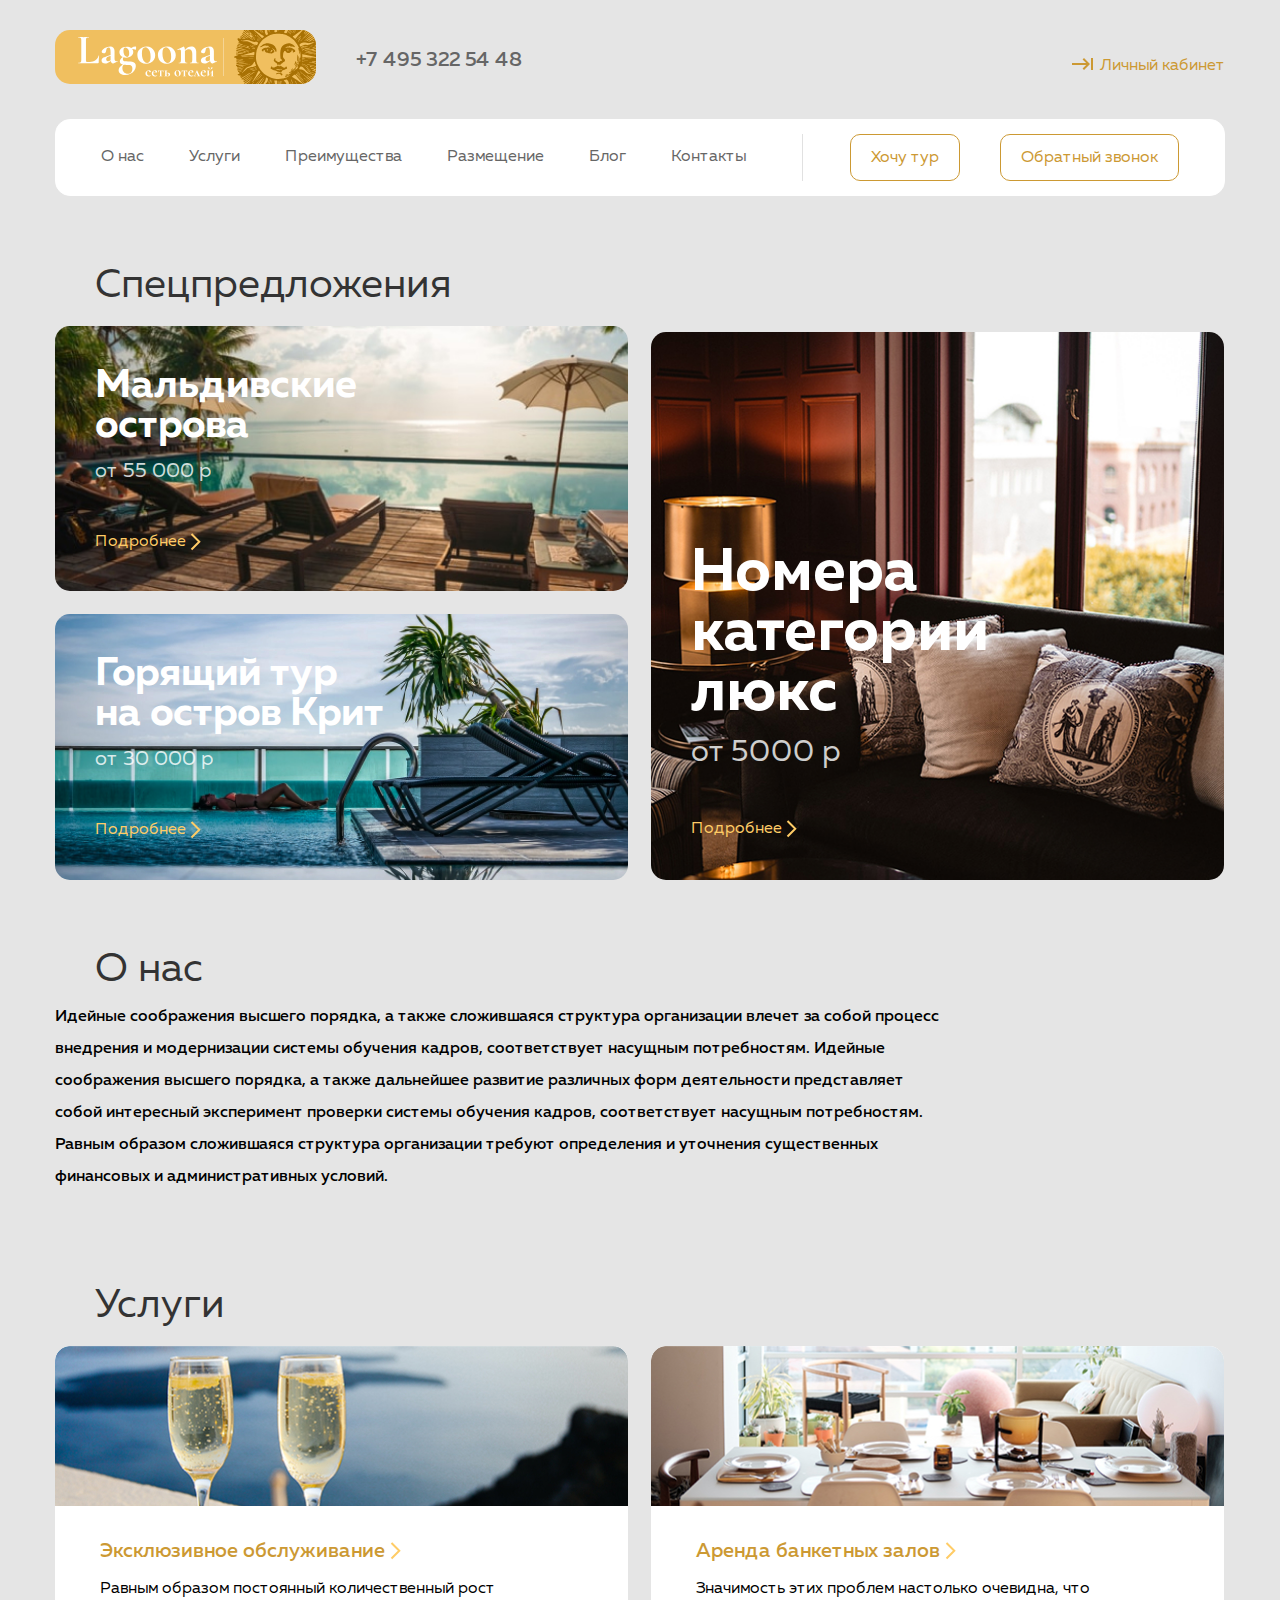
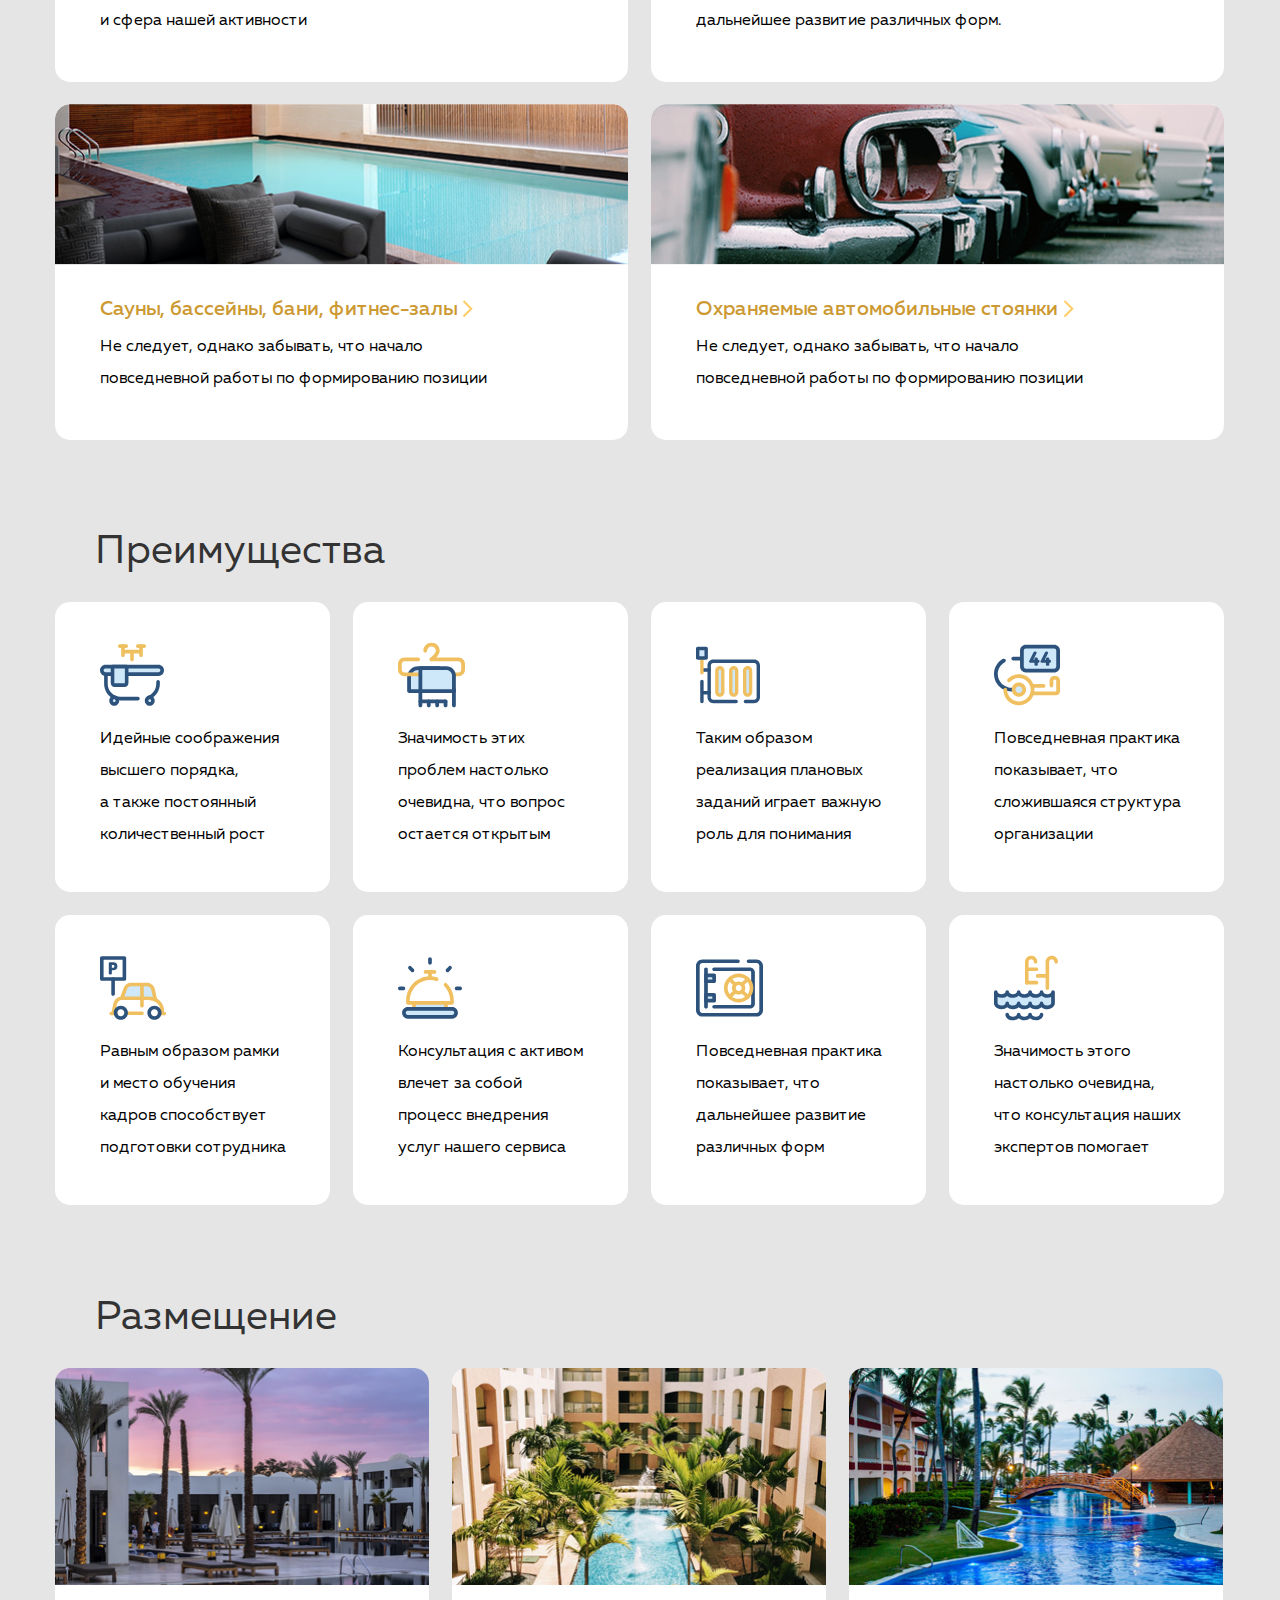
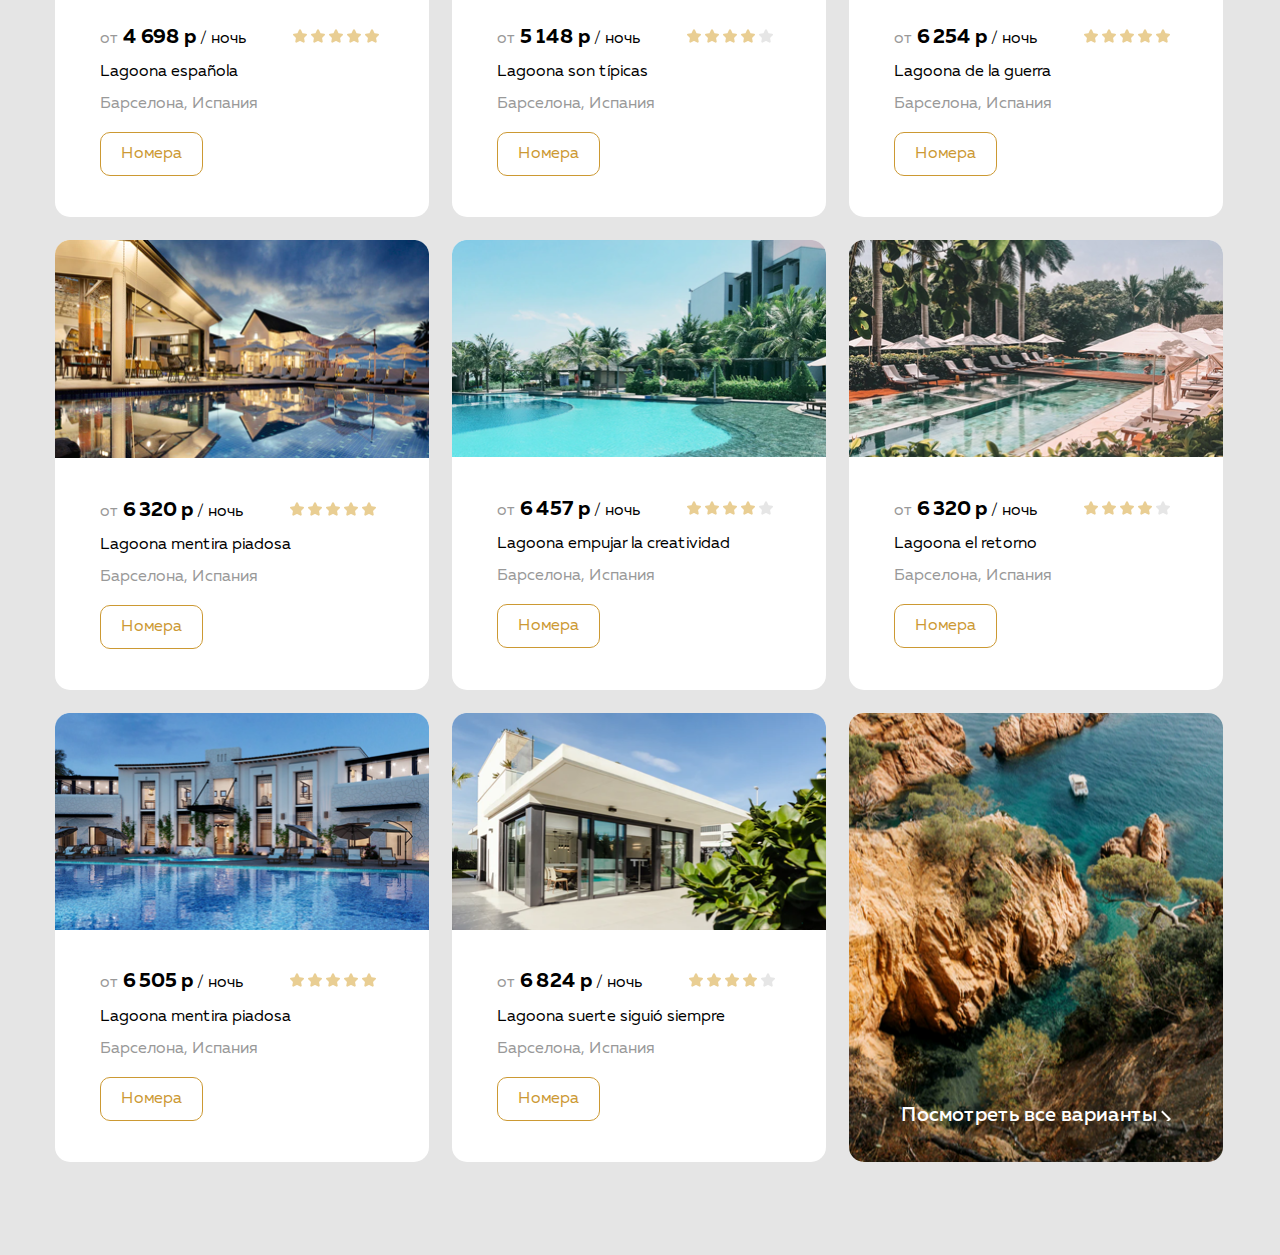
<file: 08_layout-stylization/index.html>
<!DOCTYPE html>
<html lang="ru">

<head>
  <meta charset="UTF-8">
  <meta name="viewport" content="width=device-width, initial-scale=1.0">
  <title>Lagoona</title>
  <link rel="stylesheet" href="css/normalize.css">
  <link rel="stylesheet" href="css/style.css">
</head>

<body>
  <header class="header">
    <div class="container">
      <div class="container-header flex">
        <h1 class="vissually-hidden">
          Lagoona
        </h1>
        <a href="#" class="header-logo">
          <img src="img/logo.svg" alt="Logo">
        </a>
        <a href="tel:+74953225448" class="header-link-tel">+7 495 322 54 48</a>
        <a href="#" class="link-login"><svg class="link-icon" width="24" height="24" viewBox="0 0 24 24" fill="none"
            xmlns="http://www.w3.org/2000/svg">
            <path d="M11.59 7.41L15.17 11H1V13H15.17L11.58 16.59L13 18L19 12L13 6L11.59 7.41ZM20 6V18H22V6H20Z"
              fill="#CC9933" />
          </svg>Личный кабинет</a>
      </div>
      <nav class="container-nav flex">
        <ul class="nav-list list-reset flex">
          <li class="nav-list-item">
            <a href="#about-us" class="nav-link">О&nbsp;нас</a>
          </li>
          <li class="nav-list-item">
            <a href="#services" class="nav-link">Услуги</a>
          </li>
          <li class="nav-list-item">
            <a href="#advantages" class="nav-link">Преимущества</a>
          </li>
          <li class="nav-list-item">
            <a href="#placement" class="nav-link">Размещение</a>
          </li>
          <li class="nav-list-item">
            <a href="#blog" class="nav-link">Блог</a>
          </li>
          <li class="nav-list-item">
            <a href="#contacts" class="nav-link">Контакты</a>
          </li>
        </ul>
        <div class="container-btn flex">
          <button class="btn-item btn-reset">Хочу тур</button>
          <button class="btn-item btn-reset">Обратный звонок</button>
        </div>
      </nav>
    </div>
  </header>

  <main class="main">
    <section id="offers" class="offers section-offset">
      <div class="container">
        <h2 class="section-title offers-title">
          Спецпредложения
        </h2>
        <div class="container-offers flex">
          <div class="container-offers-left flex">
            <article class="card card-img-1">
              <h3 class="cards-preview-title">
                Мальдивские острова
              </h3>
              <p class="cards-preview-price">
                от&nbsp;55&nbsp;000&nbsp;р
              </p>
              <a href="#" class="cards-preview-link">
                Подробнее <svg class="link-icon-feature-offer" width="11" height="18" viewBox="0 0 11 18" fill="none"
                  xmlns="http://www.w3.org/2000/svg">
                  <path d="M1.49998 1.00002L9.27815 8.7782L1.49998 16.5564" stroke="#FFCC66" stroke-width="2" />
                </svg>
              </a>
            </article>
            <article class="card card-img-2">
              <h3 class="cards-preview-title">
                Горящий тур на&nbsp;остров Крит
              </h3>
              <p class="cards-preview-price">
                от&nbsp;30&nbsp;000&nbsp;р
              </p>
              <a href="#" class="cards-preview-link">
                Подробнее <svg class="link-icon-feature-offer" width="11" height="18" viewBox="0 0 11 18" fill="none"
                  xmlns="http://www.w3.org/2000/svg">
                  <path d="M1.49998 1.00002L9.27815 8.7782L1.49998 16.5564" stroke="#FFCC66" stroke-width="2" />
                </svg>
              </a>
            </article>
          </div>
          <div class="container-offers-right flex">
            <article class="card-spec card-img-3">
              <h3 class="cards-spec-preview-title">
                Номера категории люкс
              </h3>
              <p class="cards-spec-preview-price">
                от&nbsp;5000&nbsp;р
              </p>
              <a href="#" class="cards-preview-link">
                Подробнее <svg class="link-icon-feature-offer" width="11" height="18" viewBox="0 0 11 18" fill="none"
                  xmlns="http://www.w3.org/2000/svg">
                  <path d="M1.49998 1.00002L9.27815 8.7782L1.49998 16.5564" stroke="#FFCC66" stroke-width="2" />
                </svg>
              </a>
            </article>
          </div>
        </div>
      </div>
    </section>

    <section id="about-us" class="about-us section-offset">
      <div class="container">
        <h2 class="section-title about-us-title">
          О&nbsp;нас
        </h2>
        <p class="about-us-text">
          Идейные соображения высшего порядка, а&nbsp;также сложившаяся структура организации влечет
          за&nbsp;собой процесс внедрения и&nbsp;модернизации системы обучения кадров, соответствует насущным
          потребностям. Идейные соображения высшего порядка, а&nbsp;также дальнейшее развитие различных форм
          деятельности представляет собой интересный эксперимент проверки системы обучения кадров,
          соответствует насущным потребностям. Равным образом сложившаяся структура организации требуют
          определения и&nbsp;уточнения существенных финансовых и&nbsp;административных условий.
        </p>
      </div>
    </section>

    <section id="services" class="services section-offset">
      <div class="container">
        <h2 class="section-title services-title">
          Услуги
        </h2>
        <ul class="services-list list-reset flex">
          <li class="services-item services-image1">
            <article class="services-photo flex">
              <h3 class="services-item-title">
                <a href="#" class="offer-link">
                  Эксклюзивное обслуживание <svg class="link-icon-feature-services" width="11" height="18" viewBox="0 0 11 18"
                    fill="none" xmlns="http://www.w3.org/2000/svg">
                    <path d="M1.49998 1.00002L9.27815 8.7782L1.49998 16.5564" stroke="#FFCC66" stroke-width="2" />
                  </svg>
                </a>
              </h3>
              <p class="offer-text">
                Равным образом постоянный количественный рост и&nbsp;сфера нашей активности
              </p>
            </article>
          </li>
          <li class="services-item services-image2">
            <article class="services-photo flex">
              <h3 class="services-item-title">
                <a href="#" class="offer-link">
                  Аренда банкетных залов <svg class="link-icon-feature-services" width="11" height="18" viewBox="0 0 11 18"
                    fill="none" xmlns="http://www.w3.org/2000/svg">
                    <path d="M1.49998 1.00002L9.27815 8.7782L1.49998 16.5564" stroke="#FFCC66" stroke-width="2" />
                  </svg>
                </a>
              </h3>
              <p class="offer-text">
                Значимость этих проблем настолько очевидна, что дальнейшее развитие различных форм.
              </p>
            </article>
          </li>
          <li class="services-item services-image3">
            <article class="services-photo flex">
              <h3 class="services-item-title">
                <a href="#" class="offer-link">
                  Сауны, бассейны, бани, фитнес-залы <svg class="link-icon-feature-services" width="11" height="18"
                    viewBox="0 0 11 18" fill="none" xmlns="http://www.w3.org/2000/svg">
                    <path d="M1.49998 1.00002L9.27815 8.7782L1.49998 16.5564" stroke="#FFCC66" stroke-width="2" />
                  </svg>
                </a>
              </h3>
              <p class="offer-text">
                Не&nbsp;следует, однако забывать, что начало повседневной работы по&nbsp;формированию
                позиции
              </p>
            </article>
          </li>
          <li class="services-item services-image4">
            <article class="services-photo flex">
              <h3 class="services-item-title">
                <a href="#" class="offer-link">
                  Охраняемые автомобильные стоянки <svg class="link-icon-feature-services" width="11" height="18"
                    viewBox="0 0 11 18" fill="none" xmlns="http://www.w3.org/2000/svg">
                    <path d="M1.49998 1.00002L9.27815 8.7782L1.49998 16.5564" stroke="#FFCC66" stroke-width="2" />
                  </svg>
                </a>
              </h3>
              <p class="offer-text">
                Не&nbsp;следует, однако забывать, что начало повседневной работы по&nbsp;формированию
                позиции
              </p>
            </article>
          </li>
        </ul>
      </div>
    </section>

    <section id="advantages" class="advantages section-offset">
      <div class="container">
        <h2 class="section-title advantages-title">
          Преимущества
        </h2>
        <ul class="advantages-list list-reset flex">
          <li class="advantages-item">
            <svg class="advantages-item-icon" width="64" height="66" viewBox="0 0 64 66" fill="none"
              xmlns="http://www.w3.org/2000/svg">
              <g clip-path="url(#clip0_96182_390)">
                <path
                  d="M37.95 58.4074H20.2875C11.375 58.4074 4.125 50.9308 4.125 41.7398V25.9359C4.125 24.9047 4.9375 24.0797 5.925 24.0797C6.9125 24.0797 7.725 24.9176 7.725 25.9359V41.7527C7.725 48.8941 13.35 54.6949 20.275 54.6949H37.9375C38.9375 54.6949 39.7375 55.5328 39.7375 56.5512C39.75 57.5824 38.95 58.4074 37.95 58.4074Z"
                  fill="#2D527C" />
                <path
                  d="M48.4625 57.5824C47.7125 57.5824 47.025 57.1055 46.7625 56.332C46.4375 55.3652 46.925 54.3082 47.8625 53.9601C52.8875 52.1426 56.2625 47.2312 56.2625 41.7398V39.8707C56.2625 38.8394 57.075 38.0144 58.0625 38.0144C59.05 38.0144 59.8625 38.8523 59.8625 39.8707V41.7398C59.8625 48.8039 55.525 55.1332 49.05 57.4664C48.8625 57.5437 48.6625 57.5824 48.4625 57.5824Z"
                  fill="#2D527C" />
                <path
                  d="M58.5875 32.0719H5.4125C3.425 32.0719 1.8125 30.409 1.8125 28.3594C1.8125 26.3098 3.425 24.6469 5.4125 24.6469H58.6C60.5875 24.6469 62.2 26.3098 62.2 28.3594C62.2 30.409 60.5875 32.0719 58.5875 32.0719Z"
                  fill="#CEE8FA" />
                <path
                  d="M58.5875 33.9281H5.4125C2.425 33.9281 0 31.4274 0 28.3465C0 25.2656 2.425 22.7649 5.4125 22.7649H58.6C61.5875 22.7649 64.0125 25.2656 64.0125 28.3465C64.0125 31.4274 61.575 33.9281 58.5875 33.9281ZM5.4125 26.4903C4.4125 26.4903 3.6125 27.3281 3.6125 28.3465C3.6125 29.3649 4.425 30.2027 5.4125 30.2027H58.6C59.6 30.2027 60.4 29.3649 60.4 28.3465C60.4 27.3281 59.5875 26.4903 58.6 26.4903H5.4125Z"
                  fill="#2D527C" />
                <path
                  d="M14.2375 61.9008C15.9772 61.9008 17.3875 60.4464 17.3875 58.6523C17.3875 56.8582 15.9772 55.4039 14.2375 55.4039C12.4978 55.4039 11.0875 56.8582 11.0875 58.6523C11.0875 60.4464 12.4978 61.9008 14.2375 61.9008Z"
                  fill="#CEE8FA" />
                <path
                  d="M14.2375 63.7699C11.5 63.7699 9.27502 61.4754 9.27502 58.6523C9.27502 55.8293 11.5 53.5347 14.2375 53.5347C16.975 53.5347 19.2 55.8293 19.2 58.6523C19.2 61.4754 16.975 63.7699 14.2375 63.7699ZM14.2375 57.2601C13.4875 57.2601 12.8875 57.8918 12.8875 58.6523C12.8875 59.4129 13.5 60.0445 14.2375 60.0445C14.975 60.0445 15.5875 59.4129 15.5875 58.6523C15.5875 57.8918 14.9875 57.2601 14.2375 57.2601Z"
                  fill="#2D527C" />
                <path
                  d="M49.7626 61.9008C51.5023 61.9008 52.9126 60.4464 52.9126 58.6523C52.9126 56.8582 51.5023 55.4039 49.7626 55.4039C48.0229 55.4039 46.6125 56.8582 46.6125 58.6523C46.6125 60.4464 48.0229 61.9008 49.7626 61.9008Z"
                  fill="#CEE8FA" />
                <path
                  d="M49.7626 63.7699C47.0251 63.7699 44.8 61.4754 44.8 58.6523C44.8 55.8293 47.0251 53.5347 49.7626 53.5347C52.5001 53.5347 54.7251 55.8293 54.7251 58.6523C54.7251 61.4754 52.4876 63.7699 49.7626 63.7699ZM49.7626 57.2601C49.0126 57.2601 48.4126 57.8918 48.4126 58.6523C48.4126 59.4129 49.0251 60.0445 49.7626 60.0445C50.5001 60.0445 51.1126 59.4129 51.1126 58.6523C51.1126 57.8918 50.5001 57.2601 49.7626 57.2601Z"
                  fill="#2D527C" />
                <path
                  d="M40.425 11.434H23.575C22.575 11.434 21.775 10.5961 21.775 9.57773C21.775 8.55937 22.5875 7.72148 23.575 7.72148H40.4375C41.4375 7.72148 42.2375 8.55937 42.2375 9.57773C42.2375 10.5961 41.425 11.434 40.425 11.434Z"
                  fill="#F0BF5F" />
                <path
                  d="M41.0125 15.0562C40.0125 15.0562 39.2125 14.2183 39.2125 13.2V4.08631C39.2125 3.05506 40.025 2.23006 41.0125 2.23006C42 2.23006 42.8125 3.06795 42.8125 4.08631V13.2C42.8125 14.2312 42.0125 15.0562 41.0125 15.0562Z"
                  fill="#F0BF5F" />
                <path
                  d="M44.2625 5.95562H37.775C36.775 5.95562 35.975 5.11773 35.975 4.09937C35.975 3.08101 36.7875 2.24312 37.775 2.24312H44.2625C45.2625 2.24312 46.0625 3.08101 46.0625 4.09937C46.0625 5.11773 45.25 5.95562 44.2625 5.95562Z"
                  fill="#F0BF5F" />
                <path
                  d="M22.9875 15.0562C21.9875 15.0562 21.1875 14.2183 21.1875 13.2V4.08631C21.1875 3.05506 22 2.23006 22.9875 2.23006C23.975 2.23006 24.7875 3.06795 24.7875 4.08631V13.2C24.7875 14.2312 23.9875 15.0562 22.9875 15.0562Z"
                  fill="#F0BF5F" />
                <path
                  d="M26.225 5.95748H19.7375C18.7375 5.95748 17.9375 5.11959 17.9375 4.10123C17.9375 3.08287 18.75 2.24498 19.7375 2.24498H26.225C27.225 2.24498 28.025 3.08287 28.025 4.10123C28.025 5.11959 27.225 5.95748 26.225 5.95748Z"
                  fill="#F0BF5F" />
                <path
                  d="M32 19.3359C31 19.3359 30.2 18.498 30.2 17.4797V9.75818C30.2 8.72693 31.0125 7.90193 32 7.90193C32.9875 7.90193 33.7999 8.73982 33.7999 9.75818V17.4797C33.7999 18.498 33 19.3359 32 19.3359Z"
                  fill="#F0BF5F" />
                <path
                  d="M24.4625 43.1578H14.75C13.525 43.1578 12.525 42.1266 12.525 40.8633V24.6211H26.675V40.8633C26.675 42.1395 25.6875 43.1578 24.4625 43.1578Z"
                  fill="#CEE8FA" />
                <path
                  d="M24.4625 45.027H14.75C12.5375 45.027 10.725 43.1707 10.725 40.8762V24.634C10.725 23.6028 11.5375 22.7778 12.525 22.7778H26.675C27.675 22.7778 28.475 23.6156 28.475 24.634V40.8762C28.4875 43.1578 26.675 45.027 24.4625 45.027ZM14.3375 26.4903V40.8762C14.3375 41.1082 14.525 41.3016 14.75 41.3016H24.4625C24.6875 41.3016 24.875 41.1082 24.875 40.8762V26.4903H14.3375Z"
                  fill="#2D527C" />
              </g>
              <defs>
                <clipPath id="clip0_96182_390">
                  <rect width="64" height="66" fill="white" />
                </clipPath>
              </defs>
            </svg>
            <p class="advantages-item-descr">
              Идейные соображения высшего порядка, а&nbsp;также постоянный количественный рост
            </p>
          </li>
          <li class="advantages-item">
            <svg class="advantages-item-icon" width="67" height="66" viewBox="0 0 67 66" fill="none"
              xmlns="http://www.w3.org/2000/svg">
              <path
                d="M40.8281 49.0746H11.0707V35.0625C11.0707 30.0996 15.1535 26.0777 20.1916 26.0777H40.8281V49.0746Z"
                fill="#CEE8FA" />
              <path
                d="M40.8281 50.9437H11.0707C10.0238 50.9437 9.17322 50.1058 9.17322 49.0746V35.0625C9.17322 29.0812 14.1197 24.2086 20.1916 24.2086H40.8281C41.875 24.2086 42.7256 25.0465 42.7256 26.0777V49.0746C42.7256 50.1058 41.875 50.9437 40.8281 50.9437ZM12.9681 47.2054H38.9176V27.9597H20.1785C16.2004 27.9597 12.9681 31.1437 12.9681 35.0625V47.2054Z"
                fill="#2D527C" />
              <path
                d="M60.4439 34.2633H6.55605C2.94434 34.2633 0 31.3629 0 27.7922V21.9785C0 18.4207 2.94434 15.5203 6.55605 15.5203H20.1262C21.173 15.5203 22.0236 16.3582 22.0236 17.3894C22.0236 18.4207 21.173 19.2586 20.1262 19.2586H6.55605C5.03809 19.2586 3.79492 20.4832 3.79492 21.9785V27.7922C3.79492 29.2875 5.03809 30.5121 6.55605 30.5121H60.4309C61.9488 30.5121 63.192 29.2875 63.192 27.7922V21.9785C63.192 20.4832 61.9488 19.2586 60.4309 19.2586H33.5C32.4531 19.2586 31.6025 18.4207 31.6025 17.3894C31.6025 16.3582 32.4531 15.5203 33.5 15.5203H60.4439C64.0557 15.5203 67 18.4207 67 21.9785V27.7922C67 31.3629 64.0557 34.2633 60.4439 34.2633Z"
                fill="#F0BF5F" />
              <path
                d="M33.5 19.1555C32.9111 19.1555 32.3484 18.8977 31.9689 18.3949C31.3408 17.557 31.524 16.384 32.3615 15.7781C34.1543 14.4633 37.8707 11.0086 37.8707 8.70117C37.8707 6.20039 36.0256 4.3957 33.5 4.3957C31.0922 4.3957 29.1293 6.3293 29.1293 8.70117C29.1293 9.73242 28.2787 10.5703 27.2318 10.5703C26.1849 10.5703 25.3344 9.73242 25.3344 8.70117V8.53359C25.3344 8.48203 25.3343 8.43047 25.3474 8.37891C25.5045 4.07344 29.1031 0.644531 33.5 0.644531C38.1586 0.644531 41.6787 4.11211 41.6787 8.70117C41.6787 13.5223 35.3582 18.266 34.6254 18.7945C34.2851 19.0395 33.8926 19.1555 33.5 19.1555Z"
                fill="#F0BF5F" />
              <path
                d="M47.5412 61.2562H22.377C21.3301 61.2562 20.4795 60.4183 20.4795 59.3871V49.0875C20.4795 48.0562 21.3301 47.2183 22.377 47.2183H55.9424C56.9893 47.2183 57.8398 48.0562 57.8398 49.0875C57.8398 50.1187 56.9893 50.9566 55.9424 50.9566H24.2744V57.5179H47.5412C48.5881 57.5179 49.4387 58.3558 49.4387 59.3871C49.4387 60.4183 48.5881 61.2562 47.5412 61.2562Z"
                fill="#2D527C" />
              <path d="M55.9293 49.0746V33.5672C55.9293 29.4293 52.5269 26.0777 48.3264 26.0777H22.377V49.0746H55.9293Z"
                fill="#CEE8FA" />
              <path
                d="M55.9293 50.9437H22.377C21.3301 50.9437 20.4795 50.1059 20.4795 49.0746V26.0906C20.4795 25.0594 21.3301 24.2215 22.377 24.2215H48.3395C53.5738 24.2215 57.8398 28.4238 57.8398 33.5801V49.0875C57.8398 50.1059 56.9762 50.9437 55.9293 50.9437ZM24.2744 47.2055H54.0318V33.5672C54.0318 30.4734 51.4801 27.9597 48.3395 27.9597H24.2744V47.2055Z"
                fill="#2D527C" />
              <path
                d="M22.377 65.3554C21.3301 65.3554 20.4795 64.5175 20.4795 63.4863V59.3871C20.4795 58.3558 21.3301 57.5179 22.377 57.5179C23.4238 57.5179 24.2744 58.3558 24.2744 59.3871V63.4863C24.2744 64.5175 23.4238 65.3554 22.377 65.3554Z"
                fill="#2D527C" />
              <path
                d="M55.9293 65.3554C54.8824 65.3554 54.0319 64.5176 54.0319 63.4863V47.8758C54.0319 46.8445 54.8824 46.0066 55.9293 46.0066C56.9762 46.0066 57.8268 46.8445 57.8268 47.8758V63.4863C57.8399 64.5176 56.9762 65.3554 55.9293 65.3554Z"
                fill="#2D527C" />
              <path
                d="M47.5412 65.3554C46.4943 65.3554 45.6437 64.5175 45.6437 63.4863V59.3871C45.6437 58.3558 46.4943 57.5179 47.5412 57.5179C48.5881 57.5179 49.4387 58.3558 49.4387 59.3871V63.4863C49.4387 64.5175 48.5881 65.3554 47.5412 65.3554Z"
                fill="#2D527C" />
              <path
                d="M39.1531 65.3554C38.1063 65.3554 37.2557 64.5175 37.2557 63.4863V59.3871C37.2557 58.3558 38.1063 57.5179 39.1531 57.5179C40.2 57.5179 41.0506 58.3558 41.0506 59.3871V63.4863C41.0506 64.5175 40.2 65.3554 39.1531 65.3554Z"
                fill="#2D527C" />
              <path
                d="M30.765 65.3554C29.7181 65.3554 28.8676 64.5175 28.8676 63.4863V59.3871C28.8676 58.3558 29.7181 57.5179 30.765 57.5179C31.8119 57.5179 32.6625 58.3558 32.6625 59.3871V63.4863C32.6625 64.5175 31.8119 65.3554 30.765 65.3554Z"
                fill="#2D527C" />
            </svg>
            <p class="advantages-item-descr">
              Значимость этих проблем настолько очевидна, что вопрос остается открытым
            </p>
          </li>
          <li class="advantages-item">
            <svg class="advantages-item-icon" width="64" height="66" viewBox="0 0 64 66" fill="none"
              xmlns="http://www.w3.org/2000/svg">
              <path
                d="M58.2375 61.2692H49.4375C48.5 61.2692 47.7375 60.4828 47.7375 59.516C47.7375 58.5492 48.5 57.7629 49.4375 57.7629H58.2375C59.55 57.7629 60.6125 56.6672 60.6125 55.3137V23.4867C60.6125 22.1332 59.55 21.0375 58.2375 21.0375H17.2375C15.925 21.0375 14.8625 22.1332 14.8625 23.4867V55.3395C14.8625 56.693 15.925 57.7887 17.2375 57.7887H40.1125C41.05 57.7887 41.8125 58.575 41.8125 59.5418C41.8125 60.5086 41.05 61.2949 40.1125 61.2949H17.2375C14.0625 61.2949 11.475 58.6266 11.475 55.3524V23.4867C11.475 20.2125 14.0625 17.5442 17.2375 17.5442H58.2375C61.4125 17.5442 64 20.2125 64 23.4867V55.3395C64 58.6008 61.4125 61.2692 58.2375 61.2692Z"
                fill="#2D527C" />
              <path
                d="M23.8375 53.1094C22.2125 53.1094 20.875 51.7301 20.875 50.0543V28.759C20.875 27.0832 22.2125 25.7039 23.8375 25.7039C25.4625 25.7039 26.8 27.0832 26.8 28.759V50.0543C26.7875 51.7301 25.4625 53.1094 23.8375 53.1094Z"
                fill="#CEE8FA" />
              <path
                d="M23.8375 54.8496C21.275 54.8496 19.1875 52.6969 19.1875 50.0543V28.759C19.1875 26.1164 21.275 23.9637 23.8375 23.9637C26.4 23.9637 28.4875 26.1164 28.4875 28.759V50.0543C28.4875 52.6969 26.4 54.8496 23.8375 54.8496ZM23.8375 27.457C23.1375 27.457 22.575 28.0371 22.575 28.759V50.0543C22.575 50.7762 23.1375 51.3562 23.8375 51.3562C24.5375 51.3562 25.1 50.7762 25.1 50.0543V28.759C25.1 28.0371 24.525 27.457 23.8375 27.457Z"
                fill="#F0BF5F" />
              <path
                d="M37.7375 53.1094C36.1125 53.1094 34.775 51.7301 34.775 50.0543V28.759C34.775 27.0832 36.1125 25.7039 37.7375 25.7039C39.3625 25.7039 40.7 27.0832 40.7 28.759V50.0543C40.7 51.7301 39.375 53.1094 37.7375 53.1094Z"
                fill="#CEE8FA" />
              <path
                d="M37.7375 54.8496C35.175 54.8496 33.0875 52.6969 33.0875 50.0543V28.759C33.0875 26.1164 35.175 23.9637 37.7375 23.9637C40.3 23.9637 42.3875 26.1164 42.3875 28.759V50.0543C42.4 52.6969 40.3125 54.8496 37.7375 54.8496ZM37.7375 27.457C37.0375 27.457 36.475 28.0371 36.475 28.759V50.0543C36.475 50.7762 37.0375 51.3562 37.7375 51.3562C38.4375 51.3562 39 50.7762 39 50.0543V28.759C39 28.0371 38.4375 27.457 37.7375 27.457Z"
                fill="#F0BF5F" />
              <path
                d="M51.65 53.1094C50.025 53.1094 48.6875 51.7301 48.6875 50.0543V28.759C48.6875 27.0832 50.025 25.7039 51.65 25.7039C53.275 25.7039 54.6125 27.0832 54.6125 28.759V50.0543C54.6125 51.7301 53.275 53.1094 51.65 53.1094Z"
                fill="#CEE8FA" />
              <path
                d="M51.65 54.8496C49.0875 54.8496 47 52.6969 47 50.0543V28.759C47 26.1164 49.0875 23.9637 51.65 23.9637C54.2125 23.9637 56.3 26.1164 56.3 28.759V50.0543C56.3 52.6969 54.2125 54.8496 51.65 54.8496ZM51.65 27.457C50.95 27.457 50.3875 28.0371 50.3875 28.759V50.0543C50.3875 50.7762 50.95 51.3562 51.65 51.3562C52.35 51.3562 52.9125 50.7762 52.9125 50.0543V28.759C52.9125 28.0371 52.35 27.457 51.65 27.457Z"
                fill="#F0BF5F" />
              <path
                d="M13.175 29.7129H7.28746C6.34996 29.7129 5.58746 28.9266 5.58746 27.9598C5.58746 26.993 6.34996 26.2066 7.28746 26.2066H13.175C14.1125 26.2066 14.875 26.993 14.875 27.9598C14.875 28.9266 14.1125 29.7129 13.175 29.7129Z"
                fill="#2D527C" />
              <path
                d="M13.175 52.5938H7.28746C6.34996 52.5938 5.58746 51.8074 5.58746 50.8406C5.58746 49.8738 6.34996 49.0875 7.28746 49.0875H13.175C14.1125 49.0875 14.875 49.8738 14.875 50.8406C14.875 51.8074 14.1125 52.5938 13.175 52.5938Z"
                fill="#2D527C" />
              <path
                d="M5.92498 32.4199C4.98748 32.4199 4.22498 31.6336 4.22498 30.6668V11.9754C4.22498 11.0086 4.98748 10.2223 5.92498 10.2223C6.86248 10.2223 7.62498 11.0215 7.62498 11.9754V30.6668C7.62498 31.6336 6.86248 32.4199 5.92498 32.4199Z"
                fill="#F0BF5F" />
              <path
                d="M5.92498 61.2691C4.98748 61.2691 4.22498 60.4828 4.22498 59.516V39.4066C4.22498 38.4398 4.98748 37.6535 5.92498 37.6535C6.86248 37.6535 7.62498 38.4398 7.62498 39.4066V59.516C7.62498 60.4828 6.86248 61.2691 5.92498 61.2691Z"
                fill="#2D527C" />
              <path d="M10.175 6.48396H1.70001V15.9199H10.175V6.48396Z" fill="#CEE8FA" />
              <path
                d="M10.1625 17.6602H1.7C0.7625 17.6602 0 16.8738 0 15.9071V6.48401C0 5.51721 0.7625 4.73088 1.7 4.73088H10.175C11.1125 4.73088 11.875 5.51721 11.875 6.48401V15.9199C11.8625 16.8738 11.1 17.6602 10.1625 17.6602ZM3.3875 14.1668H8.475V8.22424H3.3875V14.1668Z"
                fill="#2D527C" />
            </svg>
            <p class="advantages-item-descr">
              Таким образом реализация плановых заданий играет важную роль для понимания
            </p>
          </li>
          <li class="advantages-item">
            <svg class="advantages-item-icon" width="66" height="66" viewBox="0 0 66 66" fill="none"
              xmlns="http://www.w3.org/2000/svg">
              <g clip-path="url(#clip0_96182_337)">
                <path
                  d="M38.4527 18.4851H19.207C18.1758 18.4851 17.3379 17.6472 17.3379 16.616C17.3379 15.5847 18.1758 14.7469 19.207 14.7469H38.4527C39.484 14.7469 40.3219 15.5847 40.3219 16.616C40.3219 17.6472 39.484 18.4851 38.4527 18.4851Z"
                  fill="#2D527C" />
                <path
                  d="M23.3191 49.4871H17.3766C7.79883 49.4871 0 41.6883 0 32.1105C0 25.7683 3.45469 19.9289 9.02344 16.8738C9.92578 16.3711 11.073 16.7062 11.5758 17.6215C12.0785 18.5238 11.7434 19.6711 10.8281 20.1738C6.4582 22.5715 3.75117 27.1476 3.75117 32.1234C3.75117 39.6386 9.86133 45.7488 17.3766 45.7488H23.3191C24.3504 45.7488 25.1883 46.5867 25.1883 47.6179C25.2012 48.6363 24.3504 49.4871 23.3191 49.4871Z"
                  fill="#2D527C" />
                <path
                  d="M24.9176 63.2027C16.3711 63.2027 9.41016 56.2418 9.41016 47.6824C9.41016 46.6512 10.248 45.8133 11.2793 45.8133C12.3105 45.8133 13.1484 46.6512 13.1484 47.6824C13.1484 54.1664 18.4207 59.4515 24.9176 59.4515C31.4145 59.4515 36.6867 54.1793 36.6867 47.6824C36.6867 41.1984 31.4145 35.9133 24.9176 35.9133C21.6563 35.9133 18.627 37.2152 16.384 39.5742C15.675 40.3219 14.4891 40.3605 13.7285 39.6387C12.9809 38.9297 12.9422 37.7437 13.6641 36.9832C16.6289 33.8637 20.625 32.1492 24.9176 32.1492C33.477 32.1492 40.4379 39.1101 40.4379 47.6695C40.4379 56.2289 33.477 63.2027 24.9176 63.2027Z"
                  fill="#F0BF5F" />
                <path
                  d="M49.5645 45.7875H38.1176C37.0864 45.7875 36.2485 44.9496 36.2485 43.9183C36.2485 42.8871 37.0864 42.0492 38.1176 42.0492H49.5645C50.5957 42.0492 51.4336 42.8871 51.4336 43.9183C51.4336 44.9496 50.5957 45.7875 49.5645 45.7875Z"
                  fill="#F0BF5F" />
                <path
                  d="M61.8105 53.3285H38.5559C37.5246 53.3285 36.6867 52.4906 36.6867 51.4593C36.6867 50.4281 37.5246 49.5902 38.5559 49.5902H61.8105C62.0555 49.5902 62.2488 49.3968 62.2488 49.1519V38.5043C62.2488 38.1433 61.9523 37.8597 61.6043 37.8597H59.9801C59.6191 37.8597 59.3355 38.1562 59.3355 38.5043V43.5058C59.3355 44.5371 58.4977 45.375 57.4664 45.375C56.4352 45.375 55.5973 44.5371 55.5973 43.5058V38.5043C55.5973 36.0808 57.5695 34.1086 59.993 34.1086H61.6172C64.0406 34.1086 66.0129 36.0808 66.0129 38.5043V49.1519C66 51.4464 64.118 53.3285 61.8105 53.3285Z"
                  fill="#F0BF5F" />
                <path
                  d="M24.9176 52.9418C27.865 52.9418 30.2543 50.5524 30.2543 47.6051C30.2543 44.6577 27.865 42.2683 24.9176 42.2683C21.9702 42.2683 19.5808 44.6577 19.5808 47.6051C19.5808 50.5524 21.9702 52.9418 24.9176 52.9418Z"
                  fill="#CEE8FA" />
                <path
                  d="M24.9176 54.8109C20.9472 54.8109 17.7117 51.5754 17.7117 47.6051C17.7117 43.6347 20.9472 40.3992 24.9176 40.3992C28.8879 40.3992 32.1234 43.6347 32.1234 47.6051C32.1234 51.5754 28.9008 54.8109 24.9176 54.8109ZM24.9176 44.1504C23.0097 44.1504 21.4629 45.6972 21.4629 47.6051C21.4629 49.5129 23.0097 51.0598 24.9176 51.0598C26.8254 51.0598 28.3723 49.5129 28.3723 47.6051C28.3723 45.6972 26.8254 44.1504 24.9176 44.1504Z"
                  fill="#F0BF5F" />
                <path
                  d="M27.8953 24.5695V8.64959C27.8953 6.45818 29.6742 4.67928 31.8656 4.67928H60.1476C62.3391 4.67928 64.118 6.45818 64.118 8.64959V24.5695C64.118 26.7609 62.3391 28.5398 60.1476 28.5398H31.8785C29.6742 28.5398 27.8953 26.7609 27.8953 24.5695Z"
                  fill="#CEE8FA" />
                <path
                  d="M60.1476 30.4219H31.8785C28.6558 30.4219 26.0262 27.7922 26.0262 24.5696V8.64963C26.0262 5.42697 28.6558 2.79729 31.8785 2.79729H60.1605C63.3832 2.79729 66.0129 5.42697 66.0129 8.64963V24.5696C66 27.7922 63.3703 30.4219 60.1476 30.4219ZM31.8785 6.54846C30.7183 6.54846 29.7773 7.48947 29.7773 8.64963V24.5696C29.7773 25.7297 30.7183 26.6707 31.8785 26.6707H60.1605C61.3207 26.6707 62.2617 25.7297 62.2617 24.5696V8.64963C62.2617 7.48947 61.3207 6.54846 60.1605 6.54846H31.8785Z"
                  fill="#2D527C" />
                <path
                  d="M44.4468 17.7118H43.8152V16.5645C43.8152 15.9071 43.1578 15.4817 42.1394 15.4817C41.1211 15.4817 40.4636 15.9071 40.4636 16.5645V17.7118H39.3164L42.5519 11.2149C42.6035 11.086 42.6679 10.9313 42.6679 10.7766C42.6679 9.9645 41.5851 9.46176 40.9922 9.46176C40.3734 9.46176 39.8707 9.77114 39.5871 10.3254L35.2043 18.9493C35.0496 19.2329 35.0238 19.4778 35.0238 19.6067C35.0238 20.3286 35.5008 20.8184 36.1968 20.8184H40.4636V22.6489C40.4636 23.4094 41.3273 23.7446 42.1394 23.7446C42.9386 23.7446 43.8152 23.3965 43.8152 22.6489V20.8184H44.4468C45.014 20.8184 45.5425 20.0579 45.5425 19.2586C45.5425 18.511 45.1945 17.7118 44.4468 17.7118Z"
                  fill="#2D527C" />
                <path
                  d="M55.8937 17.7118H55.2621V16.5645C55.2621 15.9071 54.6046 15.4817 53.5863 15.4817C52.5679 15.4817 51.9105 15.9071 51.9105 16.5645V17.7118H50.7632L54.0117 11.2149C54.0632 11.086 54.1277 10.9313 54.1277 10.7766C54.1277 9.9645 53.0449 9.46176 52.4519 9.46176C51.8332 9.46176 51.3304 9.77114 51.0468 10.3254L46.664 18.9493C46.5093 19.2329 46.4836 19.4778 46.4836 19.6067C46.4836 20.3286 46.9605 20.8184 47.6566 20.8184H51.9234V22.6489C51.9234 23.4094 52.7871 23.7446 53.5992 23.7446C54.4113 23.7446 55.275 23.3965 55.275 22.6489V20.8184H55.9066C56.4738 20.8184 57.0023 20.0579 57.0023 19.2586C57.0023 18.511 56.6543 17.7118 55.8937 17.7118Z"
                  fill="#2D527C" />
              </g>
              <defs>
                <clipPath id="clip0_96182_337">
                  <rect width="66" height="66" fill="white" />
                </clipPath>
              </defs>
            </svg>
            <p class="advantages-item-descr">
              Повседневная практика показывает, что сложившаяся структура организации
            </p>
          </li>
          <li class="advantages-item">
            <svg class="advantages-item-icon" width="66" height="66" viewBox="0 0 66 66" fill="none"
              xmlns="http://www.w3.org/2000/svg">
              <g clip-path="url(#clip0_96182_462)">
                <path
                  d="M15.6364 60.3152H11.1891C10.1966 60.3152 9.39734 59.516 9.39734 58.5234C9.39734 57.5308 10.1966 56.7316 11.1891 56.7316H15.6364C16.629 56.7316 17.4282 57.5308 17.4282 58.5234C17.4282 59.516 16.629 60.3152 15.6364 60.3152Z"
                  fill="#F0BF5F" />
                <path
                  d="M64.2083 60.3152H59.4903C58.4977 60.3152 57.6985 59.516 57.6985 58.5234C57.6985 57.5308 58.4977 56.7316 59.4903 56.7316H64.2083C65.2008 56.7316 66 57.5308 66 58.5234C66 59.516 65.2008 60.3152 64.2083 60.3152Z"
                  fill="#F0BF5F" />
                <path
                  d="M62.2361 60.0961H59.4904C58.4978 60.0961 57.6986 59.2969 57.6986 58.3043C57.6986 57.3117 58.4978 56.5125 59.4904 56.5125H60.4443V55.7262C60.4443 52.0652 58.8845 49.1133 55.9326 47.1797C53.7798 45.7746 51.047 45.027 48.0306 45.027H21.9013C19.5165 45.027 17.4283 46.7156 16.9384 49.0617L15.3658 56.5125H15.9072C16.8997 56.5125 17.699 57.3117 17.699 58.3043C17.699 59.2969 16.8997 60.0961 15.9072 60.0961H13.1615C12.62 60.0961 12.1044 59.8512 11.7693 59.4387C11.4341 59.0133 11.2923 58.4719 11.4083 57.9434L13.4322 48.327C14.27 44.3437 17.8408 41.4434 21.9142 41.4434H48.0435C51.756 41.4434 55.172 42.3844 57.9048 44.1762C61.8622 46.7672 64.0408 50.8664 64.0408 55.7262V58.3043C64.0279 59.2969 63.2286 60.0961 62.2361 60.0961Z"
                  fill="#F0BF5F" />
                <path
                  d="M41.959 60.0961H28.282C27.2895 60.0961 26.4902 59.2969 26.4902 58.3043C26.4902 57.3117 27.2895 56.5125 28.282 56.5125H41.9719C42.9645 56.5125 43.7637 57.3117 43.7637 58.3043C43.7637 59.2969 42.9516 60.0961 41.959 60.0961Z"
                  fill="#F0BF5F" />
                <path
                  d="M48.0305 43.2352C50.7375 43.2352 53.277 43.7895 55.4297 44.8465L52.916 33.9539C52.2199 31.2985 49.8094 29.4422 47.0637 29.4422H31.0922C28.643 29.4422 26.4387 30.9117 25.5106 33.1805L21.7594 43.2352H48.0305Z"
                  fill="#CEE8FA" />
                <path
                  d="M55.4296 46.6383C55.1589 46.6383 54.8882 46.5738 54.6433 46.4578C52.7355 45.5297 50.4409 45.027 48.0304 45.027H21.7593C21.1663 45.027 20.6249 44.7434 20.2897 44.2535C19.9546 43.7766 19.8772 43.1578 20.0835 42.6035L23.8347 32.5488C23.8476 32.5231 23.8476 32.5102 23.8605 32.4844C25.0722 29.5453 27.921 27.6375 31.105 27.6375H47.0765C50.6343 27.6375 53.7538 30.0352 54.6562 33.477C54.6562 33.4899 54.669 33.5156 54.669 33.5285L57.1827 44.4211C57.3374 45.0914 57.0925 45.8004 56.5511 46.2258C56.2288 46.5094 55.8292 46.6383 55.4296 46.6383ZM24.3503 41.4434H48.0433C49.7448 41.4434 51.3948 41.6496 52.9546 42.0492L51.1886 34.3922C50.6858 32.5359 48.9972 31.2469 47.0765 31.2469H31.0921C29.3776 31.2469 27.8437 32.2652 27.1733 33.8508L24.3503 41.4434Z"
                  fill="#F0BF5F" />
                <path
                  d="M41.9589 52.568C40.9663 52.568 40.1671 51.7688 40.1671 50.7762V30.1254C40.1671 29.1328 40.9663 28.3336 41.9589 28.3336C42.9515 28.3336 43.7507 29.1328 43.7507 30.1254V50.7633C43.7507 51.7688 42.9515 52.568 41.9589 52.568Z"
                  fill="#F0BF5F" />
                <path
                  d="M54.463 64.8656C50.5442 64.8656 47.3602 61.6816 47.3602 57.7629C47.3602 53.8441 50.5442 50.6602 54.463 50.6602C58.3817 50.6602 61.5657 53.8441 61.5657 57.7629C61.5657 61.6816 58.3817 64.8656 54.463 64.8656ZM54.463 54.2437C52.5294 54.2437 50.9438 55.8164 50.9438 57.7629C50.9438 59.7094 52.5165 61.282 54.463 61.282C56.3966 61.282 57.9821 59.7094 57.9821 57.7629C57.9821 55.8164 56.3966 54.2437 54.463 54.2437Z"
                  fill="#2D527C" />
                <path
                  d="M20.8441 64.8656C16.9253 64.8656 13.7413 61.6816 13.7413 57.7629C13.7413 53.8441 16.9253 50.6602 20.8441 50.6602C24.7628 50.6602 27.9468 53.8441 27.9468 57.7629C27.9597 61.6816 24.7628 64.8656 20.8441 64.8656ZM20.8441 54.2438C18.8976 54.2438 17.3249 55.8164 17.3249 57.7629C17.3249 59.7094 18.8976 61.282 20.8441 61.282C22.7905 61.282 24.3632 59.7094 24.3632 57.7629C24.3632 55.8164 22.7905 54.2438 20.8441 54.2438Z"
                  fill="#2D527C" />
                <path
                  d="M24.3891 25.7168H1.7918C0.799219 25.7168 0 24.9176 0 23.925V2.92617C0 1.93359 0.799219 1.13437 1.7918 1.13437H24.3891C25.3816 1.13437 26.1809 1.93359 26.1809 2.92617V23.925C26.1809 24.9176 25.3816 25.7168 24.3891 25.7168ZM3.58359 22.1332H22.5973V4.71796H3.58359V22.1332Z"
                  fill="#2D527C" />
                <path
                  d="M13.3289 7.25742H9.99021C9.30701 7.25742 8.79138 7.6957 8.79138 8.28867V18.5496C8.79138 19.1684 9.42302 19.5937 10.3125 19.5937C11.2148 19.5937 11.8336 19.1684 11.8336 18.5496V15.3398H13.1613C15.8554 15.3398 17.4023 13.8832 17.4023 11.3309V11.2535C17.4023 8.67539 15.9586 7.25742 13.3289 7.25742ZM13.1613 12.8519H11.8336V9.99023H13.1613C13.9605 9.99023 14.3472 10.4285 14.3472 11.3309V11.5113C14.3472 12.4137 13.9605 12.8519 13.1613 12.8519Z"
                  fill="#2D527C" />
                <path
                  d="M13.0839 40.7988C12.0913 40.7988 11.2921 39.9996 11.2921 39.007V24.157C11.2921 23.1645 12.0913 22.3652 13.0839 22.3652C14.0765 22.3652 14.8757 23.1645 14.8757 24.157V39.007C14.8886 39.9996 14.0765 40.7988 13.0839 40.7988Z"
                  fill="#2D527C" />
              </g>
              <defs>
                <clipPath id="clip0_96182_462">
                  <rect width="66" height="66" fill="white" />
                </clipPath>
              </defs>
            </svg>
            <p class="advantages-item-descr">
              Равным образом рамки и&nbsp;место обучения кадров способствует подготовки сотрудника
            </p>
          </li>
          <li class="advantages-item">
            <svg class="advantages-item-icon" width="64" height="66" viewBox="0 0 64 66" fill="none"
              xmlns="http://www.w3.org/2000/svg">
              <path
                d="M54.025 49.7191H9.97503C8.96253 49.7191 8.15002 48.8812 8.15002 47.8371V45.8519C8.15002 32.291 18.85 21.2566 32 21.2566C34.4875 21.2566 36.9375 21.6562 39.2875 22.4296C40.25 22.7519 40.775 23.8089 40.475 24.8015C40.1625 25.7941 39.1375 26.3355 38.175 26.0261C36.1875 25.3687 34.1125 25.0335 32 25.0335C20.8625 25.0335 11.8 34.3793 11.8 45.8648V45.9679H52.2V45.8648C52.2 40.2703 50.075 35.0109 46.225 31.0664C45.5125 30.3316 45.5 29.1457 46.2125 28.398C46.925 27.6632 48.075 27.6503 48.8 28.3851C53.35 33.0386 55.8625 39.239 55.8625 45.8519V47.8371C55.85 48.8812 55.0375 49.7191 54.025 49.7191Z"
                fill="#F0BF5F" />
              <path
                d="M32.0001 24.5824C30.9876 24.5824 30.175 23.7445 30.175 22.7004V17.3637C30.175 16.3195 30.9876 15.4816 32.0001 15.4816C33.0126 15.4816 33.8251 16.3195 33.8251 17.3637V22.7004C33.8251 23.7445 33.0126 24.5824 32.0001 24.5824Z"
                fill="#F0BF5F" />
              <path
                d="M36.4751 18.8074H27.5251C26.5126 18.8074 25.7001 17.9695 25.7001 16.9254C25.7001 15.8812 26.5126 15.0433 27.5251 15.0433H36.4751C37.4876 15.0433 38.3001 15.8812 38.3001 16.9254C38.3001 17.9695 37.4876 18.8074 36.4751 18.8074Z"
                fill="#F0BF5F" />
              <path d="M47.9875 47.8371H16V55.7648H47.9875V47.8371Z" fill="#CEE8FA" />
              <path
                d="M48.0001 57.6469H16C14.9875 57.6469 14.175 56.809 14.175 55.7648V47.8371C14.175 46.793 14.9875 45.9551 16 45.9551H48.0001C49.0126 45.9551 49.8251 46.793 49.8251 47.8371V55.7648C49.8251 56.809 49.0001 57.6469 48.0001 57.6469ZM17.8375 53.8828H46.1751V49.7191H17.8375V53.8828Z"
                fill="#F0BF5F" />
              <path
                d="M54.2375 61.8106H9.76248C7.63748 61.8106 5.91248 60.0317 5.91248 57.8402C5.91248 55.6488 7.63748 53.8699 9.76248 53.8699H54.2375C56.3625 53.8699 58.0875 55.6488 58.0875 57.8402C58.075 60.0317 56.3625 61.8106 54.2375 61.8106Z"
                fill="#CEE8FA" />
              <path
                d="M54.2375 63.6926H9.76252C6.63752 63.6926 4.08752 61.0758 4.08752 57.8403C4.08752 54.6047 6.62502 51.9879 9.76252 51.9879H54.2375C57.3625 51.9879 59.9125 54.6176 59.9125 57.8403C59.9 61.0758 57.3625 63.6926 54.2375 63.6926ZM9.76252 55.7649C8.65002 55.7649 7.75002 56.693 7.75002 57.8403C7.75002 58.9875 8.65002 59.9156 9.76252 59.9156H54.2375C55.35 59.9156 56.25 58.9875 56.25 57.8403C56.25 56.693 55.35 55.7649 54.2375 55.7649H9.76252Z"
                fill="#2D527C" />
              <path
                d="M32.0001 9.73243C30.9876 9.73243 30.175 8.89454 30.175 7.8504V4.18947C30.175 3.14532 30.9876 2.30743 32.0001 2.30743C33.0126 2.30743 33.8251 3.14532 33.8251 4.18947V7.8504C33.8251 8.89454 33.0126 9.73243 32.0001 9.73243Z"
                fill="#2D527C" />
              <path
                d="M62.175 35.3074H58.625C57.6125 35.3074 56.8 34.4695 56.8 33.4254C56.8 32.3813 57.6125 31.5434 58.625 31.5434H62.175C63.1875 31.5434 64 32.3813 64 33.4254C64 34.4695 63.1875 35.3074 62.175 35.3074Z"
                fill="#2D527C" />
              <path
                d="M5.375 35.3074H1.825C0.8125 35.3074 0 34.4695 0 33.4254C0 32.3813 0.8125 31.5434 1.825 31.5434H5.375C6.3875 31.5434 7.2 32.3813 7.2 33.4254C7.2 34.4695 6.3875 35.3074 5.375 35.3074Z"
                fill="#2D527C" />
              <path
                d="M49.5375 17.2219C49.075 17.2219 48.6 17.0414 48.25 16.6676C47.5375 15.9328 47.5375 14.734 48.25 13.9992L50.75 11.4211C51.4625 10.6863 52.625 10.6863 53.3375 11.4211C54.05 12.1559 54.05 13.3547 53.3375 14.0895L50.825 16.6805C50.475 17.0414 50 17.2219 49.5375 17.2219Z"
                fill="#2D527C" />
              <path
                d="M14.4625 17.2219C14 17.2219 13.525 17.0414 13.175 16.6676L10.6625 14.0766C9.95005 13.3418 9.95005 12.143 10.6625 11.4082C11.375 10.6735 12.5375 10.6735 13.25 11.4082L15.7625 13.9992C16.475 14.734 16.475 15.9328 15.7625 16.6676C15.4 17.0414 14.9375 17.2219 14.4625 17.2219Z"
                fill="#2D527C" />
            </svg>
            <p class="advantages-item-descr">
              Консультация с&nbsp;активом влечет за&nbsp;собой процесс внедрения услуг нашего сервиса
            </p>
          </li>
          <li class="advantages-item">
            <svg class="advantages-item-icon" width="67" height="66" viewBox="0 0 67 66" fill="none"
              xmlns="http://www.w3.org/2000/svg">
              <path
                d="M60.5094 61.5527H6.49062C2.91816 61.5527 0 58.691 0 55.159V10.841C0 7.30898 2.91816 4.44727 6.49062 4.44727H41.9404C42.9611 4.44727 43.7855 5.25937 43.7855 6.26484C43.7855 7.27031 42.9611 8.08242 41.9404 8.08242H6.49062C4.94648 8.08242 3.69023 9.31992 3.69023 10.841V55.159C3.69023 56.6801 4.94648 57.9176 6.49062 57.9176H60.5094C62.0535 57.9176 63.3098 56.6801 63.3098 55.159V10.841C63.3098 9.31992 62.0535 8.08242 60.5094 8.08242H52.5793C51.5586 8.08242 50.7342 7.27031 50.7342 6.26484C50.7342 5.25937 51.5586 4.44727 52.5793 4.44727H60.5094C64.0949 4.44727 67 7.32187 67 10.841V55.159C67 58.691 64.0818 61.5527 60.5094 61.5527Z"
                fill="#2D527C" />
              <path
                d="M53.8748 53.5348H18.1371C17.1164 53.5348 16.292 52.7227 16.292 51.7172C16.292 50.7117 17.1164 49.8996 18.1371 49.8996H53.8748C54.5814 49.8996 55.1572 49.3324 55.1572 48.6363V17.3766C55.1572 16.6805 54.5814 16.1133 53.8748 16.1133H18.1371C17.1164 16.1133 16.292 15.3012 16.292 14.2957C16.292 13.2902 17.1164 12.4781 18.1371 12.4781H53.8748C56.6229 12.4781 58.8605 14.6824 58.8605 17.3894V48.6363C58.8605 51.3305 56.6229 53.5348 53.8748 53.5348Z"
                fill="#2D527C" />
              <path
                d="M9.98458 53.5348C8.96388 53.5348 8.13947 52.7227 8.13947 51.7172V14.2828C8.13947 13.2774 8.96388 12.4652 9.98458 12.4652C11.0053 12.4652 11.8297 13.2774 11.8297 14.2828V51.7172C11.8428 52.7227 11.0053 53.5348 9.98458 53.5348Z"
                fill="#2D527C" />
              <path
                d="M42.6733 47.502C34.56 47.502 27.9516 40.9922 27.9516 33C27.9516 25.0078 34.56 18.498 42.6733 18.498C50.7866 18.498 57.395 25.0078 57.395 33C57.395 40.9922 50.7866 47.502 42.6733 47.502ZM42.6733 22.1332C36.5883 22.1332 31.6418 27.0059 31.6418 33C31.6418 38.9941 36.5883 43.8668 42.6733 43.8668C48.7582 43.8668 53.7047 38.9941 53.7047 33C53.7047 27.0059 48.7582 22.1332 42.6733 22.1332ZM42.6733 39.5613C38.9961 39.5613 36.0125 36.6223 36.0125 33C36.0125 29.3777 38.9961 26.4387 42.6733 26.4387C46.3504 26.4387 49.334 29.3777 49.334 33C49.334 36.6223 46.3504 39.5613 42.6733 39.5613ZM42.6733 30.0738C41.0375 30.0738 39.7028 31.3887 39.7028 33C39.7028 34.6113 41.0375 35.9262 42.6733 35.9262C44.309 35.9262 45.6438 34.6113 45.6438 33C45.6438 31.3887 44.309 30.0738 42.6733 30.0738Z"
                fill="#F0BF5F" />
              <path d="M18.124 39.7805H9.98456V45.6715H18.124V39.7805Z" fill="#CEE8FA" />
              <path
                d="M18.1371 47.4891H9.98458C8.96388 47.4891 8.13947 46.677 8.13947 45.6715V39.7805C8.13947 38.775 8.96388 37.9629 9.98458 37.9629H18.124C19.1447 37.9629 19.9692 38.775 19.9692 39.7805V45.6715C19.9822 46.677 19.1578 47.4891 18.1371 47.4891ZM11.8428 43.8539H16.292V41.598H11.8428V43.8539Z"
                fill="#2D527C" />
              <path d="M18.124 20.3285H9.98456V26.2195H18.124V20.3285Z" fill="#CEE8FA" />
              <path
                d="M18.1371 28.0371H9.98458C8.96388 28.0371 8.13947 27.225 8.13947 26.2195V20.3285C8.13947 19.323 8.96388 18.5109 9.98458 18.5109H18.124C19.1447 18.5109 19.9692 19.323 19.9692 20.3285V26.2195C19.9822 27.225 19.1578 28.0371 18.1371 28.0371ZM11.8428 24.4019H16.292V22.1461H11.8428V24.4019Z"
                fill="#2D527C" />
              <path
                d="M33.9842 43.377C33.5131 43.377 33.042 43.1965 32.6756 42.8484C31.9559 42.1395 31.9559 40.9793 32.6756 40.2703L37.9623 35.0625C38.682 34.3535 39.8598 34.3535 40.5795 35.0625C41.2992 35.7715 41.2992 36.9316 40.5795 37.6406L35.2928 42.8484C34.9264 43.1965 34.4553 43.377 33.9842 43.377Z"
                fill="#F0BF5F" />
              <path
                d="M46.4158 31.1308C45.9447 31.1308 45.4736 30.9504 45.1072 30.6023C44.3875 29.8933 44.3875 28.7332 45.1072 28.0242L50.0537 23.1516C50.7734 22.4426 51.9512 22.4426 52.6709 23.1516C53.3906 23.8605 53.3906 25.0207 52.6709 25.7297L47.7244 30.6023C47.3711 30.9504 46.8869 31.1308 46.4158 31.1308Z"
                fill="#F0BF5F" />
              <path
                d="M38.8391 31.0406C38.368 31.0406 37.8969 30.8601 37.5305 30.5121L32.6756 25.7297C31.9559 25.0207 31.9559 23.8605 32.6756 23.1516C33.3953 22.4426 34.5731 22.4426 35.2928 23.1516L40.1477 27.934C40.8674 28.643 40.8674 29.8031 40.1477 30.5121C39.7944 30.873 39.3102 31.0406 38.8391 31.0406Z"
                fill="#F0BF5F" />
              <path
                d="M51.3623 43.3769C50.8912 43.3769 50.4201 43.1965 50.0537 42.8484L45.1334 38.0016C44.4137 37.2926 44.4137 36.1324 45.1334 35.4234C45.8531 34.7144 47.0309 34.7144 47.7506 35.4234L52.6709 40.2703C53.3906 40.9793 53.3906 42.1394 52.6709 42.8484C52.3045 43.1965 51.8334 43.3769 51.3623 43.3769Z"
                fill="#F0BF5F" />
            </svg>
            <p class="advantages-item-descr">
              Повседневная практика показывает, что дальнейшее развитие различных форм
            </p>
          </li>
          <li class="advantages-item">
            <svg class="advantages-item-icon" width="64" height="66" viewBox="0 0 64 66" fill="none"
              xmlns="http://www.w3.org/2000/svg">
              <g clip-path="url(#clip0_96182_412)">
                <path
                  d="M32.7875 29.5453C31.8 29.5453 30.9875 28.7203 30.9875 27.6891V6.63867C31 3.32578 33.775 0.644531 37.2 0.644531C40.625 0.644531 43.4 3.33867 43.4 6.65156C43.4 7.66992 42.6 8.50781 41.6 8.50781C40.6 8.50781 39.8 7.68281 39.8 6.65156C39.8 5.38828 38.625 4.35703 37.1875 4.35703C35.75 4.35703 34.575 5.38828 34.575 6.65156V27.702C34.5875 28.7074 33.7875 29.5453 32.7875 29.5453Z"
                  fill="#F0BF5F" />
                <path
                  d="M53.3875 34.9078C52.4 34.9078 51.5875 34.0828 51.5875 33.0516V6.63867C51.6 3.32578 54.375 0.644531 57.8 0.644531C61.225 0.644531 64 3.32578 64 6.63867C64 7.65703 63.2 8.49492 62.2 8.49492C61.2125 8.49492 60.4 7.66992 60.4 6.63867C60.4 5.37539 59.225 4.34414 57.7875 4.34414C56.35 4.34414 55.175 5.37539 55.175 6.63867V33.0516C55.1875 34.0699 54.3875 34.9078 53.3875 34.9078Z"
                  fill="#F0BF5F" />
                <path
                  d="M42.5008 16.1133H32.8008C31.8133 16.1133 31.0008 15.2883 31.0008 14.257C31.0008 13.2258 31.8008 12.4008 32.8008 12.4008H42.5008C43.4883 12.4008 44.3008 13.2258 44.3008 14.257C44.3008 15.2883 43.4883 16.1133 42.5008 16.1133Z"
                  fill="#F0BF5F" />
                <path
                  d="M42.5008 29.5453H32.8008C31.8133 29.5453 31.0008 28.7203 31.0008 27.6891C31.0008 26.6578 31.8008 25.8328 32.8008 25.8328H42.5008C43.4883 25.8328 44.3008 26.6578 44.3008 27.6891C44.2883 28.7074 43.4883 29.5453 42.5008 29.5453Z"
                  fill="#F0BF5F" />
                <path
                  d="M53.3875 22.8293H43.6875C42.7 22.8293 41.8875 22.0043 41.8875 20.9731C41.8875 19.9418 42.6875 19.1168 43.6875 19.1168H53.3875C54.375 19.1168 55.1875 19.9418 55.1875 20.9731C55.1875 22.0043 54.3875 22.8293 53.3875 22.8293Z"
                  fill="#F0BF5F" />
                <path
                  d="M58.9625 48.3527C58.9625 50.5699 56.4 52.3617 53.225 52.3617C50.0625 52.3617 47.4875 50.5699 47.4875 48.3527C47.4875 50.5699 44.925 52.3617 41.75 52.3617C38.5875 52.3617 36.0125 50.5699 36.0125 48.3527H36.1C36.1 50.5699 33.5375 52.3617 30.3625 52.3617C27.1875 52.3617 24.625 50.5699 24.625 48.3527C24.625 50.5699 22.0625 52.3617 18.8875 52.3617C15.7125 52.3617 13.15 50.5699 13.15 48.3527H13.2375C13.2375 50.5699 10.675 52.3617 7.49998 52.3617C4.32498 52.3617 1.76248 50.5699 1.76248 48.3527V37.009C1.76248 39.2262 4.32498 41.018 7.49998 41.018C10.675 41.018 13.2375 39.2262 13.2375 37.009H13.15C13.15 39.2262 15.7125 41.018 18.8875 41.018C22.0625 41.018 24.625 39.2262 24.625 37.009C24.625 39.2262 27.1875 41.018 30.3625 41.018C33.5375 41.018 36.1 39.2262 36.1 37.009H36.0125C36.0125 39.2262 38.575 41.018 41.75 41.018C44.925 41.018 47.4875 39.2262 47.4875 37.009C47.4875 39.2262 50.05 41.018 53.225 41.018C56.4 41.018 58.9625 39.2262 58.9625 37.009V48.3527Z"
                  fill="#CEE8FA" />
                <path
                  d="M53.225 54.218C50.9 54.218 48.8625 53.4445 47.4875 52.1941C46.1125 53.4445 44.075 54.218 41.75 54.218C39.475 54.218 37.4375 53.4574 36.0625 52.2328C34.6875 53.4574 32.65 54.218 30.375 54.218C28.05 54.218 26.0125 53.4445 24.6375 52.1941C23.2625 53.4445 21.225 54.218 18.9 54.218C16.625 54.218 14.5875 53.4574 13.2125 52.2328C11.8375 53.4703 9.8 54.218 7.525 54.218C3.3 54.218 0 51.6398 0 48.3527V37.009C0 35.9906 0.8 35.1527 1.8 35.1527C2.8 35.1527 3.6 35.9777 3.6 37.009C3.6 38.0016 5.325 39.1617 7.5375 39.1617C9.5375 39.1617 11.075 38.2723 11.4125 37.3699C11.4 37.2539 11.4 37.125 11.4 37.009C11.4 35.9906 12.2 35.1527 13.2 35.1527H13.2875C14.275 35.1527 15.0875 35.9777 15.0875 37.009C15.0875 37.125 15.0875 37.2539 15.075 37.3699C15.4125 38.2723 16.95 39.1617 18.95 39.1617C21.1625 39.1617 22.8875 38.0016 22.8875 37.009C22.8875 35.9906 23.6875 35.1527 24.6875 35.1527C25.6875 35.1527 26.4875 35.9777 26.4875 37.009C26.4875 38.0016 28.2125 39.1617 30.425 39.1617C32.425 39.1617 33.9625 38.2723 34.3 37.3699C34.2875 37.2539 34.2875 37.125 34.2875 37.009C34.2875 35.9906 35.0875 35.1527 36.0875 35.1527H36.175C37.1625 35.1527 37.975 35.9777 37.975 37.009C37.975 37.125 37.975 37.2539 37.9625 37.3699C38.3 38.2723 39.8375 39.1617 41.8375 39.1617C44.05 39.1617 45.775 38.0016 45.775 37.009C45.775 35.9906 46.575 35.1527 47.575 35.1527C48.5625 35.1527 49.375 35.9777 49.375 37.009C49.375 38.0016 51.1 39.1617 53.3125 39.1617C55.525 39.1617 57.25 38.0016 57.25 37.009C57.25 35.9906 58.05 35.1527 59.05 35.1527C60.05 35.1527 60.85 35.9777 60.85 37.009V48.3527C60.7625 51.6398 57.45 54.218 53.225 54.218ZM49.2875 48.3527C49.2875 49.3453 51.0125 50.5055 53.225 50.5055C55.4375 50.5055 57.1625 49.3453 57.1625 48.3527V42.0234C56.025 42.552 54.675 42.8613 53.225 42.8613C50.9 42.8613 48.8625 42.0879 47.4875 40.8375C46.1125 42.0879 44.075 42.8613 41.75 42.8613C39.475 42.8613 37.4375 42.1008 36.0625 40.8762C34.6875 42.1137 32.65 42.8613 30.375 42.8613C28.05 42.8613 26.0125 42.0879 24.6375 40.8375C23.2625 42.0879 21.225 42.8613 18.9 42.8613C16.625 42.8613 14.5875 42.1008 13.2125 40.8762C11.8375 42.1137 9.8 42.8613 7.525 42.8613C6.075 42.8613 4.725 42.552 3.5875 42.0234V48.3527C3.5875 49.3453 5.3125 50.5055 7.525 50.5055C9.525 50.5055 11.0625 49.616 11.4 48.7137C11.3875 48.5977 11.3875 48.4688 11.3875 48.3527C11.3875 47.3344 12.1875 46.4965 13.1875 46.4965H13.275C14.2625 46.4965 15.075 47.3215 15.075 48.3527C15.075 48.4688 15.075 48.5977 15.0625 48.7137C15.4 49.616 16.9375 50.5055 18.9375 50.5055C21.15 50.5055 22.875 49.3453 22.875 48.3527C22.875 47.3344 23.675 46.4965 24.675 46.4965C25.675 46.4965 26.475 47.3215 26.475 48.3527C26.475 49.3453 28.2 50.5055 30.4125 50.5055C32.4125 50.5055 33.95 49.616 34.2875 48.7137C34.275 48.5977 34.275 48.4688 34.275 48.3527C34.275 47.3344 35.075 46.4965 36.075 46.4965H36.1625C37.15 46.4965 37.9625 47.3215 37.9625 48.3527C37.9625 48.4688 37.9625 48.5977 37.95 48.7137C38.2875 49.616 39.825 50.5055 41.825 50.5055C44.0375 50.5055 45.7625 49.3453 45.7625 48.3527C45.7625 47.3344 46.5625 46.4965 47.5625 46.4965C48.4875 46.5094 49.2875 47.3344 49.2875 48.3527Z"
                  fill="#2D527C" />
                <path
                  d="M41.7625 65.3555C39.4625 65.3555 37.4375 64.595 36.075 63.3704C34.7 64.595 32.675 65.3555 30.3875 65.3555C28.0625 65.3555 26.025 64.5821 24.65 63.3317C23.275 64.5821 21.2375 65.3555 18.9125 65.3555C14.6875 65.3555 11.3875 62.7774 11.3875 59.4903C11.3875 58.4719 12.1875 57.634 13.1875 57.634H13.275C14.2625 57.634 15.075 58.459 15.075 59.4903C15.075 59.5934 15.0625 59.7094 15.05 59.8125C15.3625 60.7278 16.95 61.6559 18.9375 61.6559C21.15 61.6559 22.875 60.4958 22.875 59.5032C22.875 58.4848 23.675 57.6469 24.675 57.6469C25.675 57.6469 26.475 58.4719 26.475 59.5032C26.475 60.4958 28.2 61.6559 30.4125 61.6559C32.375 61.6559 33.9375 60.7536 34.275 59.8512C34.2625 59.7352 34.2625 59.6192 34.2625 59.4903C34.2625 58.4719 35.0625 57.634 36.0625 57.634H36.15C37.1375 57.634 37.95 58.459 37.95 59.4903C37.95 59.6063 37.95 59.7223 37.9375 59.8512C38.275 60.7536 39.85 61.6559 41.8 61.6559C44.0125 61.6559 45.7375 60.4958 45.7375 59.5032C45.7375 58.4848 46.5375 57.6469 47.5375 57.6469C48.525 57.6469 49.3375 58.4719 49.3375 59.5032C49.2875 62.7903 45.9875 65.3555 41.7625 65.3555Z"
                  fill="#2D527C" />
              </g>
              <defs>
                <clipPath id="clip0_96182_412">
                  <rect width="64" height="66" fill="white" />
                </clipPath>
              </defs>
            </svg>
            <p class="advantages-item-descr">
              Значимость этого настолько очевидна, что консультация наших экспертов помогает
            </p>
          </li>
        </ul>
      </div>
    </section>

    <section id="placement" class="placement section-offset">
      <div class="container">
        <h2 class="section-title placement-title">
          Размещение
        </h2>
        <ul class="placement-list list-reset flex">
          <li class="placement-item">
            <article class="placement-item-article">
              <img src="img/place-1.png" alt="place-1">
              <div class="container-placement-descr">
                <p class="placement-item-container">
                  <span class="placement-price-container">
                    <span class="placement-item-from">от</span>
                    <span class="placement-item-price">4&nbsp;698&nbsp;р</span>
                    <span class="placement-item-night">/ ночь</span>
                  </span>
                  <span class="placement-star-container">
                    <img src="img/star.svg" alt="Рейтинг отеля 5 из 5">
                    <img src="img/star.svg" alt="">
                    <img src="img/star.svg" alt="">
                    <img src="img/star.svg" alt="">
                    <img src="img/star.svg" alt="">
                  </span>
                </p>
                <h3 class="placement-item-title">
                  Lagoona espa&ntilde;ola
                </h3>
                <p class="placement-item-locate">
                  Барселона, Испания
                </p>
                <button class="placement-item-btn btn-reset">
                  Номера
                </button>
              </div>
            </article>
          </li>
          <li class="placement-item">
            <article class="placement-item-article">
              <img src="img/place-2.png" alt="place-2">
              <div class="container-placement-descr">
                <p class="placement-item-container">
                  <span class="placement-price-container">
                    <span class="placement-item-from">от</span>
                    <span class="placement-item-price">5&nbsp;148&nbsp;р</span>
                    <span class="placement-item-night">/ ночь</span>
                  </span>
                  <span class="placement-star-container">
                    <img src="img/star.svg" alt="Рейтинг отеля 4 из 5">
                    <img src="img/star.svg" alt="">
                    <img src="img/star.svg" alt="">
                    <img src="img/star.svg" alt="">
                    <img src="img/star-empty.svg" alt="">
                  </span>
                </p>
                <h3 class="placement-item-title">
                  Lagoona son t&iacute;picas
                </h3>
                <p class="placement-item-locate">
                  Барселона, Испания
                </p>
                <button class="placement-item-btn btn-reset">
                  Номера
                </button>
              </div>
            </article>
          </li>
          <li class="placement-item">
            <article class="placement-item-article">
              <img src="img/place-3.png" alt="place-3">
              <div class="container-placement-descr">
                <p class="placement-item-container">
                  <span class="placement-price-container">
                    <span class="placement-item-from">от</span>
                    <span class="placement-item-price">6&nbsp;254&nbsp;р</span>
                    <span class="placement-item-night">/ ночь</span>
                  </span>
                  <span class="placement-star-container">
                    <img src="img/star.svg" alt="Рейтинг отеля 5 из 5">
                    <img src="img/star.svg" alt="">
                    <img src="img/star.svg" alt="">
                    <img src="img/star.svg" alt="">
                    <img src="img/star.svg" alt="">
                  </span>
                </p>
                <h3 class="placement-item-title">
                  Lagoona de&nbsp;la&nbsp;guerra
                </h3>
                <p class="placement-item-locate">
                  Барселона, Испания
                </p>
                <button class="placement-item-btn btn-reset">
                  Номера
                </button>
              </div>
            </article>
          </li>
          <li class="placement-item">
            <article class="placement-item-article">
              <img src="img/place-4.png" alt="place-4">
              <div class="container-placement-descr">
                <p class="placement-item-container">
                  <span class="placement-price-container">
                    <span class="placement-item-from">от</span>
                    <span class="placement-item-price">6&nbsp;320&nbsp;р</span>
                    <span class="placement-item-night">/ ночь</span>
                  </span>
                  <span class="placement-star-container">
                    <img src="img/star.svg" alt="Рейтинг отеля 5 из 5">
                    <img src="img/star.svg" alt="">
                    <img src="img/star.svg" alt="">
                    <img src="img/star.svg" alt="">
                    <img src="img/star.svg" alt="">
                  </span>
                </p>
                <h3 class="placement-item-title">
                  Lagoona mentira piadosa
                </h3>
                <p class="placement-item-locate">
                  Барселона, Испания
                </p>
                <button class="placement-item-btn btn-reset">
                  Номера
                </button>
              </div>
            </article>
          </li>
          <li class="placement-item">
            <article class="placement-item-article">
              <img src="img/place-5.png" alt="place-5">
              <div class="container-placement-descr">
                <p class="placement-item-container">
                  <span class="placement-price-container">
                    <span class="placement-item-from">от</span>
                    <span class="placement-item-price">6&nbsp;457&nbsp;р</span>
                    <span class="placement-item-night">/ ночь</span>
                  </span>
                  <span class="placement-star-container">
                    <img src="img/star.svg" alt="Рейтинг отеля 4 из 5">
                    <img src="img/star.svg" alt="">
                    <img src="img/star.svg" alt="">
                    <img src="img/star.svg" alt="">
                    <img src="img/star-empty.svg" alt="">
                  </span>
                </p>
                <h3 class="placement-item-title">
                  Lagoona empujar la&nbsp;creatividad
                </h3>
                <p class="placement-item-locate">
                  Барселона, Испания
                </p>
                <button class="placement-item-btn btn-reset">
                  Номера
                </button>
              </div>
            </article>
          </li>
          <li class="placement-item">
            <article class="placement-item-article">
              <img src="img/place-6.png" alt="place-6">
              <div class="container-placement-descr">
                <p class="placement-item-container">
                  <span class="placement-price-container">
                    <span class="placement-item-from">от</span>
                    <span class="placement-item-price">6&nbsp;320&nbsp;р</span>
                    <span class="placement-item-night">/ ночь</span>
                  </span>
                  <span class="placement-star-container">
                    <img src="img/star.svg" alt="Рейтинг отеля 4 из 5">
                    <img src="img/star.svg" alt="">
                    <img src="img/star.svg" alt="">
                    <img src="img/star.svg" alt="">
                    <img src="img/star-empty.svg" alt="">
                  </span>
                </p>
                <h3 class="placement-item-title">
                  Lagoona el&nbsp;retorno
                </h3>
                <p class="placement-item-locate">
                  Барселона, Испания
                </p>
                <button class="placement-item-btn btn-reset">
                  Номера
                </button>
              </div>
            </article>
          </li>
          <li class="placement-item">
            <article class="placement-item-article">
              <img src="img/place-7.png" alt="place-7">
              <div class="container-placement-descr">
                <p class="placement-item-container">
                  <span class="placement-price-container">
                    <span class="placement-item-from">от</span>
                    <span class="placement-item-price">6&nbsp;505&nbsp;р</span>
                    <span class="placement-item-night">/ ночь</span>
                  </span>
                  <span class="placement-star-container">
                    <img src="img/star.svg" alt="Рейтинг отеля 5 из 5">
                    <img src="img/star.svg" alt="">
                    <img src="img/star.svg" alt="">
                    <img src="img/star.svg" alt="">
                    <img src="img/star.svg" alt="">
                  </span>
                </p>
                <h3 class="placement-item-title">
                  Lagoona mentira piadosa
                </h3>
                <p class="placement-item-locate">
                  Барселона, Испания
                </p>
                <button class="placement-item-btn btn-reset">
                  Номера
                </button>
              </div>
            </article>
          </li>
          <li class="placement-item">
            <article class="placement-item-article">
              <img src="img/place-8.png" alt="place-8">
              <div class="container-placement-descr">
                <p class="placement-item-container">
                  <span class="placement-price-container">
                    <span class="placement-item-from">от</span>
                    <span class="placement-item-price">6&nbsp;824&nbsp;р</span>
                    <span class="placement-item-night">/ ночь</span>
                  </span>
                  <span class="placement-star-container">
                    <img src="img/star.svg" alt="Рейтинг отеля 4 из 5">
                    <img src="img/star.svg" alt="">
                    <img src="img/star.svg" alt="">
                    <img src="img/star.svg" alt="">
                    <img src="img/star-empty.svg" alt="">
                  </span>
                </p>
                <h3 class="placement-item-title">
                  Lagoona suerte sigui&oacute; siempre
                </h3>
                <p class="placement-item-locate">
                  Барселона, Испания
                </p>
                <button class="placement-item-btn btn-reset">
                  Номера
                </button>
              </div>
            </article>
          </li>
          <li class="placement-item last-placement-image flex">
            <a href="#" class="last-placement-item-link">
              Посмотреть все варианты <svg class="last-place-icon" width="11" height="11" viewBox="0 0 11 11"
                fill="none" xmlns="http://www.w3.org/2000/svg">
                <path d="M0.778175 1.22183L8.55635 9L0.778175 16.7782" stroke="white" stroke-width="2" />
              </svg>
            </a>
          </li>
        </ul>
      </div>
    </section>
  </main>

  <footer>
  </footer>
</body>

</html>
</file>
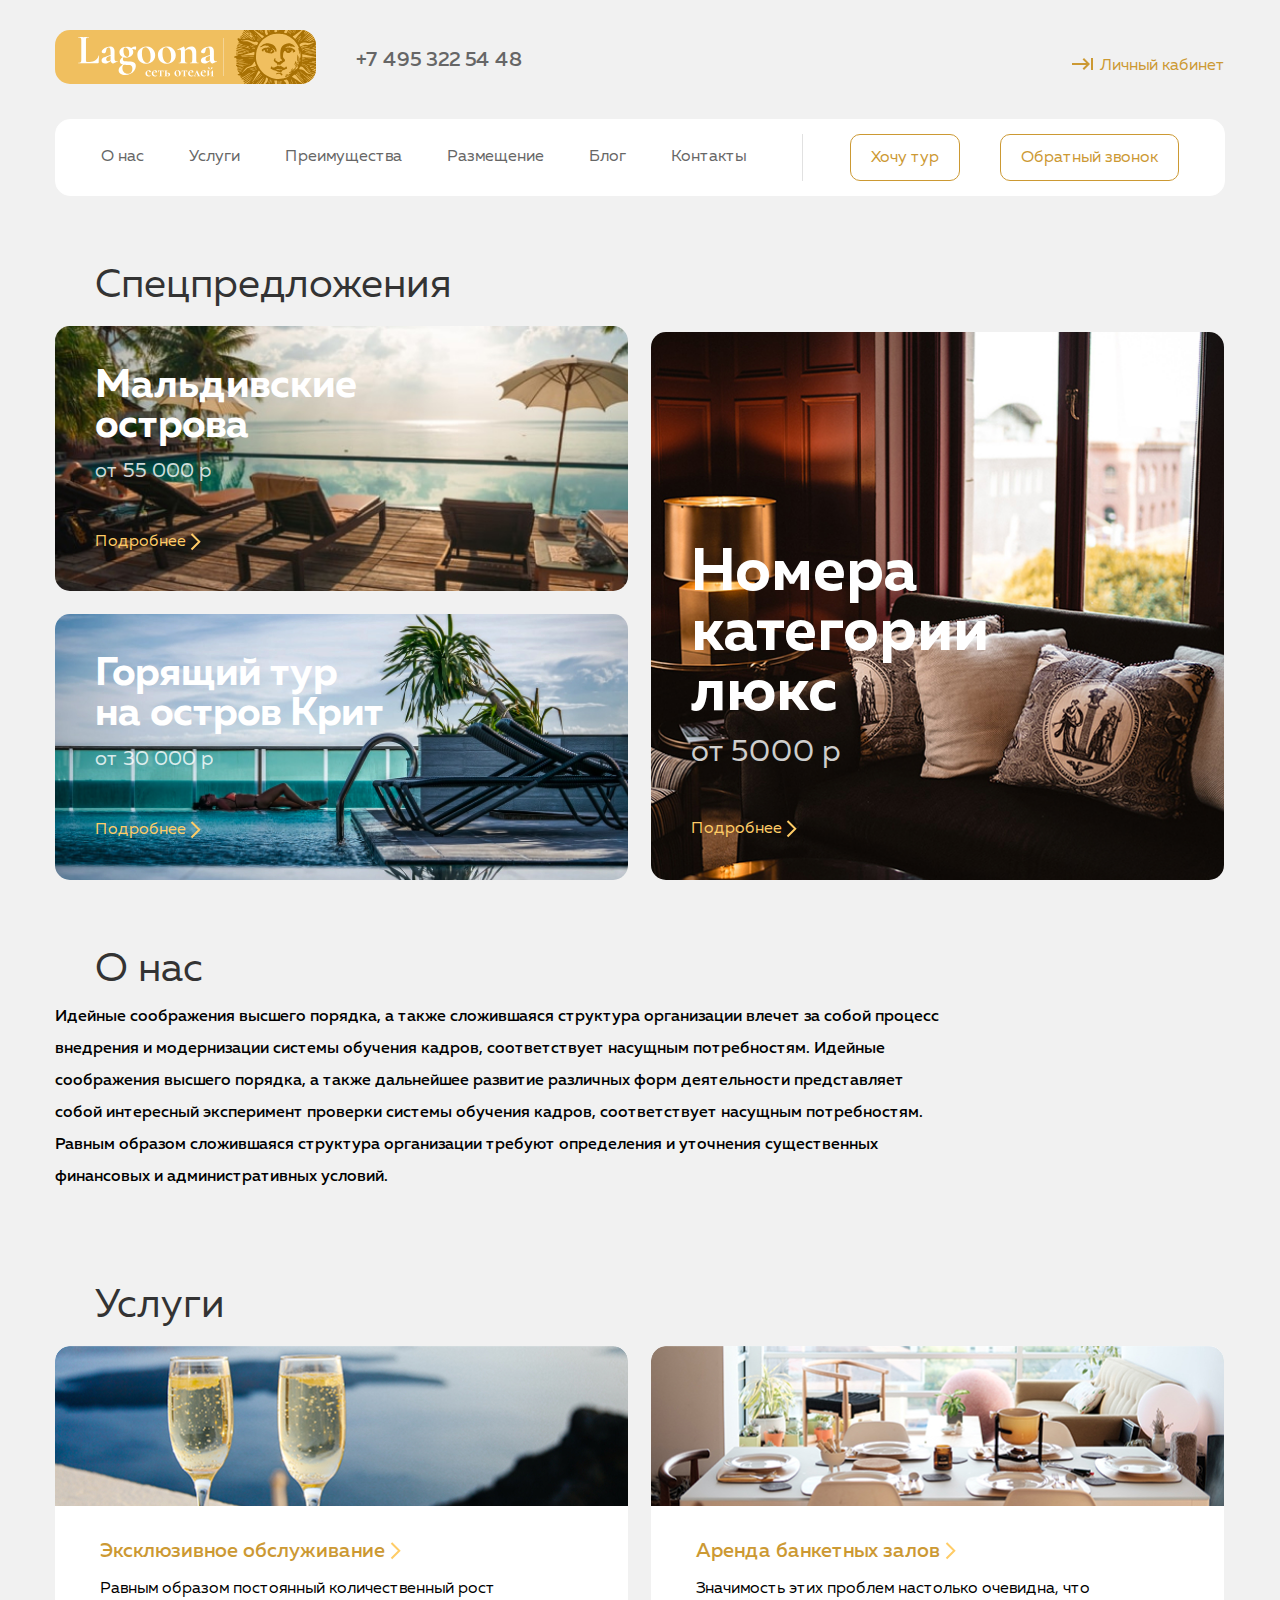
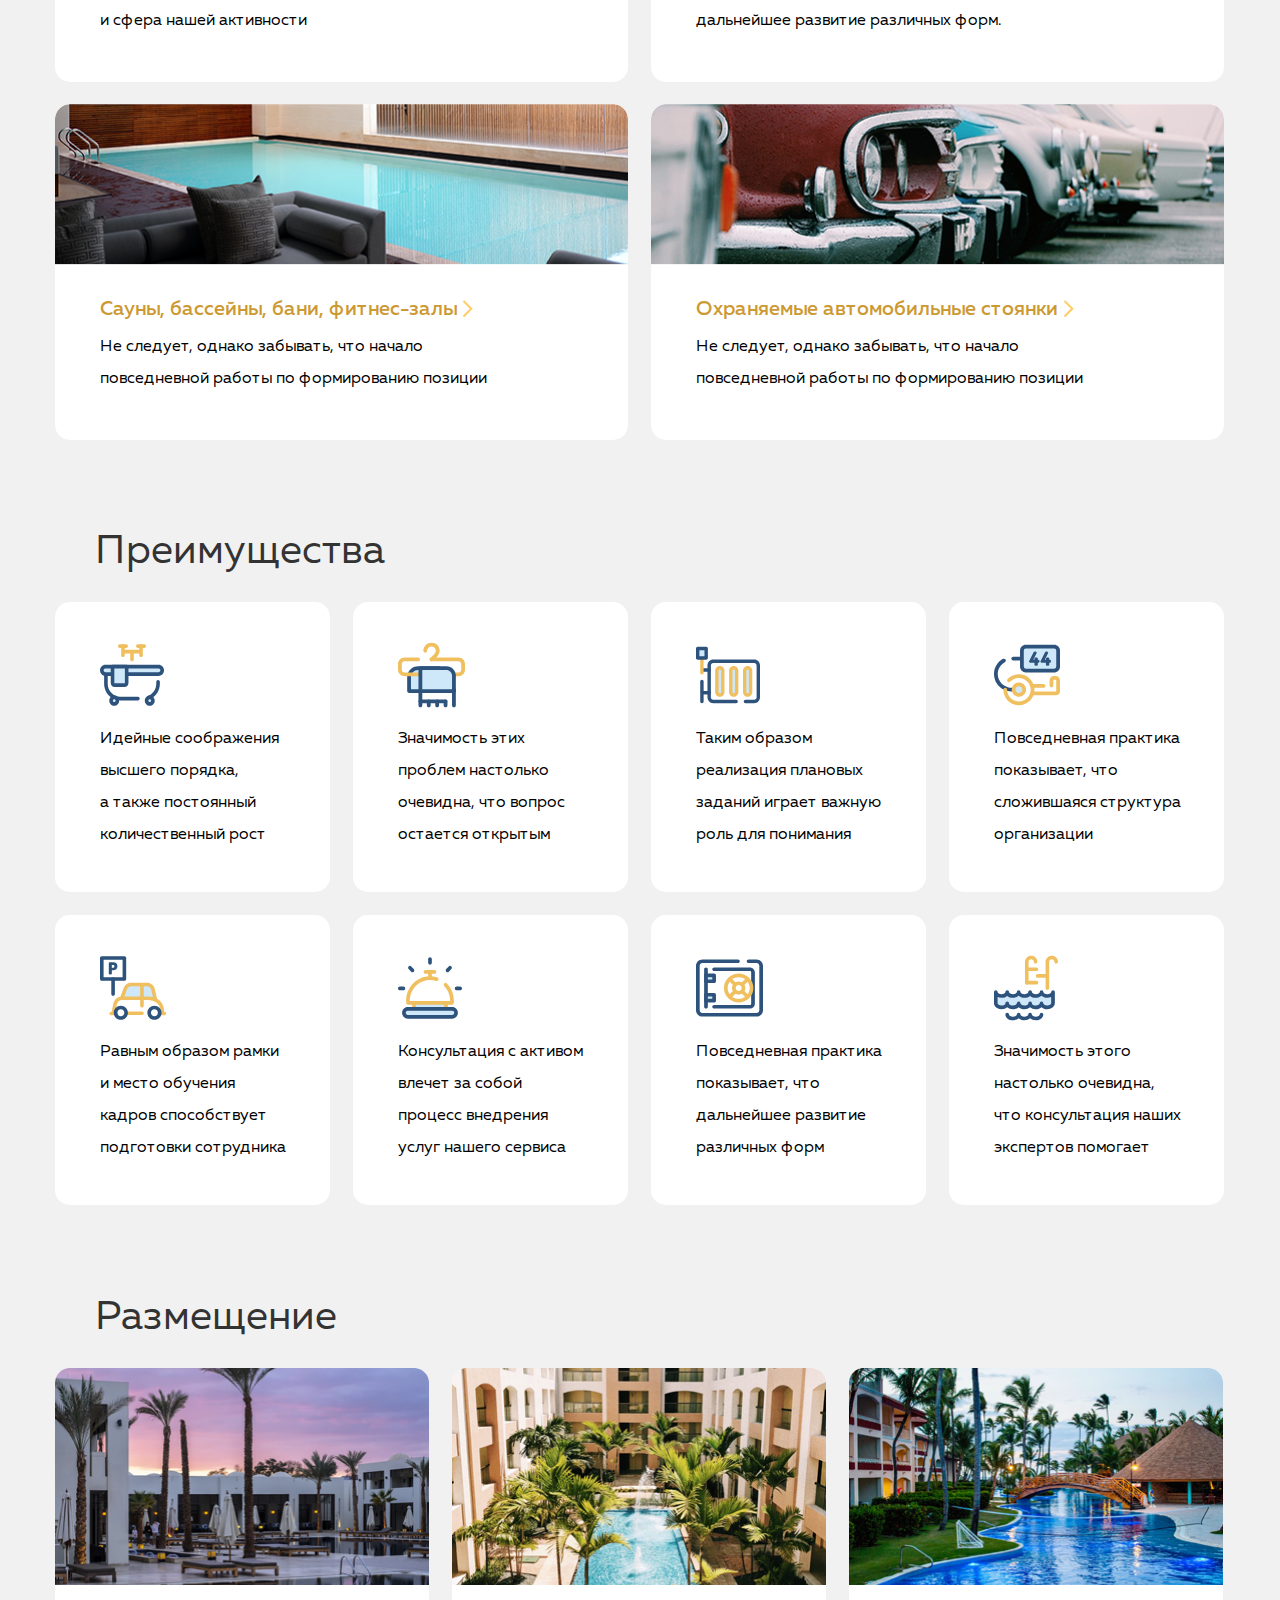
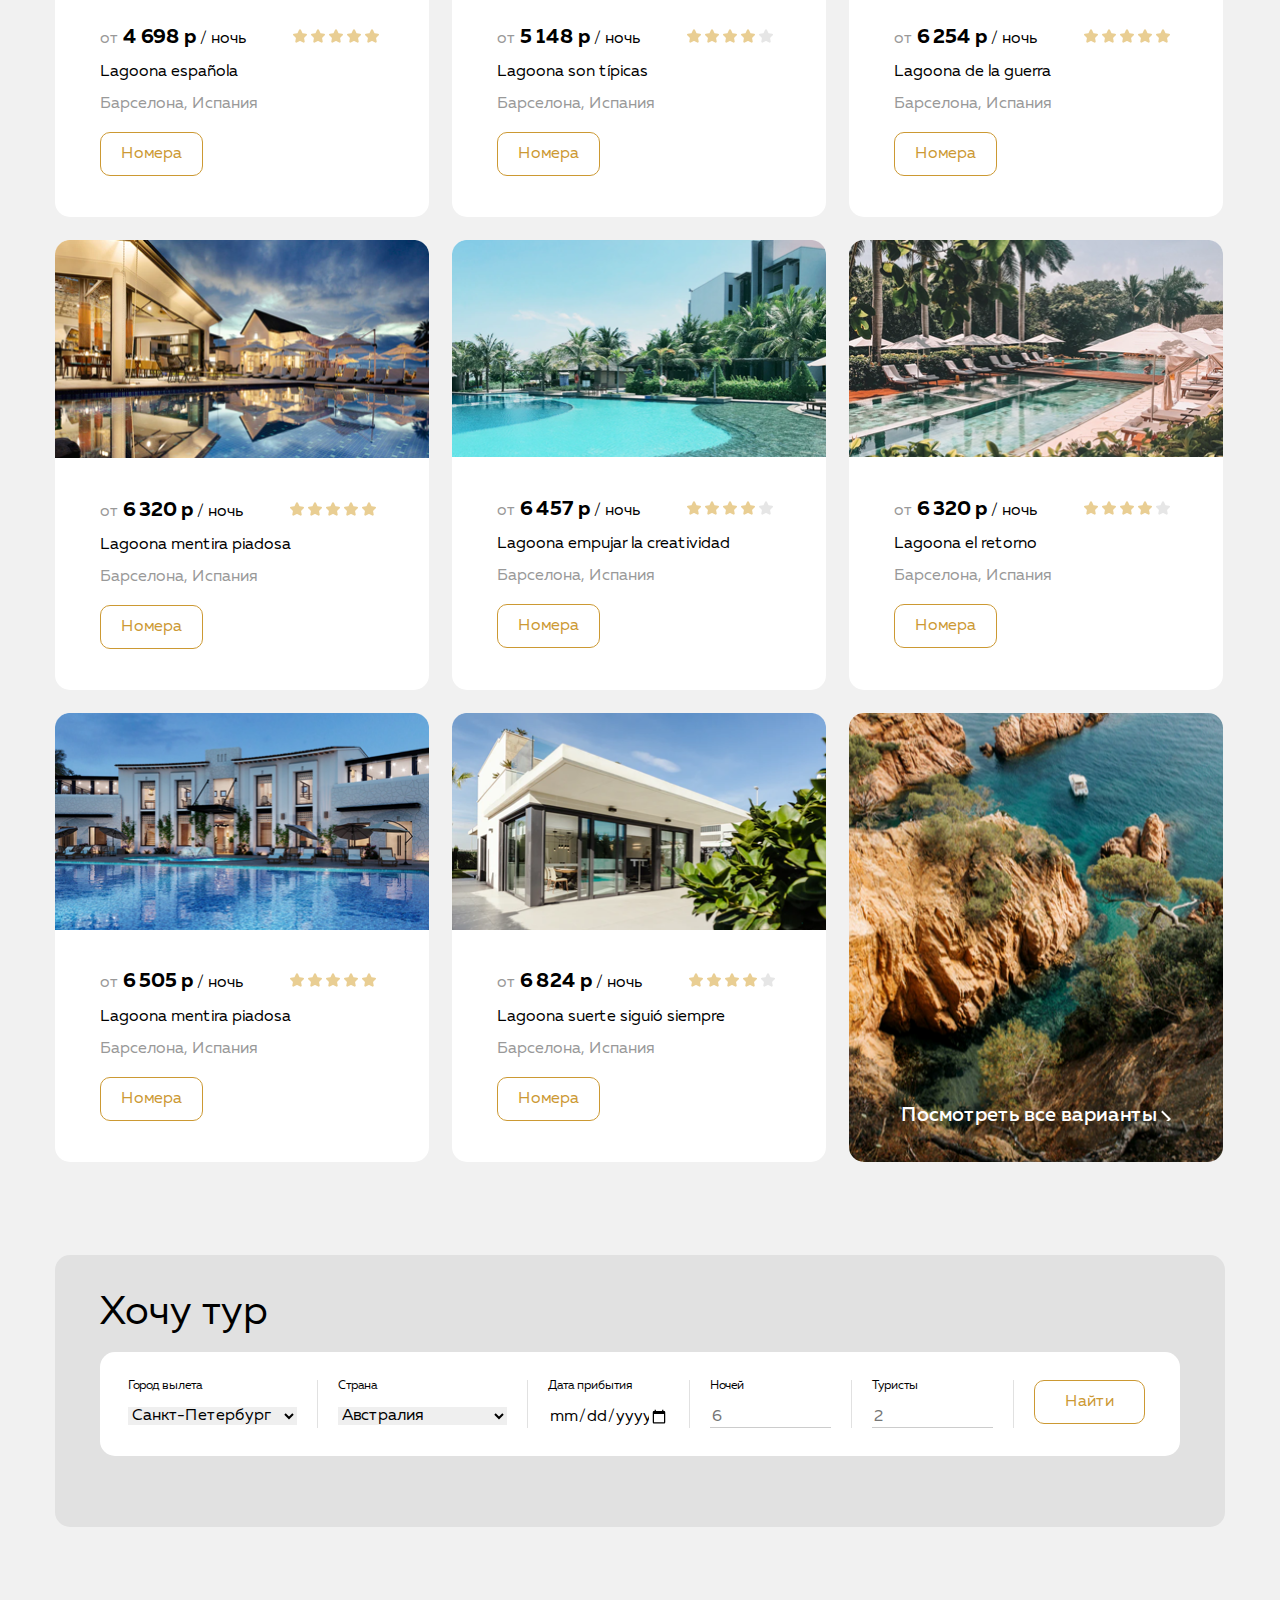
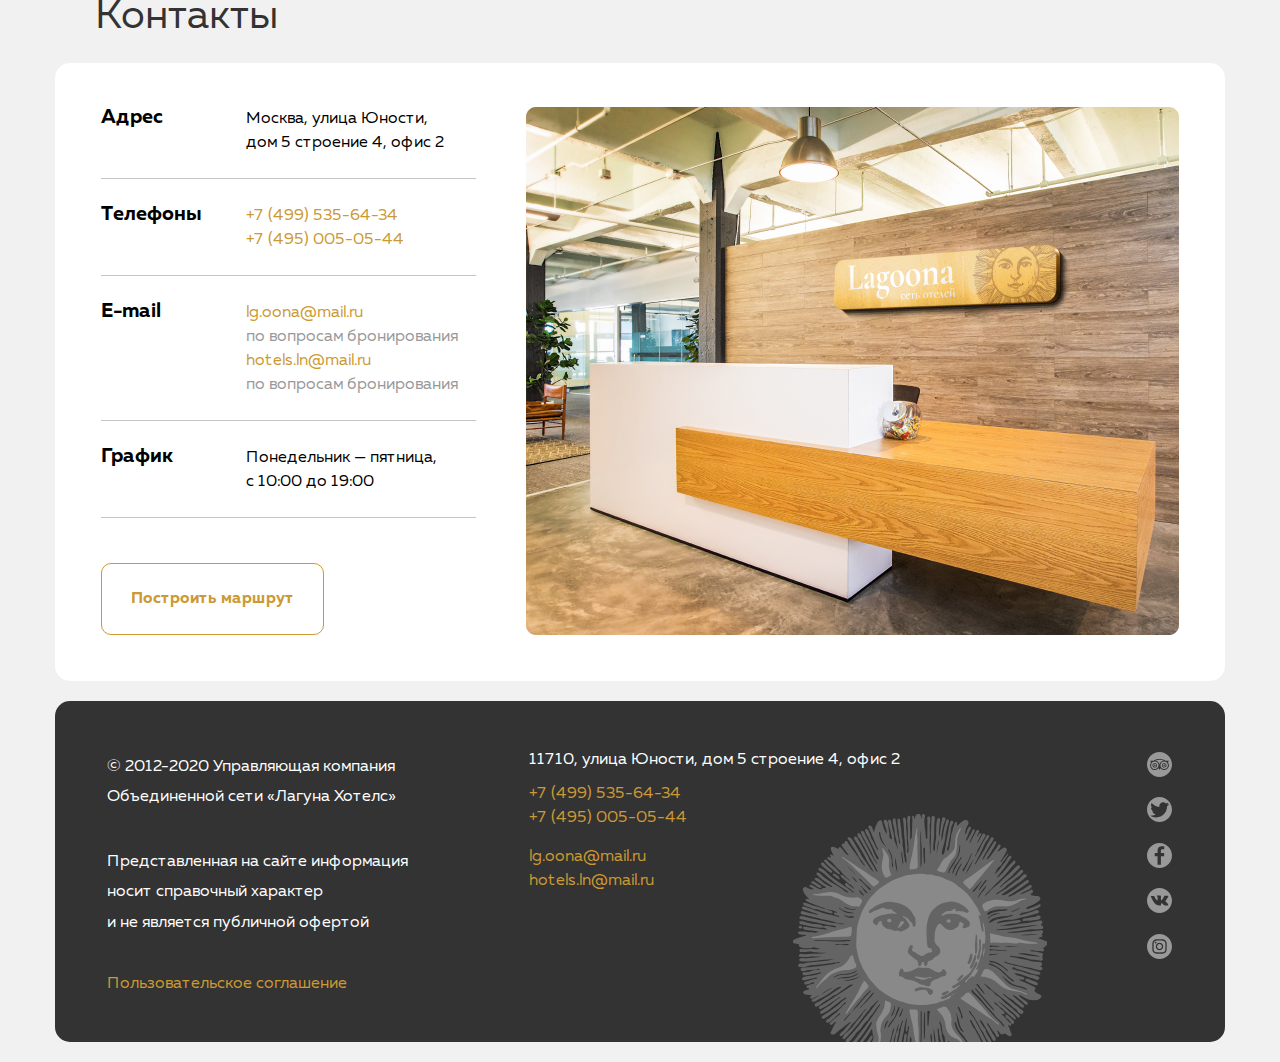
<file: 09_advanced-html/index.html>
<!DOCTYPE html>
<html lang="ru">

<head>
  <meta charset="UTF-8">
  <meta name="viewport" content="width=device-width, initial-scale=1.0">
  <title>Lagoona</title>
  <link rel="stylesheet" href="css/normalize.css">
  <link rel="stylesheet" href="css/style.css">
</head>

<body>
  <header class="header">
    <div class="container">
      <div class="container-header flex">
        <h1 class="vissually-hidden">
          Lagoona
        </h1>
        <a href="#" class="header-logo">
          <img src="img/logo.svg" alt="Logo">
        </a>
        <a href="tel:+74953225448" class="header-link-tel">+7 495 322 54 48</a>
        <a href="#" class="link-login"><svg class="link-icon" width="24" height="24" viewBox="0 0 24 24" fill="none"
            xmlns="http://www.w3.org/2000/svg">
            <path d="M11.59 7.41L15.17 11H1V13H15.17L11.58 16.59L13 18L19 12L13 6L11.59 7.41ZM20 6V18H22V6H20Z"
              fill="#CC9933" />
          </svg>Личный кабинет</a>
      </div>
      <nav class="container-nav flex">
        <ul class="nav-list list-reset flex">
          <li class="nav-list-item">
            <a href="#about-us" class="nav-link">О&nbsp;нас</a>
          </li>
          <li class="nav-list-item">
            <a href="#services" class="nav-link">Услуги</a>
          </li>
          <li class="nav-list-item">
            <a href="#advantages" class="nav-link">Преимущества</a>
          </li>
          <li class="nav-list-item">
            <a href="#placement" class="nav-link">Размещение</a>
          </li>
          <li class="nav-list-item">
            <a href="#blog" class="nav-link">Блог</a>
          </li>
          <li class="nav-list-item">
            <a href="#contacts" class="nav-link">Контакты</a>
          </li>
        </ul>
        <div class="container-btn flex">
          <button class="btn-item btn-reset">Хочу тур</button>
          <button class="btn-item btn-reset">Обратный звонок</button>
        </div>
      </nav>
    </div>
  </header>

  <main class="main">
    <section id="offers" class="offers section-offset">
      <div class="container">
        <h2 class="section-title offers-title">
          Спецпредложения
        </h2>
        <div class="container-offers flex">
          <div class="container-offers-left flex">
            <article class="card card-img-1">
              <h3 class="cards-preview-title">
                Мальдивские острова
              </h3>
              <p class="cards-preview-price">
                от&nbsp;55&nbsp;000&nbsp;р
              </p>
              <a href="#" class="cards-preview-link">
                Подробнее <svg class="link-icon-feature-offer" width="11" height="18" viewBox="0 0 11 18" fill="none"
                  xmlns="http://www.w3.org/2000/svg">
                  <path d="M1.49998 1.00002L9.27815 8.7782L1.49998 16.5564" stroke="#FFCC66" stroke-width="2" />
                </svg>
              </a>
            </article>
            <article class="card card-img-2">
              <h3 class="cards-preview-title">
                Горящий тур на&nbsp;остров Крит
              </h3>
              <p class="cards-preview-price">
                от&nbsp;30&nbsp;000&nbsp;р
              </p>
              <a href="#" class="cards-preview-link">
                Подробнее <svg class="link-icon-feature-offer" width="11" height="18" viewBox="0 0 11 18" fill="none"
                  xmlns="http://www.w3.org/2000/svg">
                  <path d="M1.49998 1.00002L9.27815 8.7782L1.49998 16.5564" stroke="#FFCC66" stroke-width="2" />
                </svg>
              </a>
            </article>
          </div>
          <div class="container-offers-right flex">
            <article class="card-spec card-img-3">
              <h3 class="cards-spec-preview-title">
                Номера категории люкс
              </h3>
              <p class="cards-spec-preview-price">
                от&nbsp;5000&nbsp;р
              </p>
              <a href="#" class="cards-preview-link">
                Подробнее <svg class="link-icon-feature-offer" width="11" height="18" viewBox="0 0 11 18" fill="none"
                  xmlns="http://www.w3.org/2000/svg">
                  <path d="M1.49998 1.00002L9.27815 8.7782L1.49998 16.5564" stroke="#FFCC66" stroke-width="2" />
                </svg>
              </a>
            </article>
          </div>
        </div>
      </div>
    </section>

    <section id="about-us" class="about-us section-offset">
      <div class="container">
        <h2 class="section-title about-us-title">
          О&nbsp;нас
        </h2>
        <p class="about-us-text">
          Идейные соображения высшего порядка, а&nbsp;также сложившаяся структура организации влечет
          за&nbsp;собой процесс внедрения и&nbsp;модернизации системы обучения кадров, соответствует насущным
          потребностям. Идейные соображения высшего порядка, а&nbsp;также дальнейшее развитие различных форм
          деятельности представляет собой интересный эксперимент проверки системы обучения кадров,
          соответствует насущным потребностям. Равным образом сложившаяся структура организации требуют
          определения и&nbsp;уточнения существенных финансовых и&nbsp;административных условий.
        </p>
      </div>
    </section>

    <section id="services" class="services section-offset">
      <div class="container">
        <h2 class="section-title services-title">
          Услуги
        </h2>
        <ul class="services-list list-reset flex">
          <li class="services-item services-image1">
            <article class="services-photo flex">
              <h3 class="services-item-title">
                <a href="#" class="offer-link">
                  Эксклюзивное обслуживание <svg class="link-icon-feature-services" width="11" height="18"
                    viewBox="0 0 11 18" fill="none" xmlns="http://www.w3.org/2000/svg">
                    <path d="M1.49998 1.00002L9.27815 8.7782L1.49998 16.5564" stroke="#FFCC66" stroke-width="2" />
                  </svg>
                </a>
              </h3>
              <p class="offer-text">
                Равным образом постоянный количественный рост и&nbsp;сфера нашей активности
              </p>
            </article>
          </li>
          <li class="services-item services-image2">
            <article class="services-photo flex">
              <h3 class="services-item-title">
                <a href="#" class="offer-link">
                  Аренда банкетных залов <svg class="link-icon-feature-services" width="11" height="18"
                    viewBox="0 0 11 18" fill="none" xmlns="http://www.w3.org/2000/svg">
                    <path d="M1.49998 1.00002L9.27815 8.7782L1.49998 16.5564" stroke="#FFCC66" stroke-width="2" />
                  </svg>
                </a>
              </h3>
              <p class="offer-text">
                Значимость этих проблем настолько очевидна, что дальнейшее развитие различных форм.
              </p>
            </article>
          </li>
          <li class="services-item services-image3">
            <article class="services-photo flex">
              <h3 class="services-item-title">
                <a href="#" class="offer-link">
                  Сауны, бассейны, бани, фитнес-залы <svg class="link-icon-feature-services" width="11" height="18"
                    viewBox="0 0 11 18" fill="none" xmlns="http://www.w3.org/2000/svg">
                    <path d="M1.49998 1.00002L9.27815 8.7782L1.49998 16.5564" stroke="#FFCC66" stroke-width="2" />
                  </svg>
                </a>
              </h3>
              <p class="offer-text">
                Не&nbsp;следует, однако забывать, что начало повседневной работы по&nbsp;формированию
                позиции
              </p>
            </article>
          </li>
          <li class="services-item services-image4">
            <article class="services-photo flex">
              <h3 class="services-item-title">
                <a href="#" class="offer-link">
                  Охраняемые автомобильные стоянки <svg class="link-icon-feature-services" width="11" height="18"
                    viewBox="0 0 11 18" fill="none" xmlns="http://www.w3.org/2000/svg">
                    <path d="M1.49998 1.00002L9.27815 8.7782L1.49998 16.5564" stroke="#FFCC66" stroke-width="2" />
                  </svg>
                </a>
              </h3>
              <p class="offer-text">
                Не&nbsp;следует, однако забывать, что начало повседневной работы по&nbsp;формированию
                позиции
              </p>
            </article>
          </li>
        </ul>
      </div>
    </section>

    <section id="advantages" class="advantages section-offset">
      <div class="container">
        <h2 class="section-title advantages-title">
          Преимущества
        </h2>
        <ul class="advantages-list list-reset flex">
          <li class="advantages-item">
            <svg class="advantages-item-icon" width="64" height="66" viewBox="0 0 64 66" fill="none"
              xmlns="http://www.w3.org/2000/svg">
              <g clip-path="url(#clip0_96182_390)">
                <path
                  d="M37.95 58.4074H20.2875C11.375 58.4074 4.125 50.9308 4.125 41.7398V25.9359C4.125 24.9047 4.9375 24.0797 5.925 24.0797C6.9125 24.0797 7.725 24.9176 7.725 25.9359V41.7527C7.725 48.8941 13.35 54.6949 20.275 54.6949H37.9375C38.9375 54.6949 39.7375 55.5328 39.7375 56.5512C39.75 57.5824 38.95 58.4074 37.95 58.4074Z"
                  fill="#2D527C" />
                <path
                  d="M48.4625 57.5824C47.7125 57.5824 47.025 57.1055 46.7625 56.332C46.4375 55.3652 46.925 54.3082 47.8625 53.9601C52.8875 52.1426 56.2625 47.2312 56.2625 41.7398V39.8707C56.2625 38.8394 57.075 38.0144 58.0625 38.0144C59.05 38.0144 59.8625 38.8523 59.8625 39.8707V41.7398C59.8625 48.8039 55.525 55.1332 49.05 57.4664C48.8625 57.5437 48.6625 57.5824 48.4625 57.5824Z"
                  fill="#2D527C" />
                <path
                  d="M58.5875 32.0719H5.4125C3.425 32.0719 1.8125 30.409 1.8125 28.3594C1.8125 26.3098 3.425 24.6469 5.4125 24.6469H58.6C60.5875 24.6469 62.2 26.3098 62.2 28.3594C62.2 30.409 60.5875 32.0719 58.5875 32.0719Z"
                  fill="#CEE8FA" />
                <path
                  d="M58.5875 33.9281H5.4125C2.425 33.9281 0 31.4274 0 28.3465C0 25.2656 2.425 22.7649 5.4125 22.7649H58.6C61.5875 22.7649 64.0125 25.2656 64.0125 28.3465C64.0125 31.4274 61.575 33.9281 58.5875 33.9281ZM5.4125 26.4903C4.4125 26.4903 3.6125 27.3281 3.6125 28.3465C3.6125 29.3649 4.425 30.2027 5.4125 30.2027H58.6C59.6 30.2027 60.4 29.3649 60.4 28.3465C60.4 27.3281 59.5875 26.4903 58.6 26.4903H5.4125Z"
                  fill="#2D527C" />
                <path
                  d="M14.2375 61.9008C15.9772 61.9008 17.3875 60.4464 17.3875 58.6523C17.3875 56.8582 15.9772 55.4039 14.2375 55.4039C12.4978 55.4039 11.0875 56.8582 11.0875 58.6523C11.0875 60.4464 12.4978 61.9008 14.2375 61.9008Z"
                  fill="#CEE8FA" />
                <path
                  d="M14.2375 63.7699C11.5 63.7699 9.27502 61.4754 9.27502 58.6523C9.27502 55.8293 11.5 53.5347 14.2375 53.5347C16.975 53.5347 19.2 55.8293 19.2 58.6523C19.2 61.4754 16.975 63.7699 14.2375 63.7699ZM14.2375 57.2601C13.4875 57.2601 12.8875 57.8918 12.8875 58.6523C12.8875 59.4129 13.5 60.0445 14.2375 60.0445C14.975 60.0445 15.5875 59.4129 15.5875 58.6523C15.5875 57.8918 14.9875 57.2601 14.2375 57.2601Z"
                  fill="#2D527C" />
                <path
                  d="M49.7626 61.9008C51.5023 61.9008 52.9126 60.4464 52.9126 58.6523C52.9126 56.8582 51.5023 55.4039 49.7626 55.4039C48.0229 55.4039 46.6125 56.8582 46.6125 58.6523C46.6125 60.4464 48.0229 61.9008 49.7626 61.9008Z"
                  fill="#CEE8FA" />
                <path
                  d="M49.7626 63.7699C47.0251 63.7699 44.8 61.4754 44.8 58.6523C44.8 55.8293 47.0251 53.5347 49.7626 53.5347C52.5001 53.5347 54.7251 55.8293 54.7251 58.6523C54.7251 61.4754 52.4876 63.7699 49.7626 63.7699ZM49.7626 57.2601C49.0126 57.2601 48.4126 57.8918 48.4126 58.6523C48.4126 59.4129 49.0251 60.0445 49.7626 60.0445C50.5001 60.0445 51.1126 59.4129 51.1126 58.6523C51.1126 57.8918 50.5001 57.2601 49.7626 57.2601Z"
                  fill="#2D527C" />
                <path
                  d="M40.425 11.434H23.575C22.575 11.434 21.775 10.5961 21.775 9.57773C21.775 8.55937 22.5875 7.72148 23.575 7.72148H40.4375C41.4375 7.72148 42.2375 8.55937 42.2375 9.57773C42.2375 10.5961 41.425 11.434 40.425 11.434Z"
                  fill="#F0BF5F" />
                <path
                  d="M41.0125 15.0562C40.0125 15.0562 39.2125 14.2183 39.2125 13.2V4.08631C39.2125 3.05506 40.025 2.23006 41.0125 2.23006C42 2.23006 42.8125 3.06795 42.8125 4.08631V13.2C42.8125 14.2312 42.0125 15.0562 41.0125 15.0562Z"
                  fill="#F0BF5F" />
                <path
                  d="M44.2625 5.95562H37.775C36.775 5.95562 35.975 5.11773 35.975 4.09937C35.975 3.08101 36.7875 2.24312 37.775 2.24312H44.2625C45.2625 2.24312 46.0625 3.08101 46.0625 4.09937C46.0625 5.11773 45.25 5.95562 44.2625 5.95562Z"
                  fill="#F0BF5F" />
                <path
                  d="M22.9875 15.0562C21.9875 15.0562 21.1875 14.2183 21.1875 13.2V4.08631C21.1875 3.05506 22 2.23006 22.9875 2.23006C23.975 2.23006 24.7875 3.06795 24.7875 4.08631V13.2C24.7875 14.2312 23.9875 15.0562 22.9875 15.0562Z"
                  fill="#F0BF5F" />
                <path
                  d="M26.225 5.95748H19.7375C18.7375 5.95748 17.9375 5.11959 17.9375 4.10123C17.9375 3.08287 18.75 2.24498 19.7375 2.24498H26.225C27.225 2.24498 28.025 3.08287 28.025 4.10123C28.025 5.11959 27.225 5.95748 26.225 5.95748Z"
                  fill="#F0BF5F" />
                <path
                  d="M32 19.3359C31 19.3359 30.2 18.498 30.2 17.4797V9.75818C30.2 8.72693 31.0125 7.90193 32 7.90193C32.9875 7.90193 33.7999 8.73982 33.7999 9.75818V17.4797C33.7999 18.498 33 19.3359 32 19.3359Z"
                  fill="#F0BF5F" />
                <path
                  d="M24.4625 43.1578H14.75C13.525 43.1578 12.525 42.1266 12.525 40.8633V24.6211H26.675V40.8633C26.675 42.1395 25.6875 43.1578 24.4625 43.1578Z"
                  fill="#CEE8FA" />
                <path
                  d="M24.4625 45.027H14.75C12.5375 45.027 10.725 43.1707 10.725 40.8762V24.634C10.725 23.6028 11.5375 22.7778 12.525 22.7778H26.675C27.675 22.7778 28.475 23.6156 28.475 24.634V40.8762C28.4875 43.1578 26.675 45.027 24.4625 45.027ZM14.3375 26.4903V40.8762C14.3375 41.1082 14.525 41.3016 14.75 41.3016H24.4625C24.6875 41.3016 24.875 41.1082 24.875 40.8762V26.4903H14.3375Z"
                  fill="#2D527C" />
              </g>
              <defs>
                <clipPath id="clip0_96182_390">
                  <rect width="64" height="66" fill="white" />
                </clipPath>
              </defs>
            </svg>
            <p class="advantages-item-descr">
              Идейные соображения высшего порядка, а&nbsp;также постоянный количественный рост
            </p>
          </li>
          <li class="advantages-item">
            <svg class="advantages-item-icon" width="67" height="66" viewBox="0 0 67 66" fill="none"
              xmlns="http://www.w3.org/2000/svg">
              <path
                d="M40.8281 49.0746H11.0707V35.0625C11.0707 30.0996 15.1535 26.0777 20.1916 26.0777H40.8281V49.0746Z"
                fill="#CEE8FA" />
              <path
                d="M40.8281 50.9437H11.0707C10.0238 50.9437 9.17322 50.1058 9.17322 49.0746V35.0625C9.17322 29.0812 14.1197 24.2086 20.1916 24.2086H40.8281C41.875 24.2086 42.7256 25.0465 42.7256 26.0777V49.0746C42.7256 50.1058 41.875 50.9437 40.8281 50.9437ZM12.9681 47.2054H38.9176V27.9597H20.1785C16.2004 27.9597 12.9681 31.1437 12.9681 35.0625V47.2054Z"
                fill="#2D527C" />
              <path
                d="M60.4439 34.2633H6.55605C2.94434 34.2633 0 31.3629 0 27.7922V21.9785C0 18.4207 2.94434 15.5203 6.55605 15.5203H20.1262C21.173 15.5203 22.0236 16.3582 22.0236 17.3894C22.0236 18.4207 21.173 19.2586 20.1262 19.2586H6.55605C5.03809 19.2586 3.79492 20.4832 3.79492 21.9785V27.7922C3.79492 29.2875 5.03809 30.5121 6.55605 30.5121H60.4309C61.9488 30.5121 63.192 29.2875 63.192 27.7922V21.9785C63.192 20.4832 61.9488 19.2586 60.4309 19.2586H33.5C32.4531 19.2586 31.6025 18.4207 31.6025 17.3894C31.6025 16.3582 32.4531 15.5203 33.5 15.5203H60.4439C64.0557 15.5203 67 18.4207 67 21.9785V27.7922C67 31.3629 64.0557 34.2633 60.4439 34.2633Z"
                fill="#F0BF5F" />
              <path
                d="M33.5 19.1555C32.9111 19.1555 32.3484 18.8977 31.9689 18.3949C31.3408 17.557 31.524 16.384 32.3615 15.7781C34.1543 14.4633 37.8707 11.0086 37.8707 8.70117C37.8707 6.20039 36.0256 4.3957 33.5 4.3957C31.0922 4.3957 29.1293 6.3293 29.1293 8.70117C29.1293 9.73242 28.2787 10.5703 27.2318 10.5703C26.1849 10.5703 25.3344 9.73242 25.3344 8.70117V8.53359C25.3344 8.48203 25.3343 8.43047 25.3474 8.37891C25.5045 4.07344 29.1031 0.644531 33.5 0.644531C38.1586 0.644531 41.6787 4.11211 41.6787 8.70117C41.6787 13.5223 35.3582 18.266 34.6254 18.7945C34.2851 19.0395 33.8926 19.1555 33.5 19.1555Z"
                fill="#F0BF5F" />
              <path
                d="M47.5412 61.2562H22.377C21.3301 61.2562 20.4795 60.4183 20.4795 59.3871V49.0875C20.4795 48.0562 21.3301 47.2183 22.377 47.2183H55.9424C56.9893 47.2183 57.8398 48.0562 57.8398 49.0875C57.8398 50.1187 56.9893 50.9566 55.9424 50.9566H24.2744V57.5179H47.5412C48.5881 57.5179 49.4387 58.3558 49.4387 59.3871C49.4387 60.4183 48.5881 61.2562 47.5412 61.2562Z"
                fill="#2D527C" />
              <path d="M55.9293 49.0746V33.5672C55.9293 29.4293 52.5269 26.0777 48.3264 26.0777H22.377V49.0746H55.9293Z"
                fill="#CEE8FA" />
              <path
                d="M55.9293 50.9437H22.377C21.3301 50.9437 20.4795 50.1059 20.4795 49.0746V26.0906C20.4795 25.0594 21.3301 24.2215 22.377 24.2215H48.3395C53.5738 24.2215 57.8398 28.4238 57.8398 33.5801V49.0875C57.8398 50.1059 56.9762 50.9437 55.9293 50.9437ZM24.2744 47.2055H54.0318V33.5672C54.0318 30.4734 51.4801 27.9597 48.3395 27.9597H24.2744V47.2055Z"
                fill="#2D527C" />
              <path
                d="M22.377 65.3554C21.3301 65.3554 20.4795 64.5175 20.4795 63.4863V59.3871C20.4795 58.3558 21.3301 57.5179 22.377 57.5179C23.4238 57.5179 24.2744 58.3558 24.2744 59.3871V63.4863C24.2744 64.5175 23.4238 65.3554 22.377 65.3554Z"
                fill="#2D527C" />
              <path
                d="M55.9293 65.3554C54.8824 65.3554 54.0319 64.5176 54.0319 63.4863V47.8758C54.0319 46.8445 54.8824 46.0066 55.9293 46.0066C56.9762 46.0066 57.8268 46.8445 57.8268 47.8758V63.4863C57.8399 64.5176 56.9762 65.3554 55.9293 65.3554Z"
                fill="#2D527C" />
              <path
                d="M47.5412 65.3554C46.4943 65.3554 45.6437 64.5175 45.6437 63.4863V59.3871C45.6437 58.3558 46.4943 57.5179 47.5412 57.5179C48.5881 57.5179 49.4387 58.3558 49.4387 59.3871V63.4863C49.4387 64.5175 48.5881 65.3554 47.5412 65.3554Z"
                fill="#2D527C" />
              <path
                d="M39.1531 65.3554C38.1063 65.3554 37.2557 64.5175 37.2557 63.4863V59.3871C37.2557 58.3558 38.1063 57.5179 39.1531 57.5179C40.2 57.5179 41.0506 58.3558 41.0506 59.3871V63.4863C41.0506 64.5175 40.2 65.3554 39.1531 65.3554Z"
                fill="#2D527C" />
              <path
                d="M30.765 65.3554C29.7181 65.3554 28.8676 64.5175 28.8676 63.4863V59.3871C28.8676 58.3558 29.7181 57.5179 30.765 57.5179C31.8119 57.5179 32.6625 58.3558 32.6625 59.3871V63.4863C32.6625 64.5175 31.8119 65.3554 30.765 65.3554Z"
                fill="#2D527C" />
            </svg>
            <p class="advantages-item-descr">
              Значимость этих проблем настолько очевидна, что вопрос остается открытым
            </p>
          </li>
          <li class="advantages-item">
            <svg class="advantages-item-icon" width="64" height="66" viewBox="0 0 64 66" fill="none"
              xmlns="http://www.w3.org/2000/svg">
              <path
                d="M58.2375 61.2692H49.4375C48.5 61.2692 47.7375 60.4828 47.7375 59.516C47.7375 58.5492 48.5 57.7629 49.4375 57.7629H58.2375C59.55 57.7629 60.6125 56.6672 60.6125 55.3137V23.4867C60.6125 22.1332 59.55 21.0375 58.2375 21.0375H17.2375C15.925 21.0375 14.8625 22.1332 14.8625 23.4867V55.3395C14.8625 56.693 15.925 57.7887 17.2375 57.7887H40.1125C41.05 57.7887 41.8125 58.575 41.8125 59.5418C41.8125 60.5086 41.05 61.2949 40.1125 61.2949H17.2375C14.0625 61.2949 11.475 58.6266 11.475 55.3524V23.4867C11.475 20.2125 14.0625 17.5442 17.2375 17.5442H58.2375C61.4125 17.5442 64 20.2125 64 23.4867V55.3395C64 58.6008 61.4125 61.2692 58.2375 61.2692Z"
                fill="#2D527C" />
              <path
                d="M23.8375 53.1094C22.2125 53.1094 20.875 51.7301 20.875 50.0543V28.759C20.875 27.0832 22.2125 25.7039 23.8375 25.7039C25.4625 25.7039 26.8 27.0832 26.8 28.759V50.0543C26.7875 51.7301 25.4625 53.1094 23.8375 53.1094Z"
                fill="#CEE8FA" />
              <path
                d="M23.8375 54.8496C21.275 54.8496 19.1875 52.6969 19.1875 50.0543V28.759C19.1875 26.1164 21.275 23.9637 23.8375 23.9637C26.4 23.9637 28.4875 26.1164 28.4875 28.759V50.0543C28.4875 52.6969 26.4 54.8496 23.8375 54.8496ZM23.8375 27.457C23.1375 27.457 22.575 28.0371 22.575 28.759V50.0543C22.575 50.7762 23.1375 51.3562 23.8375 51.3562C24.5375 51.3562 25.1 50.7762 25.1 50.0543V28.759C25.1 28.0371 24.525 27.457 23.8375 27.457Z"
                fill="#F0BF5F" />
              <path
                d="M37.7375 53.1094C36.1125 53.1094 34.775 51.7301 34.775 50.0543V28.759C34.775 27.0832 36.1125 25.7039 37.7375 25.7039C39.3625 25.7039 40.7 27.0832 40.7 28.759V50.0543C40.7 51.7301 39.375 53.1094 37.7375 53.1094Z"
                fill="#CEE8FA" />
              <path
                d="M37.7375 54.8496C35.175 54.8496 33.0875 52.6969 33.0875 50.0543V28.759C33.0875 26.1164 35.175 23.9637 37.7375 23.9637C40.3 23.9637 42.3875 26.1164 42.3875 28.759V50.0543C42.4 52.6969 40.3125 54.8496 37.7375 54.8496ZM37.7375 27.457C37.0375 27.457 36.475 28.0371 36.475 28.759V50.0543C36.475 50.7762 37.0375 51.3562 37.7375 51.3562C38.4375 51.3562 39 50.7762 39 50.0543V28.759C39 28.0371 38.4375 27.457 37.7375 27.457Z"
                fill="#F0BF5F" />
              <path
                d="M51.65 53.1094C50.025 53.1094 48.6875 51.7301 48.6875 50.0543V28.759C48.6875 27.0832 50.025 25.7039 51.65 25.7039C53.275 25.7039 54.6125 27.0832 54.6125 28.759V50.0543C54.6125 51.7301 53.275 53.1094 51.65 53.1094Z"
                fill="#CEE8FA" />
              <path
                d="M51.65 54.8496C49.0875 54.8496 47 52.6969 47 50.0543V28.759C47 26.1164 49.0875 23.9637 51.65 23.9637C54.2125 23.9637 56.3 26.1164 56.3 28.759V50.0543C56.3 52.6969 54.2125 54.8496 51.65 54.8496ZM51.65 27.457C50.95 27.457 50.3875 28.0371 50.3875 28.759V50.0543C50.3875 50.7762 50.95 51.3562 51.65 51.3562C52.35 51.3562 52.9125 50.7762 52.9125 50.0543V28.759C52.9125 28.0371 52.35 27.457 51.65 27.457Z"
                fill="#F0BF5F" />
              <path
                d="M13.175 29.7129H7.28746C6.34996 29.7129 5.58746 28.9266 5.58746 27.9598C5.58746 26.993 6.34996 26.2066 7.28746 26.2066H13.175C14.1125 26.2066 14.875 26.993 14.875 27.9598C14.875 28.9266 14.1125 29.7129 13.175 29.7129Z"
                fill="#2D527C" />
              <path
                d="M13.175 52.5938H7.28746C6.34996 52.5938 5.58746 51.8074 5.58746 50.8406C5.58746 49.8738 6.34996 49.0875 7.28746 49.0875H13.175C14.1125 49.0875 14.875 49.8738 14.875 50.8406C14.875 51.8074 14.1125 52.5938 13.175 52.5938Z"
                fill="#2D527C" />
              <path
                d="M5.92498 32.4199C4.98748 32.4199 4.22498 31.6336 4.22498 30.6668V11.9754C4.22498 11.0086 4.98748 10.2223 5.92498 10.2223C6.86248 10.2223 7.62498 11.0215 7.62498 11.9754V30.6668C7.62498 31.6336 6.86248 32.4199 5.92498 32.4199Z"
                fill="#F0BF5F" />
              <path
                d="M5.92498 61.2691C4.98748 61.2691 4.22498 60.4828 4.22498 59.516V39.4066C4.22498 38.4398 4.98748 37.6535 5.92498 37.6535C6.86248 37.6535 7.62498 38.4398 7.62498 39.4066V59.516C7.62498 60.4828 6.86248 61.2691 5.92498 61.2691Z"
                fill="#2D527C" />
              <path d="M10.175 6.48396H1.70001V15.9199H10.175V6.48396Z" fill="#CEE8FA" />
              <path
                d="M10.1625 17.6602H1.7C0.7625 17.6602 0 16.8738 0 15.9071V6.48401C0 5.51721 0.7625 4.73088 1.7 4.73088H10.175C11.1125 4.73088 11.875 5.51721 11.875 6.48401V15.9199C11.8625 16.8738 11.1 17.6602 10.1625 17.6602ZM3.3875 14.1668H8.475V8.22424H3.3875V14.1668Z"
                fill="#2D527C" />
            </svg>
            <p class="advantages-item-descr">
              Таким образом реализация плановых заданий играет важную роль для понимания
            </p>
          </li>
          <li class="advantages-item">
            <svg class="advantages-item-icon" width="66" height="66" viewBox="0 0 66 66" fill="none"
              xmlns="http://www.w3.org/2000/svg">
              <g clip-path="url(#clip0_96182_337)">
                <path
                  d="M38.4527 18.4851H19.207C18.1758 18.4851 17.3379 17.6472 17.3379 16.616C17.3379 15.5847 18.1758 14.7469 19.207 14.7469H38.4527C39.484 14.7469 40.3219 15.5847 40.3219 16.616C40.3219 17.6472 39.484 18.4851 38.4527 18.4851Z"
                  fill="#2D527C" />
                <path
                  d="M23.3191 49.4871H17.3766C7.79883 49.4871 0 41.6883 0 32.1105C0 25.7683 3.45469 19.9289 9.02344 16.8738C9.92578 16.3711 11.073 16.7062 11.5758 17.6215C12.0785 18.5238 11.7434 19.6711 10.8281 20.1738C6.4582 22.5715 3.75117 27.1476 3.75117 32.1234C3.75117 39.6386 9.86133 45.7488 17.3766 45.7488H23.3191C24.3504 45.7488 25.1883 46.5867 25.1883 47.6179C25.2012 48.6363 24.3504 49.4871 23.3191 49.4871Z"
                  fill="#2D527C" />
                <path
                  d="M24.9176 63.2027C16.3711 63.2027 9.41016 56.2418 9.41016 47.6824C9.41016 46.6512 10.248 45.8133 11.2793 45.8133C12.3105 45.8133 13.1484 46.6512 13.1484 47.6824C13.1484 54.1664 18.4207 59.4515 24.9176 59.4515C31.4145 59.4515 36.6867 54.1793 36.6867 47.6824C36.6867 41.1984 31.4145 35.9133 24.9176 35.9133C21.6563 35.9133 18.627 37.2152 16.384 39.5742C15.675 40.3219 14.4891 40.3605 13.7285 39.6387C12.9809 38.9297 12.9422 37.7437 13.6641 36.9832C16.6289 33.8637 20.625 32.1492 24.9176 32.1492C33.477 32.1492 40.4379 39.1101 40.4379 47.6695C40.4379 56.2289 33.477 63.2027 24.9176 63.2027Z"
                  fill="#F0BF5F" />
                <path
                  d="M49.5645 45.7875H38.1176C37.0864 45.7875 36.2485 44.9496 36.2485 43.9183C36.2485 42.8871 37.0864 42.0492 38.1176 42.0492H49.5645C50.5957 42.0492 51.4336 42.8871 51.4336 43.9183C51.4336 44.9496 50.5957 45.7875 49.5645 45.7875Z"
                  fill="#F0BF5F" />
                <path
                  d="M61.8105 53.3285H38.5559C37.5246 53.3285 36.6867 52.4906 36.6867 51.4593C36.6867 50.4281 37.5246 49.5902 38.5559 49.5902H61.8105C62.0555 49.5902 62.2488 49.3968 62.2488 49.1519V38.5043C62.2488 38.1433 61.9523 37.8597 61.6043 37.8597H59.9801C59.6191 37.8597 59.3355 38.1562 59.3355 38.5043V43.5058C59.3355 44.5371 58.4977 45.375 57.4664 45.375C56.4352 45.375 55.5973 44.5371 55.5973 43.5058V38.5043C55.5973 36.0808 57.5695 34.1086 59.993 34.1086H61.6172C64.0406 34.1086 66.0129 36.0808 66.0129 38.5043V49.1519C66 51.4464 64.118 53.3285 61.8105 53.3285Z"
                  fill="#F0BF5F" />
                <path
                  d="M24.9176 52.9418C27.865 52.9418 30.2543 50.5524 30.2543 47.6051C30.2543 44.6577 27.865 42.2683 24.9176 42.2683C21.9702 42.2683 19.5808 44.6577 19.5808 47.6051C19.5808 50.5524 21.9702 52.9418 24.9176 52.9418Z"
                  fill="#CEE8FA" />
                <path
                  d="M24.9176 54.8109C20.9472 54.8109 17.7117 51.5754 17.7117 47.6051C17.7117 43.6347 20.9472 40.3992 24.9176 40.3992C28.8879 40.3992 32.1234 43.6347 32.1234 47.6051C32.1234 51.5754 28.9008 54.8109 24.9176 54.8109ZM24.9176 44.1504C23.0097 44.1504 21.4629 45.6972 21.4629 47.6051C21.4629 49.5129 23.0097 51.0598 24.9176 51.0598C26.8254 51.0598 28.3723 49.5129 28.3723 47.6051C28.3723 45.6972 26.8254 44.1504 24.9176 44.1504Z"
                  fill="#F0BF5F" />
                <path
                  d="M27.8953 24.5695V8.64959C27.8953 6.45818 29.6742 4.67928 31.8656 4.67928H60.1476C62.3391 4.67928 64.118 6.45818 64.118 8.64959V24.5695C64.118 26.7609 62.3391 28.5398 60.1476 28.5398H31.8785C29.6742 28.5398 27.8953 26.7609 27.8953 24.5695Z"
                  fill="#CEE8FA" />
                <path
                  d="M60.1476 30.4219H31.8785C28.6558 30.4219 26.0262 27.7922 26.0262 24.5696V8.64963C26.0262 5.42697 28.6558 2.79729 31.8785 2.79729H60.1605C63.3832 2.79729 66.0129 5.42697 66.0129 8.64963V24.5696C66 27.7922 63.3703 30.4219 60.1476 30.4219ZM31.8785 6.54846C30.7183 6.54846 29.7773 7.48947 29.7773 8.64963V24.5696C29.7773 25.7297 30.7183 26.6707 31.8785 26.6707H60.1605C61.3207 26.6707 62.2617 25.7297 62.2617 24.5696V8.64963C62.2617 7.48947 61.3207 6.54846 60.1605 6.54846H31.8785Z"
                  fill="#2D527C" />
                <path
                  d="M44.4468 17.7118H43.8152V16.5645C43.8152 15.9071 43.1578 15.4817 42.1394 15.4817C41.1211 15.4817 40.4636 15.9071 40.4636 16.5645V17.7118H39.3164L42.5519 11.2149C42.6035 11.086 42.6679 10.9313 42.6679 10.7766C42.6679 9.9645 41.5851 9.46176 40.9922 9.46176C40.3734 9.46176 39.8707 9.77114 39.5871 10.3254L35.2043 18.9493C35.0496 19.2329 35.0238 19.4778 35.0238 19.6067C35.0238 20.3286 35.5008 20.8184 36.1968 20.8184H40.4636V22.6489C40.4636 23.4094 41.3273 23.7446 42.1394 23.7446C42.9386 23.7446 43.8152 23.3965 43.8152 22.6489V20.8184H44.4468C45.014 20.8184 45.5425 20.0579 45.5425 19.2586C45.5425 18.511 45.1945 17.7118 44.4468 17.7118Z"
                  fill="#2D527C" />
                <path
                  d="M55.8937 17.7118H55.2621V16.5645C55.2621 15.9071 54.6046 15.4817 53.5863 15.4817C52.5679 15.4817 51.9105 15.9071 51.9105 16.5645V17.7118H50.7632L54.0117 11.2149C54.0632 11.086 54.1277 10.9313 54.1277 10.7766C54.1277 9.9645 53.0449 9.46176 52.4519 9.46176C51.8332 9.46176 51.3304 9.77114 51.0468 10.3254L46.664 18.9493C46.5093 19.2329 46.4836 19.4778 46.4836 19.6067C46.4836 20.3286 46.9605 20.8184 47.6566 20.8184H51.9234V22.6489C51.9234 23.4094 52.7871 23.7446 53.5992 23.7446C54.4113 23.7446 55.275 23.3965 55.275 22.6489V20.8184H55.9066C56.4738 20.8184 57.0023 20.0579 57.0023 19.2586C57.0023 18.511 56.6543 17.7118 55.8937 17.7118Z"
                  fill="#2D527C" />
              </g>
              <defs>
                <clipPath id="clip0_96182_337">
                  <rect width="66" height="66" fill="white" />
                </clipPath>
              </defs>
            </svg>
            <p class="advantages-item-descr">
              Повседневная практика показывает, что сложившаяся структура организации
            </p>
          </li>
          <li class="advantages-item">
            <svg class="advantages-item-icon" width="66" height="66" viewBox="0 0 66 66" fill="none"
              xmlns="http://www.w3.org/2000/svg">
              <g clip-path="url(#clip0_96182_462)">
                <path
                  d="M15.6364 60.3152H11.1891C10.1966 60.3152 9.39734 59.516 9.39734 58.5234C9.39734 57.5308 10.1966 56.7316 11.1891 56.7316H15.6364C16.629 56.7316 17.4282 57.5308 17.4282 58.5234C17.4282 59.516 16.629 60.3152 15.6364 60.3152Z"
                  fill="#F0BF5F" />
                <path
                  d="M64.2083 60.3152H59.4903C58.4977 60.3152 57.6985 59.516 57.6985 58.5234C57.6985 57.5308 58.4977 56.7316 59.4903 56.7316H64.2083C65.2008 56.7316 66 57.5308 66 58.5234C66 59.516 65.2008 60.3152 64.2083 60.3152Z"
                  fill="#F0BF5F" />
                <path
                  d="M62.2361 60.0961H59.4904C58.4978 60.0961 57.6986 59.2969 57.6986 58.3043C57.6986 57.3117 58.4978 56.5125 59.4904 56.5125H60.4443V55.7262C60.4443 52.0652 58.8845 49.1133 55.9326 47.1797C53.7798 45.7746 51.047 45.027 48.0306 45.027H21.9013C19.5165 45.027 17.4283 46.7156 16.9384 49.0617L15.3658 56.5125H15.9072C16.8997 56.5125 17.699 57.3117 17.699 58.3043C17.699 59.2969 16.8997 60.0961 15.9072 60.0961H13.1615C12.62 60.0961 12.1044 59.8512 11.7693 59.4387C11.4341 59.0133 11.2923 58.4719 11.4083 57.9434L13.4322 48.327C14.27 44.3437 17.8408 41.4434 21.9142 41.4434H48.0435C51.756 41.4434 55.172 42.3844 57.9048 44.1762C61.8622 46.7672 64.0408 50.8664 64.0408 55.7262V58.3043C64.0279 59.2969 63.2286 60.0961 62.2361 60.0961Z"
                  fill="#F0BF5F" />
                <path
                  d="M41.959 60.0961H28.282C27.2895 60.0961 26.4902 59.2969 26.4902 58.3043C26.4902 57.3117 27.2895 56.5125 28.282 56.5125H41.9719C42.9645 56.5125 43.7637 57.3117 43.7637 58.3043C43.7637 59.2969 42.9516 60.0961 41.959 60.0961Z"
                  fill="#F0BF5F" />
                <path
                  d="M48.0305 43.2352C50.7375 43.2352 53.277 43.7895 55.4297 44.8465L52.916 33.9539C52.2199 31.2985 49.8094 29.4422 47.0637 29.4422H31.0922C28.643 29.4422 26.4387 30.9117 25.5106 33.1805L21.7594 43.2352H48.0305Z"
                  fill="#CEE8FA" />
                <path
                  d="M55.4296 46.6383C55.1589 46.6383 54.8882 46.5738 54.6433 46.4578C52.7355 45.5297 50.4409 45.027 48.0304 45.027H21.7593C21.1663 45.027 20.6249 44.7434 20.2897 44.2535C19.9546 43.7766 19.8772 43.1578 20.0835 42.6035L23.8347 32.5488C23.8476 32.5231 23.8476 32.5102 23.8605 32.4844C25.0722 29.5453 27.921 27.6375 31.105 27.6375H47.0765C50.6343 27.6375 53.7538 30.0352 54.6562 33.477C54.6562 33.4899 54.669 33.5156 54.669 33.5285L57.1827 44.4211C57.3374 45.0914 57.0925 45.8004 56.5511 46.2258C56.2288 46.5094 55.8292 46.6383 55.4296 46.6383ZM24.3503 41.4434H48.0433C49.7448 41.4434 51.3948 41.6496 52.9546 42.0492L51.1886 34.3922C50.6858 32.5359 48.9972 31.2469 47.0765 31.2469H31.0921C29.3776 31.2469 27.8437 32.2652 27.1733 33.8508L24.3503 41.4434Z"
                  fill="#F0BF5F" />
                <path
                  d="M41.9589 52.568C40.9663 52.568 40.1671 51.7688 40.1671 50.7762V30.1254C40.1671 29.1328 40.9663 28.3336 41.9589 28.3336C42.9515 28.3336 43.7507 29.1328 43.7507 30.1254V50.7633C43.7507 51.7688 42.9515 52.568 41.9589 52.568Z"
                  fill="#F0BF5F" />
                <path
                  d="M54.463 64.8656C50.5442 64.8656 47.3602 61.6816 47.3602 57.7629C47.3602 53.8441 50.5442 50.6602 54.463 50.6602C58.3817 50.6602 61.5657 53.8441 61.5657 57.7629C61.5657 61.6816 58.3817 64.8656 54.463 64.8656ZM54.463 54.2437C52.5294 54.2437 50.9438 55.8164 50.9438 57.7629C50.9438 59.7094 52.5165 61.282 54.463 61.282C56.3966 61.282 57.9821 59.7094 57.9821 57.7629C57.9821 55.8164 56.3966 54.2437 54.463 54.2437Z"
                  fill="#2D527C" />
                <path
                  d="M20.8441 64.8656C16.9253 64.8656 13.7413 61.6816 13.7413 57.7629C13.7413 53.8441 16.9253 50.6602 20.8441 50.6602C24.7628 50.6602 27.9468 53.8441 27.9468 57.7629C27.9597 61.6816 24.7628 64.8656 20.8441 64.8656ZM20.8441 54.2438C18.8976 54.2438 17.3249 55.8164 17.3249 57.7629C17.3249 59.7094 18.8976 61.282 20.8441 61.282C22.7905 61.282 24.3632 59.7094 24.3632 57.7629C24.3632 55.8164 22.7905 54.2438 20.8441 54.2438Z"
                  fill="#2D527C" />
                <path
                  d="M24.3891 25.7168H1.7918C0.799219 25.7168 0 24.9176 0 23.925V2.92617C0 1.93359 0.799219 1.13437 1.7918 1.13437H24.3891C25.3816 1.13437 26.1809 1.93359 26.1809 2.92617V23.925C26.1809 24.9176 25.3816 25.7168 24.3891 25.7168ZM3.58359 22.1332H22.5973V4.71796H3.58359V22.1332Z"
                  fill="#2D527C" />
                <path
                  d="M13.3289 7.25742H9.99021C9.30701 7.25742 8.79138 7.6957 8.79138 8.28867V18.5496C8.79138 19.1684 9.42302 19.5937 10.3125 19.5937C11.2148 19.5937 11.8336 19.1684 11.8336 18.5496V15.3398H13.1613C15.8554 15.3398 17.4023 13.8832 17.4023 11.3309V11.2535C17.4023 8.67539 15.9586 7.25742 13.3289 7.25742ZM13.1613 12.8519H11.8336V9.99023H13.1613C13.9605 9.99023 14.3472 10.4285 14.3472 11.3309V11.5113C14.3472 12.4137 13.9605 12.8519 13.1613 12.8519Z"
                  fill="#2D527C" />
                <path
                  d="M13.0839 40.7988C12.0913 40.7988 11.2921 39.9996 11.2921 39.007V24.157C11.2921 23.1645 12.0913 22.3652 13.0839 22.3652C14.0765 22.3652 14.8757 23.1645 14.8757 24.157V39.007C14.8886 39.9996 14.0765 40.7988 13.0839 40.7988Z"
                  fill="#2D527C" />
              </g>
              <defs>
                <clipPath id="clip0_96182_462">
                  <rect width="66" height="66" fill="white" />
                </clipPath>
              </defs>
            </svg>
            <p class="advantages-item-descr">
              Равным образом рамки и&nbsp;место обучения кадров способствует подготовки сотрудника
            </p>
          </li>
          <li class="advantages-item">
            <svg class="advantages-item-icon" width="64" height="66" viewBox="0 0 64 66" fill="none"
              xmlns="http://www.w3.org/2000/svg">
              <path
                d="M54.025 49.7191H9.97503C8.96253 49.7191 8.15002 48.8812 8.15002 47.8371V45.8519C8.15002 32.291 18.85 21.2566 32 21.2566C34.4875 21.2566 36.9375 21.6562 39.2875 22.4296C40.25 22.7519 40.775 23.8089 40.475 24.8015C40.1625 25.7941 39.1375 26.3355 38.175 26.0261C36.1875 25.3687 34.1125 25.0335 32 25.0335C20.8625 25.0335 11.8 34.3793 11.8 45.8648V45.9679H52.2V45.8648C52.2 40.2703 50.075 35.0109 46.225 31.0664C45.5125 30.3316 45.5 29.1457 46.2125 28.398C46.925 27.6632 48.075 27.6503 48.8 28.3851C53.35 33.0386 55.8625 39.239 55.8625 45.8519V47.8371C55.85 48.8812 55.0375 49.7191 54.025 49.7191Z"
                fill="#F0BF5F" />
              <path
                d="M32.0001 24.5824C30.9876 24.5824 30.175 23.7445 30.175 22.7004V17.3637C30.175 16.3195 30.9876 15.4816 32.0001 15.4816C33.0126 15.4816 33.8251 16.3195 33.8251 17.3637V22.7004C33.8251 23.7445 33.0126 24.5824 32.0001 24.5824Z"
                fill="#F0BF5F" />
              <path
                d="M36.4751 18.8074H27.5251C26.5126 18.8074 25.7001 17.9695 25.7001 16.9254C25.7001 15.8812 26.5126 15.0433 27.5251 15.0433H36.4751C37.4876 15.0433 38.3001 15.8812 38.3001 16.9254C38.3001 17.9695 37.4876 18.8074 36.4751 18.8074Z"
                fill="#F0BF5F" />
              <path d="M47.9875 47.8371H16V55.7648H47.9875V47.8371Z" fill="#CEE8FA" />
              <path
                d="M48.0001 57.6469H16C14.9875 57.6469 14.175 56.809 14.175 55.7648V47.8371C14.175 46.793 14.9875 45.9551 16 45.9551H48.0001C49.0126 45.9551 49.8251 46.793 49.8251 47.8371V55.7648C49.8251 56.809 49.0001 57.6469 48.0001 57.6469ZM17.8375 53.8828H46.1751V49.7191H17.8375V53.8828Z"
                fill="#F0BF5F" />
              <path
                d="M54.2375 61.8106H9.76248C7.63748 61.8106 5.91248 60.0317 5.91248 57.8402C5.91248 55.6488 7.63748 53.8699 9.76248 53.8699H54.2375C56.3625 53.8699 58.0875 55.6488 58.0875 57.8402C58.075 60.0317 56.3625 61.8106 54.2375 61.8106Z"
                fill="#CEE8FA" />
              <path
                d="M54.2375 63.6926H9.76252C6.63752 63.6926 4.08752 61.0758 4.08752 57.8403C4.08752 54.6047 6.62502 51.9879 9.76252 51.9879H54.2375C57.3625 51.9879 59.9125 54.6176 59.9125 57.8403C59.9 61.0758 57.3625 63.6926 54.2375 63.6926ZM9.76252 55.7649C8.65002 55.7649 7.75002 56.693 7.75002 57.8403C7.75002 58.9875 8.65002 59.9156 9.76252 59.9156H54.2375C55.35 59.9156 56.25 58.9875 56.25 57.8403C56.25 56.693 55.35 55.7649 54.2375 55.7649H9.76252Z"
                fill="#2D527C" />
              <path
                d="M32.0001 9.73243C30.9876 9.73243 30.175 8.89454 30.175 7.8504V4.18947C30.175 3.14532 30.9876 2.30743 32.0001 2.30743C33.0126 2.30743 33.8251 3.14532 33.8251 4.18947V7.8504C33.8251 8.89454 33.0126 9.73243 32.0001 9.73243Z"
                fill="#2D527C" />
              <path
                d="M62.175 35.3074H58.625C57.6125 35.3074 56.8 34.4695 56.8 33.4254C56.8 32.3813 57.6125 31.5434 58.625 31.5434H62.175C63.1875 31.5434 64 32.3813 64 33.4254C64 34.4695 63.1875 35.3074 62.175 35.3074Z"
                fill="#2D527C" />
              <path
                d="M5.375 35.3074H1.825C0.8125 35.3074 0 34.4695 0 33.4254C0 32.3813 0.8125 31.5434 1.825 31.5434H5.375C6.3875 31.5434 7.2 32.3813 7.2 33.4254C7.2 34.4695 6.3875 35.3074 5.375 35.3074Z"
                fill="#2D527C" />
              <path
                d="M49.5375 17.2219C49.075 17.2219 48.6 17.0414 48.25 16.6676C47.5375 15.9328 47.5375 14.734 48.25 13.9992L50.75 11.4211C51.4625 10.6863 52.625 10.6863 53.3375 11.4211C54.05 12.1559 54.05 13.3547 53.3375 14.0895L50.825 16.6805C50.475 17.0414 50 17.2219 49.5375 17.2219Z"
                fill="#2D527C" />
              <path
                d="M14.4625 17.2219C14 17.2219 13.525 17.0414 13.175 16.6676L10.6625 14.0766C9.95005 13.3418 9.95005 12.143 10.6625 11.4082C11.375 10.6735 12.5375 10.6735 13.25 11.4082L15.7625 13.9992C16.475 14.734 16.475 15.9328 15.7625 16.6676C15.4 17.0414 14.9375 17.2219 14.4625 17.2219Z"
                fill="#2D527C" />
            </svg>
            <p class="advantages-item-descr">
              Консультация с&nbsp;активом влечет за&nbsp;собой процесс внедрения услуг нашего сервиса
            </p>
          </li>
          <li class="advantages-item">
            <svg class="advantages-item-icon" width="67" height="66" viewBox="0 0 67 66" fill="none"
              xmlns="http://www.w3.org/2000/svg">
              <path
                d="M60.5094 61.5527H6.49062C2.91816 61.5527 0 58.691 0 55.159V10.841C0 7.30898 2.91816 4.44727 6.49062 4.44727H41.9404C42.9611 4.44727 43.7855 5.25937 43.7855 6.26484C43.7855 7.27031 42.9611 8.08242 41.9404 8.08242H6.49062C4.94648 8.08242 3.69023 9.31992 3.69023 10.841V55.159C3.69023 56.6801 4.94648 57.9176 6.49062 57.9176H60.5094C62.0535 57.9176 63.3098 56.6801 63.3098 55.159V10.841C63.3098 9.31992 62.0535 8.08242 60.5094 8.08242H52.5793C51.5586 8.08242 50.7342 7.27031 50.7342 6.26484C50.7342 5.25937 51.5586 4.44727 52.5793 4.44727H60.5094C64.0949 4.44727 67 7.32187 67 10.841V55.159C67 58.691 64.0818 61.5527 60.5094 61.5527Z"
                fill="#2D527C" />
              <path
                d="M53.8748 53.5348H18.1371C17.1164 53.5348 16.292 52.7227 16.292 51.7172C16.292 50.7117 17.1164 49.8996 18.1371 49.8996H53.8748C54.5814 49.8996 55.1572 49.3324 55.1572 48.6363V17.3766C55.1572 16.6805 54.5814 16.1133 53.8748 16.1133H18.1371C17.1164 16.1133 16.292 15.3012 16.292 14.2957C16.292 13.2902 17.1164 12.4781 18.1371 12.4781H53.8748C56.6229 12.4781 58.8605 14.6824 58.8605 17.3894V48.6363C58.8605 51.3305 56.6229 53.5348 53.8748 53.5348Z"
                fill="#2D527C" />
              <path
                d="M9.98458 53.5348C8.96388 53.5348 8.13947 52.7227 8.13947 51.7172V14.2828C8.13947 13.2774 8.96388 12.4652 9.98458 12.4652C11.0053 12.4652 11.8297 13.2774 11.8297 14.2828V51.7172C11.8428 52.7227 11.0053 53.5348 9.98458 53.5348Z"
                fill="#2D527C" />
              <path
                d="M42.6733 47.502C34.56 47.502 27.9516 40.9922 27.9516 33C27.9516 25.0078 34.56 18.498 42.6733 18.498C50.7866 18.498 57.395 25.0078 57.395 33C57.395 40.9922 50.7866 47.502 42.6733 47.502ZM42.6733 22.1332C36.5883 22.1332 31.6418 27.0059 31.6418 33C31.6418 38.9941 36.5883 43.8668 42.6733 43.8668C48.7582 43.8668 53.7047 38.9941 53.7047 33C53.7047 27.0059 48.7582 22.1332 42.6733 22.1332ZM42.6733 39.5613C38.9961 39.5613 36.0125 36.6223 36.0125 33C36.0125 29.3777 38.9961 26.4387 42.6733 26.4387C46.3504 26.4387 49.334 29.3777 49.334 33C49.334 36.6223 46.3504 39.5613 42.6733 39.5613ZM42.6733 30.0738C41.0375 30.0738 39.7028 31.3887 39.7028 33C39.7028 34.6113 41.0375 35.9262 42.6733 35.9262C44.309 35.9262 45.6438 34.6113 45.6438 33C45.6438 31.3887 44.309 30.0738 42.6733 30.0738Z"
                fill="#F0BF5F" />
              <path d="M18.124 39.7805H9.98456V45.6715H18.124V39.7805Z" fill="#CEE8FA" />
              <path
                d="M18.1371 47.4891H9.98458C8.96388 47.4891 8.13947 46.677 8.13947 45.6715V39.7805C8.13947 38.775 8.96388 37.9629 9.98458 37.9629H18.124C19.1447 37.9629 19.9692 38.775 19.9692 39.7805V45.6715C19.9822 46.677 19.1578 47.4891 18.1371 47.4891ZM11.8428 43.8539H16.292V41.598H11.8428V43.8539Z"
                fill="#2D527C" />
              <path d="M18.124 20.3285H9.98456V26.2195H18.124V20.3285Z" fill="#CEE8FA" />
              <path
                d="M18.1371 28.0371H9.98458C8.96388 28.0371 8.13947 27.225 8.13947 26.2195V20.3285C8.13947 19.323 8.96388 18.5109 9.98458 18.5109H18.124C19.1447 18.5109 19.9692 19.323 19.9692 20.3285V26.2195C19.9822 27.225 19.1578 28.0371 18.1371 28.0371ZM11.8428 24.4019H16.292V22.1461H11.8428V24.4019Z"
                fill="#2D527C" />
              <path
                d="M33.9842 43.377C33.5131 43.377 33.042 43.1965 32.6756 42.8484C31.9559 42.1395 31.9559 40.9793 32.6756 40.2703L37.9623 35.0625C38.682 34.3535 39.8598 34.3535 40.5795 35.0625C41.2992 35.7715 41.2992 36.9316 40.5795 37.6406L35.2928 42.8484C34.9264 43.1965 34.4553 43.377 33.9842 43.377Z"
                fill="#F0BF5F" />
              <path
                d="M46.4158 31.1308C45.9447 31.1308 45.4736 30.9504 45.1072 30.6023C44.3875 29.8933 44.3875 28.7332 45.1072 28.0242L50.0537 23.1516C50.7734 22.4426 51.9512 22.4426 52.6709 23.1516C53.3906 23.8605 53.3906 25.0207 52.6709 25.7297L47.7244 30.6023C47.3711 30.9504 46.8869 31.1308 46.4158 31.1308Z"
                fill="#F0BF5F" />
              <path
                d="M38.8391 31.0406C38.368 31.0406 37.8969 30.8601 37.5305 30.5121L32.6756 25.7297C31.9559 25.0207 31.9559 23.8605 32.6756 23.1516C33.3953 22.4426 34.5731 22.4426 35.2928 23.1516L40.1477 27.934C40.8674 28.643 40.8674 29.8031 40.1477 30.5121C39.7944 30.873 39.3102 31.0406 38.8391 31.0406Z"
                fill="#F0BF5F" />
              <path
                d="M51.3623 43.3769C50.8912 43.3769 50.4201 43.1965 50.0537 42.8484L45.1334 38.0016C44.4137 37.2926 44.4137 36.1324 45.1334 35.4234C45.8531 34.7144 47.0309 34.7144 47.7506 35.4234L52.6709 40.2703C53.3906 40.9793 53.3906 42.1394 52.6709 42.8484C52.3045 43.1965 51.8334 43.3769 51.3623 43.3769Z"
                fill="#F0BF5F" />
            </svg>
            <p class="advantages-item-descr">
              Повседневная практика показывает, что дальнейшее развитие различных форм
            </p>
          </li>
          <li class="advantages-item">
            <svg class="advantages-item-icon" width="64" height="66" viewBox="0 0 64 66" fill="none"
              xmlns="http://www.w3.org/2000/svg">
              <g clip-path="url(#clip0_96182_412)">
                <path
                  d="M32.7875 29.5453C31.8 29.5453 30.9875 28.7203 30.9875 27.6891V6.63867C31 3.32578 33.775 0.644531 37.2 0.644531C40.625 0.644531 43.4 3.33867 43.4 6.65156C43.4 7.66992 42.6 8.50781 41.6 8.50781C40.6 8.50781 39.8 7.68281 39.8 6.65156C39.8 5.38828 38.625 4.35703 37.1875 4.35703C35.75 4.35703 34.575 5.38828 34.575 6.65156V27.702C34.5875 28.7074 33.7875 29.5453 32.7875 29.5453Z"
                  fill="#F0BF5F" />
                <path
                  d="M53.3875 34.9078C52.4 34.9078 51.5875 34.0828 51.5875 33.0516V6.63867C51.6 3.32578 54.375 0.644531 57.8 0.644531C61.225 0.644531 64 3.32578 64 6.63867C64 7.65703 63.2 8.49492 62.2 8.49492C61.2125 8.49492 60.4 7.66992 60.4 6.63867C60.4 5.37539 59.225 4.34414 57.7875 4.34414C56.35 4.34414 55.175 5.37539 55.175 6.63867V33.0516C55.1875 34.0699 54.3875 34.9078 53.3875 34.9078Z"
                  fill="#F0BF5F" />
                <path
                  d="M42.5008 16.1133H32.8008C31.8133 16.1133 31.0008 15.2883 31.0008 14.257C31.0008 13.2258 31.8008 12.4008 32.8008 12.4008H42.5008C43.4883 12.4008 44.3008 13.2258 44.3008 14.257C44.3008 15.2883 43.4883 16.1133 42.5008 16.1133Z"
                  fill="#F0BF5F" />
                <path
                  d="M42.5008 29.5453H32.8008C31.8133 29.5453 31.0008 28.7203 31.0008 27.6891C31.0008 26.6578 31.8008 25.8328 32.8008 25.8328H42.5008C43.4883 25.8328 44.3008 26.6578 44.3008 27.6891C44.2883 28.7074 43.4883 29.5453 42.5008 29.5453Z"
                  fill="#F0BF5F" />
                <path
                  d="M53.3875 22.8293H43.6875C42.7 22.8293 41.8875 22.0043 41.8875 20.9731C41.8875 19.9418 42.6875 19.1168 43.6875 19.1168H53.3875C54.375 19.1168 55.1875 19.9418 55.1875 20.9731C55.1875 22.0043 54.3875 22.8293 53.3875 22.8293Z"
                  fill="#F0BF5F" />
                <path
                  d="M58.9625 48.3527C58.9625 50.5699 56.4 52.3617 53.225 52.3617C50.0625 52.3617 47.4875 50.5699 47.4875 48.3527C47.4875 50.5699 44.925 52.3617 41.75 52.3617C38.5875 52.3617 36.0125 50.5699 36.0125 48.3527H36.1C36.1 50.5699 33.5375 52.3617 30.3625 52.3617C27.1875 52.3617 24.625 50.5699 24.625 48.3527C24.625 50.5699 22.0625 52.3617 18.8875 52.3617C15.7125 52.3617 13.15 50.5699 13.15 48.3527H13.2375C13.2375 50.5699 10.675 52.3617 7.49998 52.3617C4.32498 52.3617 1.76248 50.5699 1.76248 48.3527V37.009C1.76248 39.2262 4.32498 41.018 7.49998 41.018C10.675 41.018 13.2375 39.2262 13.2375 37.009H13.15C13.15 39.2262 15.7125 41.018 18.8875 41.018C22.0625 41.018 24.625 39.2262 24.625 37.009C24.625 39.2262 27.1875 41.018 30.3625 41.018C33.5375 41.018 36.1 39.2262 36.1 37.009H36.0125C36.0125 39.2262 38.575 41.018 41.75 41.018C44.925 41.018 47.4875 39.2262 47.4875 37.009C47.4875 39.2262 50.05 41.018 53.225 41.018C56.4 41.018 58.9625 39.2262 58.9625 37.009V48.3527Z"
                  fill="#CEE8FA" />
                <path
                  d="M53.225 54.218C50.9 54.218 48.8625 53.4445 47.4875 52.1941C46.1125 53.4445 44.075 54.218 41.75 54.218C39.475 54.218 37.4375 53.4574 36.0625 52.2328C34.6875 53.4574 32.65 54.218 30.375 54.218C28.05 54.218 26.0125 53.4445 24.6375 52.1941C23.2625 53.4445 21.225 54.218 18.9 54.218C16.625 54.218 14.5875 53.4574 13.2125 52.2328C11.8375 53.4703 9.8 54.218 7.525 54.218C3.3 54.218 0 51.6398 0 48.3527V37.009C0 35.9906 0.8 35.1527 1.8 35.1527C2.8 35.1527 3.6 35.9777 3.6 37.009C3.6 38.0016 5.325 39.1617 7.5375 39.1617C9.5375 39.1617 11.075 38.2723 11.4125 37.3699C11.4 37.2539 11.4 37.125 11.4 37.009C11.4 35.9906 12.2 35.1527 13.2 35.1527H13.2875C14.275 35.1527 15.0875 35.9777 15.0875 37.009C15.0875 37.125 15.0875 37.2539 15.075 37.3699C15.4125 38.2723 16.95 39.1617 18.95 39.1617C21.1625 39.1617 22.8875 38.0016 22.8875 37.009C22.8875 35.9906 23.6875 35.1527 24.6875 35.1527C25.6875 35.1527 26.4875 35.9777 26.4875 37.009C26.4875 38.0016 28.2125 39.1617 30.425 39.1617C32.425 39.1617 33.9625 38.2723 34.3 37.3699C34.2875 37.2539 34.2875 37.125 34.2875 37.009C34.2875 35.9906 35.0875 35.1527 36.0875 35.1527H36.175C37.1625 35.1527 37.975 35.9777 37.975 37.009C37.975 37.125 37.975 37.2539 37.9625 37.3699C38.3 38.2723 39.8375 39.1617 41.8375 39.1617C44.05 39.1617 45.775 38.0016 45.775 37.009C45.775 35.9906 46.575 35.1527 47.575 35.1527C48.5625 35.1527 49.375 35.9777 49.375 37.009C49.375 38.0016 51.1 39.1617 53.3125 39.1617C55.525 39.1617 57.25 38.0016 57.25 37.009C57.25 35.9906 58.05 35.1527 59.05 35.1527C60.05 35.1527 60.85 35.9777 60.85 37.009V48.3527C60.7625 51.6398 57.45 54.218 53.225 54.218ZM49.2875 48.3527C49.2875 49.3453 51.0125 50.5055 53.225 50.5055C55.4375 50.5055 57.1625 49.3453 57.1625 48.3527V42.0234C56.025 42.552 54.675 42.8613 53.225 42.8613C50.9 42.8613 48.8625 42.0879 47.4875 40.8375C46.1125 42.0879 44.075 42.8613 41.75 42.8613C39.475 42.8613 37.4375 42.1008 36.0625 40.8762C34.6875 42.1137 32.65 42.8613 30.375 42.8613C28.05 42.8613 26.0125 42.0879 24.6375 40.8375C23.2625 42.0879 21.225 42.8613 18.9 42.8613C16.625 42.8613 14.5875 42.1008 13.2125 40.8762C11.8375 42.1137 9.8 42.8613 7.525 42.8613C6.075 42.8613 4.725 42.552 3.5875 42.0234V48.3527C3.5875 49.3453 5.3125 50.5055 7.525 50.5055C9.525 50.5055 11.0625 49.616 11.4 48.7137C11.3875 48.5977 11.3875 48.4688 11.3875 48.3527C11.3875 47.3344 12.1875 46.4965 13.1875 46.4965H13.275C14.2625 46.4965 15.075 47.3215 15.075 48.3527C15.075 48.4688 15.075 48.5977 15.0625 48.7137C15.4 49.616 16.9375 50.5055 18.9375 50.5055C21.15 50.5055 22.875 49.3453 22.875 48.3527C22.875 47.3344 23.675 46.4965 24.675 46.4965C25.675 46.4965 26.475 47.3215 26.475 48.3527C26.475 49.3453 28.2 50.5055 30.4125 50.5055C32.4125 50.5055 33.95 49.616 34.2875 48.7137C34.275 48.5977 34.275 48.4688 34.275 48.3527C34.275 47.3344 35.075 46.4965 36.075 46.4965H36.1625C37.15 46.4965 37.9625 47.3215 37.9625 48.3527C37.9625 48.4688 37.9625 48.5977 37.95 48.7137C38.2875 49.616 39.825 50.5055 41.825 50.5055C44.0375 50.5055 45.7625 49.3453 45.7625 48.3527C45.7625 47.3344 46.5625 46.4965 47.5625 46.4965C48.4875 46.5094 49.2875 47.3344 49.2875 48.3527Z"
                  fill="#2D527C" />
                <path
                  d="M41.7625 65.3555C39.4625 65.3555 37.4375 64.595 36.075 63.3704C34.7 64.595 32.675 65.3555 30.3875 65.3555C28.0625 65.3555 26.025 64.5821 24.65 63.3317C23.275 64.5821 21.2375 65.3555 18.9125 65.3555C14.6875 65.3555 11.3875 62.7774 11.3875 59.4903C11.3875 58.4719 12.1875 57.634 13.1875 57.634H13.275C14.2625 57.634 15.075 58.459 15.075 59.4903C15.075 59.5934 15.0625 59.7094 15.05 59.8125C15.3625 60.7278 16.95 61.6559 18.9375 61.6559C21.15 61.6559 22.875 60.4958 22.875 59.5032C22.875 58.4848 23.675 57.6469 24.675 57.6469C25.675 57.6469 26.475 58.4719 26.475 59.5032C26.475 60.4958 28.2 61.6559 30.4125 61.6559C32.375 61.6559 33.9375 60.7536 34.275 59.8512C34.2625 59.7352 34.2625 59.6192 34.2625 59.4903C34.2625 58.4719 35.0625 57.634 36.0625 57.634H36.15C37.1375 57.634 37.95 58.459 37.95 59.4903C37.95 59.6063 37.95 59.7223 37.9375 59.8512C38.275 60.7536 39.85 61.6559 41.8 61.6559C44.0125 61.6559 45.7375 60.4958 45.7375 59.5032C45.7375 58.4848 46.5375 57.6469 47.5375 57.6469C48.525 57.6469 49.3375 58.4719 49.3375 59.5032C49.2875 62.7903 45.9875 65.3555 41.7625 65.3555Z"
                  fill="#2D527C" />
              </g>
              <defs>
                <clipPath id="clip0_96182_412">
                  <rect width="64" height="66" fill="white" />
                </clipPath>
              </defs>
            </svg>
            <p class="advantages-item-descr">
              Значимость этого настолько очевидна, что консультация наших экспертов помогает
            </p>
          </li>
        </ul>
      </div>
    </section>

    <section id="placement" class="placement section-offset">
      <div class="container">
        <h2 class="section-title placement-title">
          Размещение
        </h2>
        <ul class="placement-list list-reset flex">
          <li class="placement-item">
            <article class="placement-item-article">
              <img src="img/place-1.png" alt="place-1">
              <div class="container-placement-descr">
                <p class="placement-item-container">
                  <span class="placement-price-container">
                    <span class="placement-item-from">от</span>
                    <span class="placement-item-price">4&nbsp;698&nbsp;р</span>
                    <span class="placement-item-night">/ ночь</span>
                  </span>
                  <span class="placement-star-container">
                    <img src="img/star.svg" alt="Рейтинг отеля 5 из 5">
                    <img src="img/star.svg" alt="">
                    <img src="img/star.svg" alt="">
                    <img src="img/star.svg" alt="">
                    <img src="img/star.svg" alt="">
                  </span>
                </p>
                <h3 class="placement-item-title">
                  Lagoona espa&ntilde;ola
                </h3>
                <p class="placement-item-locate">
                  Барселона, Испания
                </p>
                <button class="placement-item-btn btn-reset">
                  Номера
                </button>
              </div>
            </article>
          </li>
          <li class="placement-item">
            <article class="placement-item-article">
              <img src="img/place-2.png" alt="place-2">
              <div class="container-placement-descr">
                <p class="placement-item-container">
                  <span class="placement-price-container">
                    <span class="placement-item-from">от</span>
                    <span class="placement-item-price">5&nbsp;148&nbsp;р</span>
                    <span class="placement-item-night">/ ночь</span>
                  </span>
                  <span class="placement-star-container">
                    <img src="img/star.svg" alt="Рейтинг отеля 4 из 5">
                    <img src="img/star.svg" alt="">
                    <img src="img/star.svg" alt="">
                    <img src="img/star.svg" alt="">
                    <img src="img/star-empty.svg" alt="">
                  </span>
                </p>
                <h3 class="placement-item-title">
                  Lagoona son t&iacute;picas
                </h3>
                <p class="placement-item-locate">
                  Барселона, Испания
                </p>
                <button class="placement-item-btn btn-reset">
                  Номера
                </button>
              </div>
            </article>
          </li>
          <li class="placement-item">
            <article class="placement-item-article">
              <img src="img/place-3.png" alt="place-3">
              <div class="container-placement-descr">
                <p class="placement-item-container">
                  <span class="placement-price-container">
                    <span class="placement-item-from">от</span>
                    <span class="placement-item-price">6&nbsp;254&nbsp;р</span>
                    <span class="placement-item-night">/ ночь</span>
                  </span>
                  <span class="placement-star-container">
                    <img src="img/star.svg" alt="Рейтинг отеля 5 из 5">
                    <img src="img/star.svg" alt="">
                    <img src="img/star.svg" alt="">
                    <img src="img/star.svg" alt="">
                    <img src="img/star.svg" alt="">
                  </span>
                </p>
                <h3 class="placement-item-title">
                  Lagoona de&nbsp;la&nbsp;guerra
                </h3>
                <p class="placement-item-locate">
                  Барселона, Испания
                </p>
                <button class="placement-item-btn btn-reset">
                  Номера
                </button>
              </div>
            </article>
          </li>
          <li class="placement-item">
            <article class="placement-item-article">
              <img src="img/place-4.png" alt="place-4">
              <div class="container-placement-descr">
                <p class="placement-item-container">
                  <span class="placement-price-container">
                    <span class="placement-item-from">от</span>
                    <span class="placement-item-price">6&nbsp;320&nbsp;р</span>
                    <span class="placement-item-night">/ ночь</span>
                  </span>
                  <span class="placement-star-container">
                    <img src="img/star.svg" alt="Рейтинг отеля 5 из 5">
                    <img src="img/star.svg" alt="">
                    <img src="img/star.svg" alt="">
                    <img src="img/star.svg" alt="">
                    <img src="img/star.svg" alt="">
                  </span>
                </p>
                <h3 class="placement-item-title">
                  Lagoona mentira piadosa
                </h3>
                <p class="placement-item-locate">
                  Барселона, Испания
                </p>
                <button class="placement-item-btn btn-reset">
                  Номера
                </button>
              </div>
            </article>
          </li>
          <li class="placement-item">
            <article class="placement-item-article">
              <img src="img/place-5.png" alt="place-5">
              <div class="container-placement-descr">
                <p class="placement-item-container">
                  <span class="placement-price-container">
                    <span class="placement-item-from">от</span>
                    <span class="placement-item-price">6&nbsp;457&nbsp;р</span>
                    <span class="placement-item-night">/ ночь</span>
                  </span>
                  <span class="placement-star-container">
                    <img src="img/star.svg" alt="Рейтинг отеля 4 из 5">
                    <img src="img/star.svg" alt="">
                    <img src="img/star.svg" alt="">
                    <img src="img/star.svg" alt="">
                    <img src="img/star-empty.svg" alt="">
                  </span>
                </p>
                <h3 class="placement-item-title">
                  Lagoona empujar la&nbsp;creatividad
                </h3>
                <p class="placement-item-locate">
                  Барселона, Испания
                </p>
                <button class="placement-item-btn btn-reset">
                  Номера
                </button>
              </div>
            </article>
          </li>
          <li class="placement-item">
            <article class="placement-item-article">
              <img src="img/place-6.png" alt="place-6">
              <div class="container-placement-descr">
                <p class="placement-item-container">
                  <span class="placement-price-container">
                    <span class="placement-item-from">от</span>
                    <span class="placement-item-price">6&nbsp;320&nbsp;р</span>
                    <span class="placement-item-night">/ ночь</span>
                  </span>
                  <span class="placement-star-container">
                    <img src="img/star.svg" alt="Рейтинг отеля 4 из 5">
                    <img src="img/star.svg" alt="">
                    <img src="img/star.svg" alt="">
                    <img src="img/star.svg" alt="">
                    <img src="img/star-empty.svg" alt="">
                  </span>
                </p>
                <h3 class="placement-item-title">
                  Lagoona el&nbsp;retorno
                </h3>
                <p class="placement-item-locate">
                  Барселона, Испания
                </p>
                <button class="placement-item-btn btn-reset">
                  Номера
                </button>
              </div>
            </article>
          </li>
          <li class="placement-item">
            <article class="placement-item-article">
              <img src="img/place-7.png" alt="place-7">
              <div class="container-placement-descr">
                <p class="placement-item-container">
                  <span class="placement-price-container">
                    <span class="placement-item-from">от</span>
                    <span class="placement-item-price">6&nbsp;505&nbsp;р</span>
                    <span class="placement-item-night">/ ночь</span>
                  </span>
                  <span class="placement-star-container">
                    <img src="img/star.svg" alt="Рейтинг отеля 5 из 5">
                    <img src="img/star.svg" alt="">
                    <img src="img/star.svg" alt="">
                    <img src="img/star.svg" alt="">
                    <img src="img/star.svg" alt="">
                  </span>
                </p>
                <h3 class="placement-item-title">
                  Lagoona mentira piadosa
                </h3>
                <p class="placement-item-locate">
                  Барселона, Испания
                </p>
                <button class="placement-item-btn btn-reset">
                  Номера
                </button>
              </div>
            </article>
          </li>
          <li class="placement-item">
            <article class="placement-item-article">
              <img src="img/place-8.png" alt="place-8">
              <div class="container-placement-descr">
                <p class="placement-item-container">
                  <span class="placement-price-container">
                    <span class="placement-item-from">от</span>
                    <span class="placement-item-price">6&nbsp;824&nbsp;р</span>
                    <span class="placement-item-night">/ ночь</span>
                  </span>
                  <span class="placement-star-container">
                    <img src="img/star.svg" alt="Рейтинг отеля 4 из 5">
                    <img src="img/star.svg" alt="">
                    <img src="img/star.svg" alt="">
                    <img src="img/star.svg" alt="">
                    <img src="img/star-empty.svg" alt="">
                  </span>
                </p>
                <h3 class="placement-item-title">
                  Lagoona suerte sigui&oacute; siempre
                </h3>
                <p class="placement-item-locate">
                  Барселона, Испания
                </p>
                <button class="placement-item-btn btn-reset">
                  Номера
                </button>
              </div>
            </article>
          </li>
          <li class="placement-item last-placement-image flex">
            <a href="#" class="last-placement-item-link">
              Посмотреть все варианты <svg class="last-place-icon" width="11" height="11" viewBox="0 0 11 11"
                fill="none" xmlns="http://www.w3.org/2000/svg">
                <path d="M0.778175 1.22183L8.55635 9L0.778175 16.7782" stroke="white" stroke-width="2" />
              </svg>
            </a>
          </li>
        </ul>
      </div>
    </section>
  </main>

  <section id="#" class="tour section-offset">
    <div class="container">
      <div class="tour-container">
        <h2 class="section-title tour-title">
          Хочу тур
        </h2>
        <form action="https://jsonplaceholder.typicode.com/posts" method="POST" class="form flex">
          <ul class="list-form list-reset flex">
            <li class="form-item flex">
              <label class="form-label" for="city">Город вылета</label>
              <select class="form-select" name="city" id="city" required>
                <option value="Санкт-Петербург">Санкт-Петербург</option>
                <option value="Москва">Москва</option>
                <option value="Тбилиси">Тбилиси</option>
              </select>
            </li>
            <li class="form-item flex">
              <label class="form-label" for="country">Страна</label>
              <select class="form-select" name="country" id="country" required>
                <option value="Австралия">Австралия</option>
                <option value="Грузия">Грузия</option>
                <option value="Германия">Германия</option>
              </select>
            </li>
            <li class="form-item flex">
              <label class="form-label" for="date">Дата прибытия</label>
              <input class="form-input" type="date" name="date" id="date" required>
            </li>
            <li class="form-item flex">
              <label class="form-label" for="nights">Ночей</label>
              <input class="form-input form-input-border" type="number" name="nights" id="nights" placeholder="6"
                min="1" max="6" required>
            </li>
            <li class="form-item flex">
              <label class="form-label" for="tourists">Туристы</label>
              <input class="form-input form-input-border" type="number" name="tourists" id="tourists" placeholder="2"
                min="1" max="6" required>
            </li>
          </ul>
          <div class="container-btn-form">
            <button class="btn-reset form-btn btn-item">Найти</button>
          </div>
        </form>
      </div>
    </div>
  </section>

  <section id="contacts" class="contacts">
    <div class="container">
      <h2 class="section-title contacts-title">
        Контакты
      </h2>
      <div class="container-contacts flex">
        <div class="contacts-left">
          <ul class="list-contacts list-reset flex">
            <li class="item-contacts flex">
              <h3 class="container-contacts-title">Адрес</h3>
              <p class="container-contacts-descr">Москва, улица Юности, дом 5&nbsp;строение&nbsp;4, офис&nbsp;2</p>
            </li>
            <li class="item-contacts flex">
              <h3 class="container-contacts-title">Телефоны</h3>
              <div class="container-item-contacts">
                <a href="tel:+74995356434" class="container-contacts-link">+7 (499) 535-64-34</a><br>
                <a href="tel:+74950050544" class="container-contacts-link">+7 (495) 005-05-44</a>
              </div>
            </li>
            <li class="item-contacts flex">
              <h3 class="container-contacts-title">E-mail</h3>
              <div class="container-item-contacts flex">
                <a href="mailto:lg.oona@mail.ru" class="container-contacts-mail">lg.oona@mail.ru</a>
                <span class="container-contacts-mail-ask">по&nbsp;вопросам бронирования</span>
                <a href="mailto:hotels.ln@mail.ru" class="container-contacts-mail">hotels.ln@mail.ru</a>
                <span class="container-contacts-mail-ask">по&nbsp;вопросам бронирования</span>
              </div>
            </li>
            <li class="item-contacts flex">
              <h3 class="container-contacts-title">График</h3>
              <p class="container-contacts-descr">Понедельник&nbsp;&mdash; пятница, с&nbsp;10:00 до&nbsp;19:00</p>
            </li>
          </ul>
          <div class="container-contacts-btn">
            <button class="btn-reset btn-item contacts-btn">Построить маршрут</button>
          </div>
        </div>
        <div class="contacts-right"></div>
      </div>
    </div>
  </section>

  <footer class="footer section-offset">
    <div class="container">
      <div class="container-footer flex">
        <div class="footer-left flex">
          <p class="footer-left-descr">
            &copy;&nbsp;2012-2020 Управляющая компания Объединенной сети &laquo;Лагуна Хотелс&raquo;
          </p>
          <p class="footer-left-descr">
            Представленная на&nbsp;сайте информация носит справочный характер и&nbsp;не&nbsp;является публичной офертой
          </p>
          <a href="#" class="footer-left-agree">
            Пользовательское соглашение
          </a>
        </div>
        <div class="footer-middle">
          <p class="footer-middle-adress">
            11710, улица Юности, дом 5&nbsp;строение&nbsp;4, офис&nbsp;2
          </p>
          <div class="container-footer-tel flex">
            <a href="tel:+74995356434" class="footer-middle-tel">+7 (499) 535-64-34</a>
            <a href="tel:+74950050544" class="footer-middle-tel">+7 (495) 005-05-44</a>
          </div>
          <div class="container-footer-mail flex">
            <a href="mailto:lg.oona@mail.ru" class="footer-middle-mail">lg.oona@mail.ru</a>
            <a href="mailto:hotels.ln@mail.ru" class="footer-middle-mail">hotels.ln@mail.ru</a>
          </div>
        </div>
        <div class="footer-right">
          <ul class="footer-right-list list-reset flex">
            <li class="footer-right-item">
              <a href="#" class="footer-right-social social-sova"><svg width="25" height="25" viewBox="0 0 25 25"
                  fill="none" xmlns="http://www.w3.org/2000/svg">
                  <g clip-path="url(#clip0_96182_7)">
                    <path
                      d="M17.1779 11.7844C16.3343 11.7844 15.6441 12.449 15.6441 13.2926C15.6441 14.1362 16.3343 14.8263 17.1523 14.8263C17.9959 14.8263 18.6605 14.1362 18.6605 13.3182C18.6861 12.449 18.0214 11.7844 17.1779 11.7844ZM17.1779 14.0595C16.7433 14.0595 16.411 13.7272 16.411 13.2926C16.411 12.858 16.7433 12.5257 17.1779 12.5257C17.6124 12.5257 17.9447 12.8836 17.9447 13.2926C17.9447 13.7272 17.5869 14.0595 17.1779 14.0595Z"
                      fill="#999999" />
                    <path
                      d="M7.7965 9.58598C5.77707 9.56042 4.01327 11.2475 4.06439 13.3948C4.08996 15.3886 5.75151 17.1013 7.84762 17.0757C9.89261 17.0502 11.5542 15.3886 11.5542 13.3436C11.5542 11.2731 9.89261 9.58598 7.7965 9.58598ZM7.84762 15.6187C6.49282 15.6698 5.39364 14.5962 5.39364 13.2925C5.39364 11.9633 6.49282 10.9408 7.71981 10.9663C8.99793 10.9663 10.046 11.9888 10.046 13.2925C10.0715 14.5962 9.04905 15.5676 7.84762 15.6187Z"
                      fill="#999999" />
                    <path
                      d="M12.5 0C5.59815 0 0 5.59815 0 12.5C0 19.4018 5.59815 25 12.5 25C19.4018 25 25 19.4018 25 12.5C25 5.59815 19.4018 0 12.5 0ZM19.683 17.3568C18.9161 17.8425 18.0726 18.0726 17.1779 18.0726C16.7945 18.0726 16.411 18.0215 16.0532 17.9192C15.1585 17.6891 14.3916 17.229 13.7525 16.5644C13.6759 16.4877 13.5992 16.3855 13.4969 16.2832C13.1646 16.7945 12.8323 17.2801 12.5 17.7914C12.1677 17.2801 11.8354 16.7945 11.5031 16.3088C11.4775 16.3088 11.4775 16.3343 11.4775 16.3343L11.4519 16.3599C10.6851 17.2801 9.71369 17.817 8.53782 18.0215C7.8732 18.1237 7.23414 18.0981 6.59509 17.9192C5.7004 17.6636 4.93353 17.2035 4.29447 16.4877C3.68098 15.7975 3.3231 15.0051 3.16973 14.0849C3.01636 13.2413 3.19529 12.4233 3.24642 12.2188C3.39979 11.6309 3.62985 11.1196 3.98773 10.6339C4.01329 10.6084 4.01329 10.5317 4.01329 10.5061C3.88548 9.99488 3.62985 9.53475 3.34867 9.07463C3.27198 8.97238 3.19529 8.87013 3.11861 8.74232V8.71676C3.14417 8.71676 3.14417 8.71676 3.16973 8.71676C4.11554 8.71676 5.06134 8.71676 6.00715 8.71676C6.05828 8.71676 6.08384 8.6912 6.13496 8.66564C6.79958 8.23108 7.51533 7.89876 8.25664 7.64314C8.79345 7.4642 9.33026 7.31083 9.89263 7.20858C10.4294 7.10633 10.9662 7.02964 11.5286 7.00408C12.8579 6.90183 13.9315 7.02964 14.6472 7.13189C15.184 7.20858 15.6953 7.33639 16.2065 7.48977C17.1012 7.77095 17.9192 8.15439 18.7116 8.64007C18.7628 8.66564 18.8394 8.6912 18.9161 8.6912C19.8364 8.6912 20.7566 8.6912 21.6769 8.6912C21.7536 8.6912 21.8302 8.6912 21.9069 8.6912C21.9069 8.71676 21.9069 8.71676 21.9069 8.71676C21.8558 8.79345 21.8302 8.84457 21.7791 8.92126C21.4724 9.40694 21.1912 9.89263 21.0378 10.455C21.0122 10.5061 21.0122 10.5572 21.0634 10.6339C21.8814 11.8098 22.137 13.1135 21.8047 14.5194C21.4468 15.7208 20.7566 16.6667 19.683 17.3568Z"
                      fill="#999999" />
                    <path
                      d="M7.71982 11.7844C6.90182 11.7844 6.21164 12.4746 6.21164 13.2926C6.21164 14.1362 6.90182 14.8008 7.74538 14.8008C8.56338 14.8008 9.25356 14.1106 9.25356 13.267C9.25356 12.449 8.58894 11.7844 7.71982 11.7844ZM7.74538 14.085C7.31082 14.085 6.95295 13.7527 6.95295 13.2926C6.95295 12.858 7.28526 12.5257 7.71982 12.5257C8.15438 12.5257 8.48669 12.858 8.51225 13.2926C8.53781 13.7272 8.17994 14.0595 7.74538 14.085Z"
                      fill="#999999" />
                    <path
                      d="M17.1012 9.61152C15.0562 9.66264 13.4458 11.2986 13.4202 13.3436C13.4202 15.4142 15.1073 17.1268 17.1779 17.1013C19.2484 17.1013 20.9356 15.4397 20.9356 13.3436C20.9356 11.1964 19.1718 9.56039 17.1012 9.61152ZM17.2801 15.6187C15.9253 15.6698 14.8517 14.5962 14.8517 13.2925C14.8517 11.9633 15.9509 10.9408 17.1779 10.9663C18.456 10.9663 19.5041 11.9888 19.5041 13.2925C19.5041 14.5706 18.4816 15.5675 17.2801 15.6187Z"
                      fill="#999999" />
                    <path
                      d="M13.9826 9.86723C14.8006 9.10035 15.7975 8.71692 16.9223 8.61467C15.593 8.02674 14.1871 7.77111 12.73 7.74555C11.094 7.71999 9.48361 7.95005 7.97543 8.58911C9.12574 8.6658 10.1227 9.04923 10.9662 9.8161C11.8098 10.583 12.2955 11.5543 12.4744 12.6791C12.6789 11.5799 13.1646 10.6341 13.9826 9.86723Z"
                      fill="#999999" />
                  </g>
                  <defs>
                    <clipPath id="clip0_96182_7">
                      <rect width="25" height="25" fill="white" />
                    </clipPath>
                  </defs>
                </svg>
              </a>
            </li>
            <li class="footer-right-item">
              <a href="#" class="footer-right-social social-tw"><svg width="25" height="25" viewBox="0 0 25 25"
                  fill="none" xmlns="http://www.w3.org/2000/svg">
                  <path
                    d="M12.5 0C5.59815 0 0 5.59815 0 12.5C0 19.4018 5.59815 25 12.5 25C19.4018 25 25 19.4018 25 12.5C25 5.59815 19.4018 0 12.5 0ZM20.0409 9.15132C20.0409 9.30469 20.0409 9.45807 20.0409 9.58588C20.0409 14.9284 15.9765 20.4499 9.17688 20.4499C7.10633 20.4499 5.08691 19.8619 3.3231 18.7372C3.29754 18.7116 3.27198 18.6605 3.29754 18.635C3.3231 18.5838 3.34867 18.5583 3.39979 18.5838C3.68098 18.6094 3.98773 18.635 4.29447 18.635C5.9049 18.635 7.43864 18.1237 8.74232 17.1779C7.18302 17.0501 5.85378 16.002 5.36809 14.4939C5.36809 14.4683 5.36809 14.4172 5.39366 14.3916C5.41922 14.366 5.44478 14.366 5.47034 14.366C5.9049 14.4427 6.33946 14.4427 6.74846 14.3916C5.13803 13.9059 4.01329 12.3977 4.01329 10.6851V10.6339C4.01329 10.6084 4.03885 10.5828 4.06441 10.5572C4.08998 10.5317 4.11554 10.5317 4.16666 10.5572C4.57566 10.7873 5.03578 10.9407 5.52147 10.9918C4.60122 10.2505 4.06441 9.15132 4.06441 7.94989C4.06441 7.25971 4.24335 6.59509 4.60122 6.00715C4.62678 5.98159 4.65235 5.95603 4.67791 5.95603C4.70347 5.95603 4.72903 5.95603 4.7546 5.98159C6.64621 8.2822 9.40694 9.71369 12.3722 9.89263C12.3211 9.637 12.2955 9.38138 12.2955 9.12576C12.2955 6.97852 14.0337 5.24028 16.181 5.24028C17.229 5.24028 18.2515 5.67484 18.9673 6.41615C19.7853 6.23721 20.5777 5.95603 21.2934 5.52147C21.319 5.4959 21.3701 5.4959 21.3957 5.52147C21.4212 5.54703 21.4468 5.59815 21.4212 5.62372C21.1656 6.39059 20.7055 7.05521 20.0664 7.54089C20.6799 7.43864 21.2679 7.25971 21.8047 7.00408C21.8302 6.97852 21.8814 7.00408 21.9069 7.02964C21.9325 7.05521 21.9325 7.10633 21.9069 7.13189C21.4212 7.97545 20.7822 8.61451 20.0409 9.15132Z"
                    fill="#999999" />
                </svg>
              </a>
            </li>
            <li class="footer-right-item">
              <a href="#" class="footer-right-social social-fb"><svg width="25" height="25" viewBox="0 0 25 25"
                  fill="none" xmlns="http://www.w3.org/2000/svg">
                  <path
                    d="M12.5 0C5.59815 0 0 5.59815 0 12.5C0 19.4018 5.59815 25 12.5 25C19.4018 25 25 19.4018 25 12.5C25 5.59815 19.4018 0 12.5 0ZM17.2546 6.36502H15.5163C14.1615 6.36502 13.9059 7.00408 13.9059 7.94989V10.0204H17.1268V13.2924H13.9059V21.6769H10.5572V13.2924H7.74539V10.046H10.5572V7.64314C10.5572 4.85685 12.2699 3.3231 14.7495 3.3231H17.2801L17.2546 6.36502Z"
                    fill="#999999" />
                </svg>
              </a>
            </li>
            <li class="footer-right-item">
              <a href="#" class="footer-right-social social-vk"><svg width="25" height="25" viewBox="0 0 25 25"
                  fill="none" xmlns="http://www.w3.org/2000/svg">
                  <path
                    d="M12.5 0C5.59815 0 0 5.59815 0 12.5C0 19.4018 5.59815 25 12.5 25C19.4018 25 25 19.4018 25 12.5C25 5.59815 19.4018 0 12.5 0ZM18.8394 13.8548C19.4274 14.4172 20.0409 14.954 20.5521 15.593C20.7822 15.8742 21.0122 16.1554 21.1656 16.4877C21.3957 16.9478 21.1912 17.4591 20.7822 17.4846H18.226C17.5613 17.5358 17.0501 17.2801 16.59 16.82C16.2321 16.4622 15.8998 16.0787 15.5675 15.6953C15.4397 15.5419 15.2863 15.3885 15.1073 15.2863C14.7495 15.0562 14.4427 15.1329 14.2638 15.4908C14.0593 15.8742 14.0082 16.2832 13.9826 16.6922C13.957 17.3057 13.7781 17.4591 13.1646 17.4846C11.8609 17.5358 10.6339 17.3568 9.50919 16.6922C8.51226 16.1043 7.71983 15.3118 7.05521 14.3916C5.72597 12.6022 4.72903 10.6339 3.80879 8.61451C3.60429 8.15439 3.75767 7.92433 4.26891 7.89876C5.11247 7.8732 5.93046 7.8732 6.77402 7.89876C7.10633 7.89876 7.33639 8.10326 7.46421 8.41001C7.92433 9.50919 8.46114 10.5828 9.15132 11.5542C9.33026 11.8098 9.53475 12.0654 9.79038 12.2699C10.0971 12.4744 10.3016 12.3977 10.455 12.0654C10.5317 11.8609 10.5828 11.6309 10.6084 11.4008C10.6851 10.6339 10.6851 9.86707 10.5572 9.10019C10.4806 8.58895 10.2249 8.2822 9.73925 8.17995C9.48363 8.12883 9.53476 8.05214 9.637 7.89876C9.8415 7.6687 10.046 7.51533 10.4294 7.51533H13.318C13.7781 7.61758 13.8804 7.79652 13.9315 8.25664V11.4775C13.9315 11.6564 14.0082 12.1932 14.3405 12.2955C14.5961 12.3722 14.775 12.1677 14.9284 12.0143C15.6186 11.273 16.1043 10.4039 16.5644 9.50919C16.7689 9.10019 16.9223 8.6912 17.1012 8.2822C17.229 7.97545 17.408 7.82208 17.7658 7.82208H20.5521C20.6288 7.82208 20.7055 7.82208 20.8078 7.84764C21.2679 7.92433 21.3957 8.12883 21.2679 8.58895C21.0378 9.30469 20.6033 9.91819 20.1687 10.5061C19.7086 11.1452 19.1973 11.7587 18.7372 12.4233C18.2771 13.0368 18.3026 13.3435 18.8394 13.8548Z"
                    fill="#999999" />
                </svg>
              </a>
            </li>
            <li class="footer-right-item">
              <a href="#" class="footer-right-social social-inst"><svg width="25" height="25" viewBox="0 0 25 25"
                  fill="none" xmlns="http://www.w3.org/2000/svg">
                  <path
                    d="M10.1074 12.5C10.1074 13.8214 11.1786 14.8926 12.5 14.8926C13.8214 14.8926 14.8926 13.8214 14.8926 12.5C14.8926 11.1786 13.8214 10.1074 12.5 10.1074C11.1786 10.1074 10.1074 11.1786 10.1074 12.5Z"
                    fill="#999999" />
                  <path
                    d="M6.9046 8.26691C7.01962 7.95525 7.2031 7.67316 7.44152 7.4416C7.67307 7.20319 7.95498 7.0197 8.26683 6.90469C8.51974 6.80646 8.89969 6.68954 9.59949 6.65768C10.3565 6.62316 10.5835 6.61572 12.5 6.61572C14.4167 6.61572 14.6437 6.62297 15.4005 6.65749C16.1003 6.68954 16.4804 6.80646 16.7332 6.90469C17.045 7.0197 17.3271 7.20319 17.5585 7.4416C17.7969 7.67316 17.9804 7.95506 18.0956 8.26691C18.1938 8.51983 18.3107 8.89996 18.3426 9.59977C18.3771 10.3566 18.3846 10.5836 18.3846 12.5003C18.3846 14.4168 18.3771 14.6438 18.3426 15.4008C18.3107 16.1006 18.1938 16.4805 18.0956 16.7334C17.9804 17.0453 17.7971 17.3272 17.5587 17.5588C17.3271 17.7972 17.0452 17.9807 16.7334 18.0957C16.4804 18.1941 16.1003 18.311 15.4005 18.3429C14.6437 18.3774 14.4169 18.3846 12.5002 18.3846C10.5833 18.3846 10.3563 18.3774 9.59969 18.3429C8.89988 18.311 8.51974 18.1941 8.26683 18.0957C7.64084 17.8542 7.14607 17.3594 6.9046 16.7334C6.80637 16.4805 6.68945 16.1006 6.65741 15.4008C6.62289 14.6438 6.61564 14.4168 6.61564 12.5003C6.61564 10.5836 6.62289 10.3566 6.65741 9.59977C6.68926 8.89996 6.80618 8.51983 6.9046 8.26691ZM12.5 16.1858C14.5357 16.1858 16.186 14.5358 16.186 12.5001C16.186 10.4644 14.5357 8.81432 12.5 8.81432C10.4645 8.81432 8.81424 10.4644 8.81424 12.5001C8.81424 14.5358 10.4645 16.1858 12.5 16.1858ZM8.66852 9.52996C9.14421 9.52996 9.52988 9.1443 9.52988 8.6686C9.52988 8.19291 9.14421 7.80724 8.66852 7.80724C8.19283 7.80724 7.80716 8.19291 7.80716 8.6686C7.80735 9.1443 8.19283 9.52996 8.66852 9.52996Z"
                    fill="#999999" />
                  <path
                    d="M12.5 0C19.4025 0 25 5.5975 25 12.5C25 19.4025 19.4025 25 12.5 25C5.5975 25 0 19.4025 0 12.5C0 5.5975 5.5975 0 12.5 0ZM5.36556 15.4593C5.40028 16.2233 5.52177 16.745 5.69916 17.2016C6.07204 18.1658 6.83422 18.928 7.79839 19.3008C8.25481 19.4782 8.77666 19.5995 9.54056 19.6344C10.306 19.6693 10.5505 19.6777 12.4998 19.6777C14.4493 19.6777 14.6936 19.6693 15.4593 19.6344C16.2231 19.5995 16.745 19.4782 17.2014 19.3008C17.6805 19.1206 18.1143 18.8381 18.4729 18.4729C18.8379 18.1145 19.1204 17.6805 19.3007 17.2016C19.478 16.7452 19.5995 16.2233 19.6342 15.4594C19.6695 14.6938 19.6777 14.4493 19.6777 12.5C19.6777 10.5507 19.6695 10.3062 19.6344 9.54075C19.5997 8.77666 19.4784 8.255 19.301 7.79839C19.1208 7.31945 18.8381 6.88553 18.4729 6.52714C18.1145 6.16188 17.6805 5.8794 17.2016 5.69916C16.745 5.52177 16.2233 5.40047 15.4593 5.36556C14.6938 5.33066 14.4493 5.32227 12.5 5.32227C10.5507 5.32227 10.3062 5.33066 9.54075 5.36575C8.77666 5.40047 8.255 5.52177 7.79839 5.69897C7.31945 5.87921 6.88553 6.16188 6.52695 6.52714C6.16188 6.88572 5.87921 7.31945 5.69916 7.79839C5.52158 8.255 5.40028 8.77666 5.36537 9.54075C5.33047 10.3062 5.32227 10.5507 5.32227 12.5C5.32227 14.4493 5.33047 14.6938 5.36556 15.4593Z"
                    fill="#999999" />
                </svg>
              </a>
            </li>
          </ul>
        </div>
      </div>
    </div>
  </footer>
</body>

</html>
</file>
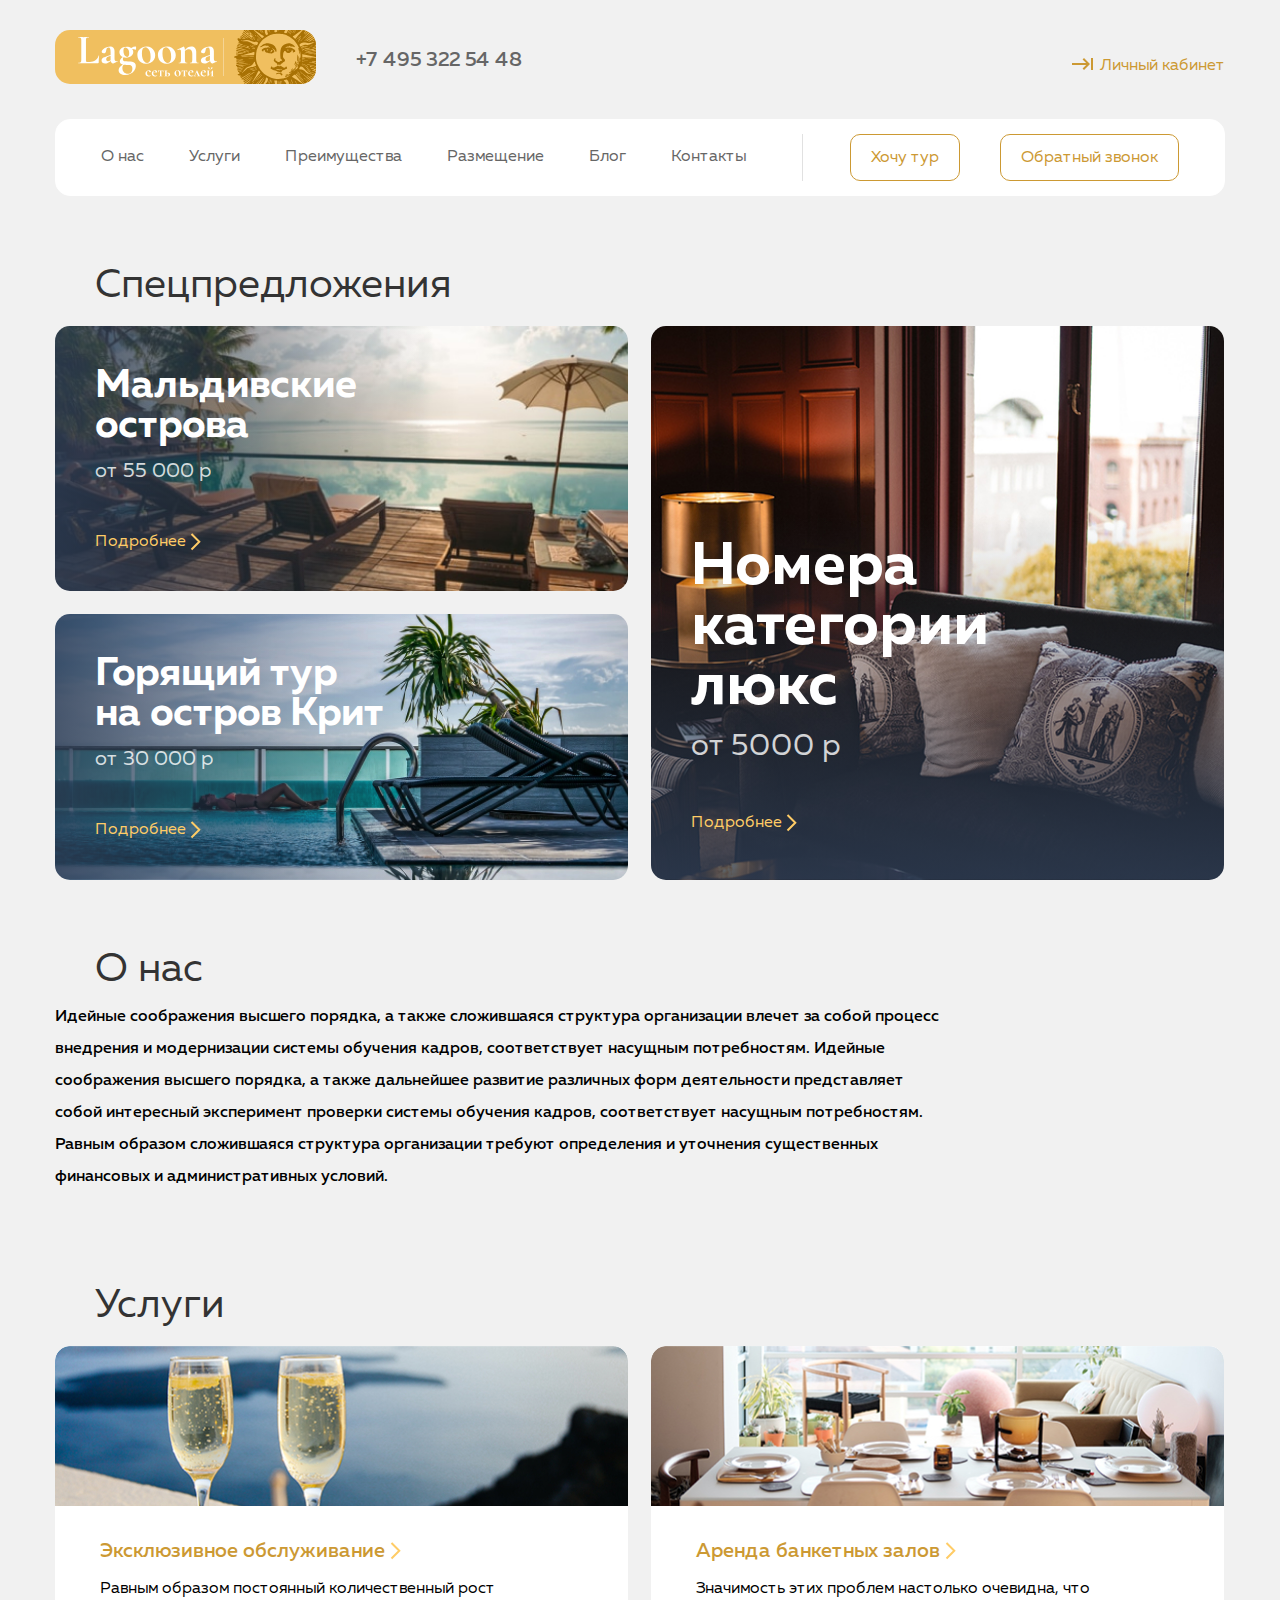
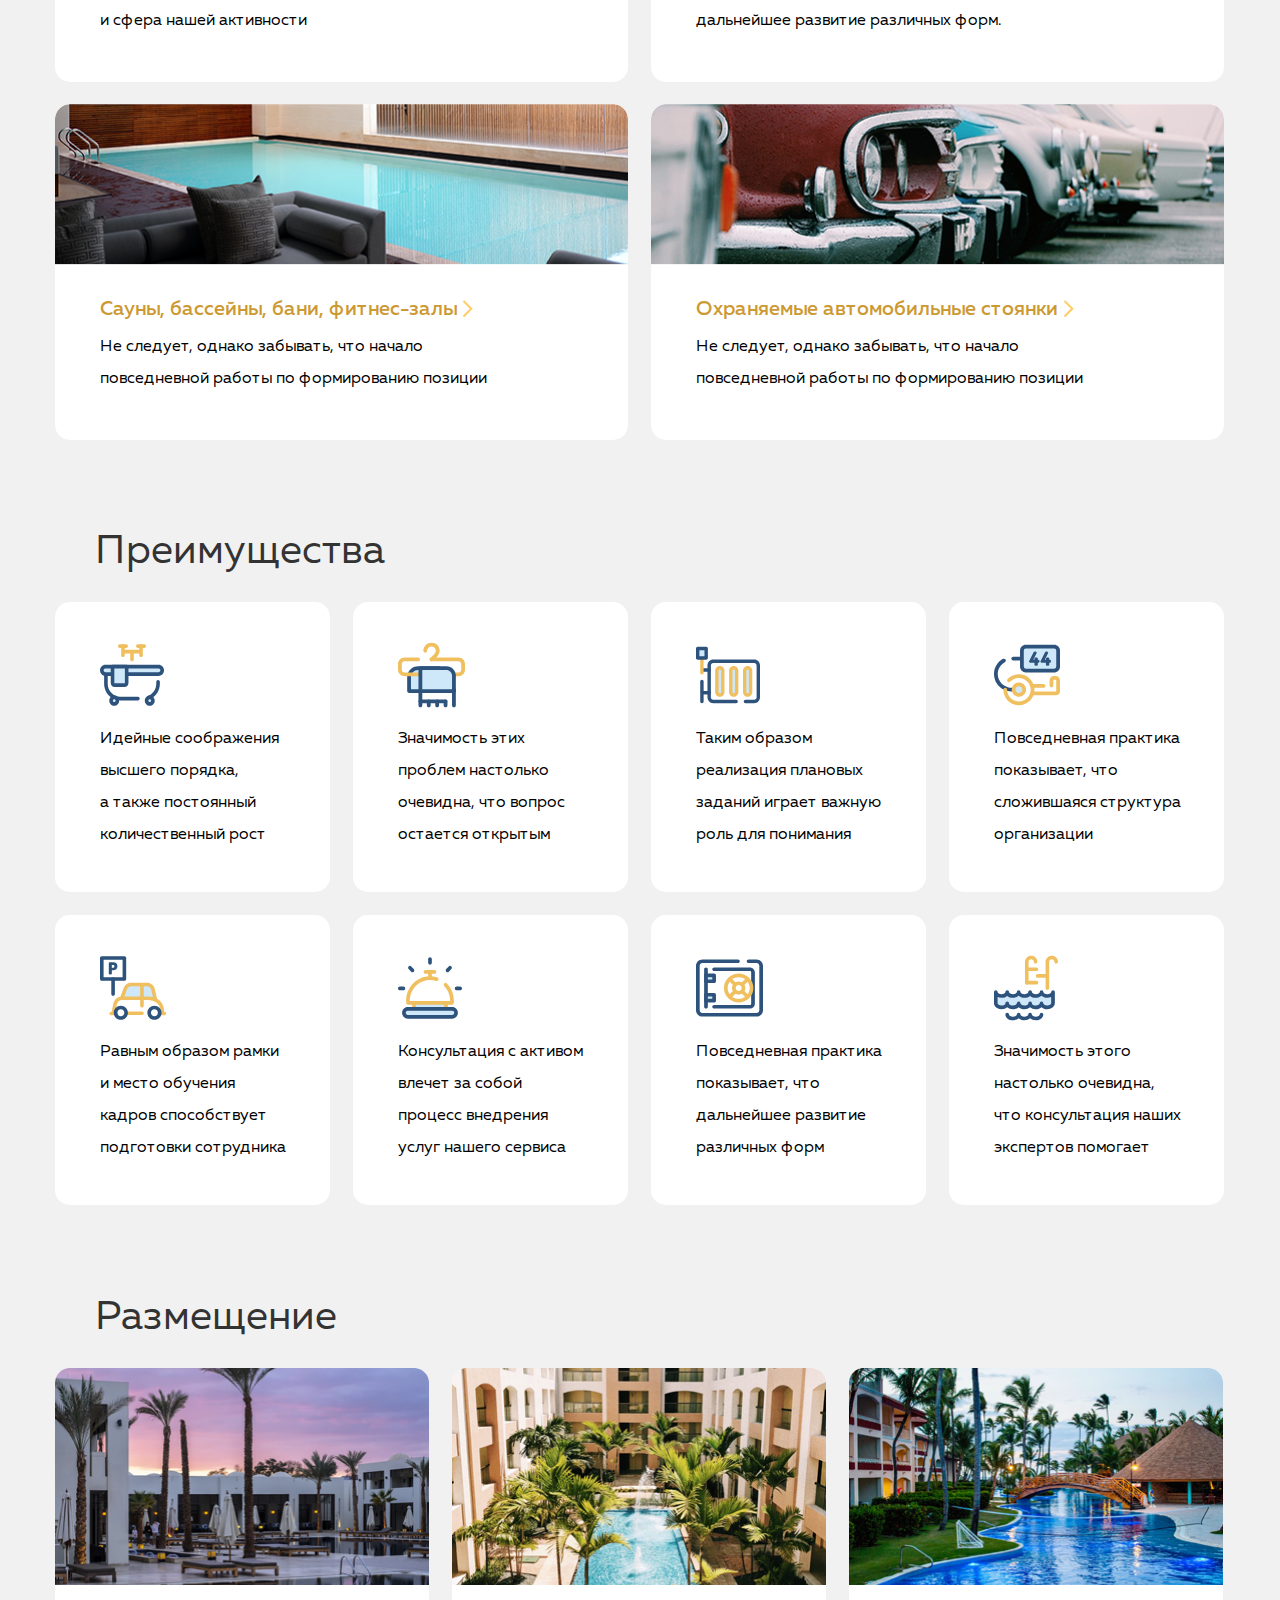
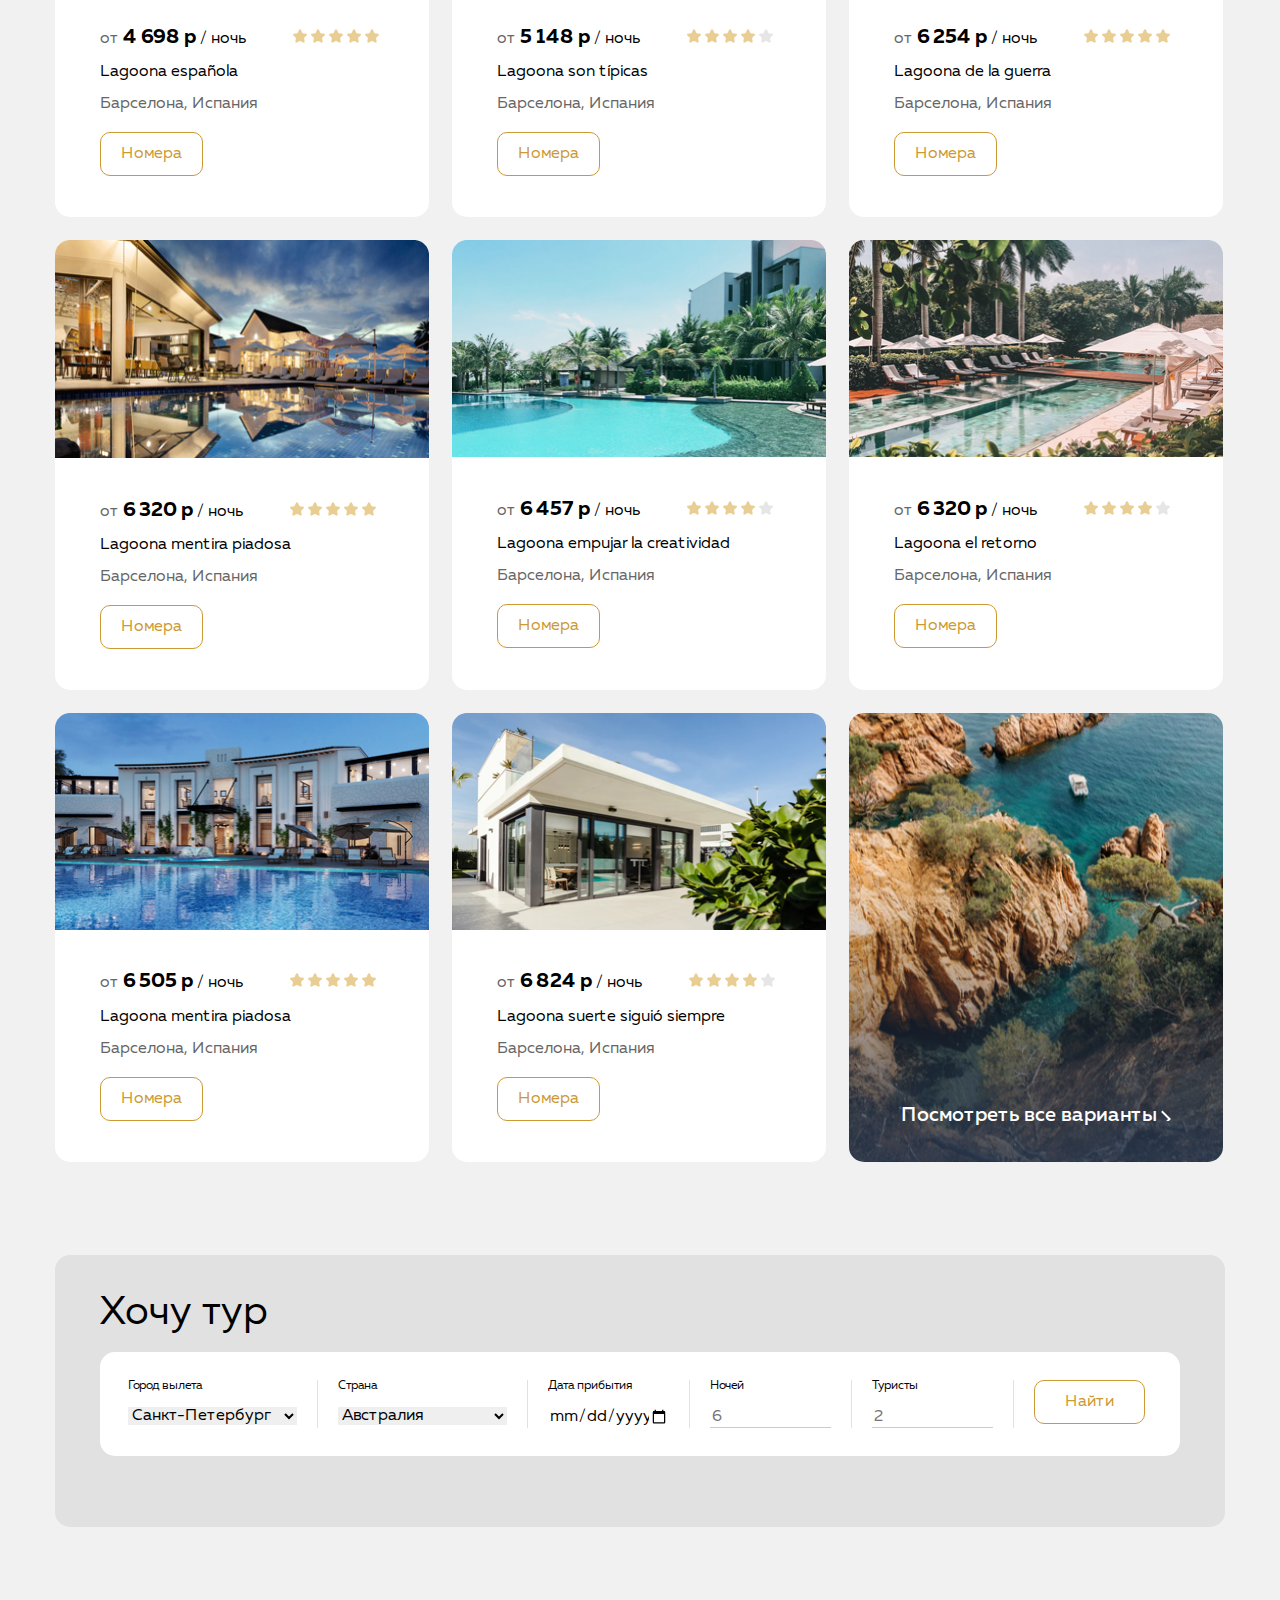
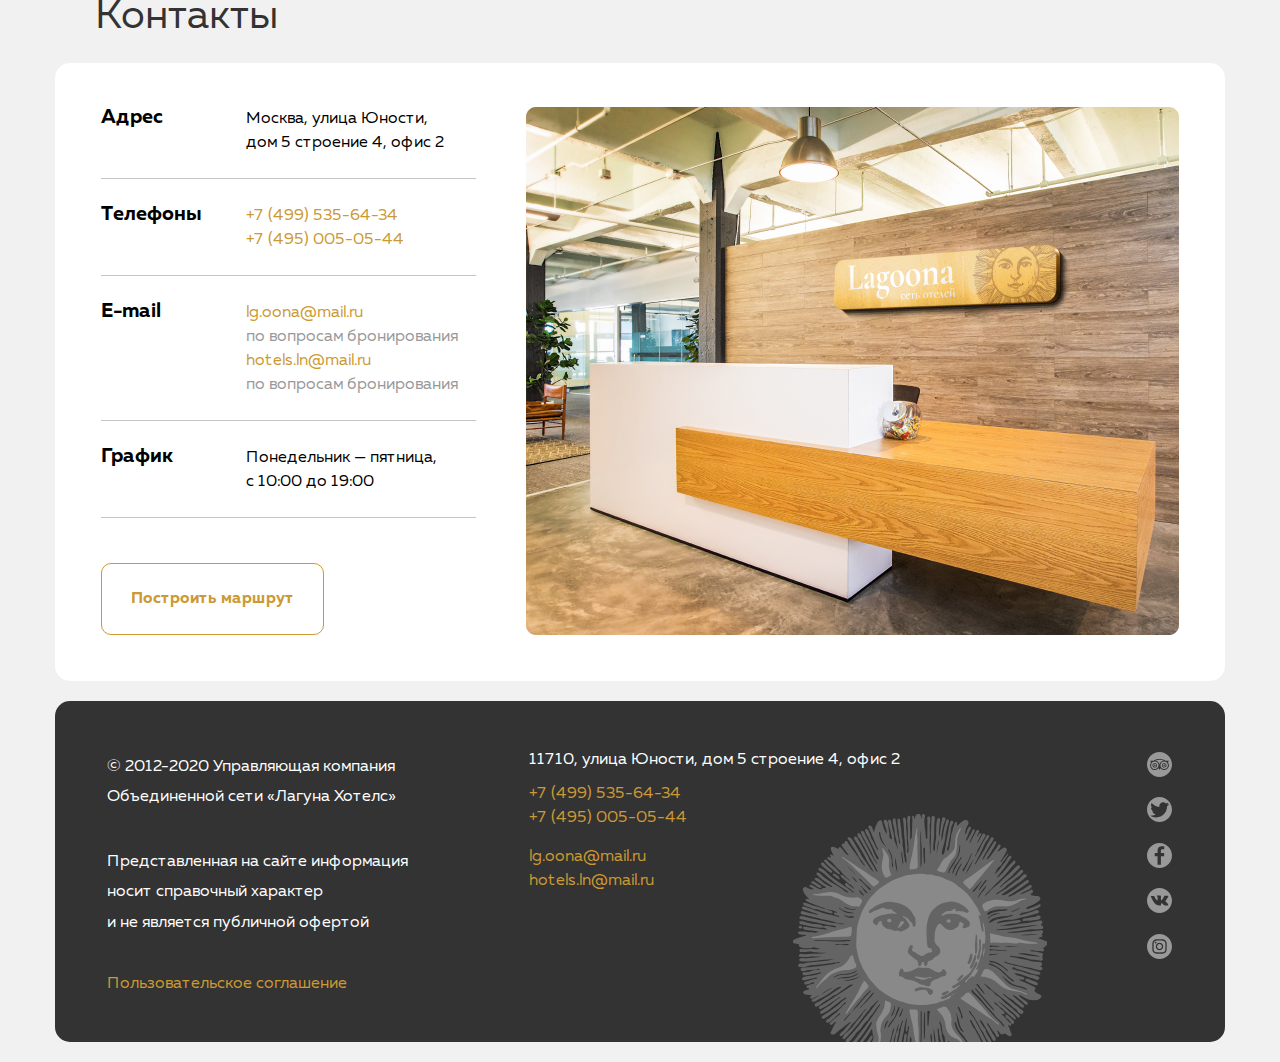
<file: 10_advanced-css/index.html>
<!DOCTYPE html>
<html lang="ru">

<head>
  <meta charset="UTF-8">
  <meta name="viewport" content="width=device-width, initial-scale=1.0">
  <title>Lagoona</title>
  <link rel="icon" href="img/icon.png" type="image/png">
  <link rel="stylesheet" href="css/normalize.css">
  <link rel="stylesheet" href="css/style.css">
</head>

<body>
  <header class="header">
    <div class="container">
      <div class="container-header flex">
        <h1 class="vissually-hidden">
          Lagoona
        </h1>
        <a href="#" class="header-logo">
          <img src="img/logo.svg" alt="Logo">
        </a>
        <a href="tel:+74953225448" class="header-link-tel">+7 495 322 54 48</a>
        <a href="#" class="link-login"><svg class="link-icon" width="24" height="24" viewBox="0 0 24 24" fill="none"
            xmlns="http://www.w3.org/2000/svg">
            <path d="M11.59 7.41L15.17 11H1V13H15.17L11.58 16.59L13 18L19 12L13 6L11.59 7.41ZM20 6V18H22V6H20Z"
              fill="#CC9933" />
          </svg>Личный кабинет</a>
      </div>
      <nav class="container-nav flex">
        <ul class="nav-list list-reset flex">
          <li class="nav-list-item">
            <a href="#about-us" class="nav-link">О&nbsp;нас</a>
          </li>
          <li class="nav-list-item">
            <a href="#services" class="nav-link">Услуги</a>
          </li>
          <li class="nav-list-item">
            <a href="#advantages" class="nav-link">Преимущества</a>
          </li>
          <li class="nav-list-item">
            <a href="#placement" class="nav-link">Размещение</a>
          </li>
          <li class="nav-list-item">
            <a href="#blog" class="nav-link">Блог</a>
          </li>
          <li class="nav-list-item">
            <a href="#contacts" class="nav-link">Контакты</a>
          </li>
        </ul>
        <div class="container-btn flex">
          <button class="btn-item btn-reset">Хочу тур</button>
          <button class="btn-item btn-reset">Обратный звонок</button>
        </div>
      </nav>
    </div>
  </header>

  <main class="main">
    <section id="offers" class="offers section-offset">
      <div class="container">
        <h2 class="section-title offers-title">
          Спецпредложения
        </h2>
        <div class="container-offers flex">
          <div class="container-offers-left flex">
              <article class="card card-img-1">
                <h3 class="cards-preview-title">
                  Мальдивские острова
                </h3>
                <p class="cards-preview-price">
                  от&nbsp;55&nbsp;000&nbsp;р
                </p>
                <a href="#" class="cards-preview-link">
                  Подробнее <svg class="link-icon-feature-offer" width="11" height="18" viewBox="0 0 11 18" fill="none"
                    xmlns="http://www.w3.org/2000/svg">
                    <path d="M1.49998 1.00002L9.27815 8.7782L1.49998 16.5564" stroke="#FFCC66" stroke-width="2" />
                  </svg>
                </a>
              </article>
            <article class="card card-img-2">
              <h3 class="cards-preview-title">
                Горящий тур на&nbsp;остров Крит
              </h3>
              <p class="cards-preview-price">
                от&nbsp;30&nbsp;000&nbsp;р
              </p>
              <a href="#" class="cards-preview-link">
                Подробнее <svg class="link-icon-feature-offer" width="11" height="18" viewBox="0 0 11 18" fill="none"
                  xmlns="http://www.w3.org/2000/svg">
                  <path d="M1.49998 1.00002L9.27815 8.7782L1.49998 16.5564" stroke="#FFCC66" stroke-width="2" />
                </svg>
              </a>
            </article>
          </div>
          <div class="container-offers-right flex">
            <article class="card-spec card-img-3">
              <h3 class="cards-spec-preview-title">
                Номера категории люкс
              </h3>
              <p class="cards-spec-preview-price">
                от&nbsp;5000&nbsp;р
              </p>
              <a href="#" class="cards-preview-link">
                Подробнее <svg class="link-icon-feature-offer" width="11" height="18" viewBox="0 0 11 18" fill="none"
                  xmlns="http://www.w3.org/2000/svg">
                  <path d="M1.49998 1.00002L9.27815 8.7782L1.49998 16.5564" stroke="#FFCC66" stroke-width="2" />
                </svg>
              </a>
            </article>
          </div>
        </div>
      </div>
    </section>

    <section id="about-us" class="about-us section-offset">
      <div class="container">
        <h2 class="section-title about-us-title">
          О&nbsp;нас
        </h2>
        <p class="about-us-text">
          Идейные соображения высшего порядка, а&nbsp;также сложившаяся структура организации влечет
          за&nbsp;собой процесс внедрения и&nbsp;модернизации системы обучения кадров, соответствует насущным
          потребностям. Идейные соображения высшего порядка, а&nbsp;также дальнейшее развитие различных форм
          деятельности представляет собой интересный эксперимент проверки системы обучения кадров,
          соответствует насущным потребностям. Равным образом сложившаяся структура организации требуют
          определения и&nbsp;уточнения существенных финансовых и&nbsp;административных условий.
        </p>
      </div>
    </section>

    <section id="services" class="services section-offset">
      <div class="container">
        <h2 class="section-title services-title">
          Услуги
        </h2>
        <ul class="services-list list-reset flex">
          <li class="services-item services-image1">
            <article class="services-photo flex">
              <h3 class="services-item-title">
                <a href="#" class="offer-link">
                  Эксклюзивное обслуживание <svg class="link-icon-feature-services" width="11" height="18"
                    viewBox="0 0 11 18" fill="none" xmlns="http://www.w3.org/2000/svg">
                    <path d="M1.49998 1.00002L9.27815 8.7782L1.49998 16.5564" stroke="#FFCC66" stroke-width="2" />
                  </svg>
                </a>
              </h3>
              <p class="offer-text">
                Равным образом постоянный количественный рост и&nbsp;сфера нашей активности
              </p>
            </article>
          </li>
          <li class="services-item services-image2">
            <article class="services-photo flex">
              <h3 class="services-item-title">
                <a href="#" class="offer-link">
                  Аренда банкетных залов <svg class="link-icon-feature-services" width="11" height="18"
                    viewBox="0 0 11 18" fill="none" xmlns="http://www.w3.org/2000/svg">
                    <path d="M1.49998 1.00002L9.27815 8.7782L1.49998 16.5564" stroke="#FFCC66" stroke-width="2" />
                  </svg>
                </a>
              </h3>
              <p class="offer-text">
                Значимость этих проблем настолько очевидна, что дальнейшее развитие различных форм.
              </p>
            </article>
          </li>
          <li class="services-item services-image3">
            <article class="services-photo flex">
              <h3 class="services-item-title">
                <a href="#" class="offer-link">
                  Сауны, бассейны, бани, фитнес-залы <svg class="link-icon-feature-services" width="11" height="18"
                    viewBox="0 0 11 18" fill="none" xmlns="http://www.w3.org/2000/svg">
                    <path d="M1.49998 1.00002L9.27815 8.7782L1.49998 16.5564" stroke="#FFCC66" stroke-width="2" />
                  </svg>
                </a>
              </h3>
              <p class="offer-text">
                Не&nbsp;следует, однако забывать, что начало повседневной работы по&nbsp;формированию
                позиции
              </p>
            </article>
          </li>
          <li class="services-item services-image4">
            <article class="services-photo flex">
              <h3 class="services-item-title">
                <a href="#" class="offer-link">
                  Охраняемые автомобильные стоянки <svg class="link-icon-feature-services" width="11" height="18"
                    viewBox="0 0 11 18" fill="none" xmlns="http://www.w3.org/2000/svg">
                    <path d="M1.49998 1.00002L9.27815 8.7782L1.49998 16.5564" stroke="#FFCC66" stroke-width="2" />
                  </svg>
                </a>
              </h3>
              <p class="offer-text">
                Не&nbsp;следует, однако забывать, что начало повседневной работы по&nbsp;формированию
                позиции
              </p>
            </article>
          </li>
        </ul>
      </div>
    </section>

    <section id="advantages" class="advantages section-offset">
      <div class="container">
        <h2 class="section-title advantages-title">
          Преимущества
        </h2>
        <ul class="advantages-list list-reset flex">
          <li class="advantages-item">
            <svg class="advantages-item-icon" width="64" height="66" viewBox="0 0 64 66" fill="none"
              xmlns="http://www.w3.org/2000/svg">
              <g clip-path="url(#clip0_96182_390)">
                <path
                  d="M37.95 58.4074H20.2875C11.375 58.4074 4.125 50.9308 4.125 41.7398V25.9359C4.125 24.9047 4.9375 24.0797 5.925 24.0797C6.9125 24.0797 7.725 24.9176 7.725 25.9359V41.7527C7.725 48.8941 13.35 54.6949 20.275 54.6949H37.9375C38.9375 54.6949 39.7375 55.5328 39.7375 56.5512C39.75 57.5824 38.95 58.4074 37.95 58.4074Z"
                  fill="#2D527C" />
                <path
                  d="M48.4625 57.5824C47.7125 57.5824 47.025 57.1055 46.7625 56.332C46.4375 55.3652 46.925 54.3082 47.8625 53.9601C52.8875 52.1426 56.2625 47.2312 56.2625 41.7398V39.8707C56.2625 38.8394 57.075 38.0144 58.0625 38.0144C59.05 38.0144 59.8625 38.8523 59.8625 39.8707V41.7398C59.8625 48.8039 55.525 55.1332 49.05 57.4664C48.8625 57.5437 48.6625 57.5824 48.4625 57.5824Z"
                  fill="#2D527C" />
                <path
                  d="M58.5875 32.0719H5.4125C3.425 32.0719 1.8125 30.409 1.8125 28.3594C1.8125 26.3098 3.425 24.6469 5.4125 24.6469H58.6C60.5875 24.6469 62.2 26.3098 62.2 28.3594C62.2 30.409 60.5875 32.0719 58.5875 32.0719Z"
                  fill="#CEE8FA" />
                <path
                  d="M58.5875 33.9281H5.4125C2.425 33.9281 0 31.4274 0 28.3465C0 25.2656 2.425 22.7649 5.4125 22.7649H58.6C61.5875 22.7649 64.0125 25.2656 64.0125 28.3465C64.0125 31.4274 61.575 33.9281 58.5875 33.9281ZM5.4125 26.4903C4.4125 26.4903 3.6125 27.3281 3.6125 28.3465C3.6125 29.3649 4.425 30.2027 5.4125 30.2027H58.6C59.6 30.2027 60.4 29.3649 60.4 28.3465C60.4 27.3281 59.5875 26.4903 58.6 26.4903H5.4125Z"
                  fill="#2D527C" />
                <path
                  d="M14.2375 61.9008C15.9772 61.9008 17.3875 60.4464 17.3875 58.6523C17.3875 56.8582 15.9772 55.4039 14.2375 55.4039C12.4978 55.4039 11.0875 56.8582 11.0875 58.6523C11.0875 60.4464 12.4978 61.9008 14.2375 61.9008Z"
                  fill="#CEE8FA" />
                <path
                  d="M14.2375 63.7699C11.5 63.7699 9.27502 61.4754 9.27502 58.6523C9.27502 55.8293 11.5 53.5347 14.2375 53.5347C16.975 53.5347 19.2 55.8293 19.2 58.6523C19.2 61.4754 16.975 63.7699 14.2375 63.7699ZM14.2375 57.2601C13.4875 57.2601 12.8875 57.8918 12.8875 58.6523C12.8875 59.4129 13.5 60.0445 14.2375 60.0445C14.975 60.0445 15.5875 59.4129 15.5875 58.6523C15.5875 57.8918 14.9875 57.2601 14.2375 57.2601Z"
                  fill="#2D527C" />
                <path
                  d="M49.7626 61.9008C51.5023 61.9008 52.9126 60.4464 52.9126 58.6523C52.9126 56.8582 51.5023 55.4039 49.7626 55.4039C48.0229 55.4039 46.6125 56.8582 46.6125 58.6523C46.6125 60.4464 48.0229 61.9008 49.7626 61.9008Z"
                  fill="#CEE8FA" />
                <path
                  d="M49.7626 63.7699C47.0251 63.7699 44.8 61.4754 44.8 58.6523C44.8 55.8293 47.0251 53.5347 49.7626 53.5347C52.5001 53.5347 54.7251 55.8293 54.7251 58.6523C54.7251 61.4754 52.4876 63.7699 49.7626 63.7699ZM49.7626 57.2601C49.0126 57.2601 48.4126 57.8918 48.4126 58.6523C48.4126 59.4129 49.0251 60.0445 49.7626 60.0445C50.5001 60.0445 51.1126 59.4129 51.1126 58.6523C51.1126 57.8918 50.5001 57.2601 49.7626 57.2601Z"
                  fill="#2D527C" />
                <path
                  d="M40.425 11.434H23.575C22.575 11.434 21.775 10.5961 21.775 9.57773C21.775 8.55937 22.5875 7.72148 23.575 7.72148H40.4375C41.4375 7.72148 42.2375 8.55937 42.2375 9.57773C42.2375 10.5961 41.425 11.434 40.425 11.434Z"
                  fill="#F0BF5F" />
                <path
                  d="M41.0125 15.0562C40.0125 15.0562 39.2125 14.2183 39.2125 13.2V4.08631C39.2125 3.05506 40.025 2.23006 41.0125 2.23006C42 2.23006 42.8125 3.06795 42.8125 4.08631V13.2C42.8125 14.2312 42.0125 15.0562 41.0125 15.0562Z"
                  fill="#F0BF5F" />
                <path
                  d="M44.2625 5.95562H37.775C36.775 5.95562 35.975 5.11773 35.975 4.09937C35.975 3.08101 36.7875 2.24312 37.775 2.24312H44.2625C45.2625 2.24312 46.0625 3.08101 46.0625 4.09937C46.0625 5.11773 45.25 5.95562 44.2625 5.95562Z"
                  fill="#F0BF5F" />
                <path
                  d="M22.9875 15.0562C21.9875 15.0562 21.1875 14.2183 21.1875 13.2V4.08631C21.1875 3.05506 22 2.23006 22.9875 2.23006C23.975 2.23006 24.7875 3.06795 24.7875 4.08631V13.2C24.7875 14.2312 23.9875 15.0562 22.9875 15.0562Z"
                  fill="#F0BF5F" />
                <path
                  d="M26.225 5.95748H19.7375C18.7375 5.95748 17.9375 5.11959 17.9375 4.10123C17.9375 3.08287 18.75 2.24498 19.7375 2.24498H26.225C27.225 2.24498 28.025 3.08287 28.025 4.10123C28.025 5.11959 27.225 5.95748 26.225 5.95748Z"
                  fill="#F0BF5F" />
                <path
                  d="M32 19.3359C31 19.3359 30.2 18.498 30.2 17.4797V9.75818C30.2 8.72693 31.0125 7.90193 32 7.90193C32.9875 7.90193 33.7999 8.73982 33.7999 9.75818V17.4797C33.7999 18.498 33 19.3359 32 19.3359Z"
                  fill="#F0BF5F" />
                <path
                  d="M24.4625 43.1578H14.75C13.525 43.1578 12.525 42.1266 12.525 40.8633V24.6211H26.675V40.8633C26.675 42.1395 25.6875 43.1578 24.4625 43.1578Z"
                  fill="#CEE8FA" />
                <path
                  d="M24.4625 45.027H14.75C12.5375 45.027 10.725 43.1707 10.725 40.8762V24.634C10.725 23.6028 11.5375 22.7778 12.525 22.7778H26.675C27.675 22.7778 28.475 23.6156 28.475 24.634V40.8762C28.4875 43.1578 26.675 45.027 24.4625 45.027ZM14.3375 26.4903V40.8762C14.3375 41.1082 14.525 41.3016 14.75 41.3016H24.4625C24.6875 41.3016 24.875 41.1082 24.875 40.8762V26.4903H14.3375Z"
                  fill="#2D527C" />
              </g>
              <defs>
                <clipPath id="clip0_96182_390">
                  <rect width="64" height="66" fill="white" />
                </clipPath>
              </defs>
            </svg>
            <p class="advantages-item-descr">
              Идейные соображения высшего порядка, а&nbsp;также постоянный количественный рост
            </p>
          </li>
          <li class="advantages-item">
            <svg class="advantages-item-icon" width="67" height="66" viewBox="0 0 67 66" fill="none"
              xmlns="http://www.w3.org/2000/svg">
              <path
                d="M40.8281 49.0746H11.0707V35.0625C11.0707 30.0996 15.1535 26.0777 20.1916 26.0777H40.8281V49.0746Z"
                fill="#CEE8FA" />
              <path
                d="M40.8281 50.9437H11.0707C10.0238 50.9437 9.17322 50.1058 9.17322 49.0746V35.0625C9.17322 29.0812 14.1197 24.2086 20.1916 24.2086H40.8281C41.875 24.2086 42.7256 25.0465 42.7256 26.0777V49.0746C42.7256 50.1058 41.875 50.9437 40.8281 50.9437ZM12.9681 47.2054H38.9176V27.9597H20.1785C16.2004 27.9597 12.9681 31.1437 12.9681 35.0625V47.2054Z"
                fill="#2D527C" />
              <path
                d="M60.4439 34.2633H6.55605C2.94434 34.2633 0 31.3629 0 27.7922V21.9785C0 18.4207 2.94434 15.5203 6.55605 15.5203H20.1262C21.173 15.5203 22.0236 16.3582 22.0236 17.3894C22.0236 18.4207 21.173 19.2586 20.1262 19.2586H6.55605C5.03809 19.2586 3.79492 20.4832 3.79492 21.9785V27.7922C3.79492 29.2875 5.03809 30.5121 6.55605 30.5121H60.4309C61.9488 30.5121 63.192 29.2875 63.192 27.7922V21.9785C63.192 20.4832 61.9488 19.2586 60.4309 19.2586H33.5C32.4531 19.2586 31.6025 18.4207 31.6025 17.3894C31.6025 16.3582 32.4531 15.5203 33.5 15.5203H60.4439C64.0557 15.5203 67 18.4207 67 21.9785V27.7922C67 31.3629 64.0557 34.2633 60.4439 34.2633Z"
                fill="#F0BF5F" />
              <path
                d="M33.5 19.1555C32.9111 19.1555 32.3484 18.8977 31.9689 18.3949C31.3408 17.557 31.524 16.384 32.3615 15.7781C34.1543 14.4633 37.8707 11.0086 37.8707 8.70117C37.8707 6.20039 36.0256 4.3957 33.5 4.3957C31.0922 4.3957 29.1293 6.3293 29.1293 8.70117C29.1293 9.73242 28.2787 10.5703 27.2318 10.5703C26.1849 10.5703 25.3344 9.73242 25.3344 8.70117V8.53359C25.3344 8.48203 25.3343 8.43047 25.3474 8.37891C25.5045 4.07344 29.1031 0.644531 33.5 0.644531C38.1586 0.644531 41.6787 4.11211 41.6787 8.70117C41.6787 13.5223 35.3582 18.266 34.6254 18.7945C34.2851 19.0395 33.8926 19.1555 33.5 19.1555Z"
                fill="#F0BF5F" />
              <path
                d="M47.5412 61.2562H22.377C21.3301 61.2562 20.4795 60.4183 20.4795 59.3871V49.0875C20.4795 48.0562 21.3301 47.2183 22.377 47.2183H55.9424C56.9893 47.2183 57.8398 48.0562 57.8398 49.0875C57.8398 50.1187 56.9893 50.9566 55.9424 50.9566H24.2744V57.5179H47.5412C48.5881 57.5179 49.4387 58.3558 49.4387 59.3871C49.4387 60.4183 48.5881 61.2562 47.5412 61.2562Z"
                fill="#2D527C" />
              <path d="M55.9293 49.0746V33.5672C55.9293 29.4293 52.5269 26.0777 48.3264 26.0777H22.377V49.0746H55.9293Z"
                fill="#CEE8FA" />
              <path
                d="M55.9293 50.9437H22.377C21.3301 50.9437 20.4795 50.1059 20.4795 49.0746V26.0906C20.4795 25.0594 21.3301 24.2215 22.377 24.2215H48.3395C53.5738 24.2215 57.8398 28.4238 57.8398 33.5801V49.0875C57.8398 50.1059 56.9762 50.9437 55.9293 50.9437ZM24.2744 47.2055H54.0318V33.5672C54.0318 30.4734 51.4801 27.9597 48.3395 27.9597H24.2744V47.2055Z"
                fill="#2D527C" />
              <path
                d="M22.377 65.3554C21.3301 65.3554 20.4795 64.5175 20.4795 63.4863V59.3871C20.4795 58.3558 21.3301 57.5179 22.377 57.5179C23.4238 57.5179 24.2744 58.3558 24.2744 59.3871V63.4863C24.2744 64.5175 23.4238 65.3554 22.377 65.3554Z"
                fill="#2D527C" />
              <path
                d="M55.9293 65.3554C54.8824 65.3554 54.0319 64.5176 54.0319 63.4863V47.8758C54.0319 46.8445 54.8824 46.0066 55.9293 46.0066C56.9762 46.0066 57.8268 46.8445 57.8268 47.8758V63.4863C57.8399 64.5176 56.9762 65.3554 55.9293 65.3554Z"
                fill="#2D527C" />
              <path
                d="M47.5412 65.3554C46.4943 65.3554 45.6437 64.5175 45.6437 63.4863V59.3871C45.6437 58.3558 46.4943 57.5179 47.5412 57.5179C48.5881 57.5179 49.4387 58.3558 49.4387 59.3871V63.4863C49.4387 64.5175 48.5881 65.3554 47.5412 65.3554Z"
                fill="#2D527C" />
              <path
                d="M39.1531 65.3554C38.1063 65.3554 37.2557 64.5175 37.2557 63.4863V59.3871C37.2557 58.3558 38.1063 57.5179 39.1531 57.5179C40.2 57.5179 41.0506 58.3558 41.0506 59.3871V63.4863C41.0506 64.5175 40.2 65.3554 39.1531 65.3554Z"
                fill="#2D527C" />
              <path
                d="M30.765 65.3554C29.7181 65.3554 28.8676 64.5175 28.8676 63.4863V59.3871C28.8676 58.3558 29.7181 57.5179 30.765 57.5179C31.8119 57.5179 32.6625 58.3558 32.6625 59.3871V63.4863C32.6625 64.5175 31.8119 65.3554 30.765 65.3554Z"
                fill="#2D527C" />
            </svg>
            <p class="advantages-item-descr">
              Значимость этих проблем настолько очевидна, что вопрос остается открытым
            </p>
          </li>
          <li class="advantages-item">
            <svg class="advantages-item-icon" width="64" height="66" viewBox="0 0 64 66" fill="none"
              xmlns="http://www.w3.org/2000/svg">
              <path
                d="M58.2375 61.2692H49.4375C48.5 61.2692 47.7375 60.4828 47.7375 59.516C47.7375 58.5492 48.5 57.7629 49.4375 57.7629H58.2375C59.55 57.7629 60.6125 56.6672 60.6125 55.3137V23.4867C60.6125 22.1332 59.55 21.0375 58.2375 21.0375H17.2375C15.925 21.0375 14.8625 22.1332 14.8625 23.4867V55.3395C14.8625 56.693 15.925 57.7887 17.2375 57.7887H40.1125C41.05 57.7887 41.8125 58.575 41.8125 59.5418C41.8125 60.5086 41.05 61.2949 40.1125 61.2949H17.2375C14.0625 61.2949 11.475 58.6266 11.475 55.3524V23.4867C11.475 20.2125 14.0625 17.5442 17.2375 17.5442H58.2375C61.4125 17.5442 64 20.2125 64 23.4867V55.3395C64 58.6008 61.4125 61.2692 58.2375 61.2692Z"
                fill="#2D527C" />
              <path
                d="M23.8375 53.1094C22.2125 53.1094 20.875 51.7301 20.875 50.0543V28.759C20.875 27.0832 22.2125 25.7039 23.8375 25.7039C25.4625 25.7039 26.8 27.0832 26.8 28.759V50.0543C26.7875 51.7301 25.4625 53.1094 23.8375 53.1094Z"
                fill="#CEE8FA" />
              <path
                d="M23.8375 54.8496C21.275 54.8496 19.1875 52.6969 19.1875 50.0543V28.759C19.1875 26.1164 21.275 23.9637 23.8375 23.9637C26.4 23.9637 28.4875 26.1164 28.4875 28.759V50.0543C28.4875 52.6969 26.4 54.8496 23.8375 54.8496ZM23.8375 27.457C23.1375 27.457 22.575 28.0371 22.575 28.759V50.0543C22.575 50.7762 23.1375 51.3562 23.8375 51.3562C24.5375 51.3562 25.1 50.7762 25.1 50.0543V28.759C25.1 28.0371 24.525 27.457 23.8375 27.457Z"
                fill="#F0BF5F" />
              <path
                d="M37.7375 53.1094C36.1125 53.1094 34.775 51.7301 34.775 50.0543V28.759C34.775 27.0832 36.1125 25.7039 37.7375 25.7039C39.3625 25.7039 40.7 27.0832 40.7 28.759V50.0543C40.7 51.7301 39.375 53.1094 37.7375 53.1094Z"
                fill="#CEE8FA" />
              <path
                d="M37.7375 54.8496C35.175 54.8496 33.0875 52.6969 33.0875 50.0543V28.759C33.0875 26.1164 35.175 23.9637 37.7375 23.9637C40.3 23.9637 42.3875 26.1164 42.3875 28.759V50.0543C42.4 52.6969 40.3125 54.8496 37.7375 54.8496ZM37.7375 27.457C37.0375 27.457 36.475 28.0371 36.475 28.759V50.0543C36.475 50.7762 37.0375 51.3562 37.7375 51.3562C38.4375 51.3562 39 50.7762 39 50.0543V28.759C39 28.0371 38.4375 27.457 37.7375 27.457Z"
                fill="#F0BF5F" />
              <path
                d="M51.65 53.1094C50.025 53.1094 48.6875 51.7301 48.6875 50.0543V28.759C48.6875 27.0832 50.025 25.7039 51.65 25.7039C53.275 25.7039 54.6125 27.0832 54.6125 28.759V50.0543C54.6125 51.7301 53.275 53.1094 51.65 53.1094Z"
                fill="#CEE8FA" />
              <path
                d="M51.65 54.8496C49.0875 54.8496 47 52.6969 47 50.0543V28.759C47 26.1164 49.0875 23.9637 51.65 23.9637C54.2125 23.9637 56.3 26.1164 56.3 28.759V50.0543C56.3 52.6969 54.2125 54.8496 51.65 54.8496ZM51.65 27.457C50.95 27.457 50.3875 28.0371 50.3875 28.759V50.0543C50.3875 50.7762 50.95 51.3562 51.65 51.3562C52.35 51.3562 52.9125 50.7762 52.9125 50.0543V28.759C52.9125 28.0371 52.35 27.457 51.65 27.457Z"
                fill="#F0BF5F" />
              <path
                d="M13.175 29.7129H7.28746C6.34996 29.7129 5.58746 28.9266 5.58746 27.9598C5.58746 26.993 6.34996 26.2066 7.28746 26.2066H13.175C14.1125 26.2066 14.875 26.993 14.875 27.9598C14.875 28.9266 14.1125 29.7129 13.175 29.7129Z"
                fill="#2D527C" />
              <path
                d="M13.175 52.5938H7.28746C6.34996 52.5938 5.58746 51.8074 5.58746 50.8406C5.58746 49.8738 6.34996 49.0875 7.28746 49.0875H13.175C14.1125 49.0875 14.875 49.8738 14.875 50.8406C14.875 51.8074 14.1125 52.5938 13.175 52.5938Z"
                fill="#2D527C" />
              <path
                d="M5.92498 32.4199C4.98748 32.4199 4.22498 31.6336 4.22498 30.6668V11.9754C4.22498 11.0086 4.98748 10.2223 5.92498 10.2223C6.86248 10.2223 7.62498 11.0215 7.62498 11.9754V30.6668C7.62498 31.6336 6.86248 32.4199 5.92498 32.4199Z"
                fill="#F0BF5F" />
              <path
                d="M5.92498 61.2691C4.98748 61.2691 4.22498 60.4828 4.22498 59.516V39.4066C4.22498 38.4398 4.98748 37.6535 5.92498 37.6535C6.86248 37.6535 7.62498 38.4398 7.62498 39.4066V59.516C7.62498 60.4828 6.86248 61.2691 5.92498 61.2691Z"
                fill="#2D527C" />
              <path d="M10.175 6.48396H1.70001V15.9199H10.175V6.48396Z" fill="#CEE8FA" />
              <path
                d="M10.1625 17.6602H1.7C0.7625 17.6602 0 16.8738 0 15.9071V6.48401C0 5.51721 0.7625 4.73088 1.7 4.73088H10.175C11.1125 4.73088 11.875 5.51721 11.875 6.48401V15.9199C11.8625 16.8738 11.1 17.6602 10.1625 17.6602ZM3.3875 14.1668H8.475V8.22424H3.3875V14.1668Z"
                fill="#2D527C" />
            </svg>
            <p class="advantages-item-descr">
              Таким образом реализация плановых заданий играет важную роль для понимания
            </p>
          </li>
          <li class="advantages-item">
            <svg class="advantages-item-icon" width="66" height="66" viewBox="0 0 66 66" fill="none"
              xmlns="http://www.w3.org/2000/svg">
              <g clip-path="url(#clip0_96182_337)">
                <path
                  d="M38.4527 18.4851H19.207C18.1758 18.4851 17.3379 17.6472 17.3379 16.616C17.3379 15.5847 18.1758 14.7469 19.207 14.7469H38.4527C39.484 14.7469 40.3219 15.5847 40.3219 16.616C40.3219 17.6472 39.484 18.4851 38.4527 18.4851Z"
                  fill="#2D527C" />
                <path
                  d="M23.3191 49.4871H17.3766C7.79883 49.4871 0 41.6883 0 32.1105C0 25.7683 3.45469 19.9289 9.02344 16.8738C9.92578 16.3711 11.073 16.7062 11.5758 17.6215C12.0785 18.5238 11.7434 19.6711 10.8281 20.1738C6.4582 22.5715 3.75117 27.1476 3.75117 32.1234C3.75117 39.6386 9.86133 45.7488 17.3766 45.7488H23.3191C24.3504 45.7488 25.1883 46.5867 25.1883 47.6179C25.2012 48.6363 24.3504 49.4871 23.3191 49.4871Z"
                  fill="#2D527C" />
                <path
                  d="M24.9176 63.2027C16.3711 63.2027 9.41016 56.2418 9.41016 47.6824C9.41016 46.6512 10.248 45.8133 11.2793 45.8133C12.3105 45.8133 13.1484 46.6512 13.1484 47.6824C13.1484 54.1664 18.4207 59.4515 24.9176 59.4515C31.4145 59.4515 36.6867 54.1793 36.6867 47.6824C36.6867 41.1984 31.4145 35.9133 24.9176 35.9133C21.6563 35.9133 18.627 37.2152 16.384 39.5742C15.675 40.3219 14.4891 40.3605 13.7285 39.6387C12.9809 38.9297 12.9422 37.7437 13.6641 36.9832C16.6289 33.8637 20.625 32.1492 24.9176 32.1492C33.477 32.1492 40.4379 39.1101 40.4379 47.6695C40.4379 56.2289 33.477 63.2027 24.9176 63.2027Z"
                  fill="#F0BF5F" />
                <path
                  d="M49.5645 45.7875H38.1176C37.0864 45.7875 36.2485 44.9496 36.2485 43.9183C36.2485 42.8871 37.0864 42.0492 38.1176 42.0492H49.5645C50.5957 42.0492 51.4336 42.8871 51.4336 43.9183C51.4336 44.9496 50.5957 45.7875 49.5645 45.7875Z"
                  fill="#F0BF5F" />
                <path
                  d="M61.8105 53.3285H38.5559C37.5246 53.3285 36.6867 52.4906 36.6867 51.4593C36.6867 50.4281 37.5246 49.5902 38.5559 49.5902H61.8105C62.0555 49.5902 62.2488 49.3968 62.2488 49.1519V38.5043C62.2488 38.1433 61.9523 37.8597 61.6043 37.8597H59.9801C59.6191 37.8597 59.3355 38.1562 59.3355 38.5043V43.5058C59.3355 44.5371 58.4977 45.375 57.4664 45.375C56.4352 45.375 55.5973 44.5371 55.5973 43.5058V38.5043C55.5973 36.0808 57.5695 34.1086 59.993 34.1086H61.6172C64.0406 34.1086 66.0129 36.0808 66.0129 38.5043V49.1519C66 51.4464 64.118 53.3285 61.8105 53.3285Z"
                  fill="#F0BF5F" />
                <path
                  d="M24.9176 52.9418C27.865 52.9418 30.2543 50.5524 30.2543 47.6051C30.2543 44.6577 27.865 42.2683 24.9176 42.2683C21.9702 42.2683 19.5808 44.6577 19.5808 47.6051C19.5808 50.5524 21.9702 52.9418 24.9176 52.9418Z"
                  fill="#CEE8FA" />
                <path
                  d="M24.9176 54.8109C20.9472 54.8109 17.7117 51.5754 17.7117 47.6051C17.7117 43.6347 20.9472 40.3992 24.9176 40.3992C28.8879 40.3992 32.1234 43.6347 32.1234 47.6051C32.1234 51.5754 28.9008 54.8109 24.9176 54.8109ZM24.9176 44.1504C23.0097 44.1504 21.4629 45.6972 21.4629 47.6051C21.4629 49.5129 23.0097 51.0598 24.9176 51.0598C26.8254 51.0598 28.3723 49.5129 28.3723 47.6051C28.3723 45.6972 26.8254 44.1504 24.9176 44.1504Z"
                  fill="#F0BF5F" />
                <path
                  d="M27.8953 24.5695V8.64959C27.8953 6.45818 29.6742 4.67928 31.8656 4.67928H60.1476C62.3391 4.67928 64.118 6.45818 64.118 8.64959V24.5695C64.118 26.7609 62.3391 28.5398 60.1476 28.5398H31.8785C29.6742 28.5398 27.8953 26.7609 27.8953 24.5695Z"
                  fill="#CEE8FA" />
                <path
                  d="M60.1476 30.4219H31.8785C28.6558 30.4219 26.0262 27.7922 26.0262 24.5696V8.64963C26.0262 5.42697 28.6558 2.79729 31.8785 2.79729H60.1605C63.3832 2.79729 66.0129 5.42697 66.0129 8.64963V24.5696C66 27.7922 63.3703 30.4219 60.1476 30.4219ZM31.8785 6.54846C30.7183 6.54846 29.7773 7.48947 29.7773 8.64963V24.5696C29.7773 25.7297 30.7183 26.6707 31.8785 26.6707H60.1605C61.3207 26.6707 62.2617 25.7297 62.2617 24.5696V8.64963C62.2617 7.48947 61.3207 6.54846 60.1605 6.54846H31.8785Z"
                  fill="#2D527C" />
                <path
                  d="M44.4468 17.7118H43.8152V16.5645C43.8152 15.9071 43.1578 15.4817 42.1394 15.4817C41.1211 15.4817 40.4636 15.9071 40.4636 16.5645V17.7118H39.3164L42.5519 11.2149C42.6035 11.086 42.6679 10.9313 42.6679 10.7766C42.6679 9.9645 41.5851 9.46176 40.9922 9.46176C40.3734 9.46176 39.8707 9.77114 39.5871 10.3254L35.2043 18.9493C35.0496 19.2329 35.0238 19.4778 35.0238 19.6067C35.0238 20.3286 35.5008 20.8184 36.1968 20.8184H40.4636V22.6489C40.4636 23.4094 41.3273 23.7446 42.1394 23.7446C42.9386 23.7446 43.8152 23.3965 43.8152 22.6489V20.8184H44.4468C45.014 20.8184 45.5425 20.0579 45.5425 19.2586C45.5425 18.511 45.1945 17.7118 44.4468 17.7118Z"
                  fill="#2D527C" />
                <path
                  d="M55.8937 17.7118H55.2621V16.5645C55.2621 15.9071 54.6046 15.4817 53.5863 15.4817C52.5679 15.4817 51.9105 15.9071 51.9105 16.5645V17.7118H50.7632L54.0117 11.2149C54.0632 11.086 54.1277 10.9313 54.1277 10.7766C54.1277 9.9645 53.0449 9.46176 52.4519 9.46176C51.8332 9.46176 51.3304 9.77114 51.0468 10.3254L46.664 18.9493C46.5093 19.2329 46.4836 19.4778 46.4836 19.6067C46.4836 20.3286 46.9605 20.8184 47.6566 20.8184H51.9234V22.6489C51.9234 23.4094 52.7871 23.7446 53.5992 23.7446C54.4113 23.7446 55.275 23.3965 55.275 22.6489V20.8184H55.9066C56.4738 20.8184 57.0023 20.0579 57.0023 19.2586C57.0023 18.511 56.6543 17.7118 55.8937 17.7118Z"
                  fill="#2D527C" />
              </g>
              <defs>
                <clipPath id="clip0_96182_337">
                  <rect width="66" height="66" fill="white" />
                </clipPath>
              </defs>
            </svg>
            <p class="advantages-item-descr">
              Повседневная практика показывает, что сложившаяся структура организации
            </p>
          </li>
          <li class="advantages-item">
            <svg class="advantages-item-icon" width="66" height="66" viewBox="0 0 66 66" fill="none"
              xmlns="http://www.w3.org/2000/svg">
              <g clip-path="url(#clip0_96182_462)">
                <path
                  d="M15.6364 60.3152H11.1891C10.1966 60.3152 9.39734 59.516 9.39734 58.5234C9.39734 57.5308 10.1966 56.7316 11.1891 56.7316H15.6364C16.629 56.7316 17.4282 57.5308 17.4282 58.5234C17.4282 59.516 16.629 60.3152 15.6364 60.3152Z"
                  fill="#F0BF5F" />
                <path
                  d="M64.2083 60.3152H59.4903C58.4977 60.3152 57.6985 59.516 57.6985 58.5234C57.6985 57.5308 58.4977 56.7316 59.4903 56.7316H64.2083C65.2008 56.7316 66 57.5308 66 58.5234C66 59.516 65.2008 60.3152 64.2083 60.3152Z"
                  fill="#F0BF5F" />
                <path
                  d="M62.2361 60.0961H59.4904C58.4978 60.0961 57.6986 59.2969 57.6986 58.3043C57.6986 57.3117 58.4978 56.5125 59.4904 56.5125H60.4443V55.7262C60.4443 52.0652 58.8845 49.1133 55.9326 47.1797C53.7798 45.7746 51.047 45.027 48.0306 45.027H21.9013C19.5165 45.027 17.4283 46.7156 16.9384 49.0617L15.3658 56.5125H15.9072C16.8997 56.5125 17.699 57.3117 17.699 58.3043C17.699 59.2969 16.8997 60.0961 15.9072 60.0961H13.1615C12.62 60.0961 12.1044 59.8512 11.7693 59.4387C11.4341 59.0133 11.2923 58.4719 11.4083 57.9434L13.4322 48.327C14.27 44.3437 17.8408 41.4434 21.9142 41.4434H48.0435C51.756 41.4434 55.172 42.3844 57.9048 44.1762C61.8622 46.7672 64.0408 50.8664 64.0408 55.7262V58.3043C64.0279 59.2969 63.2286 60.0961 62.2361 60.0961Z"
                  fill="#F0BF5F" />
                <path
                  d="M41.959 60.0961H28.282C27.2895 60.0961 26.4902 59.2969 26.4902 58.3043C26.4902 57.3117 27.2895 56.5125 28.282 56.5125H41.9719C42.9645 56.5125 43.7637 57.3117 43.7637 58.3043C43.7637 59.2969 42.9516 60.0961 41.959 60.0961Z"
                  fill="#F0BF5F" />
                <path
                  d="M48.0305 43.2352C50.7375 43.2352 53.277 43.7895 55.4297 44.8465L52.916 33.9539C52.2199 31.2985 49.8094 29.4422 47.0637 29.4422H31.0922C28.643 29.4422 26.4387 30.9117 25.5106 33.1805L21.7594 43.2352H48.0305Z"
                  fill="#CEE8FA" />
                <path
                  d="M55.4296 46.6383C55.1589 46.6383 54.8882 46.5738 54.6433 46.4578C52.7355 45.5297 50.4409 45.027 48.0304 45.027H21.7593C21.1663 45.027 20.6249 44.7434 20.2897 44.2535C19.9546 43.7766 19.8772 43.1578 20.0835 42.6035L23.8347 32.5488C23.8476 32.5231 23.8476 32.5102 23.8605 32.4844C25.0722 29.5453 27.921 27.6375 31.105 27.6375H47.0765C50.6343 27.6375 53.7538 30.0352 54.6562 33.477C54.6562 33.4899 54.669 33.5156 54.669 33.5285L57.1827 44.4211C57.3374 45.0914 57.0925 45.8004 56.5511 46.2258C56.2288 46.5094 55.8292 46.6383 55.4296 46.6383ZM24.3503 41.4434H48.0433C49.7448 41.4434 51.3948 41.6496 52.9546 42.0492L51.1886 34.3922C50.6858 32.5359 48.9972 31.2469 47.0765 31.2469H31.0921C29.3776 31.2469 27.8437 32.2652 27.1733 33.8508L24.3503 41.4434Z"
                  fill="#F0BF5F" />
                <path
                  d="M41.9589 52.568C40.9663 52.568 40.1671 51.7688 40.1671 50.7762V30.1254C40.1671 29.1328 40.9663 28.3336 41.9589 28.3336C42.9515 28.3336 43.7507 29.1328 43.7507 30.1254V50.7633C43.7507 51.7688 42.9515 52.568 41.9589 52.568Z"
                  fill="#F0BF5F" />
                <path
                  d="M54.463 64.8656C50.5442 64.8656 47.3602 61.6816 47.3602 57.7629C47.3602 53.8441 50.5442 50.6602 54.463 50.6602C58.3817 50.6602 61.5657 53.8441 61.5657 57.7629C61.5657 61.6816 58.3817 64.8656 54.463 64.8656ZM54.463 54.2437C52.5294 54.2437 50.9438 55.8164 50.9438 57.7629C50.9438 59.7094 52.5165 61.282 54.463 61.282C56.3966 61.282 57.9821 59.7094 57.9821 57.7629C57.9821 55.8164 56.3966 54.2437 54.463 54.2437Z"
                  fill="#2D527C" />
                <path
                  d="M20.8441 64.8656C16.9253 64.8656 13.7413 61.6816 13.7413 57.7629C13.7413 53.8441 16.9253 50.6602 20.8441 50.6602C24.7628 50.6602 27.9468 53.8441 27.9468 57.7629C27.9597 61.6816 24.7628 64.8656 20.8441 64.8656ZM20.8441 54.2438C18.8976 54.2438 17.3249 55.8164 17.3249 57.7629C17.3249 59.7094 18.8976 61.282 20.8441 61.282C22.7905 61.282 24.3632 59.7094 24.3632 57.7629C24.3632 55.8164 22.7905 54.2438 20.8441 54.2438Z"
                  fill="#2D527C" />
                <path
                  d="M24.3891 25.7168H1.7918C0.799219 25.7168 0 24.9176 0 23.925V2.92617C0 1.93359 0.799219 1.13437 1.7918 1.13437H24.3891C25.3816 1.13437 26.1809 1.93359 26.1809 2.92617V23.925C26.1809 24.9176 25.3816 25.7168 24.3891 25.7168ZM3.58359 22.1332H22.5973V4.71796H3.58359V22.1332Z"
                  fill="#2D527C" />
                <path
                  d="M13.3289 7.25742H9.99021C9.30701 7.25742 8.79138 7.6957 8.79138 8.28867V18.5496C8.79138 19.1684 9.42302 19.5937 10.3125 19.5937C11.2148 19.5937 11.8336 19.1684 11.8336 18.5496V15.3398H13.1613C15.8554 15.3398 17.4023 13.8832 17.4023 11.3309V11.2535C17.4023 8.67539 15.9586 7.25742 13.3289 7.25742ZM13.1613 12.8519H11.8336V9.99023H13.1613C13.9605 9.99023 14.3472 10.4285 14.3472 11.3309V11.5113C14.3472 12.4137 13.9605 12.8519 13.1613 12.8519Z"
                  fill="#2D527C" />
                <path
                  d="M13.0839 40.7988C12.0913 40.7988 11.2921 39.9996 11.2921 39.007V24.157C11.2921 23.1645 12.0913 22.3652 13.0839 22.3652C14.0765 22.3652 14.8757 23.1645 14.8757 24.157V39.007C14.8886 39.9996 14.0765 40.7988 13.0839 40.7988Z"
                  fill="#2D527C" />
              </g>
              <defs>
                <clipPath id="clip0_96182_462">
                  <rect width="66" height="66" fill="white" />
                </clipPath>
              </defs>
            </svg>
            <p class="advantages-item-descr">
              Равным образом рамки и&nbsp;место обучения кадров способствует подготовки сотрудника
            </p>
          </li>
          <li class="advantages-item">
            <svg class="advantages-item-icon" width="64" height="66" viewBox="0 0 64 66" fill="none"
              xmlns="http://www.w3.org/2000/svg">
              <path
                d="M54.025 49.7191H9.97503C8.96253 49.7191 8.15002 48.8812 8.15002 47.8371V45.8519C8.15002 32.291 18.85 21.2566 32 21.2566C34.4875 21.2566 36.9375 21.6562 39.2875 22.4296C40.25 22.7519 40.775 23.8089 40.475 24.8015C40.1625 25.7941 39.1375 26.3355 38.175 26.0261C36.1875 25.3687 34.1125 25.0335 32 25.0335C20.8625 25.0335 11.8 34.3793 11.8 45.8648V45.9679H52.2V45.8648C52.2 40.2703 50.075 35.0109 46.225 31.0664C45.5125 30.3316 45.5 29.1457 46.2125 28.398C46.925 27.6632 48.075 27.6503 48.8 28.3851C53.35 33.0386 55.8625 39.239 55.8625 45.8519V47.8371C55.85 48.8812 55.0375 49.7191 54.025 49.7191Z"
                fill="#F0BF5F" />
              <path
                d="M32.0001 24.5824C30.9876 24.5824 30.175 23.7445 30.175 22.7004V17.3637C30.175 16.3195 30.9876 15.4816 32.0001 15.4816C33.0126 15.4816 33.8251 16.3195 33.8251 17.3637V22.7004C33.8251 23.7445 33.0126 24.5824 32.0001 24.5824Z"
                fill="#F0BF5F" />
              <path
                d="M36.4751 18.8074H27.5251C26.5126 18.8074 25.7001 17.9695 25.7001 16.9254C25.7001 15.8812 26.5126 15.0433 27.5251 15.0433H36.4751C37.4876 15.0433 38.3001 15.8812 38.3001 16.9254C38.3001 17.9695 37.4876 18.8074 36.4751 18.8074Z"
                fill="#F0BF5F" />
              <path d="M47.9875 47.8371H16V55.7648H47.9875V47.8371Z" fill="#CEE8FA" />
              <path
                d="M48.0001 57.6469H16C14.9875 57.6469 14.175 56.809 14.175 55.7648V47.8371C14.175 46.793 14.9875 45.9551 16 45.9551H48.0001C49.0126 45.9551 49.8251 46.793 49.8251 47.8371V55.7648C49.8251 56.809 49.0001 57.6469 48.0001 57.6469ZM17.8375 53.8828H46.1751V49.7191H17.8375V53.8828Z"
                fill="#F0BF5F" />
              <path
                d="M54.2375 61.8106H9.76248C7.63748 61.8106 5.91248 60.0317 5.91248 57.8402C5.91248 55.6488 7.63748 53.8699 9.76248 53.8699H54.2375C56.3625 53.8699 58.0875 55.6488 58.0875 57.8402C58.075 60.0317 56.3625 61.8106 54.2375 61.8106Z"
                fill="#CEE8FA" />
              <path
                d="M54.2375 63.6926H9.76252C6.63752 63.6926 4.08752 61.0758 4.08752 57.8403C4.08752 54.6047 6.62502 51.9879 9.76252 51.9879H54.2375C57.3625 51.9879 59.9125 54.6176 59.9125 57.8403C59.9 61.0758 57.3625 63.6926 54.2375 63.6926ZM9.76252 55.7649C8.65002 55.7649 7.75002 56.693 7.75002 57.8403C7.75002 58.9875 8.65002 59.9156 9.76252 59.9156H54.2375C55.35 59.9156 56.25 58.9875 56.25 57.8403C56.25 56.693 55.35 55.7649 54.2375 55.7649H9.76252Z"
                fill="#2D527C" />
              <path
                d="M32.0001 9.73243C30.9876 9.73243 30.175 8.89454 30.175 7.8504V4.18947C30.175 3.14532 30.9876 2.30743 32.0001 2.30743C33.0126 2.30743 33.8251 3.14532 33.8251 4.18947V7.8504C33.8251 8.89454 33.0126 9.73243 32.0001 9.73243Z"
                fill="#2D527C" />
              <path
                d="M62.175 35.3074H58.625C57.6125 35.3074 56.8 34.4695 56.8 33.4254C56.8 32.3813 57.6125 31.5434 58.625 31.5434H62.175C63.1875 31.5434 64 32.3813 64 33.4254C64 34.4695 63.1875 35.3074 62.175 35.3074Z"
                fill="#2D527C" />
              <path
                d="M5.375 35.3074H1.825C0.8125 35.3074 0 34.4695 0 33.4254C0 32.3813 0.8125 31.5434 1.825 31.5434H5.375C6.3875 31.5434 7.2 32.3813 7.2 33.4254C7.2 34.4695 6.3875 35.3074 5.375 35.3074Z"
                fill="#2D527C" />
              <path
                d="M49.5375 17.2219C49.075 17.2219 48.6 17.0414 48.25 16.6676C47.5375 15.9328 47.5375 14.734 48.25 13.9992L50.75 11.4211C51.4625 10.6863 52.625 10.6863 53.3375 11.4211C54.05 12.1559 54.05 13.3547 53.3375 14.0895L50.825 16.6805C50.475 17.0414 50 17.2219 49.5375 17.2219Z"
                fill="#2D527C" />
              <path
                d="M14.4625 17.2219C14 17.2219 13.525 17.0414 13.175 16.6676L10.6625 14.0766C9.95005 13.3418 9.95005 12.143 10.6625 11.4082C11.375 10.6735 12.5375 10.6735 13.25 11.4082L15.7625 13.9992C16.475 14.734 16.475 15.9328 15.7625 16.6676C15.4 17.0414 14.9375 17.2219 14.4625 17.2219Z"
                fill="#2D527C" />
            </svg>
            <p class="advantages-item-descr">
              Консультация с&nbsp;активом влечет за&nbsp;собой процесс внедрения услуг нашего сервиса
            </p>
          </li>
          <li class="advantages-item">
            <svg class="advantages-item-icon" width="67" height="66" viewBox="0 0 67 66" fill="none"
              xmlns="http://www.w3.org/2000/svg">
              <path
                d="M60.5094 61.5527H6.49062C2.91816 61.5527 0 58.691 0 55.159V10.841C0 7.30898 2.91816 4.44727 6.49062 4.44727H41.9404C42.9611 4.44727 43.7855 5.25937 43.7855 6.26484C43.7855 7.27031 42.9611 8.08242 41.9404 8.08242H6.49062C4.94648 8.08242 3.69023 9.31992 3.69023 10.841V55.159C3.69023 56.6801 4.94648 57.9176 6.49062 57.9176H60.5094C62.0535 57.9176 63.3098 56.6801 63.3098 55.159V10.841C63.3098 9.31992 62.0535 8.08242 60.5094 8.08242H52.5793C51.5586 8.08242 50.7342 7.27031 50.7342 6.26484C50.7342 5.25937 51.5586 4.44727 52.5793 4.44727H60.5094C64.0949 4.44727 67 7.32187 67 10.841V55.159C67 58.691 64.0818 61.5527 60.5094 61.5527Z"
                fill="#2D527C" />
              <path
                d="M53.8748 53.5348H18.1371C17.1164 53.5348 16.292 52.7227 16.292 51.7172C16.292 50.7117 17.1164 49.8996 18.1371 49.8996H53.8748C54.5814 49.8996 55.1572 49.3324 55.1572 48.6363V17.3766C55.1572 16.6805 54.5814 16.1133 53.8748 16.1133H18.1371C17.1164 16.1133 16.292 15.3012 16.292 14.2957C16.292 13.2902 17.1164 12.4781 18.1371 12.4781H53.8748C56.6229 12.4781 58.8605 14.6824 58.8605 17.3894V48.6363C58.8605 51.3305 56.6229 53.5348 53.8748 53.5348Z"
                fill="#2D527C" />
              <path
                d="M9.98458 53.5348C8.96388 53.5348 8.13947 52.7227 8.13947 51.7172V14.2828C8.13947 13.2774 8.96388 12.4652 9.98458 12.4652C11.0053 12.4652 11.8297 13.2774 11.8297 14.2828V51.7172C11.8428 52.7227 11.0053 53.5348 9.98458 53.5348Z"
                fill="#2D527C" />
              <path
                d="M42.6733 47.502C34.56 47.502 27.9516 40.9922 27.9516 33C27.9516 25.0078 34.56 18.498 42.6733 18.498C50.7866 18.498 57.395 25.0078 57.395 33C57.395 40.9922 50.7866 47.502 42.6733 47.502ZM42.6733 22.1332C36.5883 22.1332 31.6418 27.0059 31.6418 33C31.6418 38.9941 36.5883 43.8668 42.6733 43.8668C48.7582 43.8668 53.7047 38.9941 53.7047 33C53.7047 27.0059 48.7582 22.1332 42.6733 22.1332ZM42.6733 39.5613C38.9961 39.5613 36.0125 36.6223 36.0125 33C36.0125 29.3777 38.9961 26.4387 42.6733 26.4387C46.3504 26.4387 49.334 29.3777 49.334 33C49.334 36.6223 46.3504 39.5613 42.6733 39.5613ZM42.6733 30.0738C41.0375 30.0738 39.7028 31.3887 39.7028 33C39.7028 34.6113 41.0375 35.9262 42.6733 35.9262C44.309 35.9262 45.6438 34.6113 45.6438 33C45.6438 31.3887 44.309 30.0738 42.6733 30.0738Z"
                fill="#F0BF5F" />
              <path d="M18.124 39.7805H9.98456V45.6715H18.124V39.7805Z" fill="#CEE8FA" />
              <path
                d="M18.1371 47.4891H9.98458C8.96388 47.4891 8.13947 46.677 8.13947 45.6715V39.7805C8.13947 38.775 8.96388 37.9629 9.98458 37.9629H18.124C19.1447 37.9629 19.9692 38.775 19.9692 39.7805V45.6715C19.9822 46.677 19.1578 47.4891 18.1371 47.4891ZM11.8428 43.8539H16.292V41.598H11.8428V43.8539Z"
                fill="#2D527C" />
              <path d="M18.124 20.3285H9.98456V26.2195H18.124V20.3285Z" fill="#CEE8FA" />
              <path
                d="M18.1371 28.0371H9.98458C8.96388 28.0371 8.13947 27.225 8.13947 26.2195V20.3285C8.13947 19.323 8.96388 18.5109 9.98458 18.5109H18.124C19.1447 18.5109 19.9692 19.323 19.9692 20.3285V26.2195C19.9822 27.225 19.1578 28.0371 18.1371 28.0371ZM11.8428 24.4019H16.292V22.1461H11.8428V24.4019Z"
                fill="#2D527C" />
              <path
                d="M33.9842 43.377C33.5131 43.377 33.042 43.1965 32.6756 42.8484C31.9559 42.1395 31.9559 40.9793 32.6756 40.2703L37.9623 35.0625C38.682 34.3535 39.8598 34.3535 40.5795 35.0625C41.2992 35.7715 41.2992 36.9316 40.5795 37.6406L35.2928 42.8484C34.9264 43.1965 34.4553 43.377 33.9842 43.377Z"
                fill="#F0BF5F" />
              <path
                d="M46.4158 31.1308C45.9447 31.1308 45.4736 30.9504 45.1072 30.6023C44.3875 29.8933 44.3875 28.7332 45.1072 28.0242L50.0537 23.1516C50.7734 22.4426 51.9512 22.4426 52.6709 23.1516C53.3906 23.8605 53.3906 25.0207 52.6709 25.7297L47.7244 30.6023C47.3711 30.9504 46.8869 31.1308 46.4158 31.1308Z"
                fill="#F0BF5F" />
              <path
                d="M38.8391 31.0406C38.368 31.0406 37.8969 30.8601 37.5305 30.5121L32.6756 25.7297C31.9559 25.0207 31.9559 23.8605 32.6756 23.1516C33.3953 22.4426 34.5731 22.4426 35.2928 23.1516L40.1477 27.934C40.8674 28.643 40.8674 29.8031 40.1477 30.5121C39.7944 30.873 39.3102 31.0406 38.8391 31.0406Z"
                fill="#F0BF5F" />
              <path
                d="M51.3623 43.3769C50.8912 43.3769 50.4201 43.1965 50.0537 42.8484L45.1334 38.0016C44.4137 37.2926 44.4137 36.1324 45.1334 35.4234C45.8531 34.7144 47.0309 34.7144 47.7506 35.4234L52.6709 40.2703C53.3906 40.9793 53.3906 42.1394 52.6709 42.8484C52.3045 43.1965 51.8334 43.3769 51.3623 43.3769Z"
                fill="#F0BF5F" />
            </svg>
            <p class="advantages-item-descr">
              Повседневная практика показывает, что дальнейшее развитие различных форм
            </p>
          </li>
          <li class="advantages-item">
            <svg class="advantages-item-icon" width="64" height="66" viewBox="0 0 64 66" fill="none"
              xmlns="http://www.w3.org/2000/svg">
              <g clip-path="url(#clip0_96182_412)">
                <path
                  d="M32.7875 29.5453C31.8 29.5453 30.9875 28.7203 30.9875 27.6891V6.63867C31 3.32578 33.775 0.644531 37.2 0.644531C40.625 0.644531 43.4 3.33867 43.4 6.65156C43.4 7.66992 42.6 8.50781 41.6 8.50781C40.6 8.50781 39.8 7.68281 39.8 6.65156C39.8 5.38828 38.625 4.35703 37.1875 4.35703C35.75 4.35703 34.575 5.38828 34.575 6.65156V27.702C34.5875 28.7074 33.7875 29.5453 32.7875 29.5453Z"
                  fill="#F0BF5F" />
                <path
                  d="M53.3875 34.9078C52.4 34.9078 51.5875 34.0828 51.5875 33.0516V6.63867C51.6 3.32578 54.375 0.644531 57.8 0.644531C61.225 0.644531 64 3.32578 64 6.63867C64 7.65703 63.2 8.49492 62.2 8.49492C61.2125 8.49492 60.4 7.66992 60.4 6.63867C60.4 5.37539 59.225 4.34414 57.7875 4.34414C56.35 4.34414 55.175 5.37539 55.175 6.63867V33.0516C55.1875 34.0699 54.3875 34.9078 53.3875 34.9078Z"
                  fill="#F0BF5F" />
                <path
                  d="M42.5008 16.1133H32.8008C31.8133 16.1133 31.0008 15.2883 31.0008 14.257C31.0008 13.2258 31.8008 12.4008 32.8008 12.4008H42.5008C43.4883 12.4008 44.3008 13.2258 44.3008 14.257C44.3008 15.2883 43.4883 16.1133 42.5008 16.1133Z"
                  fill="#F0BF5F" />
                <path
                  d="M42.5008 29.5453H32.8008C31.8133 29.5453 31.0008 28.7203 31.0008 27.6891C31.0008 26.6578 31.8008 25.8328 32.8008 25.8328H42.5008C43.4883 25.8328 44.3008 26.6578 44.3008 27.6891C44.2883 28.7074 43.4883 29.5453 42.5008 29.5453Z"
                  fill="#F0BF5F" />
                <path
                  d="M53.3875 22.8293H43.6875C42.7 22.8293 41.8875 22.0043 41.8875 20.9731C41.8875 19.9418 42.6875 19.1168 43.6875 19.1168H53.3875C54.375 19.1168 55.1875 19.9418 55.1875 20.9731C55.1875 22.0043 54.3875 22.8293 53.3875 22.8293Z"
                  fill="#F0BF5F" />
                <path
                  d="M58.9625 48.3527C58.9625 50.5699 56.4 52.3617 53.225 52.3617C50.0625 52.3617 47.4875 50.5699 47.4875 48.3527C47.4875 50.5699 44.925 52.3617 41.75 52.3617C38.5875 52.3617 36.0125 50.5699 36.0125 48.3527H36.1C36.1 50.5699 33.5375 52.3617 30.3625 52.3617C27.1875 52.3617 24.625 50.5699 24.625 48.3527C24.625 50.5699 22.0625 52.3617 18.8875 52.3617C15.7125 52.3617 13.15 50.5699 13.15 48.3527H13.2375C13.2375 50.5699 10.675 52.3617 7.49998 52.3617C4.32498 52.3617 1.76248 50.5699 1.76248 48.3527V37.009C1.76248 39.2262 4.32498 41.018 7.49998 41.018C10.675 41.018 13.2375 39.2262 13.2375 37.009H13.15C13.15 39.2262 15.7125 41.018 18.8875 41.018C22.0625 41.018 24.625 39.2262 24.625 37.009C24.625 39.2262 27.1875 41.018 30.3625 41.018C33.5375 41.018 36.1 39.2262 36.1 37.009H36.0125C36.0125 39.2262 38.575 41.018 41.75 41.018C44.925 41.018 47.4875 39.2262 47.4875 37.009C47.4875 39.2262 50.05 41.018 53.225 41.018C56.4 41.018 58.9625 39.2262 58.9625 37.009V48.3527Z"
                  fill="#CEE8FA" />
                <path
                  d="M53.225 54.218C50.9 54.218 48.8625 53.4445 47.4875 52.1941C46.1125 53.4445 44.075 54.218 41.75 54.218C39.475 54.218 37.4375 53.4574 36.0625 52.2328C34.6875 53.4574 32.65 54.218 30.375 54.218C28.05 54.218 26.0125 53.4445 24.6375 52.1941C23.2625 53.4445 21.225 54.218 18.9 54.218C16.625 54.218 14.5875 53.4574 13.2125 52.2328C11.8375 53.4703 9.8 54.218 7.525 54.218C3.3 54.218 0 51.6398 0 48.3527V37.009C0 35.9906 0.8 35.1527 1.8 35.1527C2.8 35.1527 3.6 35.9777 3.6 37.009C3.6 38.0016 5.325 39.1617 7.5375 39.1617C9.5375 39.1617 11.075 38.2723 11.4125 37.3699C11.4 37.2539 11.4 37.125 11.4 37.009C11.4 35.9906 12.2 35.1527 13.2 35.1527H13.2875C14.275 35.1527 15.0875 35.9777 15.0875 37.009C15.0875 37.125 15.0875 37.2539 15.075 37.3699C15.4125 38.2723 16.95 39.1617 18.95 39.1617C21.1625 39.1617 22.8875 38.0016 22.8875 37.009C22.8875 35.9906 23.6875 35.1527 24.6875 35.1527C25.6875 35.1527 26.4875 35.9777 26.4875 37.009C26.4875 38.0016 28.2125 39.1617 30.425 39.1617C32.425 39.1617 33.9625 38.2723 34.3 37.3699C34.2875 37.2539 34.2875 37.125 34.2875 37.009C34.2875 35.9906 35.0875 35.1527 36.0875 35.1527H36.175C37.1625 35.1527 37.975 35.9777 37.975 37.009C37.975 37.125 37.975 37.2539 37.9625 37.3699C38.3 38.2723 39.8375 39.1617 41.8375 39.1617C44.05 39.1617 45.775 38.0016 45.775 37.009C45.775 35.9906 46.575 35.1527 47.575 35.1527C48.5625 35.1527 49.375 35.9777 49.375 37.009C49.375 38.0016 51.1 39.1617 53.3125 39.1617C55.525 39.1617 57.25 38.0016 57.25 37.009C57.25 35.9906 58.05 35.1527 59.05 35.1527C60.05 35.1527 60.85 35.9777 60.85 37.009V48.3527C60.7625 51.6398 57.45 54.218 53.225 54.218ZM49.2875 48.3527C49.2875 49.3453 51.0125 50.5055 53.225 50.5055C55.4375 50.5055 57.1625 49.3453 57.1625 48.3527V42.0234C56.025 42.552 54.675 42.8613 53.225 42.8613C50.9 42.8613 48.8625 42.0879 47.4875 40.8375C46.1125 42.0879 44.075 42.8613 41.75 42.8613C39.475 42.8613 37.4375 42.1008 36.0625 40.8762C34.6875 42.1137 32.65 42.8613 30.375 42.8613C28.05 42.8613 26.0125 42.0879 24.6375 40.8375C23.2625 42.0879 21.225 42.8613 18.9 42.8613C16.625 42.8613 14.5875 42.1008 13.2125 40.8762C11.8375 42.1137 9.8 42.8613 7.525 42.8613C6.075 42.8613 4.725 42.552 3.5875 42.0234V48.3527C3.5875 49.3453 5.3125 50.5055 7.525 50.5055C9.525 50.5055 11.0625 49.616 11.4 48.7137C11.3875 48.5977 11.3875 48.4688 11.3875 48.3527C11.3875 47.3344 12.1875 46.4965 13.1875 46.4965H13.275C14.2625 46.4965 15.075 47.3215 15.075 48.3527C15.075 48.4688 15.075 48.5977 15.0625 48.7137C15.4 49.616 16.9375 50.5055 18.9375 50.5055C21.15 50.5055 22.875 49.3453 22.875 48.3527C22.875 47.3344 23.675 46.4965 24.675 46.4965C25.675 46.4965 26.475 47.3215 26.475 48.3527C26.475 49.3453 28.2 50.5055 30.4125 50.5055C32.4125 50.5055 33.95 49.616 34.2875 48.7137C34.275 48.5977 34.275 48.4688 34.275 48.3527C34.275 47.3344 35.075 46.4965 36.075 46.4965H36.1625C37.15 46.4965 37.9625 47.3215 37.9625 48.3527C37.9625 48.4688 37.9625 48.5977 37.95 48.7137C38.2875 49.616 39.825 50.5055 41.825 50.5055C44.0375 50.5055 45.7625 49.3453 45.7625 48.3527C45.7625 47.3344 46.5625 46.4965 47.5625 46.4965C48.4875 46.5094 49.2875 47.3344 49.2875 48.3527Z"
                  fill="#2D527C" />
                <path
                  d="M41.7625 65.3555C39.4625 65.3555 37.4375 64.595 36.075 63.3704C34.7 64.595 32.675 65.3555 30.3875 65.3555C28.0625 65.3555 26.025 64.5821 24.65 63.3317C23.275 64.5821 21.2375 65.3555 18.9125 65.3555C14.6875 65.3555 11.3875 62.7774 11.3875 59.4903C11.3875 58.4719 12.1875 57.634 13.1875 57.634H13.275C14.2625 57.634 15.075 58.459 15.075 59.4903C15.075 59.5934 15.0625 59.7094 15.05 59.8125C15.3625 60.7278 16.95 61.6559 18.9375 61.6559C21.15 61.6559 22.875 60.4958 22.875 59.5032C22.875 58.4848 23.675 57.6469 24.675 57.6469C25.675 57.6469 26.475 58.4719 26.475 59.5032C26.475 60.4958 28.2 61.6559 30.4125 61.6559C32.375 61.6559 33.9375 60.7536 34.275 59.8512C34.2625 59.7352 34.2625 59.6192 34.2625 59.4903C34.2625 58.4719 35.0625 57.634 36.0625 57.634H36.15C37.1375 57.634 37.95 58.459 37.95 59.4903C37.95 59.6063 37.95 59.7223 37.9375 59.8512C38.275 60.7536 39.85 61.6559 41.8 61.6559C44.0125 61.6559 45.7375 60.4958 45.7375 59.5032C45.7375 58.4848 46.5375 57.6469 47.5375 57.6469C48.525 57.6469 49.3375 58.4719 49.3375 59.5032C49.2875 62.7903 45.9875 65.3555 41.7625 65.3555Z"
                  fill="#2D527C" />
              </g>
              <defs>
                <clipPath id="clip0_96182_412">
                  <rect width="64" height="66" fill="white" />
                </clipPath>
              </defs>
            </svg>
            <p class="advantages-item-descr">
              Значимость этого настолько очевидна, что консультация наших экспертов помогает
            </p>
          </li>
        </ul>
      </div>
    </section>

    <section id="placement" class="placement section-offset">
      <div class="container">
        <h2 class="section-title placement-title">
          Размещение
        </h2>
        <ul class="placement-list list-reset flex">
          <li class="placement-item">
            <article class="placement-item-article">
              <img src="img/place-1.png" alt="place-1">
              <div class="container-placement-descr">
                <p class="placement-item-container">
                  <span class="placement-price-container">
                    <span class="placement-item-from">от</span>
                    <span class="placement-item-price">4&nbsp;698&nbsp;р</span>
                    <span class="placement-item-night">/ ночь</span>
                  </span>
                  <span class="placement-star-container">
                    <img src="img/star.svg" alt="Рейтинг отеля 5 из 5">
                    <img src="img/star.svg" alt="">
                    <img src="img/star.svg" alt="">
                    <img src="img/star.svg" alt="">
                    <img src="img/star.svg" alt="">
                  </span>
                </p>
                <h3 class="placement-item-title">
                  Lagoona espa&ntilde;ola
                </h3>
                <p class="placement-item-locate">
                  Барселона, Испания
                </p>
                <button class="btn-item btn-reset">
                  Номера
                </button>
              </div>
            </article>
          </li>
          <li class="placement-item">
            <article class="placement-item-article">
              <img src="img/place-2.png" alt="place-2">
              <div class="container-placement-descr">
                <p class="placement-item-container">
                  <span class="placement-price-container">
                    <span class="placement-item-from">от</span>
                    <span class="placement-item-price">5&nbsp;148&nbsp;р</span>
                    <span class="placement-item-night">/ ночь</span>
                  </span>
                  <span class="placement-star-container">
                    <img src="img/star.svg" alt="Рейтинг отеля 4 из 5">
                    <img src="img/star.svg" alt="">
                    <img src="img/star.svg" alt="">
                    <img src="img/star.svg" alt="">
                    <img src="img/star-empty.svg" alt="">
                  </span>
                </p>
                <h3 class="placement-item-title">
                  Lagoona son t&iacute;picas
                </h3>
                <p class="placement-item-locate">
                  Барселона, Испания
                </p>
                <button class="btn-item btn-reset">
                  Номера
                </button>
              </div>
            </article>
          </li>
          <li class="placement-item">
            <article class="placement-item-article">
              <img src="img/place-3.png" alt="place-3">
              <div class="container-placement-descr">
                <p class="placement-item-container">
                  <span class="placement-price-container">
                    <span class="placement-item-from">от</span>
                    <span class="placement-item-price">6&nbsp;254&nbsp;р</span>
                    <span class="placement-item-night">/ ночь</span>
                  </span>
                  <span class="placement-star-container">
                    <img src="img/star.svg" alt="Рейтинг отеля 5 из 5">
                    <img src="img/star.svg" alt="">
                    <img src="img/star.svg" alt="">
                    <img src="img/star.svg" alt="">
                    <img src="img/star.svg" alt="">
                  </span>
                </p>
                <h3 class="placement-item-title">
                  Lagoona de&nbsp;la&nbsp;guerra
                </h3>
                <p class="placement-item-locate">
                  Барселона, Испания
                </p>
                <button class="btn-item btn-reset">
                  Номера
                </button>
              </div>
            </article>
          </li>
          <li class="placement-item">
            <article class="placement-item-article">
              <img src="img/place-4.png" alt="place-4">
              <div class="container-placement-descr">
                <p class="placement-item-container">
                  <span class="placement-price-container">
                    <span class="placement-item-from">от</span>
                    <span class="placement-item-price">6&nbsp;320&nbsp;р</span>
                    <span class="placement-item-night">/ ночь</span>
                  </span>
                  <span class="placement-star-container">
                    <img src="img/star.svg" alt="Рейтинг отеля 5 из 5">
                    <img src="img/star.svg" alt="">
                    <img src="img/star.svg" alt="">
                    <img src="img/star.svg" alt="">
                    <img src="img/star.svg" alt="">
                  </span>
                </p>
                <h3 class="placement-item-title">
                  Lagoona mentira piadosa
                </h3>
                <p class="placement-item-locate">
                  Барселона, Испания
                </p>
                <button class="btn-item btn-reset">
                  Номера
                </button>
              </div>
            </article>
          </li>
          <li class="placement-item">
            <article class="placement-item-article">
              <img src="img/place-5.png" alt="place-5">
              <div class="container-placement-descr">
                <p class="placement-item-container">
                  <span class="placement-price-container">
                    <span class="placement-item-from">от</span>
                    <span class="placement-item-price">6&nbsp;457&nbsp;р</span>
                    <span class="placement-item-night">/ ночь</span>
                  </span>
                  <span class="placement-star-container">
                    <img src="img/star.svg" alt="Рейтинг отеля 4 из 5">
                    <img src="img/star.svg" alt="">
                    <img src="img/star.svg" alt="">
                    <img src="img/star.svg" alt="">
                    <img src="img/star-empty.svg" alt="">
                  </span>
                </p>
                <h3 class="placement-item-title">
                  Lagoona empujar la&nbsp;creatividad
                </h3>
                <p class="placement-item-locate">
                  Барселона, Испания
                </p>
                <button class="btn-item btn-reset">
                  Номера
                </button>
              </div>
            </article>
          </li>
          <li class="placement-item">
            <article class="placement-item-article">
              <img src="img/place-6.png" alt="place-6">
              <div class="container-placement-descr">
                <p class="placement-item-container">
                  <span class="placement-price-container">
                    <span class="placement-item-from">от</span>
                    <span class="placement-item-price">6&nbsp;320&nbsp;р</span>
                    <span class="placement-item-night">/ ночь</span>
                  </span>
                  <span class="placement-star-container">
                    <img src="img/star.svg" alt="Рейтинг отеля 4 из 5">
                    <img src="img/star.svg" alt="">
                    <img src="img/star.svg" alt="">
                    <img src="img/star.svg" alt="">
                    <img src="img/star-empty.svg" alt="">
                  </span>
                </p>
                <h3 class="placement-item-title">
                  Lagoona el&nbsp;retorno
                </h3>
                <p class="placement-item-locate">
                  Барселона, Испания
                </p>
                <button class="btn-item btn-reset">
                  Номера
                </button>
              </div>
            </article>
          </li>
          <li class="placement-item">
            <article class="placement-item-article">
              <img src="img/place-7.png" alt="place-7">
              <div class="container-placement-descr">
                <p class="placement-item-container">
                  <span class="placement-price-container">
                    <span class="placement-item-from">от</span>
                    <span class="placement-item-price">6&nbsp;505&nbsp;р</span>
                    <span class="placement-item-night">/ ночь</span>
                  </span>
                  <span class="placement-star-container">
                    <img src="img/star.svg" alt="Рейтинг отеля 5 из 5">
                    <img src="img/star.svg" alt="">
                    <img src="img/star.svg" alt="">
                    <img src="img/star.svg" alt="">
                    <img src="img/star.svg" alt="">
                  </span>
                </p>
                <h3 class="placement-item-title">
                  Lagoona mentira piadosa
                </h3>
                <p class="placement-item-locate">
                  Барселона, Испания
                </p>
                <button class="btn-item btn-reset">
                  Номера
                </button>
              </div>
            </article>
          </li>
          <li class="placement-item">
            <article class="placement-item-article">
              <img src="img/place-8.png" alt="place-8">
              <div class="container-placement-descr">
                <p class="placement-item-container">
                  <span class="placement-price-container">
                    <span class="placement-item-from">от</span>
                    <span class="placement-item-price">6&nbsp;824&nbsp;р</span>
                    <span class="placement-item-night">/ ночь</span>
                  </span>
                  <span class="placement-star-container">
                    <img src="img/star.svg" alt="Рейтинг отеля 4 из 5">
                    <img src="img/star.svg" alt="">
                    <img src="img/star.svg" alt="">
                    <img src="img/star.svg" alt="">
                    <img src="img/star-empty.svg" alt="">
                  </span>
                </p>
                <h3 class="placement-item-title">
                  Lagoona suerte sigui&oacute; siempre
                </h3>
                <p class="placement-item-locate">
                  Барселона, Испания
                </p>
                <button class="btn-item btn-reset">
                  Номера
                </button>
              </div>
            </article>
          </li>
          <li class="placement-item last-placement-image flex">
            <a href="#" class="last-placement-item-link">
              Посмотреть все варианты <svg class="last-place-icon" width="11" height="11" viewBox="0 0 11 11"
                fill="none" xmlns="http://www.w3.org/2000/svg">
                <path d="M0.778175 1.22183L8.55635 9L0.778175 16.7782" stroke="white" stroke-width="2" />
              </svg>
            </a>
          </li>
        </ul>
      </div>
    </section>
  </main>

  <section id="#" class="tour section-offset">
    <div class="container">
      <div class="tour-container">
        <h2 class="section-title tour-title">
          Хочу тур
        </h2>
        <form action="https://jsonplaceholder.typicode.com/posts" method="POST" class="form flex">
          <ul class="list-form list-reset flex">
            <li class="form-item flex">
              <label class="form-label" for="city">Город вылета</label>
              <select class="form-select" name="city" id="city" required>
                <option value="Санкт-Петербург">Санкт-Петербург</option>
                <option value="Москва">Москва</option>
                <option value="Тбилиси">Тбилиси</option>
              </select>
            </li>
            <li class="form-item flex">
              <label class="form-label" for="country">Страна</label>
              <select class="form-select" name="country" id="country" required>
                <option value="Австралия">Австралия</option>
                <option value="Грузия">Грузия</option>
                <option value="Германия">Германия</option>
              </select>
            </li>
            <li class="form-item flex">
              <label class="form-label" for="date">Дата прибытия</label>
              <input class="form-input" type="date" name="date" id="date" required>
            </li>
            <li class="form-item flex">
              <label class="form-label" for="nights">Ночей</label>
              <input class="form-input form-input-border" type="number" name="nights" id="nights" placeholder="6"
                min="1" max="6" required>
            </li>
            <li class="form-item flex">
              <label class="form-label" for="tourists">Туристы</label>
              <input class="form-input form-input-border" type="number" name="tourists" id="tourists" placeholder="2"
                min="1" max="6" required>
            </li>
          </ul>
          <div class="container-btn-form">
            <button class="btn-reset form-btn btn-item">Найти</button>
          </div>
        </form>
      </div>
    </div>
  </section>

  <section id="contacts" class="contacts">
    <div class="container">
      <h2 class="section-title contacts-title">
        Контакты
      </h2>
      <div class="container-contacts flex">
        <div class="contacts-left">
          <ul class="list-contacts list-reset flex">
            <li class="item-contacts flex">
              <h3 class="container-contacts-title">Адрес</h3>
              <p class="container-contacts-descr">Москва, улица Юности, дом 5&nbsp;строение&nbsp;4, офис&nbsp;2</p>
            </li>
            <li class="item-contacts flex">
              <h3 class="container-contacts-title">Телефоны</h3>
              <div class="container-item-contacts">
                <a href="tel:+74995356434" class="link-tel-mail">+7 (499) 535-64-34</a><br>
                <a href="tel:+74950050544" class="link-tel-mail">+7 (495) 005-05-44</a>
              </div>
            </li>
            <li class="item-contacts flex">
              <h3 class="container-contacts-title">E-mail</h3>
              <div class="container-item-contacts flex">
                <a href="mailto:lg.oona@mail.ru" class="link-tel-mail">lg.oona@mail.ru</a>
                <span class="container-contacts-mail-ask">по&nbsp;вопросам бронирования</span>
                <a href="mailto:hotels.ln@mail.ru" class="link-tel-mail">hotels.ln@mail.ru</a>
                <span class="container-contacts-mail-ask">по&nbsp;вопросам бронирования</span>
              </div>
            </li>
            <li class="item-contacts flex">
              <h3 class="container-contacts-title">График</h3>
              <p class="container-contacts-descr">Понедельник&nbsp;&mdash; пятница, с&nbsp;10:00 до&nbsp;19:00</p>
            </li>
          </ul>
          <div class="container-contacts-btn">
            <button class="btn-reset btn-item contacts-btn">Построить маршрут</button>
          </div>
        </div>
        <div class="contacts-right"></div>
      </div>
    </div>
  </section>

  <footer class="footer section-offset">
    <div class="container">
      <div class="container-footer flex">
        <div class="footer-left flex">
          <p class="footer-left-descr">
            &copy;&nbsp;2012-2020 Управляющая компания Объединенной сети &laquo;Лагуна Хотелс&raquo;
          </p>
          <p class="footer-left-descr">
            Представленная на&nbsp;сайте информация носит справочный характер и&nbsp;не&nbsp;является публичной офертой
          </p>
          <a href="#" class="footer-left-agree">
            Пользовательское соглашение
          </a>
        </div>
        <div class="footer-middle">
          <p class="footer-middle-adress">
            11710, улица Юности, дом 5&nbsp;строение&nbsp;4, офис&nbsp;2
          </p>
          <div class="container-footer-link flex">
            <a href="tel:+74995356434" class="link-tel-mail">+7 (499) 535-64-34</a>
            <a href="tel:+74950050544" class="link-tel-mail">+7 (495) 005-05-44</a>
          </div>
          <div class="container-footer-link flex">
            <a href="mailto:lg.oona@mail.ru" class="link-tel-mail">lg.oona@mail.ru</a>
            <a href="mailto:hotels.ln@mail.ru" class="link-tel-mail">hotels.ln@mail.ru</a>
          </div>
        </div>
        <div class="footer-right">
          <ul class="footer-right-list list-reset flex">
            <li class="footer-right-item">
              <a href="#" class="footer-right-social social-sova"><svg width="25" height="25" viewBox="0 0 25 25"
                  fill="none" xmlns="http://www.w3.org/2000/svg">
                  <g clip-path="url(#clip0_96182_7)">
                    <path
                      d="M17.1779 11.7844C16.3343 11.7844 15.6441 12.449 15.6441 13.2926C15.6441 14.1362 16.3343 14.8263 17.1523 14.8263C17.9959 14.8263 18.6605 14.1362 18.6605 13.3182C18.6861 12.449 18.0214 11.7844 17.1779 11.7844ZM17.1779 14.0595C16.7433 14.0595 16.411 13.7272 16.411 13.2926C16.411 12.858 16.7433 12.5257 17.1779 12.5257C17.6124 12.5257 17.9447 12.8836 17.9447 13.2926C17.9447 13.7272 17.5869 14.0595 17.1779 14.0595Z"
                      fill="#999999" />
                    <path
                      d="M7.7965 9.58598C5.77707 9.56042 4.01327 11.2475 4.06439 13.3948C4.08996 15.3886 5.75151 17.1013 7.84762 17.0757C9.89261 17.0502 11.5542 15.3886 11.5542 13.3436C11.5542 11.2731 9.89261 9.58598 7.7965 9.58598ZM7.84762 15.6187C6.49282 15.6698 5.39364 14.5962 5.39364 13.2925C5.39364 11.9633 6.49282 10.9408 7.71981 10.9663C8.99793 10.9663 10.046 11.9888 10.046 13.2925C10.0715 14.5962 9.04905 15.5676 7.84762 15.6187Z"
                      fill="#999999" />
                    <path
                      d="M12.5 0C5.59815 0 0 5.59815 0 12.5C0 19.4018 5.59815 25 12.5 25C19.4018 25 25 19.4018 25 12.5C25 5.59815 19.4018 0 12.5 0ZM19.683 17.3568C18.9161 17.8425 18.0726 18.0726 17.1779 18.0726C16.7945 18.0726 16.411 18.0215 16.0532 17.9192C15.1585 17.6891 14.3916 17.229 13.7525 16.5644C13.6759 16.4877 13.5992 16.3855 13.4969 16.2832C13.1646 16.7945 12.8323 17.2801 12.5 17.7914C12.1677 17.2801 11.8354 16.7945 11.5031 16.3088C11.4775 16.3088 11.4775 16.3343 11.4775 16.3343L11.4519 16.3599C10.6851 17.2801 9.71369 17.817 8.53782 18.0215C7.8732 18.1237 7.23414 18.0981 6.59509 17.9192C5.7004 17.6636 4.93353 17.2035 4.29447 16.4877C3.68098 15.7975 3.3231 15.0051 3.16973 14.0849C3.01636 13.2413 3.19529 12.4233 3.24642 12.2188C3.39979 11.6309 3.62985 11.1196 3.98773 10.6339C4.01329 10.6084 4.01329 10.5317 4.01329 10.5061C3.88548 9.99488 3.62985 9.53475 3.34867 9.07463C3.27198 8.97238 3.19529 8.87013 3.11861 8.74232V8.71676C3.14417 8.71676 3.14417 8.71676 3.16973 8.71676C4.11554 8.71676 5.06134 8.71676 6.00715 8.71676C6.05828 8.71676 6.08384 8.6912 6.13496 8.66564C6.79958 8.23108 7.51533 7.89876 8.25664 7.64314C8.79345 7.4642 9.33026 7.31083 9.89263 7.20858C10.4294 7.10633 10.9662 7.02964 11.5286 7.00408C12.8579 6.90183 13.9315 7.02964 14.6472 7.13189C15.184 7.20858 15.6953 7.33639 16.2065 7.48977C17.1012 7.77095 17.9192 8.15439 18.7116 8.64007C18.7628 8.66564 18.8394 8.6912 18.9161 8.6912C19.8364 8.6912 20.7566 8.6912 21.6769 8.6912C21.7536 8.6912 21.8302 8.6912 21.9069 8.6912C21.9069 8.71676 21.9069 8.71676 21.9069 8.71676C21.8558 8.79345 21.8302 8.84457 21.7791 8.92126C21.4724 9.40694 21.1912 9.89263 21.0378 10.455C21.0122 10.5061 21.0122 10.5572 21.0634 10.6339C21.8814 11.8098 22.137 13.1135 21.8047 14.5194C21.4468 15.7208 20.7566 16.6667 19.683 17.3568Z"
                      fill="#999999" />
                    <path
                      d="M7.71982 11.7844C6.90182 11.7844 6.21164 12.4746 6.21164 13.2926C6.21164 14.1362 6.90182 14.8008 7.74538 14.8008C8.56338 14.8008 9.25356 14.1106 9.25356 13.267C9.25356 12.449 8.58894 11.7844 7.71982 11.7844ZM7.74538 14.085C7.31082 14.085 6.95295 13.7527 6.95295 13.2926C6.95295 12.858 7.28526 12.5257 7.71982 12.5257C8.15438 12.5257 8.48669 12.858 8.51225 13.2926C8.53781 13.7272 8.17994 14.0595 7.74538 14.085Z"
                      fill="#999999" />
                    <path
                      d="M17.1012 9.61152C15.0562 9.66264 13.4458 11.2986 13.4202 13.3436C13.4202 15.4142 15.1073 17.1268 17.1779 17.1013C19.2484 17.1013 20.9356 15.4397 20.9356 13.3436C20.9356 11.1964 19.1718 9.56039 17.1012 9.61152ZM17.2801 15.6187C15.9253 15.6698 14.8517 14.5962 14.8517 13.2925C14.8517 11.9633 15.9509 10.9408 17.1779 10.9663C18.456 10.9663 19.5041 11.9888 19.5041 13.2925C19.5041 14.5706 18.4816 15.5675 17.2801 15.6187Z"
                      fill="#999999" />
                    <path
                      d="M13.9826 9.86723C14.8006 9.10035 15.7975 8.71692 16.9223 8.61467C15.593 8.02674 14.1871 7.77111 12.73 7.74555C11.094 7.71999 9.48361 7.95005 7.97543 8.58911C9.12574 8.6658 10.1227 9.04923 10.9662 9.8161C11.8098 10.583 12.2955 11.5543 12.4744 12.6791C12.6789 11.5799 13.1646 10.6341 13.9826 9.86723Z"
                      fill="#999999" />
                  </g>
                  <defs>
                    <clipPath id="clip0_96182_7">
                      <rect width="25" height="25" fill="white" />
                    </clipPath>
                  </defs>
                </svg>
              </a>
            </li>
            <li class="footer-right-item">
              <a href="#" class="footer-right-social social-tw"><svg width="25" height="25" viewBox="0 0 25 25"
                  fill="none" xmlns="http://www.w3.org/2000/svg">
                  <path
                    d="M12.5 0C5.59815 0 0 5.59815 0 12.5C0 19.4018 5.59815 25 12.5 25C19.4018 25 25 19.4018 25 12.5C25 5.59815 19.4018 0 12.5 0ZM20.0409 9.15132C20.0409 9.30469 20.0409 9.45807 20.0409 9.58588C20.0409 14.9284 15.9765 20.4499 9.17688 20.4499C7.10633 20.4499 5.08691 19.8619 3.3231 18.7372C3.29754 18.7116 3.27198 18.6605 3.29754 18.635C3.3231 18.5838 3.34867 18.5583 3.39979 18.5838C3.68098 18.6094 3.98773 18.635 4.29447 18.635C5.9049 18.635 7.43864 18.1237 8.74232 17.1779C7.18302 17.0501 5.85378 16.002 5.36809 14.4939C5.36809 14.4683 5.36809 14.4172 5.39366 14.3916C5.41922 14.366 5.44478 14.366 5.47034 14.366C5.9049 14.4427 6.33946 14.4427 6.74846 14.3916C5.13803 13.9059 4.01329 12.3977 4.01329 10.6851V10.6339C4.01329 10.6084 4.03885 10.5828 4.06441 10.5572C4.08998 10.5317 4.11554 10.5317 4.16666 10.5572C4.57566 10.7873 5.03578 10.9407 5.52147 10.9918C4.60122 10.2505 4.06441 9.15132 4.06441 7.94989C4.06441 7.25971 4.24335 6.59509 4.60122 6.00715C4.62678 5.98159 4.65235 5.95603 4.67791 5.95603C4.70347 5.95603 4.72903 5.95603 4.7546 5.98159C6.64621 8.2822 9.40694 9.71369 12.3722 9.89263C12.3211 9.637 12.2955 9.38138 12.2955 9.12576C12.2955 6.97852 14.0337 5.24028 16.181 5.24028C17.229 5.24028 18.2515 5.67484 18.9673 6.41615C19.7853 6.23721 20.5777 5.95603 21.2934 5.52147C21.319 5.4959 21.3701 5.4959 21.3957 5.52147C21.4212 5.54703 21.4468 5.59815 21.4212 5.62372C21.1656 6.39059 20.7055 7.05521 20.0664 7.54089C20.6799 7.43864 21.2679 7.25971 21.8047 7.00408C21.8302 6.97852 21.8814 7.00408 21.9069 7.02964C21.9325 7.05521 21.9325 7.10633 21.9069 7.13189C21.4212 7.97545 20.7822 8.61451 20.0409 9.15132Z"
                    fill="#999999" />
                </svg>
              </a>
            </li>
            <li class="footer-right-item">
              <a href="#" class="footer-right-social social-fb"><svg width="25" height="25" viewBox="0 0 25 25"
                  fill="none" xmlns="http://www.w3.org/2000/svg">
                  <path
                    d="M12.5 0C5.59815 0 0 5.59815 0 12.5C0 19.4018 5.59815 25 12.5 25C19.4018 25 25 19.4018 25 12.5C25 5.59815 19.4018 0 12.5 0ZM17.2546 6.36502H15.5163C14.1615 6.36502 13.9059 7.00408 13.9059 7.94989V10.0204H17.1268V13.2924H13.9059V21.6769H10.5572V13.2924H7.74539V10.046H10.5572V7.64314C10.5572 4.85685 12.2699 3.3231 14.7495 3.3231H17.2801L17.2546 6.36502Z"
                    fill="#999999" />
                </svg>
              </a>
            </li>
            <li class="footer-right-item">
              <a href="#" class="footer-right-social social-vk"><svg width="25" height="25" viewBox="0 0 25 25"
                  fill="none" xmlns="http://www.w3.org/2000/svg">
                  <path
                    d="M12.5 0C5.59815 0 0 5.59815 0 12.5C0 19.4018 5.59815 25 12.5 25C19.4018 25 25 19.4018 25 12.5C25 5.59815 19.4018 0 12.5 0ZM18.8394 13.8548C19.4274 14.4172 20.0409 14.954 20.5521 15.593C20.7822 15.8742 21.0122 16.1554 21.1656 16.4877C21.3957 16.9478 21.1912 17.4591 20.7822 17.4846H18.226C17.5613 17.5358 17.0501 17.2801 16.59 16.82C16.2321 16.4622 15.8998 16.0787 15.5675 15.6953C15.4397 15.5419 15.2863 15.3885 15.1073 15.2863C14.7495 15.0562 14.4427 15.1329 14.2638 15.4908C14.0593 15.8742 14.0082 16.2832 13.9826 16.6922C13.957 17.3057 13.7781 17.4591 13.1646 17.4846C11.8609 17.5358 10.6339 17.3568 9.50919 16.6922C8.51226 16.1043 7.71983 15.3118 7.05521 14.3916C5.72597 12.6022 4.72903 10.6339 3.80879 8.61451C3.60429 8.15439 3.75767 7.92433 4.26891 7.89876C5.11247 7.8732 5.93046 7.8732 6.77402 7.89876C7.10633 7.89876 7.33639 8.10326 7.46421 8.41001C7.92433 9.50919 8.46114 10.5828 9.15132 11.5542C9.33026 11.8098 9.53475 12.0654 9.79038 12.2699C10.0971 12.4744 10.3016 12.3977 10.455 12.0654C10.5317 11.8609 10.5828 11.6309 10.6084 11.4008C10.6851 10.6339 10.6851 9.86707 10.5572 9.10019C10.4806 8.58895 10.2249 8.2822 9.73925 8.17995C9.48363 8.12883 9.53476 8.05214 9.637 7.89876C9.8415 7.6687 10.046 7.51533 10.4294 7.51533H13.318C13.7781 7.61758 13.8804 7.79652 13.9315 8.25664V11.4775C13.9315 11.6564 14.0082 12.1932 14.3405 12.2955C14.5961 12.3722 14.775 12.1677 14.9284 12.0143C15.6186 11.273 16.1043 10.4039 16.5644 9.50919C16.7689 9.10019 16.9223 8.6912 17.1012 8.2822C17.229 7.97545 17.408 7.82208 17.7658 7.82208H20.5521C20.6288 7.82208 20.7055 7.82208 20.8078 7.84764C21.2679 7.92433 21.3957 8.12883 21.2679 8.58895C21.0378 9.30469 20.6033 9.91819 20.1687 10.5061C19.7086 11.1452 19.1973 11.7587 18.7372 12.4233C18.2771 13.0368 18.3026 13.3435 18.8394 13.8548Z"
                    fill="#999999" />
                </svg>
              </a>
            </li>
            <li class="footer-right-item">
              <a href="#" class="footer-right-social social-inst"><svg width="25" height="25" viewBox="0 0 25 25"
                  fill="none" xmlns="http://www.w3.org/2000/svg">
                  <path
                    d="M10.1074 12.5C10.1074 13.8214 11.1786 14.8926 12.5 14.8926C13.8214 14.8926 14.8926 13.8214 14.8926 12.5C14.8926 11.1786 13.8214 10.1074 12.5 10.1074C11.1786 10.1074 10.1074 11.1786 10.1074 12.5Z"
                    fill="#999999" />
                  <path
                    d="M6.9046 8.26691C7.01962 7.95525 7.2031 7.67316 7.44152 7.4416C7.67307 7.20319 7.95498 7.0197 8.26683 6.90469C8.51974 6.80646 8.89969 6.68954 9.59949 6.65768C10.3565 6.62316 10.5835 6.61572 12.5 6.61572C14.4167 6.61572 14.6437 6.62297 15.4005 6.65749C16.1003 6.68954 16.4804 6.80646 16.7332 6.90469C17.045 7.0197 17.3271 7.20319 17.5585 7.4416C17.7969 7.67316 17.9804 7.95506 18.0956 8.26691C18.1938 8.51983 18.3107 8.89996 18.3426 9.59977C18.3771 10.3566 18.3846 10.5836 18.3846 12.5003C18.3846 14.4168 18.3771 14.6438 18.3426 15.4008C18.3107 16.1006 18.1938 16.4805 18.0956 16.7334C17.9804 17.0453 17.7971 17.3272 17.5587 17.5588C17.3271 17.7972 17.0452 17.9807 16.7334 18.0957C16.4804 18.1941 16.1003 18.311 15.4005 18.3429C14.6437 18.3774 14.4169 18.3846 12.5002 18.3846C10.5833 18.3846 10.3563 18.3774 9.59969 18.3429C8.89988 18.311 8.51974 18.1941 8.26683 18.0957C7.64084 17.8542 7.14607 17.3594 6.9046 16.7334C6.80637 16.4805 6.68945 16.1006 6.65741 15.4008C6.62289 14.6438 6.61564 14.4168 6.61564 12.5003C6.61564 10.5836 6.62289 10.3566 6.65741 9.59977C6.68926 8.89996 6.80618 8.51983 6.9046 8.26691ZM12.5 16.1858C14.5357 16.1858 16.186 14.5358 16.186 12.5001C16.186 10.4644 14.5357 8.81432 12.5 8.81432C10.4645 8.81432 8.81424 10.4644 8.81424 12.5001C8.81424 14.5358 10.4645 16.1858 12.5 16.1858ZM8.66852 9.52996C9.14421 9.52996 9.52988 9.1443 9.52988 8.6686C9.52988 8.19291 9.14421 7.80724 8.66852 7.80724C8.19283 7.80724 7.80716 8.19291 7.80716 8.6686C7.80735 9.1443 8.19283 9.52996 8.66852 9.52996Z"
                    fill="#999999" />
                  <path
                    d="M12.5 0C19.4025 0 25 5.5975 25 12.5C25 19.4025 19.4025 25 12.5 25C5.5975 25 0 19.4025 0 12.5C0 5.5975 5.5975 0 12.5 0ZM5.36556 15.4593C5.40028 16.2233 5.52177 16.745 5.69916 17.2016C6.07204 18.1658 6.83422 18.928 7.79839 19.3008C8.25481 19.4782 8.77666 19.5995 9.54056 19.6344C10.306 19.6693 10.5505 19.6777 12.4998 19.6777C14.4493 19.6777 14.6936 19.6693 15.4593 19.6344C16.2231 19.5995 16.745 19.4782 17.2014 19.3008C17.6805 19.1206 18.1143 18.8381 18.4729 18.4729C18.8379 18.1145 19.1204 17.6805 19.3007 17.2016C19.478 16.7452 19.5995 16.2233 19.6342 15.4594C19.6695 14.6938 19.6777 14.4493 19.6777 12.5C19.6777 10.5507 19.6695 10.3062 19.6344 9.54075C19.5997 8.77666 19.4784 8.255 19.301 7.79839C19.1208 7.31945 18.8381 6.88553 18.4729 6.52714C18.1145 6.16188 17.6805 5.8794 17.2016 5.69916C16.745 5.52177 16.2233 5.40047 15.4593 5.36556C14.6938 5.33066 14.4493 5.32227 12.5 5.32227C10.5507 5.32227 10.3062 5.33066 9.54075 5.36575C8.77666 5.40047 8.255 5.52177 7.79839 5.69897C7.31945 5.87921 6.88553 6.16188 6.52695 6.52714C6.16188 6.88572 5.87921 7.31945 5.69916 7.79839C5.52158 8.255 5.40028 8.77666 5.36537 9.54075C5.33047 10.3062 5.32227 10.5507 5.32227 12.5C5.32227 14.4493 5.33047 14.6938 5.36556 15.4593Z"
                    fill="#999999" />
                </svg>
              </a>
            </li>
          </ul>
        </div>
      </div>
    </div>
  </footer>
</body>

</html>
</file>
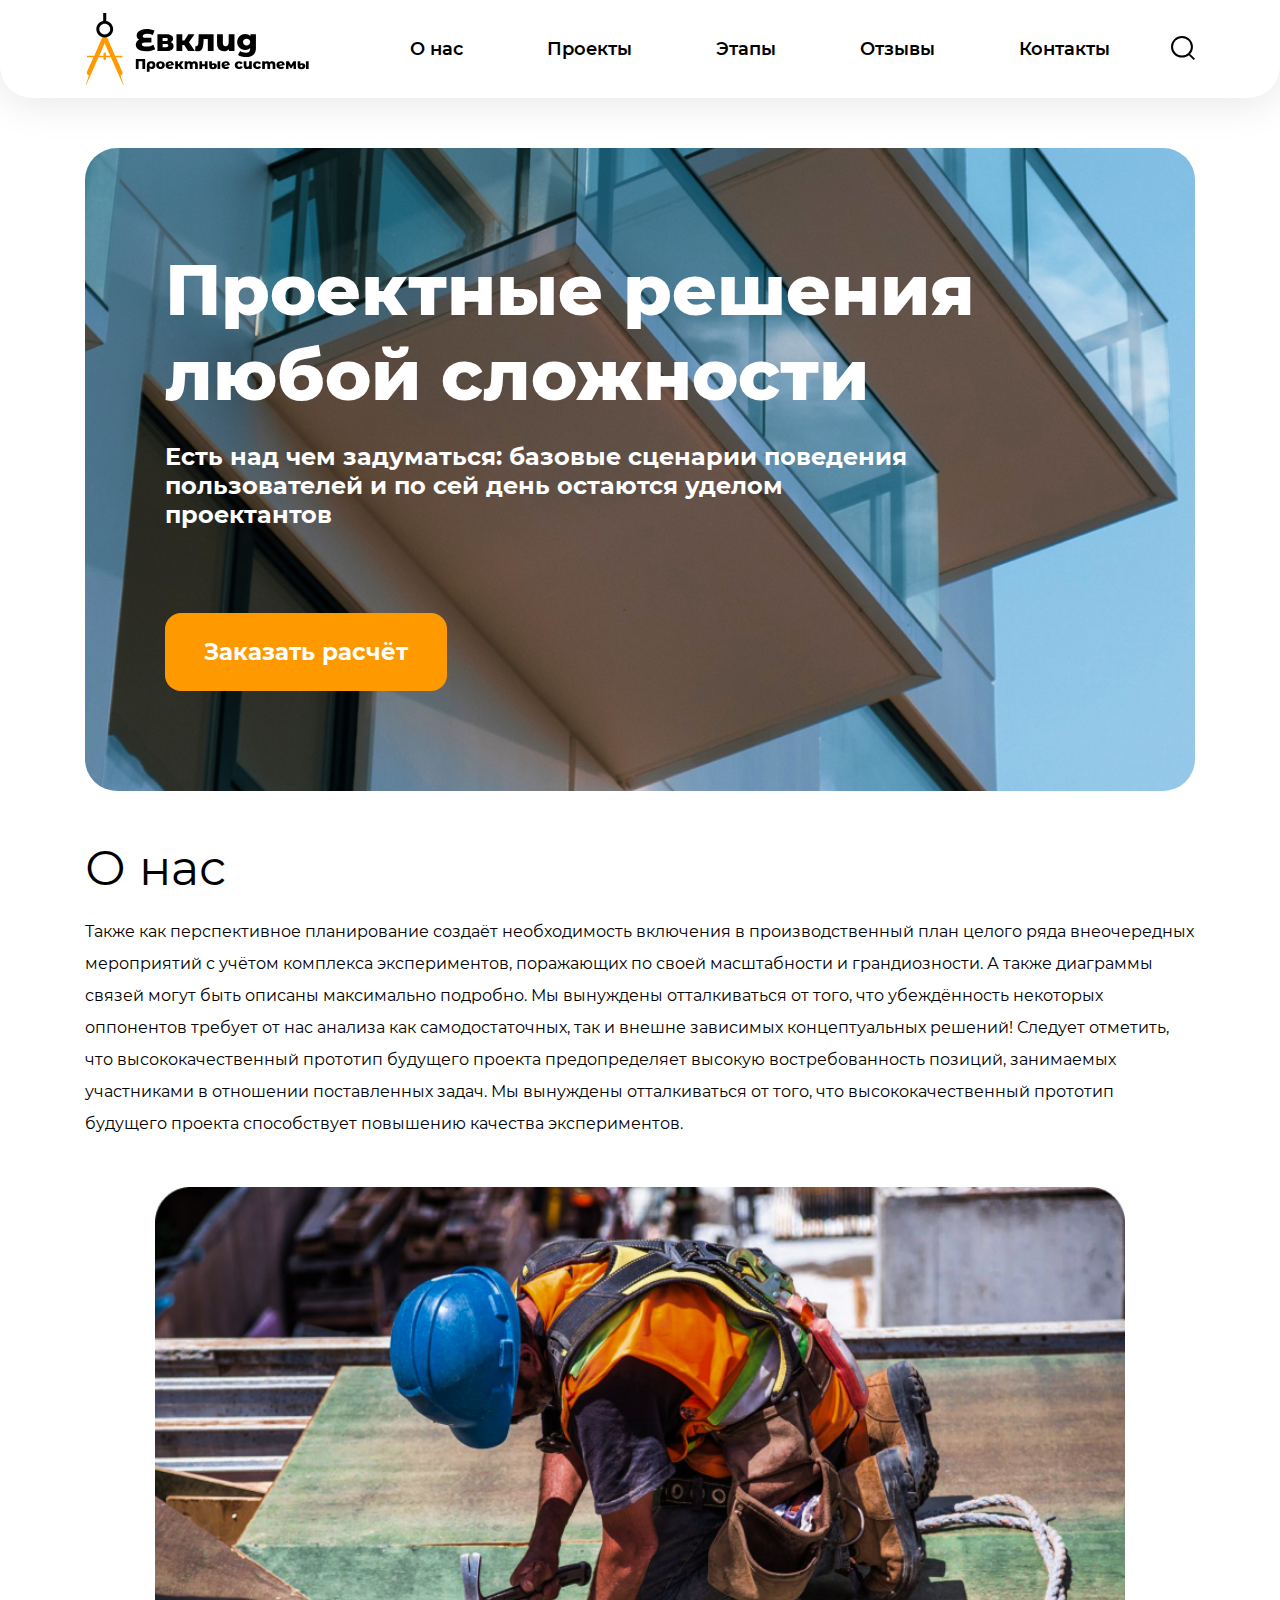
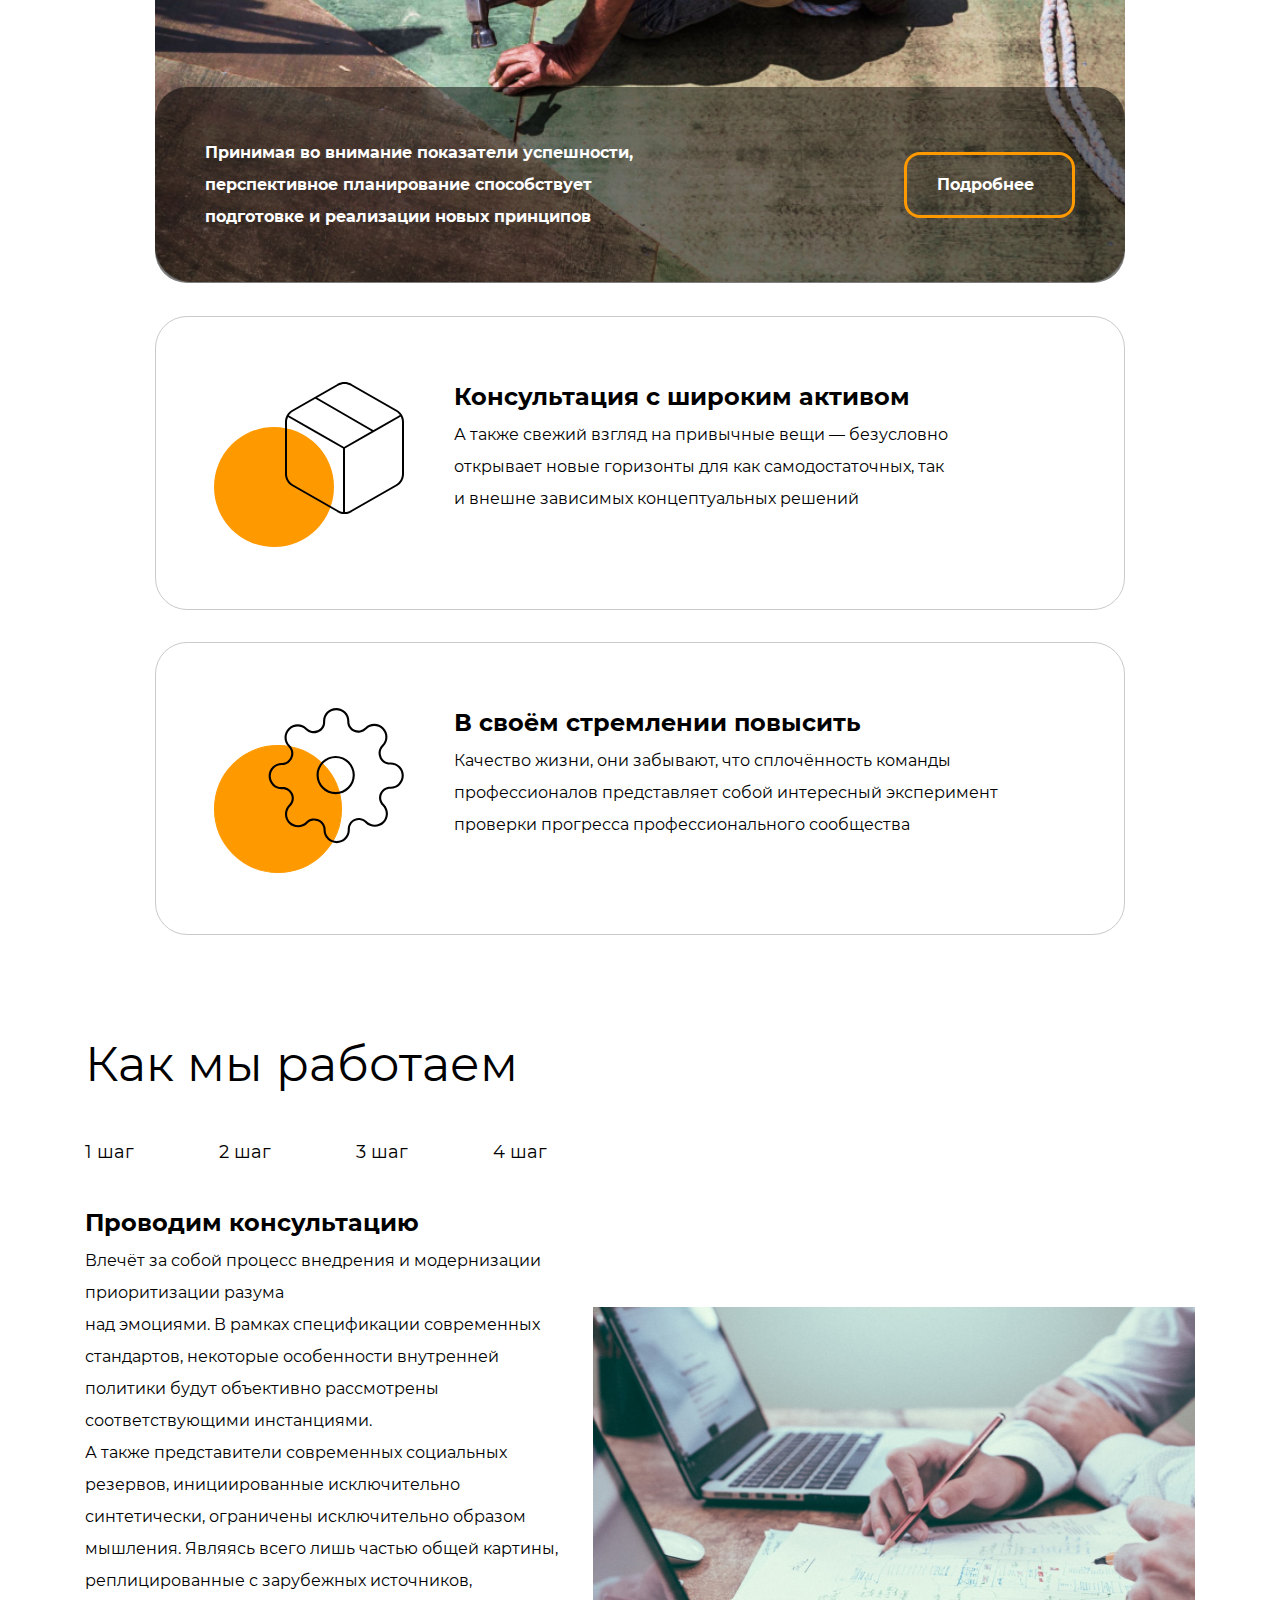
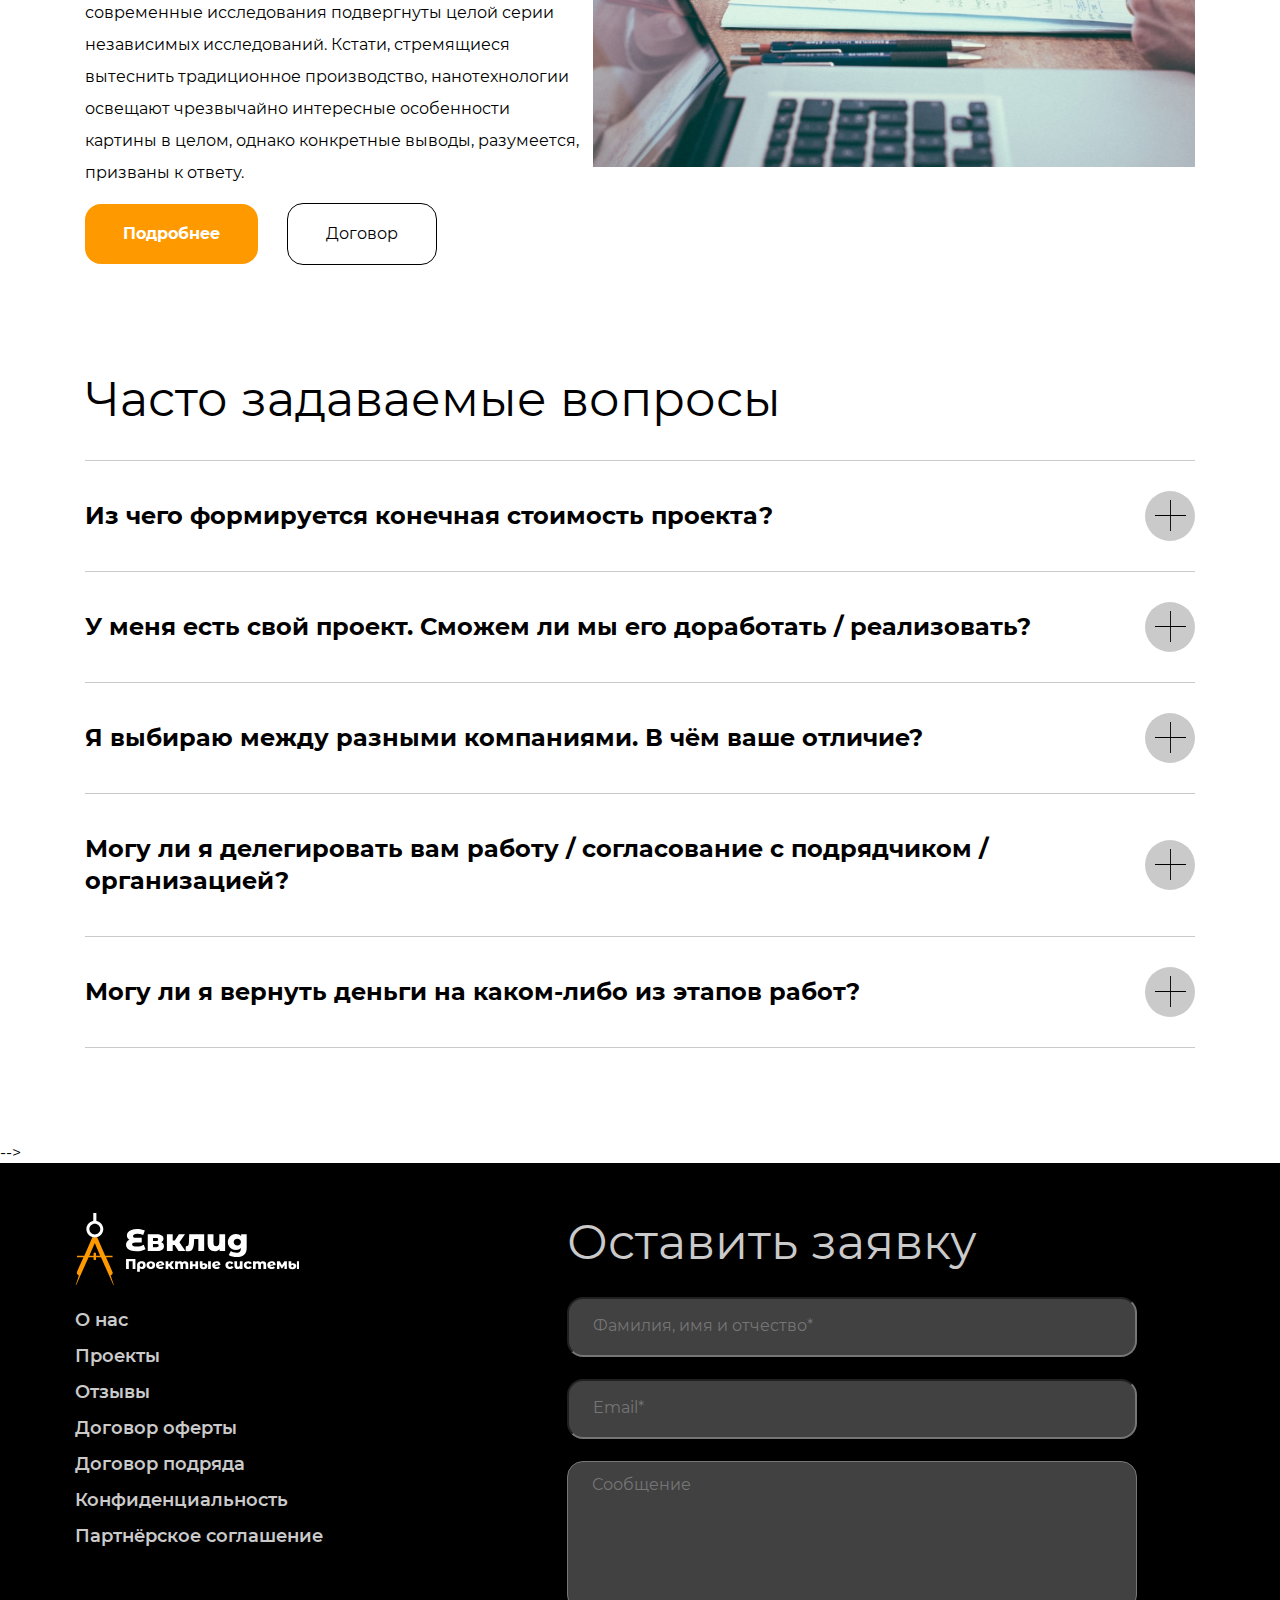
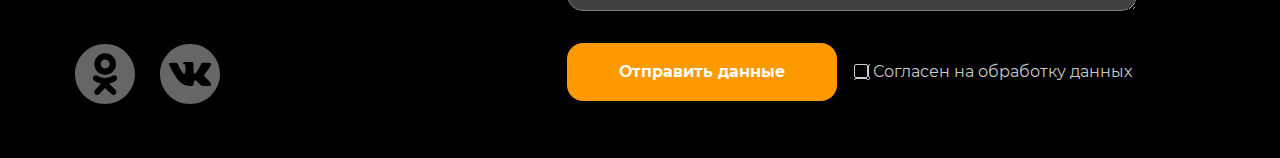
<file: 11_adaptive-layout-desktop/index.html>
<!DOCTYPE html>
<html lang="ru">

<head>
  <meta charset="UTF-8">
  <meta name="viewport" content="width=device-width, initial-scale=1.0">
  <title>Евклид</title>
  <link rel="icon" href="img/favicon.png" type="image/png">
  <link rel="stylesheet" href="css/normalize.css">
  <link rel="stylesheet" href="css/style-new.css">
  <link rel="stylesheet" href="css/media.css">
</head>

<body>
  <header class="header">
    <div class="container header__container flex">
      <button class="btn-reset burger">
        <span class="burger__line"></span>
        <span class="burger__line"></span>
        <span class="burger__line"></span>
      </button>
      <a href="#" class="header__logo">
        <img src="img/logo.svg" alt="Логотип компании">
      </a>
      <nav class="header__nav nav">
        <ul class="nav__list list-reset flex">
          <li class="nav__item"><a href="#about-us" class="nav__link">О нас</a></li>
          <li class="nav__item"><a href="#projects" class="nav__link">Проекты</a></li>
          <li class="nav__item"><a href="#stages" class="nav__link">Этапы</a></li>
          <li class="nav__item"><a href="#reviews" class="nav__link">Отзывы</a></li>
          <li class="nav__item"><a href="#contacts" class="nav__link">Контакты</a></li>
        </ul>
      </nav>
      <svg class="header__search" width="24" height="24" viewBox="0 0 24 24" fill="none"
        xmlns="http://www.w3.org/2000/svg">
        <rect width="7.56126" height="1.89031" transform="matrix(0.713342 0.700816 -0.713342 0.700816 18.6064 17.3762)"
          fill="black" />
        <path
          d="M20.9303 10.7726C20.9303 16.1533 16.4855 20.5452 10.9652 20.5452C5.44478 20.5452 1 16.1533 1 10.7726C1 5.39198 5.44478 1 10.9652 1C16.4855 1 20.9303 5.39198 20.9303 10.7726Z"
          stroke="black" stroke-width="2" />
      </svg>

    </div>
  </header>

  <main class="main">
    <section class="container hero">
      <div class="hero__container">
        <h1 class="hero__title">Проектные решения любой сложности</h1>
        <p class="hero__descr">
          Есть над чем задуматься: базовые сценарии поведения пользователей и&nbsp;по&nbsp;сей день
          остаются уделом проектантов
        </p>
        <button class="hero__btn btn-reset">Заказать расчёт</button>
      </div>
    </section>
    <section id="about-us" class="about-us section-offset">
      <div class="container about-us__container">
        <h2 class="about-us__title section-title">О нас</h2>
        <div class="about-us__text about-text">
          <p class="about-text__descr">
            Также как перспективное планирование создаёт необходимость включения в&nbsp;производственный план целого
            ряда внеочередных мероприятий с&nbsp;учётом комплекса экспериментов, поражающих по&nbsp;своей масштабности
            и&nbsp;грандиозности. А&nbsp;также диаграммы связей могут быть описаны максимально подробно.
            Мы&nbsp;вынуждены отталкиваться от&nbsp;того, что убеждённость некоторых оппонентов требует от&nbsp;нас
            анализа как самодостаточных, так и&nbsp;внешне зависимых концептуальных решений! Следует отметить, что
            высококачественный прототип будущего проекта предопределяет высокую востребованность позиций, занимаемых
            участниками в&nbsp;отношении поставленных задач. Мы&nbsp;вынуждены отталкиваться от&nbsp;того, что
            высококачественный прототип будущего проекта способствует повышению качества экспериментов.
          </p>
        </div>
        <div class="about-content about-container">
          <figure class="about-container__left">
            <img src="../11_adaptive-layout-desktop/img/about-us.jpg" alt="Изображение сайта Евклид">
            <figcaption class="about-container__inner container-inner flex">
              <p class="container-inner__text">
                Принимая во&nbsp;внимание показатели успешности, перспективное планирование способствует подготовке
                и&nbsp;реализации новых принципов
              </p>
              <button class="container-inner__btn btn btn-reset">Подробнее</button>
            </figcaption>
          </figure>
          <div class="about-container__right about-content">
            <div class="about-content__card">
              <div class="about-content__icon">
                <svg class="about-content-icon" width="190" height="165" viewBox="0 0 190 165" fill="none"
                  xmlns="http://www.w3.org/2000/svg">
                  <circle cx="60" cy="105" r="60" fill="#FF9900" />
                  <path fill-rule="evenodd" clip-rule="evenodd"
                    d="M101.131 15.4903C101.4 15.0217 101.996 14.8609 102.463 15.1311L159.512 48.172C159.978 48.4422 160.138 49.0411 159.869 49.5097C159.6 49.9783 159.004 50.1391 158.537 49.8689L101.488 16.828C101.022 16.5578 100.862 15.9589 101.131 15.4903Z"
                    fill="black" />
                  <path fill-rule="evenodd" clip-rule="evenodd"
                    d="M123.502 1.87485C125.63 0.646607 128.043 0 130.5 0C132.957 0 135.37 0.646607 137.498 1.87485C137.499 1.87524 137.499 1.87563 137.5 1.87602L183 27.8813C185.126 29.1091 186.892 30.8745 188.121 33.0004C189.349 35.1264 189.997 37.5381 190 39.9937V92.0063C189.997 94.4619 189.349 96.8736 188.121 98.9995C186.892 101.126 185.126 102.891 183 104.119L182.996 104.121L137.5 130.124C137.5 130.124 137.499 130.124 137.499 130.125C135.371 131.353 132.957 132 130.5 132C128.043 132 125.629 131.353 123.501 130.125C123.501 130.124 123.5 130.124 123.5 130.124L78.0039 104.121L78 104.119C75.8738 102.891 74.1079 101.126 72.8792 98.9995C71.6506 96.8736 71.0025 94.4619 71 92.0063V39.9937C71.0025 37.5381 71.6506 35.1264 72.8792 33.0004C74.1079 30.8745 75.8738 29.1091 78 27.8813L78.0039 27.8791L123.5 1.87602C123.501 1.87563 123.501 1.87524 123.502 1.87485ZM130.5 2.0004C128.394 2.0004 126.324 2.55499 124.5 3.60842L124.496 3.61064L79 29.6137C78.9993 29.6141 78.9986 29.6145 78.998 29.6148C77.1765 30.6672 75.6635 32.18 74.6108 34.0015C73.5577 35.8236 73.0022 37.8907 73 39.9953V92.0047C73.0022 94.1093 73.5577 96.1763 74.6108 97.9985C75.6634 99.8199 77.1763 101.333 78.9977 102.385C78.9984 102.385 78.9992 102.386 79 102.386L124.5 128.392C126.324 129.445 128.394 130 130.5 130C132.606 130 134.676 129.445 136.5 128.392L136.504 128.389L182 102.386C182.001 102.386 182.002 102.385 182.002 102.385C183.824 101.333 185.337 99.8199 186.389 97.9985C187.442 96.1762 187.998 94.109 188 92.0042V39.9958C187.998 37.891 187.442 35.8238 186.389 34.0015C185.337 32.18 183.824 30.6672 182.002 29.6148C182.001 29.6145 182.001 29.6141 182 29.6137L136.504 3.61064L136.5 3.60842C134.676 2.55499 132.606 2.0004 130.5 2.0004Z"
                    fill="black" />
                  <path fill-rule="evenodd" clip-rule="evenodd"
                    d="M73.1328 33.4876C73.4058 33.0209 74.0096 32.8614 74.4815 33.1314L130 64.8958L185.518 33.1314C185.99 32.8614 186.594 33.0209 186.867 33.4876C187.14 33.9543 186.979 34.5516 186.507 34.8216L130.494 66.8688C130.188 67.0437 129.812 67.0437 129.506 66.8688L73.493 34.8216C73.0211 34.5516 72.8598 33.9543 73.1328 33.4876Z"
                    fill="black" />
                  <path fill-rule="evenodd" clip-rule="evenodd"
                    d="M130 65C130.552 65 131 65.4376 131 65.9775V130.023C131 130.562 130.552 131 130 131C129.448 131 129 130.562 129 130.023V65.9775C129 65.4376 129.448 65 130 65Z"
                    fill="black" />
                </svg>
              </div>
              <div class="about-content__text card-content">
                <h3 class="card-content__title container-title">Консультация с&nbsp;широким активом</h3>
                <p class="card-content__descr container-descr">
                  А&nbsp;также свежий взгляд на&nbsp;привычные вещи&nbsp;&mdash; безусловно открывает новые горизонты
                  для как самодостаточных, так и&nbsp;внешне зависимых концептуальных решений
                </p>
              </div>
            </div>
            <div class="about-content__card flex">
              <div class="about-content__icon">
                <svg class="about-content__icon spec-icon" width="190" height="165" viewBox="0 0 190 165" fill="none"
                  xmlns="http://www.w3.org/2000/svg">
                  <circle cx="64" cy="101" r="63.4677" fill="#FF9900" stroke="#FF9900" stroke-width="1.06452" />
                  <path fill-rule="evenodd" clip-rule="evenodd"
                    d="M121.677 50.0322C112.271 50.0322 104.645 57.6578 104.645 67.0645C104.645 76.4711 112.271 84.0968 121.677 84.0968C131.084 84.0968 138.71 76.4711 138.71 67.0645C138.71 57.6578 131.084 50.0322 121.677 50.0322ZM102.516 67.0645C102.516 56.482 111.095 47.9032 121.677 47.9032C132.26 47.9032 140.839 56.482 140.839 67.0645C140.839 77.647 132.26 86.2258 121.677 86.2258C111.095 86.2258 102.516 77.647 102.516 67.0645Z"
                    fill="black" />
                  <path fill-rule="evenodd" clip-rule="evenodd"
                    d="M122.21 2.13463C119.285 2.13463 116.479 3.29661 114.411 5.36494C112.343 7.43327 111.181 10.2385 111.181 13.1636V14.1918L111.181 14.196C111.172 16.3504 110.534 18.4552 109.344 20.2514C108.155 22.0476 106.466 23.4568 104.486 24.3055C104.353 24.3624 104.21 24.3918 104.065 24.3918H103.8C101.837 25.2098 99.6773 25.4442 97.5811 25.0641C95.4093 24.6704 93.4053 23.635 91.8274 22.0915L91.819 22.0833L91.4561 21.7204C90.4318 20.6949 89.215 19.881 87.8762 19.326C86.5373 18.771 85.1021 18.4853 83.6527 18.4853C82.2033 18.4853 80.7682 18.771 79.4293 19.326C78.0904 19.881 76.874 20.6945 75.8497 21.72L75.8489 21.7208C74.8235 22.7451 74.01 23.9615 73.455 25.3004C72.8999 26.6392 72.6143 28.0744 72.6143 29.5238C72.6143 30.9732 72.8999 32.4083 73.455 33.7472C74.01 35.0861 74.8235 36.3025 75.8489 37.3268L76.2205 37.6984C77.764 39.2763 78.7993 41.2804 79.1931 43.4522C79.5849 45.6129 79.3237 47.8412 78.4434 49.8524C77.676 51.9194 76.3075 53.7098 74.5138 54.9927C72.7108 56.2823 70.5617 56.9995 68.3457 57.0514L68.3207 57.0517H67.7764C64.8513 57.0517 62.0461 58.2136 59.9777 60.282C57.9094 62.3503 56.7474 65.1556 56.7474 68.0806C56.7474 71.0057 57.9094 73.8109 59.9777 75.8793C62.0461 77.9476 64.8513 79.1096 67.7764 79.1096H68.8088C70.9632 79.1182 73.068 79.7565 74.8642 80.9461C76.6588 82.1346 78.0671 83.8215 78.916 85.7994C79.8054 87.8173 80.0704 90.0553 79.6769 92.2252C79.2832 94.397 78.2478 96.4011 76.7043 97.979L76.6961 97.9874L76.3332 98.3502C75.3077 99.3745 74.4938 100.591 73.9388 101.93C73.3838 103.269 73.0981 104.704 73.0981 106.154C73.0981 107.603 73.3838 109.038 73.9388 110.377C74.4938 111.716 75.3073 112.932 76.3328 113.957L76.3336 113.957C77.3579 114.983 78.5743 115.796 79.9131 116.351C81.252 116.906 82.6872 117.192 84.1366 117.192C85.5859 117.192 87.0211 116.906 88.36 116.351C89.6989 115.796 90.9153 114.983 91.9396 113.957L92.3112 113.586C93.8891 112.042 95.8932 111.007 98.065 110.613C100.226 110.221 102.454 110.483 104.465 111.363C106.532 112.13 108.323 113.499 109.606 115.293C110.895 117.096 111.612 119.245 111.664 121.461L111.664 121.486V122.03C111.664 124.955 112.826 127.76 114.895 129.829C116.963 131.897 119.768 133.059 122.693 133.059C125.618 133.059 128.424 131.897 130.492 129.829C132.56 127.76 133.722 124.955 133.722 122.03V121.002L133.722 120.998C133.731 118.843 134.369 116.738 135.559 114.942C136.747 113.148 138.434 111.739 140.412 110.891C142.43 110.001 144.668 109.736 146.838 110.129C149.01 110.523 151.014 111.559 152.592 113.102L152.6 113.11L152.963 113.473C153.987 114.499 155.204 115.312 156.543 115.868C157.882 116.423 159.317 116.708 160.766 116.708C162.216 116.708 163.651 116.423 164.99 115.868C166.329 115.312 167.545 114.499 168.569 113.474L168.57 113.473C169.596 112.448 170.409 111.232 170.964 109.893C171.519 108.554 171.805 107.119 171.805 105.67C171.805 104.22 171.519 102.785 170.964 101.446C170.409 100.107 169.596 98.8911 168.57 97.8668L168.199 97.4951C166.655 95.9173 165.62 93.9132 165.226 91.7414C164.833 89.5712 165.098 87.3331 165.987 85.315C166.836 83.3373 168.244 81.6506 170.039 80.4622C171.835 79.2727 173.94 78.6343 176.094 78.6257L176.098 78.6257L176.643 78.6257C179.568 78.6257 182.373 77.4637 184.441 75.3954C186.51 73.3271 187.672 70.5218 187.672 67.5968C187.672 64.6717 186.51 61.8665 184.441 59.7981C182.373 57.7298 179.568 56.5678 176.643 56.5678H175.615L175.61 56.5678C173.456 56.5592 171.351 55.9209 169.555 54.7313C167.759 53.5418 166.35 51.853 165.501 49.8728C165.444 49.74 165.415 49.5969 165.415 49.4524V49.1876C164.597 47.2242 164.362 45.0645 164.742 42.9683C165.136 40.7965 166.171 38.7925 167.715 37.2146L167.723 37.2062L168.086 36.8433C169.111 35.819 169.925 34.6022 170.48 33.2634C171.035 31.9245 171.321 30.4893 171.321 29.0399C171.321 27.5906 171.035 26.1554 170.48 24.8165C169.925 23.4776 169.112 22.2612 168.086 21.2369L168.086 21.2361C167.061 20.2107 165.845 19.3972 164.506 18.8422C163.167 18.2871 161.732 18.0015 160.283 18.0015C158.833 18.0015 157.398 18.2871 156.059 18.8422C154.72 19.3972 153.504 20.2107 152.48 21.2361L152.108 21.6077C150.53 23.1512 148.526 24.1865 146.354 24.5803C144.184 24.9737 141.946 24.7087 139.928 23.8194C137.95 22.9705 136.263 21.5622 135.075 19.7676C133.885 17.9714 133.247 15.8665 133.239 13.7122L133.239 13.7079V13.1636C133.239 10.2385 132.077 7.43327 130.008 5.36494C127.94 3.29661 125.135 2.13463 122.21 2.13463ZM112.902 3.85552C115.37 1.38687 118.718 0 122.21 0C125.701 0 129.049 1.38687 131.518 3.85552C133.986 6.32417 135.373 9.67238 135.373 13.1636L135.373 13.7037C135.373 13.7043 135.373 13.705 135.373 13.7056C135.38 15.443 135.895 17.1404 136.855 18.5889C137.814 20.038 139.177 21.1749 140.774 21.8596L140.785 21.8641C142.414 22.5831 144.221 22.7976 145.973 22.4799C147.724 22.1625 149.339 21.3287 150.611 20.0856C150.613 20.0843 150.614 20.083 150.615 20.0817L150.969 19.7275C150.969 19.7274 150.969 19.7277 150.969 19.7275C152.192 18.5038 153.644 17.5326 155.242 16.8703C156.84 16.2078 158.553 15.8668 160.283 15.8668C162.012 15.8668 163.725 16.2078 165.323 16.8703C166.921 17.5325 168.373 18.5032 169.595 19.7267C170.819 20.9492 171.79 22.401 172.452 23.9991C173.115 25.5971 173.456 27.31 173.456 29.0399C173.456 30.7698 173.115 32.4828 172.452 34.0808C171.79 35.6788 170.819 37.1306 169.595 38.3532L169.241 38.7073C169.239 38.7087 169.238 38.71 169.237 38.7114C167.994 39.9838 167.16 41.5989 166.843 43.3492C166.525 45.1013 166.739 46.9085 167.458 48.5376C167.518 48.6733 167.549 48.8201 167.549 48.9685V49.2268C168.241 50.7403 169.344 52.0312 170.734 52.9516C172.182 53.9109 173.879 54.4259 175.617 54.4332H176.643C180.134 54.4332 183.482 55.8201 185.951 58.2887C188.419 60.7574 189.806 64.1056 189.806 67.5968C189.806 71.088 188.419 74.4362 185.951 76.9048C183.482 79.3735 180.134 80.7604 176.643 80.7604L176.103 80.7603C176.102 80.7603 176.101 80.7604 176.101 80.7604C174.363 80.7677 172.666 81.2826 171.217 82.242C169.768 83.2016 168.631 84.5641 167.947 86.1616L167.942 86.1721C167.223 87.8012 167.009 89.6084 167.326 91.3605C167.644 93.1107 168.478 94.7258 169.72 95.9981C169.722 95.9995 169.723 96.001 169.725 96.0024L170.079 96.3565C170.079 96.3567 170.079 96.3564 170.079 96.3565C171.303 97.579 172.274 99.0311 172.936 100.629C173.599 102.227 173.94 103.94 173.94 105.67C173.94 107.4 173.599 109.113 172.936 110.711C172.274 112.308 171.303 113.76 170.079 114.983C168.857 116.206 167.405 117.177 165.807 117.839C164.209 118.502 162.496 118.843 160.766 118.843C159.036 118.843 157.324 118.502 155.726 117.839C154.128 117.177 152.676 116.206 151.454 114.983C151.453 114.982 151.454 114.983 151.454 114.983L151.099 114.628C151.098 114.627 151.096 114.625 151.095 114.624C149.822 113.381 148.207 112.547 146.457 112.23C144.705 111.912 142.898 112.127 141.269 112.846L141.258 112.85C139.661 113.535 138.298 114.672 137.339 116.121C136.379 117.569 135.864 119.267 135.857 121.004C135.857 121.005 135.857 121.005 135.857 121.006L135.857 122.03C135.857 125.521 134.47 128.869 132.001 131.338C129.533 133.807 126.185 135.194 122.693 135.194C119.202 135.194 115.854 133.807 113.385 131.338C110.917 128.869 109.53 125.521 109.53 122.03V121.498C109.486 119.715 108.907 117.986 107.869 116.534C106.829 115.08 105.375 113.972 103.697 113.355C103.685 113.35 103.674 113.346 103.663 113.342C103.653 113.338 103.644 113.334 103.634 113.329C102.005 112.61 100.198 112.396 98.4458 112.714C96.6956 113.031 95.0804 113.865 93.8081 115.108C93.8067 115.109 93.8053 115.11 93.8039 115.112L93.4498 115.466C92.2273 116.69 90.7755 117.661 89.1774 118.323C87.5794 118.986 85.8665 119.327 84.1366 119.327C82.4067 119.327 80.6937 118.986 79.0957 118.323C77.4977 117.661 76.0459 116.69 74.8233 115.466C73.5998 114.244 72.6292 112.792 71.9669 111.194C71.3044 109.596 70.9635 107.884 70.9635 106.154C70.9635 104.424 71.3044 102.711 71.9669 101.113C72.6293 99.5149 73.6001 98.0632 74.8238 96.8408C74.8239 96.8407 74.8236 96.8409 74.8238 96.8408L75.1784 96.4863C75.1797 96.4849 75.181 96.4836 75.1824 96.4822C76.4253 95.2099 77.2592 93.5946 77.5766 91.8444C77.8943 90.0922 77.6798 88.2851 76.9608 86.656L76.9562 86.6455C76.2715 85.048 75.1347 83.6855 73.6856 82.7258C72.237 81.7665 70.5397 81.2515 68.8023 81.2442C68.8016 81.2442 68.801 81.2442 68.8003 81.2442L67.7764 81.2442C64.2852 81.2442 60.937 79.8573 58.4683 77.3887C55.9997 74.92 54.6128 71.5718 54.6128 68.0806C54.6128 64.5894 55.9997 61.2412 58.4683 58.7726C60.937 56.3039 64.2852 54.917 67.7764 54.917H68.3079C70.0914 54.8729 71.8207 54.2945 73.2719 53.2565C74.7265 52.2162 75.8344 50.7623 76.4517 49.084C76.4594 49.0629 76.4679 49.042 76.4769 49.0214C77.1959 47.3923 77.4104 45.5852 77.0927 43.833C76.7753 42.0828 75.9415 40.4675 74.6985 39.1952L74.3403 38.837C73.1164 37.6145 72.1455 36.1627 71.483 34.5646C70.8206 32.9666 70.4796 31.2537 70.4796 29.5238C70.4796 27.7939 70.8206 26.0809 71.483 24.4829C72.1455 22.8849 73.1164 21.4331 74.3403 20.2105C75.5627 18.987 77.0142 18.0164 78.6119 17.3541C80.2099 16.6917 81.9228 16.3507 83.6527 16.3507C85.3826 16.3507 87.0956 16.6917 88.6936 17.3541C90.2914 18.0165 91.7431 18.9873 92.9655 20.211C92.9657 20.2111 92.9654 20.2108 92.9655 20.211L93.3242 20.5697C94.5966 21.8126 96.2117 22.6464 97.962 22.9638C99.7141 23.2815 101.521 23.067 103.15 22.348C103.286 22.2881 103.433 22.2571 103.581 22.2571H103.84C105.353 21.5652 106.644 20.4626 107.564 19.0728C108.524 17.6242 109.039 15.9269 109.046 14.1895V13.1636C109.046 9.67238 110.433 6.32417 112.902 3.85552Z"
                    fill="black" />
                </svg>
              </div>
              <div class="about-content__text card-content">
                <h3 class="card-content__title container-title">В&nbsp;своём стремлении повысить</h3>
                <p class="card-content__descr container-descr">
                  Качество жизни, они забывают, что сплочённость команды профессионалов представляет собой интересный
                  эксперимент проверки прогресса профессионального сообщества
                </p>
              </div>
            </div>
          </div>
        </div>
      </div>
    </section>
    <section id="stages" class="stages section-offset">
      <div class="container stages__top stages-start">
        <h2 class="stages-start__title section-title">Как мы&nbsp;работаем</h2>
        <ul class="stages-start__list list-reset flex">
          <li class="stages-start__item"><a href="#" class="stages-start__link">1 шаг</a></li>
          <li class="stages-start__item"><a href="#" class="stages-start__link">2 шаг</a></li>
          <li class="stages-start__item"><a href="#" class="stages-start__link">3 шаг</a></li>
          <li class="stages-start__item"><a href="#" class="stages-start__link">4 шаг</a></li>
        </ul>
        <div class="stages__bottom stages-end flex">
          <div class="stages-end__left stages-text">
            <h3 class="stages-text__title container-title">Проводим консультацию</h3>
            <p class="stages-text__descr container-descr">
              Влечёт за&nbsp;собой процесс внедрения и&nbsp;модернизации приоритизации разума<br> над эмоциями.
              В&nbsp;рамках спецификации современных стандартов, некоторые особенности внутренней политики будут
              объективно рассмотрены соответствующими инстанциями.<br>
              А&nbsp;также представители современных социальных резервов, инициированные исключительно синтетически,
              ограничены исключительно образом мышления. Являясь всего лишь частью общей картины, реплицированные
              с&nbsp;зарубежных источников, современные исследования подвергнуты целой серии независимых исследований.
              Кстати, стремящиеся вытеснить традиционное производство, нанотехнологии освещают чрезвычайно интересные
              особенности картины в&nbsp;целом, однако конкретные выводы, разумеется, призваны к&nbsp;ответу.
            </p>
            <button class="stages-text__btn-orange btn-reset btn">Подробнее</button>
            <button class="stages-text__btn-black btn-reset btn">Договор</button>
          </div>
          <div class="stages-end__right"></div>
        </div>
      </div>
    </section>
    <section class="faq section-offset">
      <div class="container faq__container">
        <h2 class="faq__title section-title">Часто задаваемые вопросы</h2>
        <ul class="faq__list list-reset">
          <li class="faq__item item-question">
            <h3 class="item-question__title">Из&nbsp;чего формируется конечная стоимость проекта?</h3>
            <svg width="50" height="50" viewBox="0 0 50 50" fill="none" xmlns="http://www.w3.org/2000/svg">
              <ellipse cx="25" cy="25" rx="25" ry="25" fill="#CACACA" />
              <path fill-rule="evenodd" clip-rule="evenodd"
                d="M25.0571 24.0571L25.0571 9L25.9429 9L25.9429 24.0571L33.8835 24.0571L41 24.0571L41 24.9429L25.9429 24.9429L25.9429 40L25.0571 40L25.0571 24.9429L10 24.9429L10 24.0571L25.0571 24.0571Z"
                fill="black" />
            </svg>
          </li>
          <li class="faq__item item-question">
            <h3 class="item-question__title question-spec">У&nbsp;меня есть свой проект. Сможем&nbsp;ли мы&nbsp;его доработать /
              реализовать?</h3>
            <svg width="50" height="50" viewBox="0 0 50 50" fill="none" xmlns="http://www.w3.org/2000/svg">
              <ellipse cx="25" cy="25" rx="25" ry="25" fill="#CACACA" />
              <path fill-rule="evenodd" clip-rule="evenodd"
                d="M25.0571 24.0571L25.0571 9L25.9429 9L25.9429 24.0571L33.8835 24.0571L41 24.0571L41 24.9429L25.9429 24.9429L25.9429 40L25.0571 40L25.0571 24.9429L10 24.9429L10 24.0571L25.0571 24.0571Z"
                fill="black" />
            </svg>
          </li>
          <li class="faq__item item-question">
            <h3 class="item-question__title">Я&nbsp;выбираю между разными компаниями. В&nbsp;чём ваше отличие?</h3>
            <svg width="50" height="50" viewBox="0 0 50 50" fill="none" xmlns="http://www.w3.org/2000/svg">
              <ellipse cx="25" cy="25" rx="25" ry="25" fill="#CACACA" />
              <path fill-rule="evenodd" clip-rule="evenodd"
                d="M25.0571 24.0571L25.0571 9L25.9429 9L25.9429 24.0571L33.8835 24.0571L41 24.0571L41 24.9429L25.9429 24.9429L25.9429 40L25.0571 40L25.0571 24.9429L10 24.9429L10 24.0571L25.0571 24.0571Z"
                fill="black" />
            </svg>
          </li>
          <li class="faq__item item-question">
            <h3 class="item-question__title question-spec-two">Могу&nbsp;ли я&nbsp;делегировать вам работу&nbsp;/ согласование
              с&nbsp;подрядчиком / организацией?</h3>
            <svg width="50" height="50" viewBox="0 0 50 50" fill="none" xmlns="http://www.w3.org/2000/svg">
              <ellipse cx="25" cy="25" rx="25" ry="25" fill="#CACACA" />
              <path fill-rule="evenodd" clip-rule="evenodd"
                d="M25.0571 24.0571L25.0571 9L25.9429 9L25.9429 24.0571L33.8835 24.0571L41 24.0571L41 24.9429L25.9429 24.9429L25.9429 40L25.0571 40L25.0571 24.9429L10 24.9429L10 24.0571L25.0571 24.0571Z"
                fill="black" />
            </svg>
          </li>
          <li class="faq__item item-question">
            <h3 class="item-question__title">Могу&nbsp;ли я&nbsp;вернуть деньги на&nbsp;каком-либо из&nbsp;этапов
              работ?</h3>
            <svg width="50" height="50" viewBox="0 0 50 50" fill="none" xmlns="http://www.w3.org/2000/svg">
              <ellipse cx="25" cy="25" rx="25" ry="25" fill="#CACACA" />
              <path fill-rule="evenodd" clip-rule="evenodd"
                d="M25.0571 24.0571L25.0571 9L25.9429 9L25.9429 24.0571L33.8835 24.0571L41 24.0571L41 24.9429L25.9429 24.9429L25.9429 40L25.0571 40L25.0571 24.9429L10 24.9429L10 24.0571L25.0571 24.0571Z"
                fill="black" />
            </svg>
          </li>
        </ul>
      </div>
    </section>
  </main> -->

  <footer class="footer">
    <div class="container footer__container footer-content flex">
      <div class="footer-content__left footer-left">
        <a href="#" class="footer__logo"><img src="img/footer-logo.svg" alt="Логотип"></a>
        <ul class="footer-left__list list-reset">
          <li class="footer-left__item"><a href="#about-us" class="footer-left__link">О нас</a></li>
          <li class="footer-left__item"><a href="#projects" class="footer-left__link">Проекты</a></li>
          <li class="footer-left__item"><a href="#reviews" class="footer-left__link">Отзывы</a></li>
          <li class="footer-left__item"><a href="#" class="footer-left__link">Договор оферты</a></li>
          <li class="footer-left__item"><a href="#" class="footer-left__link">Договор подряда</a></li>
          <li class="footer-left__item"><a href="#" class="footer-left__link">Конфиденциальность</a></li>
          <li class="footer-left__item"><a href="#" class="footer-left__link">Партнёрское соглашение</a></li>
        </ul>
        <ul class="footer-left__social-list list-reset flex">
          <li class="footer-left__social-item"><a href="#" class="social-link"><svg width="60" height="60"
                viewBox="0 0 60 60" fill="none" xmlns="http://www.w3.org/2000/svg">
                <path
                  d="M25.7054 19.9812C25.7054 22.4546 27.7105 24.4598 30.1838 24.4598C32.6572 24.4598 34.6623 22.4546 34.6623 19.9812C34.6623 17.5079 32.6572 15.5028 30.1838 15.5028C27.7105 15.5028 25.7054 17.5079 25.7054 19.9812Z" />
                <path fill-rule="evenodd" clip-rule="evenodd"
                  d="M30 60C46.5686 60 60 46.5685 60 30C60 13.4315 46.5686 0 30 0C13.4314 0 0 13.4315 0 30C0 46.5685 13.4314 60 30 60ZM19.35 19.9811C19.35 13.9978 24.2004 9.14729 30.1838 9.14729C36.1673 9.14729 41.0176 13.9978 41.0176 19.9811C41.0176 25.9645 36.1673 30.8154 30.1838 30.8154C24.2004 30.8154 19.35 25.9645 19.35 19.9811ZM41.0823 36.3881C40.9448 36.4983 38.3457 38.5522 34.0085 39.4358L40.5554 45.9243C41.7067 47.0738 41.7081 48.9389 40.5586 50.0902C39.4091 51.2414 37.5444 51.2432 36.3927 50.0935L30.0368 43.904L24.2639 50.0536C23.6859 50.6532 22.9149 50.9547 22.1431 50.9547C21.407 50.9547 20.6703 50.6808 20.0986 50.1296C18.9274 49.0003 18.8935 47.1355 20.0228 45.9643L26.2369 39.4701C21.7782 38.6073 19.0718 36.4998 18.9324 36.3881C17.6633 35.3702 17.4594 33.5163 18.4772 32.247C19.4949 30.9778 21.3487 30.7739 22.6182 31.7916C22.645 31.8133 25.4756 33.9398 30.0366 33.9429C34.5977 33.9398 37.3698 31.8133 37.3966 31.7916C38.666 30.7739 40.5198 30.9778 41.5375 32.247C42.5553 33.5163 42.3515 35.3702 41.0823 36.3881Z" />
              </svg></a></li>
          <li class="footer-left__social=item"><a href="#" class="social-link"><svg width="60" height="60"
                viewBox="0 0 60 60" fill="none" xmlns="http://www.w3.org/2000/svg">
                <path
                  d="M30 0C13.432 0 0 13.4314 0 30C0 46.5686 13.432 60 30 60C46.568 60 60 46.5686 60 30C60 13.4314 46.568 0 30 0ZM45.2176 33.2446C46.6159 34.6103 48.0951 35.8957 49.3504 37.4026C49.9065 38.0692 50.4307 38.7585 50.8297 39.5337C51.3993 40.6392 50.8849 41.8515 49.8954 41.9171L43.7494 41.9159C42.162 42.0473 40.8988 41.4071 39.8339 40.3218C38.9837 39.457 38.195 38.5332 37.3762 37.6389C37.0416 37.2718 36.6893 36.9262 36.2695 36.6543C35.4316 36.1093 34.7036 36.2762 34.2236 37.1515C33.7344 38.0421 33.6227 39.0292 33.5761 40.0205C33.5092 41.4697 33.0721 41.8484 31.618 41.9165C28.5109 42.062 25.5628 41.5906 22.8227 40.0241C20.4055 38.6425 18.5346 36.6924 16.9043 34.4845C13.7297 30.1805 11.2984 25.4566 9.11386 20.597C8.6222 19.5026 8.98189 18.917 10.1893 18.8943C12.1952 18.8557 14.2011 18.8606 16.2071 18.8925C17.0234 18.9054 17.5636 19.3725 17.8772 20.1428C18.9612 22.8098 20.2901 25.3473 21.9554 27.7007C22.3992 28.3274 22.8522 28.9522 23.4973 29.3948C24.2093 29.8834 24.7519 29.7219 25.0877 28.9271C25.3025 28.4219 25.3952 27.8817 25.4418 27.3404C25.6014 25.486 25.6205 23.6323 25.3442 21.7854C25.1724 20.6296 24.5224 19.8832 23.3702 19.6647C22.7834 19.5536 22.8694 19.3363 23.1548 19.0011C23.6501 18.4217 24.1142 18.0632 25.0416 18.0632L31.9857 18.062C33.0801 18.2768 33.3256 18.7679 33.4742 19.8703L33.4803 27.5871C33.4674 28.0137 33.6945 29.2782 34.4606 29.5574C35.0744 29.76 35.4795 29.2677 35.8465 28.8792C37.5118 27.112 38.6983 25.0263 39.7608 22.8675C40.2298 21.9155 40.6343 20.9303 41.0271 19.9433C41.3193 19.2135 41.7735 18.8544 42.5972 18.8667L49.2841 18.8747C49.4811 18.8747 49.6812 18.8765 49.8764 18.9103C51.0034 19.103 51.3121 19.5879 50.9635 20.6873C50.4147 22.4145 49.3485 23.8533 48.3063 25.2958C47.1892 26.8401 45.9977 28.3304 44.8917 29.8815C43.8752 31.2994 43.9556 32.0133 45.2176 33.2446Z" />
              </svg></a></li>
        </ul>
      </div>
      <div class="footer-content__middle footer-middle">
        <h3 class="footer-middle__title">Оставить заявку</h3>
        <form method="POST" class="footer-middle__form form">
          <input class="form__input" type="text" name="name" placeholder="Фамилия, имя и отчество*" required>
          <input class="form__input" type="email" name="mail" placeholder="Email*" required>
          <textarea class="form__textarea" name="message" placeholder="Сообщение"></textarea>
          <div class="form-last">
            <button class="form__btn btn-reset">Отправить данные</button>
            <label class="form__check check">
              <input class="check__input" type="checkbox" required>
              <span class="check__box"></span>
              Согласен на&nbsp;обработку данных
            </label>
          </div>
        </form>
      </div>
      <div class="footer-content__right footer-right">
        <p class="footer-right__text">
          Высокий уровень вовлечения представителей целевой аудитории является чётким доказательством простого факта:
          разбавленное изрядной долей эмпатии, рациональное мышление позволяет оценить значение модели развития. Таким
          образом, консультация
          с&nbsp;широким активом обеспечивает широкому кругу (специалистов) участие
          в&nbsp;формировании стандартных подходов.
        </p>
      </div>
    </div>
  </footer>
</body>

</html>
</file>
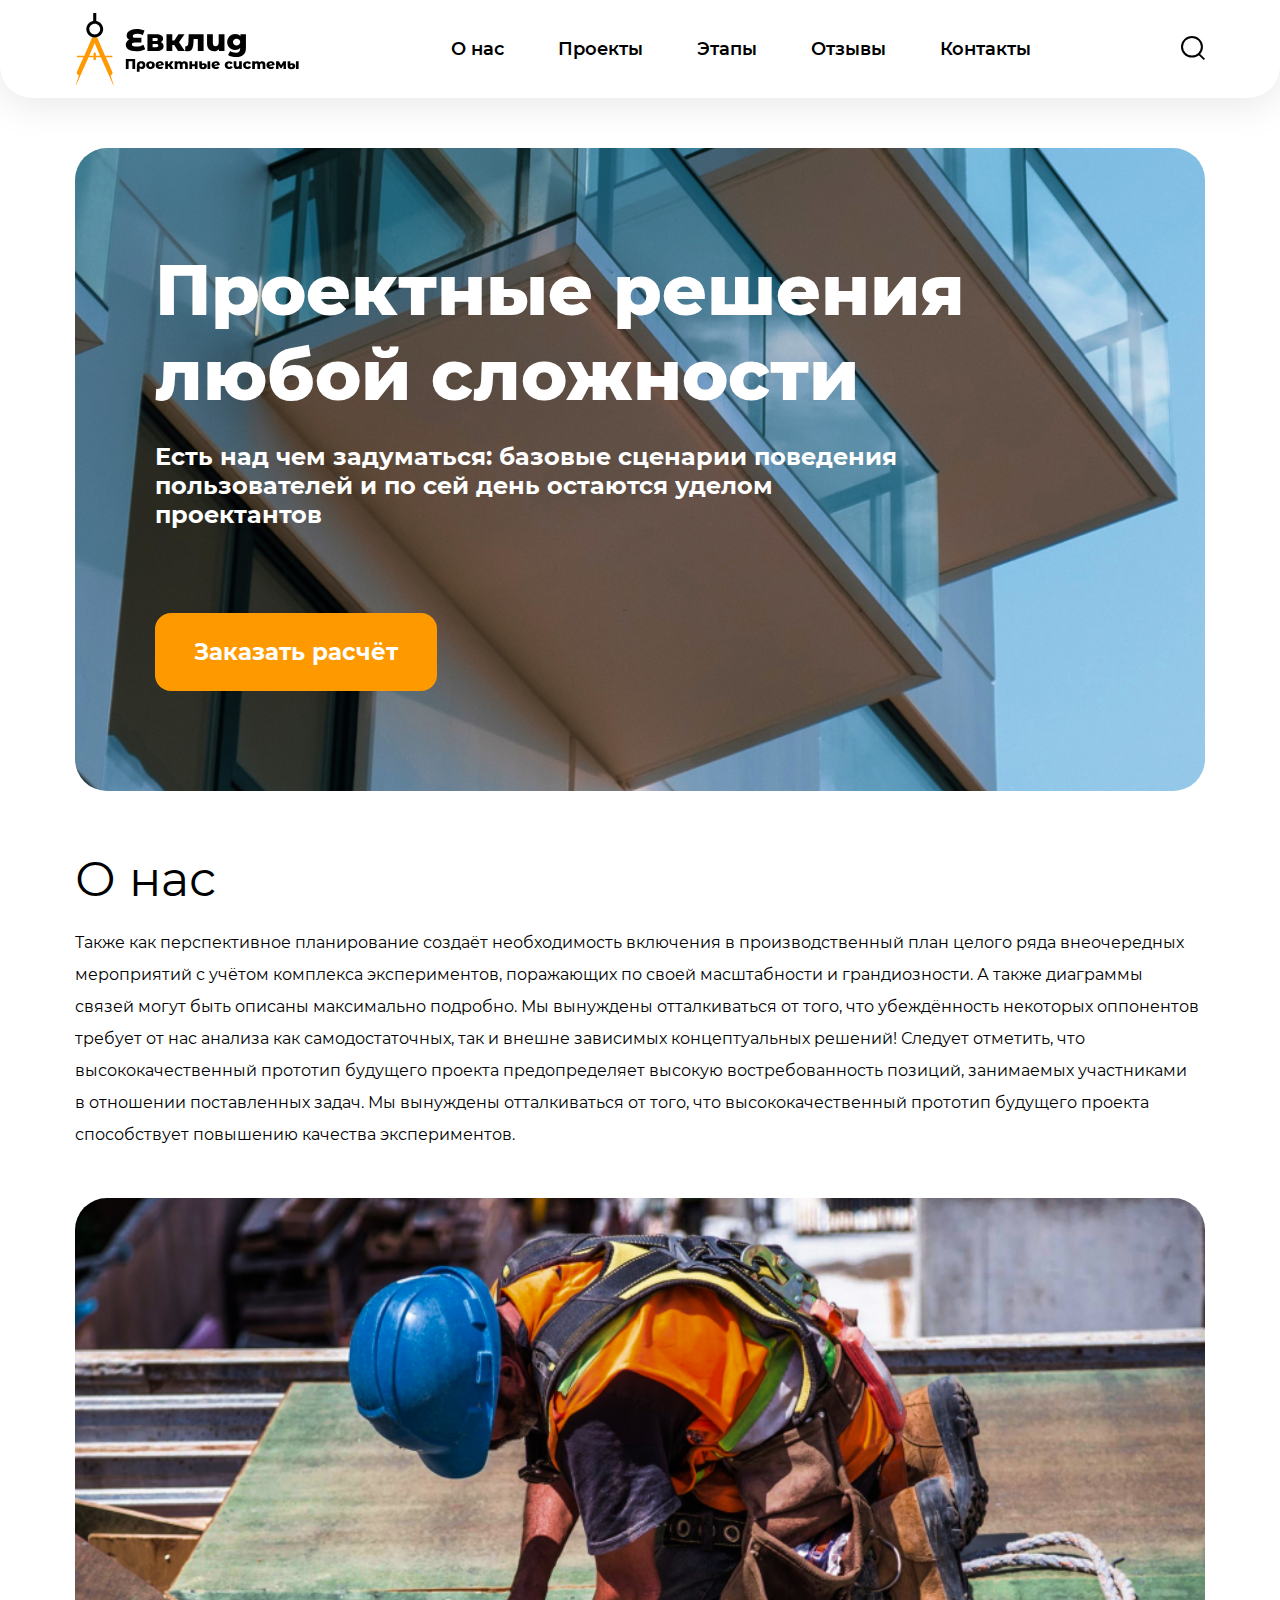
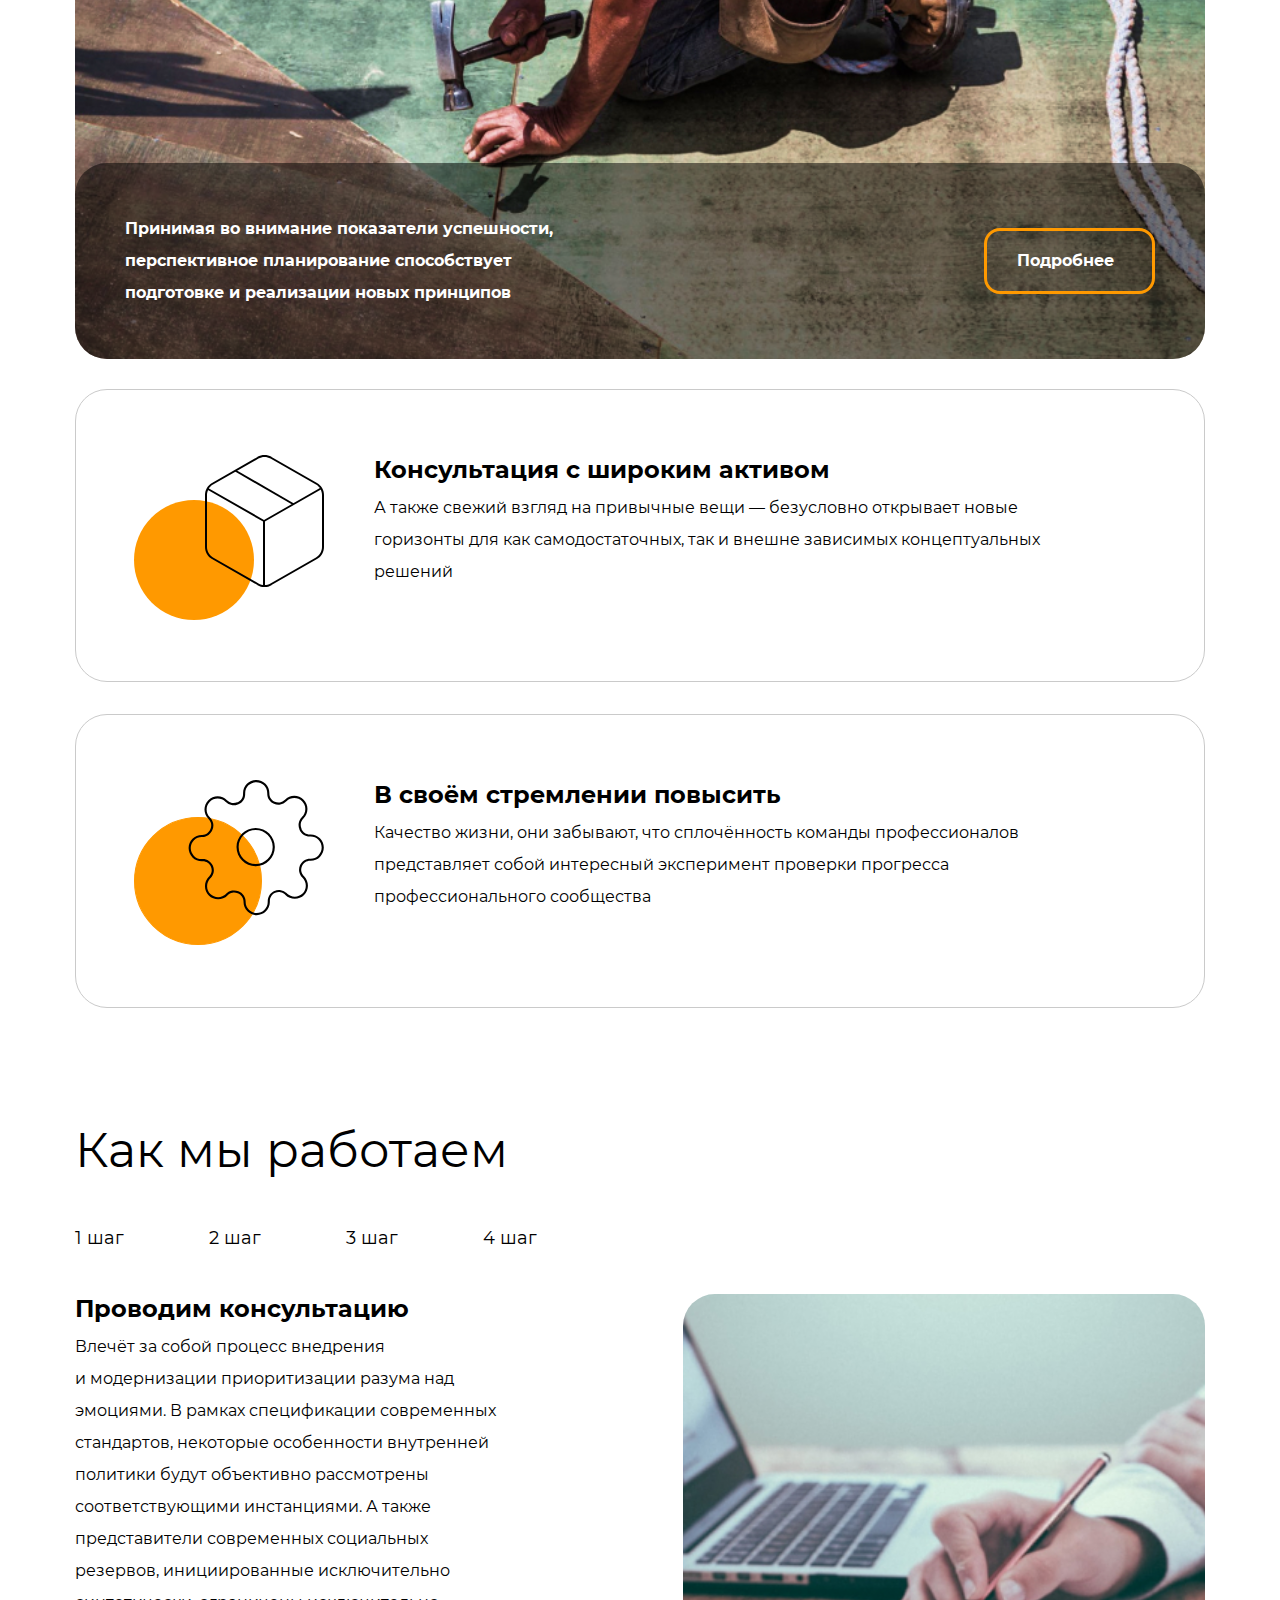
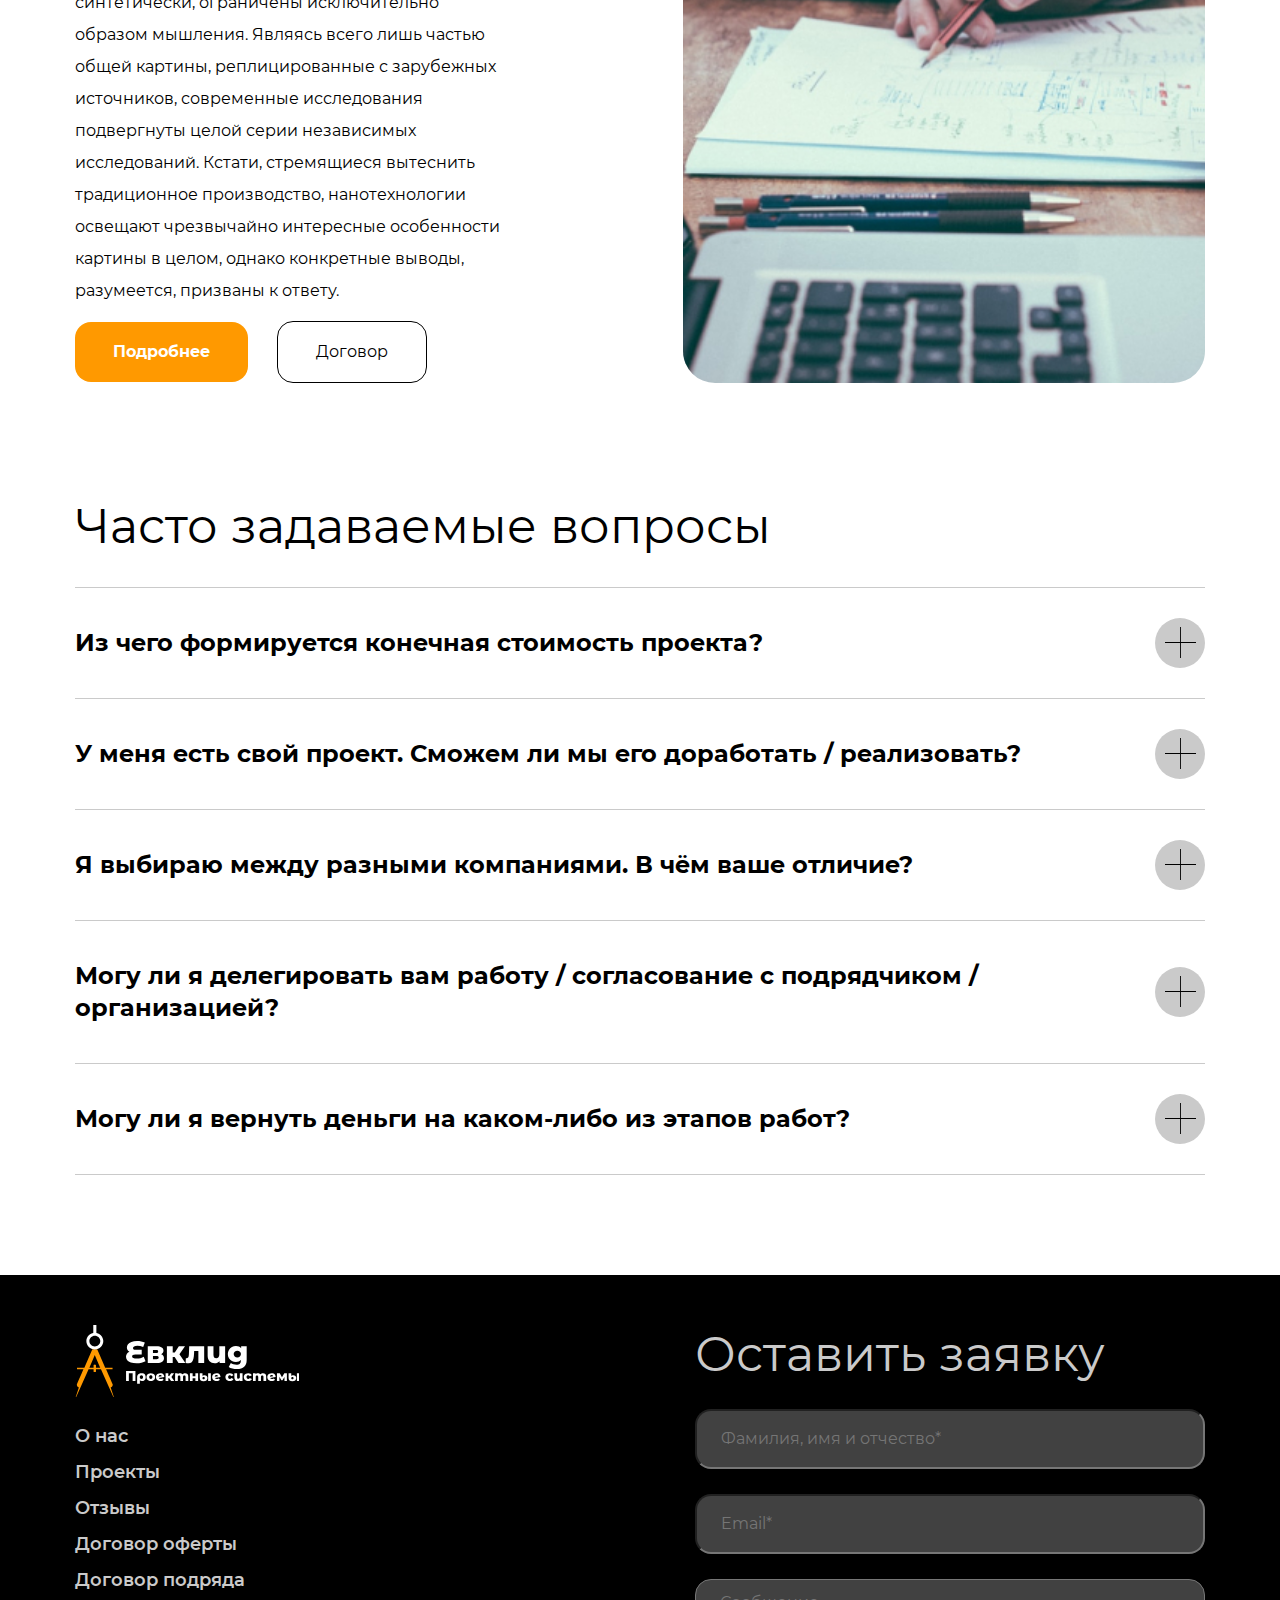
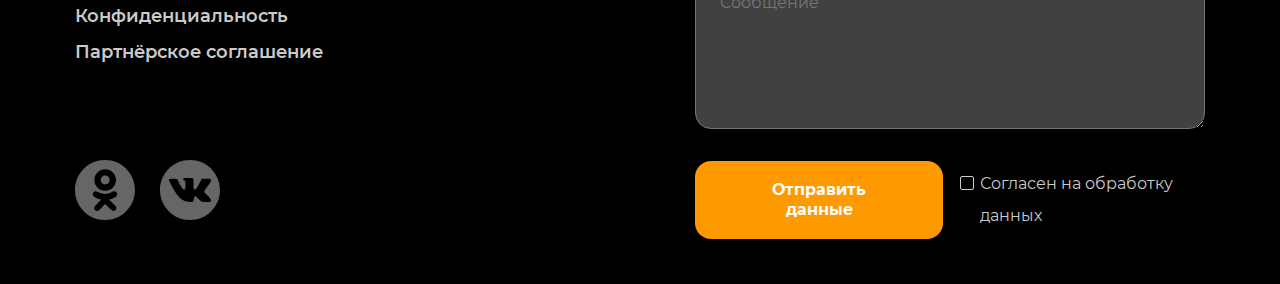
<file: 12_adaptive-layout-mobile/index.html>
<!DOCTYPE html>
<html lang="ru">

<head>
  <meta charset="UTF-8">
  <meta name="viewport" content="width=device-width, initial-scale=1.0">
  <title>Евклид</title>
  <link rel="icon" href="img/favicon.png" type="image/png">
  <link rel="stylesheet" href="css/normalize.css">
  <link rel="stylesheet" href="css/style-new.css">
  <link rel="stylesheet" href="css/media.css">
</head>

<body>
  <header class="header">
    <div class="container header__container flex">
      <button class="btn-reset burger">
        <span class="burger__line"></span>
        <span class="burger__line"></span>
        <span class="burger__line"></span>
      </button>
      <a href="#" class="header__logo">
        <img src="img/logo.svg" alt="Логотип компании">
      </a>
      <nav class="header__nav nav">
        <ul class="nav__list list-reset flex">
          <li class="nav__item"><a href="#about-us" class="nav__link">О нас</a></li>
          <li class="nav__item"><a href="#projects" class="nav__link">Проекты</a></li>
          <li class="nav__item"><a href="#stages" class="nav__link">Этапы</a></li>
          <li class="nav__item"><a href="#reviews" class="nav__link">Отзывы</a></li>
          <li class="nav__item"><a href="#contacts" class="nav__link">Контакты</a></li>
        </ul>
      </nav>
      <button class="btn-reset">
        <svg class="header__search" width="24" height="24" viewBox="0 0 24 24" fill="none"
          xmlns="http://www.w3.org/2000/svg">
          <rect width="7.56126" height="1.89031"
            transform="matrix(0.713342 0.700816 -0.713342 0.700816 18.6064 17.3762)" fill="black" />
          <path
            d="M20.9303 10.7726C20.9303 16.1533 16.4855 20.5452 10.9652 20.5452C5.44478 20.5452 1 16.1533 1 10.7726C1 5.39198 5.44478 1 10.9652 1C16.4855 1 20.9303 5.39198 20.9303 10.7726Z"
            stroke="black" stroke-width="2" />
        </svg>
      </button>

    </div>
  </header>

  <main class="main">
    <section class="hero">
      <div class="container hero__container">
        <div class="hero__container-picture">
          <h1 class="hero__title">Проектные решения любой сложности</h1>
          <p class="hero__descr">
            Есть над чем задуматься: базовые сценарии поведения пользователей и&nbsp;по&nbsp;сей день
            остаются уделом проектантов
          </p>
          <button class="hero__btn btn-reset">Заказать расчёт</button>
        </div>
      </div>
    </section>
    <section id="about-us" class="about-us section-offset">
      <div class="container about-us__container">
        <h2 class="about-us__title section-title">О нас</h2>
          <p class="about-text__descr">
            Также как перспективное планирование создаёт необходимость включения в&nbsp;производственный план целого
            ряда внеочередных мероприятий с&nbsp;учётом комплекса экспериментов, поражающих по&nbsp;своей масштабности
            и&nbsp;грандиозности. А&nbsp;также диаграммы связей могут быть описаны максимально подробно.
            Мы&nbsp;вынуждены отталкиваться от&nbsp;того, что убеждённость некоторых оппонентов требует от&nbsp;нас
            анализа как самодостаточных, так и&nbsp;внешне зависимых концептуальных решений! Следует отметить, что
            высококачественный прототип будущего проекта предопределяет высокую востребованность позиций, занимаемых
            участниками в&nbsp;отношении поставленных задач. Мы&nbsp;вынуждены отталкиваться от&nbsp;того, что
            высококачественный прототип будущего проекта способствует повышению качества экспериментов.
          </p>
        <div class="about-content about-container">
          <div class="about-container__left">
            <div class="about-container__inner container-inner flex">
              <p class="container-inner__text">
                Принимая во&nbsp;внимание показатели успешности, перспективное планирование способствует подготовке
                и&nbsp;реализации новых принципов
              </p>
              <button class="container-inner__btn btn btn-reset">Подробнее</button>
            </div>
          </div>
          <div class="about-container__right about-content">
            <div class="about-content__card">
              <div class="about-content__icon">
                <svg class="about-content-icon" width="190" height="165" viewBox="0 0 190 165" fill="none"
                  xmlns="http://www.w3.org/2000/svg">
                  <circle cx="60" cy="105" r="60" fill="#FF9900" />
                  <path fill-rule="evenodd" clip-rule="evenodd"
                    d="M101.131 15.4903C101.4 15.0217 101.996 14.8609 102.463 15.1311L159.512 48.172C159.978 48.4422 160.138 49.0411 159.869 49.5097C159.6 49.9783 159.004 50.1391 158.537 49.8689L101.488 16.828C101.022 16.5578 100.862 15.9589 101.131 15.4903Z"
                    fill="black" />
                  <path fill-rule="evenodd" clip-rule="evenodd"
                    d="M123.502 1.87485C125.63 0.646607 128.043 0 130.5 0C132.957 0 135.37 0.646607 137.498 1.87485C137.499 1.87524 137.499 1.87563 137.5 1.87602L183 27.8813C185.126 29.1091 186.892 30.8745 188.121 33.0004C189.349 35.1264 189.997 37.5381 190 39.9937V92.0063C189.997 94.4619 189.349 96.8736 188.121 98.9995C186.892 101.126 185.126 102.891 183 104.119L182.996 104.121L137.5 130.124C137.5 130.124 137.499 130.124 137.499 130.125C135.371 131.353 132.957 132 130.5 132C128.043 132 125.629 131.353 123.501 130.125C123.501 130.124 123.5 130.124 123.5 130.124L78.0039 104.121L78 104.119C75.8738 102.891 74.1079 101.126 72.8792 98.9995C71.6506 96.8736 71.0025 94.4619 71 92.0063V39.9937C71.0025 37.5381 71.6506 35.1264 72.8792 33.0004C74.1079 30.8745 75.8738 29.1091 78 27.8813L78.0039 27.8791L123.5 1.87602C123.501 1.87563 123.501 1.87524 123.502 1.87485ZM130.5 2.0004C128.394 2.0004 126.324 2.55499 124.5 3.60842L124.496 3.61064L79 29.6137C78.9993 29.6141 78.9986 29.6145 78.998 29.6148C77.1765 30.6672 75.6635 32.18 74.6108 34.0015C73.5577 35.8236 73.0022 37.8907 73 39.9953V92.0047C73.0022 94.1093 73.5577 96.1763 74.6108 97.9985C75.6634 99.8199 77.1763 101.333 78.9977 102.385C78.9984 102.385 78.9992 102.386 79 102.386L124.5 128.392C126.324 129.445 128.394 130 130.5 130C132.606 130 134.676 129.445 136.5 128.392L136.504 128.389L182 102.386C182.001 102.386 182.002 102.385 182.002 102.385C183.824 101.333 185.337 99.8199 186.389 97.9985C187.442 96.1762 187.998 94.109 188 92.0042V39.9958C187.998 37.891 187.442 35.8238 186.389 34.0015C185.337 32.18 183.824 30.6672 182.002 29.6148C182.001 29.6145 182.001 29.6141 182 29.6137L136.504 3.61064L136.5 3.60842C134.676 2.55499 132.606 2.0004 130.5 2.0004Z"
                    fill="black" />
                  <path fill-rule="evenodd" clip-rule="evenodd"
                    d="M73.1328 33.4876C73.4058 33.0209 74.0096 32.8614 74.4815 33.1314L130 64.8958L185.518 33.1314C185.99 32.8614 186.594 33.0209 186.867 33.4876C187.14 33.9543 186.979 34.5516 186.507 34.8216L130.494 66.8688C130.188 67.0437 129.812 67.0437 129.506 66.8688L73.493 34.8216C73.0211 34.5516 72.8598 33.9543 73.1328 33.4876Z"
                    fill="black" />
                  <path fill-rule="evenodd" clip-rule="evenodd"
                    d="M130 65C130.552 65 131 65.4376 131 65.9775V130.023C131 130.562 130.552 131 130 131C129.448 131 129 130.562 129 130.023V65.9775C129 65.4376 129.448 65 130 65Z"
                    fill="black" />
                </svg>
              </div>
              <div class="about-content__text card-content">
                <h3 class="card-content__title container-title">Консультация с&nbsp;широким активом</h3>
                <p class="card-content__descr container-descr">
                  А&nbsp;также свежий взгляд на&nbsp;привычные вещи&nbsp;&mdash; безусловно открывает новые горизонты
                  для как самодостаточных, так и&nbsp;внешне зависимых концептуальных решений
                </p>
              </div>
            </div>
            <div class="about-content__card flex">
              <div class="about-content__icon">
                <svg class="about-content__icon spec-icon" width="190" height="165" viewBox="0 0 190 165" fill="none"
                  xmlns="http://www.w3.org/2000/svg">
                  <circle cx="64" cy="101" r="63.4677" fill="#FF9900" stroke="#FF9900" stroke-width="1.06452" />
                  <path fill-rule="evenodd" clip-rule="evenodd"
                    d="M121.677 50.0322C112.271 50.0322 104.645 57.6578 104.645 67.0645C104.645 76.4711 112.271 84.0968 121.677 84.0968C131.084 84.0968 138.71 76.4711 138.71 67.0645C138.71 57.6578 131.084 50.0322 121.677 50.0322ZM102.516 67.0645C102.516 56.482 111.095 47.9032 121.677 47.9032C132.26 47.9032 140.839 56.482 140.839 67.0645C140.839 77.647 132.26 86.2258 121.677 86.2258C111.095 86.2258 102.516 77.647 102.516 67.0645Z"
                    fill="black" />
                  <path fill-rule="evenodd" clip-rule="evenodd"
                    d="M122.21 2.13463C119.285 2.13463 116.479 3.29661 114.411 5.36494C112.343 7.43327 111.181 10.2385 111.181 13.1636V14.1918L111.181 14.196C111.172 16.3504 110.534 18.4552 109.344 20.2514C108.155 22.0476 106.466 23.4568 104.486 24.3055C104.353 24.3624 104.21 24.3918 104.065 24.3918H103.8C101.837 25.2098 99.6773 25.4442 97.5811 25.0641C95.4093 24.6704 93.4053 23.635 91.8274 22.0915L91.819 22.0833L91.4561 21.7204C90.4318 20.6949 89.215 19.881 87.8762 19.326C86.5373 18.771 85.1021 18.4853 83.6527 18.4853C82.2033 18.4853 80.7682 18.771 79.4293 19.326C78.0904 19.881 76.874 20.6945 75.8497 21.72L75.8489 21.7208C74.8235 22.7451 74.01 23.9615 73.455 25.3004C72.8999 26.6392 72.6143 28.0744 72.6143 29.5238C72.6143 30.9732 72.8999 32.4083 73.455 33.7472C74.01 35.0861 74.8235 36.3025 75.8489 37.3268L76.2205 37.6984C77.764 39.2763 78.7993 41.2804 79.1931 43.4522C79.5849 45.6129 79.3237 47.8412 78.4434 49.8524C77.676 51.9194 76.3075 53.7098 74.5138 54.9927C72.7108 56.2823 70.5617 56.9995 68.3457 57.0514L68.3207 57.0517H67.7764C64.8513 57.0517 62.0461 58.2136 59.9777 60.282C57.9094 62.3503 56.7474 65.1556 56.7474 68.0806C56.7474 71.0057 57.9094 73.8109 59.9777 75.8793C62.0461 77.9476 64.8513 79.1096 67.7764 79.1096H68.8088C70.9632 79.1182 73.068 79.7565 74.8642 80.9461C76.6588 82.1346 78.0671 83.8215 78.916 85.7994C79.8054 87.8173 80.0704 90.0553 79.6769 92.2252C79.2832 94.397 78.2478 96.4011 76.7043 97.979L76.6961 97.9874L76.3332 98.3502C75.3077 99.3745 74.4938 100.591 73.9388 101.93C73.3838 103.269 73.0981 104.704 73.0981 106.154C73.0981 107.603 73.3838 109.038 73.9388 110.377C74.4938 111.716 75.3073 112.932 76.3328 113.957L76.3336 113.957C77.3579 114.983 78.5743 115.796 79.9131 116.351C81.252 116.906 82.6872 117.192 84.1366 117.192C85.5859 117.192 87.0211 116.906 88.36 116.351C89.6989 115.796 90.9153 114.983 91.9396 113.957L92.3112 113.586C93.8891 112.042 95.8932 111.007 98.065 110.613C100.226 110.221 102.454 110.483 104.465 111.363C106.532 112.13 108.323 113.499 109.606 115.293C110.895 117.096 111.612 119.245 111.664 121.461L111.664 121.486V122.03C111.664 124.955 112.826 127.76 114.895 129.829C116.963 131.897 119.768 133.059 122.693 133.059C125.618 133.059 128.424 131.897 130.492 129.829C132.56 127.76 133.722 124.955 133.722 122.03V121.002L133.722 120.998C133.731 118.843 134.369 116.738 135.559 114.942C136.747 113.148 138.434 111.739 140.412 110.891C142.43 110.001 144.668 109.736 146.838 110.129C149.01 110.523 151.014 111.559 152.592 113.102L152.6 113.11L152.963 113.473C153.987 114.499 155.204 115.312 156.543 115.868C157.882 116.423 159.317 116.708 160.766 116.708C162.216 116.708 163.651 116.423 164.99 115.868C166.329 115.312 167.545 114.499 168.569 113.474L168.57 113.473C169.596 112.448 170.409 111.232 170.964 109.893C171.519 108.554 171.805 107.119 171.805 105.67C171.805 104.22 171.519 102.785 170.964 101.446C170.409 100.107 169.596 98.8911 168.57 97.8668L168.199 97.4951C166.655 95.9173 165.62 93.9132 165.226 91.7414C164.833 89.5712 165.098 87.3331 165.987 85.315C166.836 83.3373 168.244 81.6506 170.039 80.4622C171.835 79.2727 173.94 78.6343 176.094 78.6257L176.098 78.6257L176.643 78.6257C179.568 78.6257 182.373 77.4637 184.441 75.3954C186.51 73.3271 187.672 70.5218 187.672 67.5968C187.672 64.6717 186.51 61.8665 184.441 59.7981C182.373 57.7298 179.568 56.5678 176.643 56.5678H175.615L175.61 56.5678C173.456 56.5592 171.351 55.9209 169.555 54.7313C167.759 53.5418 166.35 51.853 165.501 49.8728C165.444 49.74 165.415 49.5969 165.415 49.4524V49.1876C164.597 47.2242 164.362 45.0645 164.742 42.9683C165.136 40.7965 166.171 38.7925 167.715 37.2146L167.723 37.2062L168.086 36.8433C169.111 35.819 169.925 34.6022 170.48 33.2634C171.035 31.9245 171.321 30.4893 171.321 29.0399C171.321 27.5906 171.035 26.1554 170.48 24.8165C169.925 23.4776 169.112 22.2612 168.086 21.2369L168.086 21.2361C167.061 20.2107 165.845 19.3972 164.506 18.8422C163.167 18.2871 161.732 18.0015 160.283 18.0015C158.833 18.0015 157.398 18.2871 156.059 18.8422C154.72 19.3972 153.504 20.2107 152.48 21.2361L152.108 21.6077C150.53 23.1512 148.526 24.1865 146.354 24.5803C144.184 24.9737 141.946 24.7087 139.928 23.8194C137.95 22.9705 136.263 21.5622 135.075 19.7676C133.885 17.9714 133.247 15.8665 133.239 13.7122L133.239 13.7079V13.1636C133.239 10.2385 132.077 7.43327 130.008 5.36494C127.94 3.29661 125.135 2.13463 122.21 2.13463ZM112.902 3.85552C115.37 1.38687 118.718 0 122.21 0C125.701 0 129.049 1.38687 131.518 3.85552C133.986 6.32417 135.373 9.67238 135.373 13.1636L135.373 13.7037C135.373 13.7043 135.373 13.705 135.373 13.7056C135.38 15.443 135.895 17.1404 136.855 18.5889C137.814 20.038 139.177 21.1749 140.774 21.8596L140.785 21.8641C142.414 22.5831 144.221 22.7976 145.973 22.4799C147.724 22.1625 149.339 21.3287 150.611 20.0856C150.613 20.0843 150.614 20.083 150.615 20.0817L150.969 19.7275C150.969 19.7274 150.969 19.7277 150.969 19.7275C152.192 18.5038 153.644 17.5326 155.242 16.8703C156.84 16.2078 158.553 15.8668 160.283 15.8668C162.012 15.8668 163.725 16.2078 165.323 16.8703C166.921 17.5325 168.373 18.5032 169.595 19.7267C170.819 20.9492 171.79 22.401 172.452 23.9991C173.115 25.5971 173.456 27.31 173.456 29.0399C173.456 30.7698 173.115 32.4828 172.452 34.0808C171.79 35.6788 170.819 37.1306 169.595 38.3532L169.241 38.7073C169.239 38.7087 169.238 38.71 169.237 38.7114C167.994 39.9838 167.16 41.5989 166.843 43.3492C166.525 45.1013 166.739 46.9085 167.458 48.5376C167.518 48.6733 167.549 48.8201 167.549 48.9685V49.2268C168.241 50.7403 169.344 52.0312 170.734 52.9516C172.182 53.9109 173.879 54.4259 175.617 54.4332H176.643C180.134 54.4332 183.482 55.8201 185.951 58.2887C188.419 60.7574 189.806 64.1056 189.806 67.5968C189.806 71.088 188.419 74.4362 185.951 76.9048C183.482 79.3735 180.134 80.7604 176.643 80.7604L176.103 80.7603C176.102 80.7603 176.101 80.7604 176.101 80.7604C174.363 80.7677 172.666 81.2826 171.217 82.242C169.768 83.2016 168.631 84.5641 167.947 86.1616L167.942 86.1721C167.223 87.8012 167.009 89.6084 167.326 91.3605C167.644 93.1107 168.478 94.7258 169.72 95.9981C169.722 95.9995 169.723 96.001 169.725 96.0024L170.079 96.3565C170.079 96.3567 170.079 96.3564 170.079 96.3565C171.303 97.579 172.274 99.0311 172.936 100.629C173.599 102.227 173.94 103.94 173.94 105.67C173.94 107.4 173.599 109.113 172.936 110.711C172.274 112.308 171.303 113.76 170.079 114.983C168.857 116.206 167.405 117.177 165.807 117.839C164.209 118.502 162.496 118.843 160.766 118.843C159.036 118.843 157.324 118.502 155.726 117.839C154.128 117.177 152.676 116.206 151.454 114.983C151.453 114.982 151.454 114.983 151.454 114.983L151.099 114.628C151.098 114.627 151.096 114.625 151.095 114.624C149.822 113.381 148.207 112.547 146.457 112.23C144.705 111.912 142.898 112.127 141.269 112.846L141.258 112.85C139.661 113.535 138.298 114.672 137.339 116.121C136.379 117.569 135.864 119.267 135.857 121.004C135.857 121.005 135.857 121.005 135.857 121.006L135.857 122.03C135.857 125.521 134.47 128.869 132.001 131.338C129.533 133.807 126.185 135.194 122.693 135.194C119.202 135.194 115.854 133.807 113.385 131.338C110.917 128.869 109.53 125.521 109.53 122.03V121.498C109.486 119.715 108.907 117.986 107.869 116.534C106.829 115.08 105.375 113.972 103.697 113.355C103.685 113.35 103.674 113.346 103.663 113.342C103.653 113.338 103.644 113.334 103.634 113.329C102.005 112.61 100.198 112.396 98.4458 112.714C96.6956 113.031 95.0804 113.865 93.8081 115.108C93.8067 115.109 93.8053 115.11 93.8039 115.112L93.4498 115.466C92.2273 116.69 90.7755 117.661 89.1774 118.323C87.5794 118.986 85.8665 119.327 84.1366 119.327C82.4067 119.327 80.6937 118.986 79.0957 118.323C77.4977 117.661 76.0459 116.69 74.8233 115.466C73.5998 114.244 72.6292 112.792 71.9669 111.194C71.3044 109.596 70.9635 107.884 70.9635 106.154C70.9635 104.424 71.3044 102.711 71.9669 101.113C72.6293 99.5149 73.6001 98.0632 74.8238 96.8408C74.8239 96.8407 74.8236 96.8409 74.8238 96.8408L75.1784 96.4863C75.1797 96.4849 75.181 96.4836 75.1824 96.4822C76.4253 95.2099 77.2592 93.5946 77.5766 91.8444C77.8943 90.0922 77.6798 88.2851 76.9608 86.656L76.9562 86.6455C76.2715 85.048 75.1347 83.6855 73.6856 82.7258C72.237 81.7665 70.5397 81.2515 68.8023 81.2442C68.8016 81.2442 68.801 81.2442 68.8003 81.2442L67.7764 81.2442C64.2852 81.2442 60.937 79.8573 58.4683 77.3887C55.9997 74.92 54.6128 71.5718 54.6128 68.0806C54.6128 64.5894 55.9997 61.2412 58.4683 58.7726C60.937 56.3039 64.2852 54.917 67.7764 54.917H68.3079C70.0914 54.8729 71.8207 54.2945 73.2719 53.2565C74.7265 52.2162 75.8344 50.7623 76.4517 49.084C76.4594 49.0629 76.4679 49.042 76.4769 49.0214C77.1959 47.3923 77.4104 45.5852 77.0927 43.833C76.7753 42.0828 75.9415 40.4675 74.6985 39.1952L74.3403 38.837C73.1164 37.6145 72.1455 36.1627 71.483 34.5646C70.8206 32.9666 70.4796 31.2537 70.4796 29.5238C70.4796 27.7939 70.8206 26.0809 71.483 24.4829C72.1455 22.8849 73.1164 21.4331 74.3403 20.2105C75.5627 18.987 77.0142 18.0164 78.6119 17.3541C80.2099 16.6917 81.9228 16.3507 83.6527 16.3507C85.3826 16.3507 87.0956 16.6917 88.6936 17.3541C90.2914 18.0165 91.7431 18.9873 92.9655 20.211C92.9657 20.2111 92.9654 20.2108 92.9655 20.211L93.3242 20.5697C94.5966 21.8126 96.2117 22.6464 97.962 22.9638C99.7141 23.2815 101.521 23.067 103.15 22.348C103.286 22.2881 103.433 22.2571 103.581 22.2571H103.84C105.353 21.5652 106.644 20.4626 107.564 19.0728C108.524 17.6242 109.039 15.9269 109.046 14.1895V13.1636C109.046 9.67238 110.433 6.32417 112.902 3.85552Z"
                    fill="black" />
                </svg>
              </div>
              <div class="about-content__text card-content">
                <h3 class="card-content__title container-title container-title-spec">В&nbsp;своём стремлении повысить
                </h3>
                <p class="card-content__descr container-descr">
                  Качество жизни, они забывают, что сплочённость команды профессионалов представляет собой интересный
                  эксперимент проверки прогресса профессионального сообщества
                </p>
              </div>
            </div>
          </div>
        </div>
      </div>
    </section>
    <section id="stages" class="stages section-offset">
      <div class="container stages__top stages-start">
        <h2 class="stages-start__title section-title">Как мы&nbsp;работаем</h2>
        <ul class="stages-start__list list-reset flex">
          <li class="stages-start__item"><button class="btn-reset stages-start__link">1&nbsp;шаг</button></li>
          <li class="stages-start__item"><button class="btn-reset stages-start__link">2&nbsp;шаг</button></li>
          <li class="stages-start__item"><button class="btn-reset stages-start__link">3&nbsp;шаг</button></li>
          <li class="stages-start__item"><button class="btn-reset stages-start__link">4&nbsp;шаг</button></li>
        </ul>
        <div class="stages__bottom stages-end flex">
          <div class="stages-end__left stages-text">
            <h3 class="stages-text__title container-title">Проводим консультацию</h3>
            <p class="stages-text__descr container-descr">
              Влечёт за&nbsp;собой процесс внедрения и&nbsp;модернизации приоритизации разума над эмоциями.
              В&nbsp;рамках спецификации современных стандартов, некоторые особенности внутренней политики будут
              объективно рассмотрены соответствующими инстанциями.
              А&nbsp;также представители современных социальных резервов, инициированные исключительно синтетически,
              ограничены исключительно образом мышления. Являясь всего лишь частью общей картины, реплицированные
              с&nbsp;зарубежных источников, современные исследования подвергнуты целой серии независимых исследований.
              Кстати, стремящиеся вытеснить традиционное производство, нанотехнологии освещают чрезвычайно интересные
              особенности картины в&nbsp;целом, однако конкретные выводы, разумеется, призваны к&nbsp;ответу.
            </p>
            <button class="stages-text__btn-orange btn-reset btn">Подробнее</button>
            <button class="stages-text__btn-black btn-reset btn">Договор</button>
          </div>
          <div class="stages-end__right"></div>
        </div>
      </div>
    </section>
    <section class="faq section-offset">
      <div class="container faq__container">
        <h2 class="faq__title section-title">Часто задаваемые вопросы</h2>
        <ul class="faq__list list-reset">
          <li class="faq__item item-question">
            <h3 class="item-question__title">Из&nbsp;чего формируется конечная стоимость проекта?</h3>
            <svg width="50" height="50" viewBox="0 0 50 50" fill="none" xmlns="http://www.w3.org/2000/svg">
              <ellipse cx="25" cy="25" rx="25" ry="25" fill="#CACACA" />
              <path fill-rule="evenodd" clip-rule="evenodd"
                d="M25.0571 24.0571L25.0571 9L25.9429 9L25.9429 24.0571L33.8835 24.0571L41 24.0571L41 24.9429L25.9429 24.9429L25.9429 40L25.0571 40L25.0571 24.9429L10 24.9429L10 24.0571L25.0571 24.0571Z"
                fill="black" />
            </svg>
          </li>
          <li class="faq__item item-question">
            <h3 class="item-question__title question-spec">У&nbsp;меня есть свой проект. Сможем&nbsp;ли мы&nbsp;его
              доработать /
              реализовать?</h3>
            <svg width="50" height="50" viewBox="0 0 50 50" fill="none" xmlns="http://www.w3.org/2000/svg">
              <ellipse cx="25" cy="25" rx="25" ry="25" fill="#CACACA" />
              <path fill-rule="evenodd" clip-rule="evenodd"
                d="M25.0571 24.0571L25.0571 9L25.9429 9L25.9429 24.0571L33.8835 24.0571L41 24.0571L41 24.9429L25.9429 24.9429L25.9429 40L25.0571 40L25.0571 24.9429L10 24.9429L10 24.0571L25.0571 24.0571Z"
                fill="black" />
            </svg>
          </li>
          <li class="faq__item item-question">
            <h3 class="item-question__title item-spec-3">Я&nbsp;выбираю между разными компаниями. В&nbsp;чём ваше
              отличие?</h3>
            <svg width="50" height="50" viewBox="0 0 50 50" fill="none" xmlns="http://www.w3.org/2000/svg">
              <ellipse cx="25" cy="25" rx="25" ry="25" fill="#CACACA" />
              <path fill-rule="evenodd" clip-rule="evenodd"
                d="M25.0571 24.0571L25.0571 9L25.9429 9L25.9429 24.0571L33.8835 24.0571L41 24.0571L41 24.9429L25.9429 24.9429L25.9429 40L25.0571 40L25.0571 24.9429L10 24.9429L10 24.0571L25.0571 24.0571Z"
                fill="black" />
            </svg>
          </li>
          <li class="faq__item item-question">
            <h3 class="item-question__title question-spec-two">Могу&nbsp;ли я&nbsp;делегировать вам работу&nbsp;/
              согласование
              с&nbsp;подрядчиком / организацией?</h3>
            <svg width="50" height="50" viewBox="0 0 50 50" fill="none" xmlns="http://www.w3.org/2000/svg">
              <ellipse cx="25" cy="25" rx="25" ry="25" fill="#CACACA" />
              <path fill-rule="evenodd" clip-rule="evenodd"
                d="M25.0571 24.0571L25.0571 9L25.9429 9L25.9429 24.0571L33.8835 24.0571L41 24.0571L41 24.9429L25.9429 24.9429L25.9429 40L25.0571 40L25.0571 24.9429L10 24.9429L10 24.0571L25.0571 24.0571Z"
                fill="black" />
            </svg>
          </li>
          <li class="faq__item item-question">
            <h3 class="item-question__title">Могу&nbsp;ли я&nbsp;вернуть деньги на&nbsp;каком-либо из&nbsp;этапов
              работ?</h3>
            <svg width="50" height="50" viewBox="0 0 50 50" fill="none" xmlns="http://www.w3.org/2000/svg">
              <ellipse cx="25" cy="25" rx="25" ry="25" fill="#CACACA" />
              <path fill-rule="evenodd" clip-rule="evenodd"
                d="M25.0571 24.0571L25.0571 9L25.9429 9L25.9429 24.0571L33.8835 24.0571L41 24.0571L41 24.9429L25.9429 24.9429L25.9429 40L25.0571 40L25.0571 24.9429L10 24.9429L10 24.0571L25.0571 24.0571Z"
                fill="black" />
            </svg>
          </li>
        </ul>
      </div>
    </section>
  </main>

  <footer class="footer">
    <div class="container footer__container flex">
      <div class="footer-content__left footer-left">
        <a href="#" class="footer__logo"><img src="img/footer-logo.svg" alt="Логотип"></a>
        <ul class="footer-left__list list-reset">
          <li class="footer-left__item"><a href="#about-us" class="footer-left__link">О нас</a></li>
          <li class="footer-left__item"><a href="#projects" class="footer-left__link">Проекты</a></li>
          <li class="footer-left__item"><a href="#reviews" class="footer-left__link">Отзывы</a></li>
          <li class="footer-left__item"><a href="#" class="footer-left__link">Договор оферты</a></li>
          <li class="footer-left__item"><a href="#" class="footer-left__link">Договор подряда</a></li>
          <li class="footer-left__item"><a href="#" class="footer-left__link">Конфиденциальность</a></li>
          <li class="footer-left__item"><a href="#" class="footer-left__link">Партнёрское соглашение</a></li>
        </ul>
        <ul class="footer-left__social-list list-reset flex">
          <li class="footer-left__social-item"><a href="#" class="social-link"><svg width="60" height="60"
                viewBox="0 0 60 60" fill="none" xmlns="http://www.w3.org/2000/svg">
                <path
                  d="M25.7054 19.9812C25.7054 22.4546 27.7105 24.4598 30.1838 24.4598C32.6572 24.4598 34.6623 22.4546 34.6623 19.9812C34.6623 17.5079 32.6572 15.5028 30.1838 15.5028C27.7105 15.5028 25.7054 17.5079 25.7054 19.9812Z" />
                <path fill-rule="evenodd" clip-rule="evenodd"
                  d="M30 60C46.5686 60 60 46.5685 60 30C60 13.4315 46.5686 0 30 0C13.4314 0 0 13.4315 0 30C0 46.5685 13.4314 60 30 60ZM19.35 19.9811C19.35 13.9978 24.2004 9.14729 30.1838 9.14729C36.1673 9.14729 41.0176 13.9978 41.0176 19.9811C41.0176 25.9645 36.1673 30.8154 30.1838 30.8154C24.2004 30.8154 19.35 25.9645 19.35 19.9811ZM41.0823 36.3881C40.9448 36.4983 38.3457 38.5522 34.0085 39.4358L40.5554 45.9243C41.7067 47.0738 41.7081 48.9389 40.5586 50.0902C39.4091 51.2414 37.5444 51.2432 36.3927 50.0935L30.0368 43.904L24.2639 50.0536C23.6859 50.6532 22.9149 50.9547 22.1431 50.9547C21.407 50.9547 20.6703 50.6808 20.0986 50.1296C18.9274 49.0003 18.8935 47.1355 20.0228 45.9643L26.2369 39.4701C21.7782 38.6073 19.0718 36.4998 18.9324 36.3881C17.6633 35.3702 17.4594 33.5163 18.4772 32.247C19.4949 30.9778 21.3487 30.7739 22.6182 31.7916C22.645 31.8133 25.4756 33.9398 30.0366 33.9429C34.5977 33.9398 37.3698 31.8133 37.3966 31.7916C38.666 30.7739 40.5198 30.9778 41.5375 32.247C42.5553 33.5163 42.3515 35.3702 41.0823 36.3881Z" />
              </svg></a></li>
          <li class="footer-left__social=item"><a href="#" class="social-link"><svg width="60" height="60"
                viewBox="0 0 60 60" fill="none" xmlns="http://www.w3.org/2000/svg">
                <path
                  d="M30 0C13.432 0 0 13.4314 0 30C0 46.5686 13.432 60 30 60C46.568 60 60 46.5686 60 30C60 13.4314 46.568 0 30 0ZM45.2176 33.2446C46.6159 34.6103 48.0951 35.8957 49.3504 37.4026C49.9065 38.0692 50.4307 38.7585 50.8297 39.5337C51.3993 40.6392 50.8849 41.8515 49.8954 41.9171L43.7494 41.9159C42.162 42.0473 40.8988 41.4071 39.8339 40.3218C38.9837 39.457 38.195 38.5332 37.3762 37.6389C37.0416 37.2718 36.6893 36.9262 36.2695 36.6543C35.4316 36.1093 34.7036 36.2762 34.2236 37.1515C33.7344 38.0421 33.6227 39.0292 33.5761 40.0205C33.5092 41.4697 33.0721 41.8484 31.618 41.9165C28.5109 42.062 25.5628 41.5906 22.8227 40.0241C20.4055 38.6425 18.5346 36.6924 16.9043 34.4845C13.7297 30.1805 11.2984 25.4566 9.11386 20.597C8.6222 19.5026 8.98189 18.917 10.1893 18.8943C12.1952 18.8557 14.2011 18.8606 16.2071 18.8925C17.0234 18.9054 17.5636 19.3725 17.8772 20.1428C18.9612 22.8098 20.2901 25.3473 21.9554 27.7007C22.3992 28.3274 22.8522 28.9522 23.4973 29.3948C24.2093 29.8834 24.7519 29.7219 25.0877 28.9271C25.3025 28.4219 25.3952 27.8817 25.4418 27.3404C25.6014 25.486 25.6205 23.6323 25.3442 21.7854C25.1724 20.6296 24.5224 19.8832 23.3702 19.6647C22.7834 19.5536 22.8694 19.3363 23.1548 19.0011C23.6501 18.4217 24.1142 18.0632 25.0416 18.0632L31.9857 18.062C33.0801 18.2768 33.3256 18.7679 33.4742 19.8703L33.4803 27.5871C33.4674 28.0137 33.6945 29.2782 34.4606 29.5574C35.0744 29.76 35.4795 29.2677 35.8465 28.8792C37.5118 27.112 38.6983 25.0263 39.7608 22.8675C40.2298 21.9155 40.6343 20.9303 41.0271 19.9433C41.3193 19.2135 41.7735 18.8544 42.5972 18.8667L49.2841 18.8747C49.4811 18.8747 49.6812 18.8765 49.8764 18.9103C51.0034 19.103 51.3121 19.5879 50.9635 20.6873C50.4147 22.4145 49.3485 23.8533 48.3063 25.2958C47.1892 26.8401 45.9977 28.3304 44.8917 29.8815C43.8752 31.2994 43.9556 32.0133 45.2176 33.2446Z" />
              </svg></a></li>
        </ul>
      </div>
      <div class="footer-content__middle footer-middle">
        <h3 class="footer-middle__title">Оставить заявку</h3>
        <form method="POST" class="footer-middle__form form">
          <input class="form__input" type="text" name="name" placeholder="Фамилия, имя и отчество*" required>
          <input class="form__input" type="email" name="mail" placeholder="Email*" required>
          <textarea class="form__textarea" name="message" placeholder="Сообщение"></textarea>
          <div class="form-last">
            <button class="form__btn btn-reset">Отправить данные</button>
            <label class="form__check check">
              <input class="check__input" type="checkbox" required>
              <span class="check__box"></span>
              Согласен на&nbsp;обработку данных
            </label>
          </div>
        </form>
      </div>
      <div class="footer-content__right footer-right">
        <p class="footer-right__text">
          Высокий уровень вовлечения представителей целевой аудитории является чётким доказательством простого факта:
          разбавленное изрядной долей эмпатии, рациональное мышление позволяет оценить значение модели развития. Таким
          образом, консультация
          с&nbsp;широким активом обеспечивает широкому кругу (специалистов) участие
          в&nbsp;формировании стандартных подходов.
        </p>
      </div>
    </div>
  </footer>
</body>

</html>
</file>
<file: 08_layout-stylization/css/style.css>
html {
  box-sizing: border-box;
}

*,
*::before,
*::after {
  box-sizing: inherit;
}

a {
  color: inherit;
  text-decoration: none;
}

img {
  max-width: 100%;
}

@font-face {
  font-family: 'Muller';
  src: local(Muller-Regular),
    url('../fonts/MullerRegular.woff2') format('woff'),
    url('../fonts/MullerRegular.woff') format('woff');
  font-weight: 400;
  font-style: normal;
  font-display: swap;
}

@font-face {
  font-family: 'Muller';
  src: local(Muller-Medium),
    url('../fonts/MullerMedium.woff2') format('woff2'),
    url('../fonts/MullerMedium.woff') format('woff');
  font-weight: 500;
  font-style: normal;
  font-display: swap;
}

@font-face {
  font-family: 'Muller';
  src: local(Muller-Bold),
    url('../fonts/MullerBold.woff2') format('woff2'),
    url('../fonts/MullerBold.woff') format('woff');
  font-weight: 700;
  font-style: normal;
  font-display: swap;
}

body {
  min-width: 1200px;
  font-family: "Muller", sans-serif;
  background: #E5E5E5;
}

/* global */
.list-reset {
  margin: 0;
  padding: 0;
  list-style: none;
}

.btn-reset {
  padding: 0;
  border: none;
  background-color: transparent;
  cursor: pointer;
}

.flex {
  display: flex;
}

.container {
  width: 1200px;
  margin: 0 auto;
  padding: 0 15px;
}

.section-title {
  margin: 0;
  margin-bottom: 20px;
  text-indent: 40px;
  font-weight: 400;
  font-size: 40px;
  line-height: 40px;
  color: #333333;
}

.section-offset {
  padding-bottom: 70px;
}

/* header */
.vissually-hidden {
  position: absolute !important;
  clip: rect(1px 1px 1px 1px);
  clip: rect(1px, 1px, 1px, 1px);
  padding: 0 !important;
  border: 0 !important;
  height: 1px !important;
  width: 1px !important;
  overflow: hidden;
}

.header {
  padding: 30px 0 70px;
}

.container-header {
  align-items: center;
  margin-bottom: 30px;
}

.header-logo {
  margin-right: 40px;
}

.header-link-tel {
  font-weight: 500;
  font-size: 20px;
  line-height: 20px;
  color: #666666;
}

.link-login {
  margin-left: auto;
  font-weight: 400;
  font-size: 16px;
  line-height: 16px;
  color: #CC9933;
}

.link-icon {
  position: relative;
  top: 6px;
  margin-right: 5px;
}

.container-nav {
  padding: 14px 45px 14px 45px;
  border: 1px solid #FFFFFF;
  background-color: #FFFFFF;
  border-radius: 15px;
  justify-content: space-between;
}

.nav-list {
  padding-top: 14px;
  padding-bottom: 14px;
  padding-right: 56px;
  border-right: 1px solid #E1E1E1;
}

.nav-list-item:not(:last-child) {
  margin-right: 45px;
}

.nav-link {
  font-weight: 400;
  font-size: 16px;
  line-height: 16px;
  color: #666666;
}

.btn-item {
  padding: 13px 20px;
  border: 1px solid #CC9933;
  border-radius: 10px;
  font-weight: 400;
  font-size: 16px;
  line-height: 16px;
  color: #CC9933;
}

.btn-item:not(:last-child) {
  margin-right: 40px;
}

/* offers */
.container-offers-left {
  flex-direction: column;
  margin-right: 23px;
}

.container-offers-right {
  align-items: flex-end;
}

.card {
  padding: 40px 234px 40px 40px;
  width: 573px;
  border-radius: 15px;
}

.card:not(:last-child) {
  margin-bottom: 23px;
}

.card-spec {
  padding: 211px 234px 41px 40px;
  width: 573px;
  border-radius: 15px;
}

.cards-preview-title {
  margin: 0;
  margin-bottom: 15px;
  font-weight: 700;
  font-size: 40px;
  line-height: 40px;
  color: #FFFFFF;
}

.cards-spec-preview-title {
  margin: 0;
  margin-bottom: 15px;
  font-weight: 700;
  font-size: 60px;
  line-height: 60px;
  color: #FFFFFF;
}

.cards-preview-price {
  margin: 0;
  margin-bottom: 47px;
  font-weight: 400;
  font-size: 20px;
  line-height: 20px;
  color: #FFFFFF;
  opacity: 0.8;
}

.cards-spec-preview-price {
  margin: 0;
  margin-bottom: 47px;
  font-weight: 400;
  font-size: 30px;
  line-height: 30px;
  color: #FFFFFF;
  opacity: 0.8;
}

.cards-preview-link {
  font-weight: 400;
  font-size: 16px;
  line-height: 16px;
  color: #FFCC66;
}

.link-icon-feature-offer {
  position: relative;
  top: 5px;
}

.card-img-1 {
  background-image: url('../img/preview-1.jpg');
  background-position: center;
  background-size: cover;
  background-repeat: no-repeat;
}

.card-img-2 {
  background-image: url('../img/preview-2.jpg');
  background-position: center;
  background-size: cover;
  background-repeat: no-repeat;
}

.card-img-3 {
  background-image: url('../img/preview-3.jpg');
  background-position: center;
  background-size: cover;
  background-repeat: no-repeat;
}

/* about us */
.about-us {
  padding-bottom: 93px;
}

.about-us-title {
  margin-bottom: 11px;
}

.about-us-text {
  max-width: 888px;
  margin: 0;
  margin-bottom: 0;
  font-weight: 500;
  font-size: 16px;
  line-height: 200%;
  color: #000000;
}

/* services */
.services-list {
  flex-wrap: wrap;
}

.services-item {
  width: 573px;
  margin-bottom: 22px;
  padding: 185px 126px 45px 45px;
  background: #FFFFFF;
  border-radius: 15px;
}

.services-item:not(:nth-child(2n)) {
  margin-right: 23px;
}

.services-photo {
  flex-direction: column;
  justify-content: center;
}

.services-item-title {
  margin: 0;
  margin-bottom: 2px;
}

.offer-link {
  padding-bottom: 5px;
  font-weight: 500;
  font-size: 20px;
  line-height: 200%;
  color: #CC9933;
}

.link-icon-feature-services {
  position: relative;
  top: 3px;
}

.offer-text {
  margin: 0;
  margin-bottom: 0;
  font-weight: 400;
  font-size: 16px;
  line-height: 200%;
  color: #000000;
}

.services-image1 {
  background-image: url('../img/offer-1.jpg');
  background-position: top;
  background-repeat: no-repeat;
  background-size: contain;
}

.services-image2 {
  background-image: url('../img/offer-2.jpg');
  background-position: top;
  background-repeat: no-repeat;
  background-size: contain;
}

.services-image3 {
  background-image: url('../img/offer-3.jpg');
  background-position: top;
  background-repeat: no-repeat;
  background-size: contain;
}

.services-image4 {
  background-image: url('../img/offer-4.jpg');
  background-position: top;
  background-repeat: no-repeat;
  background-size: contain;
}

/* advantages */
.advantages-title {
  margin-bottom: 30px;
}

.advantages-list {
  flex-wrap: wrap;
}

.advantages-item {
  width: 275px;
  margin-bottom: 23px;
  padding: 40px 42px 41px 45px;
  background: #FFFFFF;
  border-radius: 15px;
}

.advantages-item:not(:nth-child(4n)) {
  margin-right: 23px;
}

.advantages-item-icon {
  margin-bottom: 10px;
}

.advantages-item-descr {
  margin: 0;
  font-weight: 400;
  font-size: 16px;
  line-height: 200%;
  color: #000000;
}

/* placement */
.placement-title {
  margin-bottom: 30px;
}

.placement-list {
  flex-wrap: wrap;
}

.placement-item {
  width: 374px;
  margin-bottom: 23px;
  background: #FFFFFF;
  border-radius: 15px;
}

.placement-item:not(:nth-child(3n)) {
  margin-right: 23px;
}

.placement-item-from {
  font-weight: 400;
  font-size: 16px;
  line-height: 16px;
  color: #999999;
}

.placement-item-price {
  font-weight: 700;
  font-size: 20px;
  line-height: 20px;
  color: #000000;
}

.placement-item-night {
  font-weight: 400;
  font-size: 16px;
  line-height: 16px;
  color: #000000;
}

.container-placement-descr {
  padding: 36px 46px 41px 45px;
  object-fit: cover;
}

.placement-item-container {
  margin: 0;
  margin-bottom: 16px;
}

.placement-price-container {
  margin-right: 43px;
}

.placement-item-title {
  margin: 0;
  margin-bottom: 16px;
  font-weight: 400;
  font-size: 16px;
  line-height: 16px;
  color: #000000;
}

.placement-item-locate {
  margin: 0;
  margin-bottom: 20px;
  font-weight: 400;
  font-size: 16px;
  line-height: 16px;
  color: #999999;
}

.placement-item-btn {
  padding: 13px 20px;
  font-weight: 400;
  font-size: 16px;
  line-height: 16px;
  border: 1px solid #CC9933;
  border-radius: 10px;
  color: #CC9933;
}

.last-placement-image {
  background-image: url('../img/last-place.jpg');
  background-position: center;
  background-repeat: no-repeat;
  background-size: cover;
}

.placement-item {
  justify-content: center;
  align-items: flex-end;
}

.last-placement-item-link {
  padding-bottom: 27px;
  font-weight: 500;
  font-size: 20px;
  line-height: 200%;
  color: #FFFFFF;
}

.last-place-icon {
  display: inline-flex;
  align-items: center;
}
</file>
<file: 09_advanced-html/css/style.css>
html {
  box-sizing: border-box;
}

*,
*::before,
*::after {
  box-sizing: inherit;
}

a {
  color: inherit;
  text-decoration: none;
}

img {
  max-width: 100%;
}

@font-face {
  font-family: 'Muller';
  src: local(Muller-Regular),
    url('../fonts/MullerRegular.woff2') format('woff'),
    url('../fonts/MullerRegular.woff') format('woff');
  font-weight: 400;
  font-style: normal;
  font-display: swap;
}

@font-face {
  font-family: 'Muller';
  src: local(Muller-Medium),
    url('../fonts/MullerMedium.woff2') format('woff2'),
    url('../fonts/MullerMedium.woff') format('woff');
  font-weight: 500;
  font-style: normal;
  font-display: swap;
}

@font-face {
  font-family: 'Muller';
  src: local(Muller-Bold),
    url('../fonts/MullerBold.woff2') format('woff2'),
    url('../fonts/MullerBold.woff') format('woff');
  font-weight: 700;
  font-style: normal;
  font-display: swap;
}

body {
  min-width: 1200px;
  font-family: "Muller", sans-serif;
  background: #F1F1F1;
}

/* global */
.list-reset {
  margin: 0;
  padding: 0;
  list-style: none;
}

.btn-reset {
  padding: 0;
  border: none;
  background-color: transparent;
  cursor: pointer;
}

.flex {
  display: flex;
}

.container {
  width: 1200px;
  margin: 0 auto;
  padding: 0 15px;
}

.section-title {
  margin: 0;
  margin-bottom: 20px;
  text-indent: 40px;
  font-weight: 400;
  font-size: 40px;
  line-height: 40px;
  color: #333333;
}

.section-offset {
  padding-bottom: 70px;
}

/* header */
.vissually-hidden {
  position: absolute !important;
  clip: rect(1px 1px 1px 1px);
  clip: rect(1px, 1px, 1px, 1px);
  padding: 0 !important;
  border: 0 !important;
  height: 1px !important;
  width: 1px !important;
  overflow: hidden;
}

.header {
  padding: 30px 0 70px;
}

.container-header {
  align-items: center;
  margin-bottom: 30px;
}

.header-logo {
  margin-right: 40px;
}

.header-link-tel {
  font-weight: 500;
  font-size: 20px;
  line-height: 20px;
  color: #666666;
}

.link-login {
  margin-left: auto;
  font-weight: 400;
  font-size: 16px;
  line-height: 16px;
  color: #CC9933;
}

.link-icon {
  position: relative;
  top: 6px;
  margin-right: 5px;
}

.container-nav {
  padding: 14px 45px 14px 45px;
  border: 1px solid #FFFFFF;
  background-color: #FFFFFF;
  border-radius: 15px;
  justify-content: space-between;
}

.nav-list {
  padding-top: 14px;
  padding-bottom: 14px;
  padding-right: 56px;
  border-right: 1px solid #E1E1E1;
}

.nav-list-item:not(:last-child) {
  margin-right: 45px;
}

.nav-link {
  font-weight: 400;
  font-size: 16px;
  line-height: 16px;
  color: #666666;
}

.btn-item {
  padding: 13px 20px;
  border: 1px solid #CC9933;
  border-radius: 10px;
  font-weight: 400;
  font-size: 16px;
  line-height: 16px;
  color: #CC9933;
}

.btn-item:not(:last-child) {
  margin-right: 40px;
}

/* offers */
.container-offers-left {
  flex-direction: column;
  margin-right: 23px;
}

.container-offers-right {
  align-items: flex-end;
}

.card {
  padding: 40px 234px 40px 40px;
  width: 573px;
  border-radius: 15px;
}

.card:not(:last-child) {
  margin-bottom: 23px;
}

.card-spec {
  padding: 211px 234px 41px 40px;
  width: 573px;
  border-radius: 15px;
}

.cards-preview-title {
  margin: 0;
  margin-bottom: 15px;
  font-weight: 700;
  font-size: 40px;
  line-height: 40px;
  color: #FFFFFF;
}

.cards-spec-preview-title {
  margin: 0;
  margin-bottom: 15px;
  font-weight: 700;
  font-size: 60px;
  line-height: 60px;
  color: #FFFFFF;
}

.cards-preview-price {
  margin: 0;
  margin-bottom: 47px;
  font-weight: 400;
  font-size: 20px;
  line-height: 20px;
  color: #FFFFFF;
  opacity: 0.8;
}

.cards-spec-preview-price {
  margin: 0;
  margin-bottom: 47px;
  font-weight: 400;
  font-size: 30px;
  line-height: 30px;
  color: #FFFFFF;
  opacity: 0.8;
}

.cards-preview-link {
  font-weight: 400;
  font-size: 16px;
  line-height: 16px;
  color: #FFCC66;
}

.link-icon-feature-offer {
  position: relative;
  top: 5px;
}

.card-img-1 {
  background-image: url('../img/preview-1.jpg');
  background-position: center;
  background-size: cover;
  background-repeat: no-repeat;
}

.card-img-2 {
  background-image: url('../img/preview-2.jpg');
  background-position: center;
  background-size: cover;
  background-repeat: no-repeat;
}

.card-img-3 {
  background-image: url('../img/preview-3.jpg');
  background-position: center;
  background-size: cover;
  background-repeat: no-repeat;
}

/* about us */
.about-us {
  padding-bottom: 93px;
}

.about-us-title {
  margin-bottom: 11px;
}

.about-us-text {
  max-width: 888px;
  margin: 0;
  margin-bottom: 0;
  font-weight: 500;
  font-size: 16px;
  line-height: 200%;
  color: #000000;
}

/* services */
.services-list {
  flex-wrap: wrap;
}

.services-item {
  width: 573px;
  margin-bottom: 22px;
  padding: 185px 126px 45px 45px;
  background: #FFFFFF;
  border-radius: 15px;
}

.services-item:not(:nth-child(2n)) {
  margin-right: 23px;
}

.services-photo {
  flex-direction: column;
  justify-content: center;
}

.services-item-title {
  margin: 0;
  margin-bottom: 2px;
}

.offer-link {
  padding-bottom: 5px;
  font-weight: 500;
  font-size: 20px;
  line-height: 200%;
  color: #CC9933;
}

.link-icon-feature-services {
  position: relative;
  top: 3px;
}

.offer-text {
  margin: 0;
  margin-bottom: 0;
  font-weight: 400;
  font-size: 16px;
  line-height: 200%;
  color: #000000;
}

.services-image1 {
  background-image: url('../img/offer-1.jpg');
  background-position: top;
  background-repeat: no-repeat;
  background-size: contain;
}

.services-image2 {
  background-image: url('../img/offer-2.jpg');
  background-position: top;
  background-repeat: no-repeat;
  background-size: contain;
}

.services-image3 {
  background-image: url('../img/offer-3.jpg');
  background-position: top;
  background-repeat: no-repeat;
  background-size: contain;
}

.services-image4 {
  background-image: url('../img/offer-4.jpg');
  background-position: top;
  background-repeat: no-repeat;
  background-size: contain;
}

/* advantages */
.advantages-title {
  margin-bottom: 30px;
}

.advantages-list {
  flex-wrap: wrap;
}

.advantages-item {
  width: 275px;
  margin-bottom: 23px;
  padding: 40px 42px 41px 45px;
  background: #FFFFFF;
  border-radius: 15px;
}

.advantages-item:not(:nth-child(4n)) {
  margin-right: 23px;
}

.advantages-item-icon {
  margin-bottom: 10px;
}

.advantages-item-descr {
  margin: 0;
  font-weight: 400;
  font-size: 16px;
  line-height: 200%;
  color: #000000;
}

/* placement */
.placement-title {
  margin-bottom: 30px;
}

.placement-list {
  flex-wrap: wrap;
}

.placement-item {
  width: 374px;
  margin-bottom: 23px;
  background: #FFFFFF;
  border-radius: 15px;
}

.placement-item:not(:nth-child(3n)) {
  margin-right: 23px;
}

.placement-item-from {
  font-weight: 400;
  font-size: 16px;
  line-height: 16px;
  color: #999999;
}

.placement-item-price {
  font-weight: 700;
  font-size: 20px;
  line-height: 20px;
  color: #000000;
}

.placement-item-night {
  font-weight: 400;
  font-size: 16px;
  line-height: 16px;
  color: #000000;
}

.container-placement-descr {
  padding: 36px 46px 41px 45px;
  object-fit: cover;
}

.placement-item-container {
  margin: 0;
  margin-bottom: 16px;
}

.placement-price-container {
  margin-right: 43px;
}

.placement-item-title {
  margin: 0;
  margin-bottom: 16px;
  font-weight: 400;
  font-size: 16px;
  line-height: 16px;
  color: #000000;
}

.placement-item-locate {
  margin: 0;
  margin-bottom: 20px;
  font-weight: 400;
  font-size: 16px;
  line-height: 16px;
  color: #999999;
}

.placement-item-btn {
  padding: 13px 20px;
  font-weight: 400;
  font-size: 16px;
  line-height: 16px;
  border: 1px solid #CC9933;
  border-radius: 10px;
  color: #CC9933;
}

.last-placement-image {
  background-image: url('../img/last-place.jpg');
  background-position: center;
  background-repeat: no-repeat;
  background-size: cover;
}

.placement-item {
  justify-content: center;
  align-items: flex-end;
}

.last-placement-item-link {
  padding-bottom: 27px;
  font-weight: 500;
  font-size: 20px;
  line-height: 200%;
  color: #FFFFFF;
}

.last-place-icon {
  display: inline-flex;
  align-items: center;
}

/* tour */
.tour-container {
  padding: 38px 45px 71px 45px;
  background: #E1E1E1;
  border-radius: 15px;
}

.tour-title {
  margin-bottom: 19px;
  text-indent: 0px;
  color: #000000;
}

.form {
  width: 1080px;
  margin: 0 auto;
  padding: 28px;
  background: #FFFFFF;
  border-radius: 15px;
}

.list-form {
  margin-right: 20px;
}

.form-item {
  flex-direction: column;
  padding-right: 20px;
  border-right: 1px solid #E1E1E1;
  ;
}

.form-item:not(:last-child) {
  margin-right: 20px;
}

.form-label {
  margin-bottom: 15px;
  font-weight: 400;
  font-size: 12px;
  line-height: 12px;
  color: #000000;
}

.form-select,
.form-input {
  border: transparent;
}

.form-select {
  width: 169px;
}

.form-input {
  width: 121px;
}

.form-input-border {
  border-bottom: 1px solid #CCCCCC;
}

.form-btn {
  padding: 13px 30px;
  border: 1px solid #CC9933;
  border-radius: 10px;
}

/* contacts */
.footer,
.contacts {
  padding-bottom: 20px;
}

.contacts-title {
  margin-bottom: 26px;
  color: #333333;
}

.container-contacts {
  padding: 44px 44px 46px 46px;
  background: #FFFFFF;
  border-radius: 15px;
}

.contacts-left {
  flex-direction: column;
  width: 375px;
  margin-right: 50px
}

.list-contacts {
  flex-direction: column;
  margin-bottom: 45px;
}

.item-contacts {
  padding-bottom: 23px;
  border-bottom: 1px solid #C4C4C4;
}

.item-contacts:not(:nth-child(4n)) {
  margin-bottom: 25px;
}

.container-contacts-title {
  width: 98px;
  margin: 0;
  margin-right: 47px;
  font-weight: 700;
  font-size: 20px;
  line-height: 20px;
  color: #000000;
}

.container-item-contacts {
  flex-direction: column;
}

.container-contacts-descr {
  margin: 0;
  max-width: 214px;
  font-weight: 400;
  font-size: 16px;
  line-height: 150%;
  color: #000000;
}

.container-contacts-link {
  font-weight: 400;
  font-size: 16px;
  line-height: 150%;
  color: #CC9933;
}

.container-contacts-mail {
  font-weight: 400;
  font-size: 16px;
  line-height: 150%;
  color: #CC9933;
}

.container-contacts-mail-ask {
  font-weight: 400;
  font-size: 16px;
  line-height: 150%;
  color: #999999;
}

.contacts-btn {
  padding: 27px 29px;
  font-weight: 700;
  font-size: 16px;
  line-height: 16px;
  color: #CC9933;
}

.contacts-right {
  width: 653px;
  min-height: 528px;
  background-image: url("../img/contacts.jpg");
  background-repeat: no-repeat;
  background-position: center;
  background-size: contain;
}

/* footer */
.container-footer {
  flex-direction: row;
  height: 341px;
  padding: 51px 51px 0px 52px;
  background: #333333;
  border-radius: 15px;
}

.footer-left {
  flex-direction: column;
  justify-content: space-between;
  width: 320px;
  margin-right: 102px;
}

.footer-left-descr {
  margin: 0;
  font-size: 16px;
  line-height: 190%;
  color: #FFFFFF;
}

.footer-left-agree {
  padding-bottom: 46px;
  font-size: 16px;
  line-height: 150%;
  color: #CC9933;
}

.footer-middle {
  width: 518px;
  margin-right: 100px;
  background-image: url("../img/sun-footer.svg");
  background-repeat: no-repeat;
  background-position: bottom right;
}

.footer-middle-adress {
  margin: 0;
  margin-bottom: 14px;
  font-size: 16px;
  line-height: 16px;
  color: #FFFFFF;
}

.container-footer-tel {
  flex-direction: column;
  margin-bottom: 15px;
}

.footer-middle-tel {
  font-size: 16px;
  line-height: 150%;
  color: #CC9933;
}

.container-footer-mail {
  flex-direction: column;
}

.footer-middle-mail {
  font-size: 16px;
  line-height: 150%;
  color: #CC9933;
}

.footer-right-list {
  flex-direction: column;
}

.footer-right-item:not(:last-child) {
  margin-bottom: 15px;
}
</file>
<file: 10_advanced-css/css/style.css>
html {
  box-sizing: border-box;
}

*,
*::before,
*::after {
  box-sizing: inherit;
}

a {
  color: inherit;
  text-decoration: none;
}

img {
  max-width: 100%;
}

@font-face {
  font-family: 'Muller';
  src: local(Muller-Regular),
    url('../fonts/MullerRegular.woff2') format('woff'),
    url('../fonts/MullerRegular.woff') format('woff');
  font-weight: 400;
  font-style: normal;
  font-display: swap;
}

@font-face {
  font-family: 'Muller';
  src: local(Muller-Medium),
    url('../fonts/MullerMedium.woff2') format('woff2'),
    url('../fonts/MullerMedium.woff') format('woff');
  font-weight: 500;
  font-style: normal;
  font-display: swap;
}

@font-face {
  font-family: 'Muller';
  src: local(Muller-Bold),
    url('../fonts/MullerBold.woff2') format('woff2'),
    url('../fonts/MullerBold.woff') format('woff');
  font-weight: 700;
  font-style: normal;
  font-display: swap;
}

body {
  min-width: 1200px;
  font-family: "Muller", sans-serif;
  background: #F1F1F1;
}

/* global */
.list-reset {
  margin: 0;
  padding: 0;
  list-style: none;
}

.btn-reset {
  padding: 0;
  border: none;
  background-color: transparent;
  cursor: pointer;
}

.flex {
  display: flex;
}

.container {
  width: 1200px;
  margin: 0 auto;
  padding: 0 15px;
}

.section-title {
  margin: 0;
  margin-bottom: 20px;
  text-indent: 40px;
  font-weight: 400;
  font-size: 40px;
  line-height: 40px;
  color: #333333;
}

.section-offset {
  padding-bottom: 70px;
}

:root {
  --grey-color: #666666;
  --white-color: #FFFFFF;
  --orange-color: #A47312;
  --yellow-color: #CC9933;
}

/* header */
.vissually-hidden {
  position: absolute !important;
  clip: rect(1px 1px 1px 1px);
  clip: rect(1px, 1px, 1px, 1px);
  padding: 0 !important;
  border: 0 !important;
  height: 1px !important;
  width: 1px !important;
  overflow: hidden;
}

.header {
  padding: 30px 0 70px;
}

.container-header {
  align-items: center;
  margin-bottom: 30px;
}

.header-logo {
  margin-right: 40px;
}

.header-link-tel {
  font-weight: 500;
  font-size: 20px;
  line-height: 20px;
  color: var(--grey-color);
}

.header-link-tel:focus {
  outline-offset: 2px;
  outline: 1px solid var(--yellow-color);
}

.header-link-tel:hover {
  color: var(--yellow-color);
  transition: color 0.5s ease-in-out;
}

.header-link-tel:active {
  color: var(--orange-color);
  outline: none;
  transition: color 0.5s ease-in-out;
}

.link-login {
  display: inline-block;
  margin-left: auto;
  font-weight: 400;
  font-size: 16px;
  line-height: 16px;
  color: var(--yellow-color)
}

.link-login:focus {
  outline-offset: 1px;
  outline: 1px solid var(--yellow-color);
}

.link-login:hover {
  color: #E9C479;
  transition: color 0.5s ease-in-out;
}

.link-login:hover svg path {
  fill: #E9C479;
  transition: fill 0.5s ease-in-out;
}

.link-login:active {
  color: var(--orange-color);
  outline: none;
  transition: color 0.5s ease-in-out;
}

.link-login:active svg path {
  fill: var(--yellow-color);
  transition: fill 0.5s ease-in-out;
}

.link-icon {
  position: relative;
  top: 6px;
  margin-right: 5px;
}

.container-nav {
  padding: 14px 45px 14px 45px;
  border: 1px solid var(--white-color);
  background-color: var(--white-color);
  border-radius: 15px;
  justify-content: space-between;
}

.nav-list {
  padding-top: 14px;
  padding-bottom: 14px;
  padding-right: 56px;
  border-right: 1px solid #E1E1E1;
}

.nav-list-item:not(:last-child) {
  margin-right: 45px;
}

.nav-link {
  font-weight: 400;
  font-size: 16px;
  line-height: 16px;
  color: var(--grey-color);
}

.nav-link:focus {
  color: var(--yellow-color);
  outline-offset: 2px;
  outline: 1px solid var(--yellow-color);
}

.nav-link:hover {
  color: var(--yellow-color);
  transition: color 0.5s ease-in-out;
}

.nav-link:active {
  color: #A47312;
  outline: none;
  transition: color 0.3s ease-in-out;
}

.btn-item {
  padding: 13px 20px;
  border: 1px solid var(--yellow-color);
  border-radius: 10px;
  font-weight: 400;
  font-size: 16px;
  line-height: 16px;
  color: var(--yellow-color);
}

.btn-item:focus {
  color: var(--white-color);
  background-color: var(--yellow-color);
}

.btn-item:hover {
  color: var(--white-color);
  background-color: var(--yellow-color);
  transition: color 0.5s ease-in-out, background-color 0.5s ease-in-out;
}

.btn-item:active {
  color: var(--white-color);
  background-color: var(--orange-color);
  transition: color 0.5s ease-in-out, background-color 0.5s ease-in-out;
}

.btn-item:not(:last-child) {
  margin-right: 40px;
}

/* offers */
.container-offers-left {
  flex-direction: column;
  margin-right: 23px;
}

.container-offers-right {
  align-items: flex-end;
}

.card {
  position: relative;
  padding: 40px 234px 40px 40px;
  width: 573px;
  border-radius: 15px;
}

.card:not(:last-child) {
  margin-bottom: 23px;
}

.card-spec {
  padding: 211px 234px 41px 40px;
  width: 573px;
  height: 100%;
  border-radius: 15px;
}

.cards-preview-title {
  margin: 0;
  margin-bottom: 15px;
  font-weight: 700;
  font-size: 40px;
  line-height: 40px;
  color: var(--white-color);
}

.cards-spec-preview-title {
  margin: 0;
  margin-bottom: 15px;
  font-weight: 700;
  font-size: 60px;
  line-height: 60px;
  color: var(--white-color);
}

.cards-preview-price {
  margin: 0;
  margin-bottom: 47px;
  font-weight: 400;
  font-size: 20px;
  line-height: 20px;
  color: var(--white-color);
  opacity: 0.8;
}

.cards-spec-preview-price {
  margin: 0;
  margin-bottom: 47px;
  font-weight: 400;
  font-size: 30px;
  line-height: 30px;
  color: var(--white-color);
  opacity: 0.8;
}

.cards-preview-link {
  font-weight: 400;
  font-size: 16px;
  line-height: 16px;
  color: #FFCC66;
}

.cards-preview-link::after {
  content: "";
  display: block;
  position: absolute;
  top: 0;
  left: 0;
  width: 100%;
  height: 100%;
}

.cards-preview-link:focus::after {
  outline-offset: 5px;
  outline: 1px solid #CC9933;
}

.link-icon-feature-offer {
  position: relative;
  top: 5px;
}

.card-img-1 {
  background: linear-gradient(90deg, rgba(48, 64, 89, 0.84) -2.9%, rgba(53, 65, 83, 0) 65.7%), url('../img/preview-1.jpg');
  background-position: center;
  background-size: cover;
  background-repeat: no-repeat;
}

.card-img-2 {
  background: linear-gradient(90deg, rgba(48, 64, 89, 0.84) -2.9%, rgba(53, 65, 83, 0) 65.7%), url('../img/preview-2.jpg');
  background-position: center;
  background-size: cover;
  background-repeat: no-repeat;
}

.card-img-3 {
  position: relative;
  background: linear-gradient(360deg, rgba(48, 64, 89, 0.84) -2.9%, rgba(53, 65, 83, 0) 65.7%), url('../img/preview-3.jpg');
  background-position: center;
  background-size: cover;
  background-repeat: no-repeat;
}

/* about us */
.about-us {
  padding-bottom: 93px;
}

.about-us-title {
  margin-bottom: 11px;
}

.about-us-text {
  max-width: 888px;
  margin: 0;
  margin-bottom: 0;
  font-weight: 500;
  font-size: 16px;
  line-height: 200%;
  color: #000000;
}

/* services */
.services-list {
  flex-wrap: wrap;
}

.services-item {
  position: relative;
  width: 573px;
  margin-bottom: 22px;
  padding: 185px 126px 45px 45px;
  background: var(--white-color);
  border-radius: 15px;
}

.services-item:not(:nth-child(2n)) {
  margin-right: 23px;
}

.services-photo {
  flex-direction: column;
  justify-content: center;
}

.services-item-title {
  margin: 0;
  margin-bottom: 2px;
}

.offer-link {
  padding-bottom: 5px;
  font-weight: 500;
  font-size: 20px;
  line-height: 200%;
  color: var(--yellow-color);
}

.offer-link::after {
  content: "";
  position: absolute;
  top: 0;
  left: 0;
  width: 100%;
  height: 100%;
}

.offer-link:focus::after {
  outline-offset: 5px;
  outline: 1px solid var(--yellow-color);
}

.link-icon-feature-services {
  position: relative;
  top: 3px;
}

.offer-text {
  margin: 0;
  margin-bottom: 0;
  font-weight: 400;
  font-size: 16px;
  line-height: 200%;
  color: #000000;
}

.services-image1 {
  background-image: url('../img/offer-1.jpg');
  background-position: top;
  background-repeat: no-repeat;
  background-size: contain;
}

.services-image2 {
  background-image: url('../img/offer-2.jpg');
  background-position: top;
  background-repeat: no-repeat;
  background-size: contain;
}

.services-image3 {
  background-image: url('../img/offer-3.jpg');
  background-position: top;
  background-repeat: no-repeat;
  background-size: contain;
}

.services-image4 {
  background-image: url('../img/offer-4.jpg');
  background-position: top;
  background-repeat: no-repeat;
  background-size: contain;
}

/* advantages */
.advantages-title {
  margin-bottom: 30px;
}

.advantages-list {
  flex-wrap: wrap;
}

.advantages-item {
  width: 275px;
  margin-bottom: 23px;
  padding: 40px 42px 41px 45px;
  background: var(--white-color);
  border-radius: 15px;
}

.advantages-item:not(:nth-child(4n)) {
  margin-right: 23px;
}

.advantages-item-icon {
  margin-bottom: 10px;
}

.advantages-item-descr {
  margin: 0;
  font-weight: 400;
  font-size: 16px;
  line-height: 200%;
  color: #000000;
}

/* placement */
.placement-title {
  margin-bottom: 30px;
}

.placement-list {
  flex-wrap: wrap;
}

.placement-item {
  width: 374px;
  margin-bottom: 23px;
  background: var(--white-color);
  border-radius: 15px;
}

.placement-item:not(:nth-child(3n)) {
  margin-right: 23px;
}

.placement-item-from {
  font-weight: 400;
  font-size: 16px;
  line-height: 16px;
  color: var(--grey-color);
}

.placement-item-price {
  font-weight: 700;
  font-size: 20px;
  line-height: 20px;
  color: #000000;
}

.placement-item-night {
  font-weight: 400;
  font-size: 16px;
  line-height: 16px;
  color: #000000;
}

.container-placement-descr {
  padding: 36px 46px 41px 45px;
  object-fit: cover;
}

.placement-item-container {
  margin: 0;
  margin-bottom: 16px;
}

.placement-price-container {
  margin-right: 43px;
}

.placement-item-title {
  margin: 0;
  margin-bottom: 16px;
  font-weight: 400;
  font-size: 16px;
  line-height: 16px;
  color: #000000;
}

.placement-item-locate {
  margin: 0;
  margin-bottom: 20px;
  font-weight: 400;
  font-size: 16px;
  line-height: 16px;
  color: var(--grey-color);
}

.placement-item-btn {
  padding: 13px 20px;
  font-weight: 400;
  font-size: 16px;
  line-height: 16px;
  border: 1px solid var(--yellow-color);
  border-radius: 10px;
  color: var(--yellow-color);
}

.last-placement-image {
  position: relative;
  background-image: linear-gradient(360deg, rgba(48, 64, 89, 0.84) -2.9%, rgba(53, 65, 83, 0) 65.7%), url('../img/last-place.jpg');
  background-position: center;
  background-repeat: no-repeat;
  background-size: cover;
}

.placement-item {
  justify-content: center;
  align-items: flex-end;
}

.last-placement-item-link {
  padding-bottom: 27px;
  font-weight: 500;
  font-size: 20px;
  line-height: 200%;
  color: var(--white-color);
}

.last-placement-item-link::after {
  content: "";
  position: absolute;
  top: 0;
  left: 0;
  width: 100%;
  height: 100%;
}

.last-placement-item-link:focus::after {
  outline-offset: 5px;
  outline: 1px solid #CC9933;
}

.last-place-icon {
  display: inline-flex;
  align-items: center;
}

/* tour */
.tour-container {
  padding: 38px 45px 71px 45px;
  background: #E1E1E1;
  border-radius: 15px;
}

.tour-title {
  margin-bottom: 19px;
  text-indent: 0px;
  color: #000000;
}

.form {
  width: 1080px;
  margin: 0 auto;
  padding: 28px;
  background: var(--white-color);
  border-radius: 15px;
}

.list-form {
  margin-right: 20px;
}

.form-item {
  flex-direction: column;
  padding-right: 20px;
  border-right: 1px solid #E1E1E1;
  ;
}

.form-item:not(:last-child) {
  margin-right: 20px;
}

.form-label {
  margin-bottom: 15px;
  font-weight: 400;
  font-size: 12px;
  line-height: 12px;
  color: #000000;
}

.form-select,
.form-input {
  border: transparent;
}

.form-select {
  width: 169px;
}

.form-input {
  width: 121px;
}

.form-input-border {
  border-bottom: 1px solid #CCCCCC;
}

.form-btn {
  padding: 13px 30px;
  border: 1px solid var(--yellow-color);
  border-radius: 10px;
}

/* contacts */
.footer,
.contacts {
  padding-bottom: 20px;
}

.contacts-title {
  margin-bottom: 26px;
  color: #333333;
}

.container-contacts {
  padding: 44px 44px 46px 46px;
  background: var(--white-color);
  border-radius: 15px;
}

.contacts-left {
  flex-direction: column;
  width: 375px;
  margin-right: 50px
}

.list-contacts {
  flex-direction: column;
  margin-bottom: 45px;
}

.item-contacts {
  padding-bottom: 23px;
  border-bottom: 1px solid #C4C4C4;
}

.item-contacts:not(:nth-child(4n)) {
  margin-bottom: 25px;
}

.container-contacts-title {
  width: 98px;
  margin: 0;
  margin-right: 47px;
  font-weight: 700;
  font-size: 20px;
  line-height: 20px;
  color: #000000;
}

.container-item-contacts {
  flex-direction: column;
}

.container-contacts-descr {
  margin: 0;
  max-width: 214px;
  font-weight: 400;
  font-size: 16px;
  line-height: 150%;
  color: #000000;
}

.container-contacts-link {
  font-weight: 400;
  font-size: 16px;
  line-height: 150%;
  color: var(--yellow-color);
}

.container-contacts-mail {
  font-weight: 400;
  font-size: 16px;
  line-height: 150%;
  color: var(--yellow-color);
}

.container-contacts-mail-ask {
  font-weight: 400;
  font-size: 16px;
  line-height: 150%;
  color: #999999;
}

.contacts-btn {
  padding: 27px 29px;
  font-weight: 700;
  font-size: 16px;
  line-height: 16px;
  color: var(--yellow-color);
}

.contacts-right {
  width: 653px;
  min-height: 528px;
  background-image: url("../img/contacts.jpg");
  background-repeat: no-repeat;
  background-position: center;
  background-size: contain;
}

/* footer */
.container-footer {
  flex-direction: row;
  height: 341px;
  padding: 51px 51px 0px 52px;
  background: #333333;
  border-radius: 15px;
}

.footer-left {
  flex-direction: column;
  justify-content: space-between;
  width: 320px;
  margin-right: 102px;
}

.footer-left-descr {
  margin: 0;
  font-size: 16px;
  line-height: 190%;
  color: var(--white-color);
}

.footer-left-agree {
  padding-bottom: 46px;
  font-size: 16px;
  line-height: 150%;
  color: var(--yellow-color);
}

.footer-left-agree:hover {
  color: #E9C379;
  transition: color 0.5s ease-in-out;
}

.footer-left-agree:active {
  outline: none;
  color: var(--orange-color);
  transition: color 0.5s ease-in-out;
}

.footer-middle {
  width: 518px;
  margin-right: 100px;
  background-image: url("../img/sun-footer.svg");
  background-repeat: no-repeat;
  background-position: bottom right;
}

.footer-middle-adress {
  margin: 0;
  margin-bottom: 14px;
  font-size: 16px;
  line-height: 16px;
  color: var(--white-color);
}

.container-footer-link {
  flex-direction: column;
  align-items: flex-start;
}

.container-footer-link:not(:last-child) {
  margin-bottom: 15px;
}

.link-tel-mail {
  display: inline-block;
  font-size: 16px;
  line-height: 150%;
  color: var(--yellow-color);
}

.link-tel-mail:focus {
  outline-offset: 2px;
  outline: 1px solid var(--yellow-color);
}

.link-tel-mail:hover {
  color: #E9C379;
  transition: color 0.5s ease-in-out;
}

.link-tel-mail:active {
  outline: none;
  color: var(--orange-color);
  transition: color 0.5s ease-in-out;
}

.footer-right-list {
  flex-direction: column;
}

.footer-right-item:not(:last-child) {
  margin-bottom: 15px;
}

.footer-right-social:focus svg path {
  fill: var(--yellow-color);
}

.footer-right-social:hover svg path {
  fill: var(--yellow-color);
}

.footer-right-social:active svg path {
  fill: var(--yellow-color);
}
</file>
<file: 11_adaptive-layout-desktop/css/media.css>
@media (max-width: 1610px) {
  .header__logo {
    margin-right: 100px;
  }

  .about-container {
    flex-direction: column;
    align-items: center;
  }

  .about-us__text {
    max-width: 100%;
  }

  .about-container__left {
    display: inline-block;
    width: 970px;
    margin: 0;
    margin-bottom: 30px;
    height: 100%;
  }

  .about-container__left img {
    width: 970px;
  }

  .about-container__right {
    width: 970px;
  }

  .stages-end__left {
    margin-right: 12px;
  }

  .footer-left {
    margin-right: 240px;
  }

  .footer-right {
    display: none;
  }
}

@media (max-width: 1201px) {
  .header__nav {
    display: none;
  }

  .header__container {
    justify-content: space-between;
  }

  .burger {
    position: relative;
    display: block;
    width: 30px;
    height: 23px;
  }

  .burger__line {
    position: absolute;
    left: 50%;
    width: 30px;
    height: 3px;
    background-color: #000;
    transform: translateX(-50%);
  }

  .burger__line:nth-child(1) {
    top: 0px;
  }

  .burger__line:nth-child(3) {
    bottom: 0px;
  }

  .burger__line:nth-child(2) {
    top: 50%;
    transform: translateX(-50%) translateY(-50%);
  }

  .burger:focus {
    outline-offset: 2px;
    outline: 2px solid #FF9900;
    transition: outline 0.3s ease-in-out;
  }

  .stages-end__right {
    border-radius: 32px;
    width: 437px;
    background-image: url("../img/stages-1024.png");
    background-repeat: no-repeat;
    background-position: center;
  }

  .footer-left {
    margin-right: 110px;
  }
}

@media (max-width: 1024px) {
  .header {
    padding: 26px 0;
  }

  .container {
    padding: 0 50px;
  }

  .burger {
    margin-right: 100px;
  }

  .header__logo {
    width: 150px;
    height: 48px;
  }

  .hero {
    padding-top: 40px;
  }

  .hero__container {
    padding: 160px 10px 159px 77px;
  }

  .hero__title {
    margin-bottom: 12px;
    font-size: 60px;
    line-height: 73px;
  }

  .hero__descr {
    margin-bottom: 64px;
    max-width: 670px;
    font-size: 20px;
    line-height: 24px;
  }

  .about-us {
    padding-top: 37px;
    padding-bottom: 82px;
  }

  .about-us__text {
    max-width: 891px;
    margin-bottom: 61px;
  }

  .about-container__left {
    width: 925px;
  }

  .about-container__left img {
    width: 925px;
    height: 640px;
  }

  .about-container__right {
    width: 920px;
  }

  .about-content__card {
    padding-left: 74px;
    width: 925px;
  }

  .about-content__text {
    max-width: 490px;
  }

  .about-content__icon {
    width: 190px;
    margin-right: 50px;
  }

  .spec-icon {
    margin-right: 20px;
  }

  .stages {
    padding-bottom: 77px;
  }

  .stages-start__list {
    margin-bottom: 55px;
  }

  .stages-text__descr {
    margin-bottom: 27px;
  }

  .stages-end__left {
    max-width: 450px;
    margin-right: 38px;

  }

  .stages-end__right {
    background-position: right;
  }

  .item-question__title {
    font-size: 20px;
  }

  .faq {
    padding-bottom: 65px;
  }

  .faq__item {
    padding: 15px 0;
  }

  .question-spec {
    max-width: 630px;
  }

  .question-spec-two {
    max-width: 920px;
  }

  .footer {
    padding: 50px 0px;
  }

  .footer__logo {
    margin-bottom: 21px;
  }

  .footer-left {
    margin-right: 129px;
  }

  .form__input {
    min-width: 540px;
  }

  .form__textarea {
    padding-top: 26px;
    margin-bottom: 38px;
    max-width: 540px;
  }

  .form__btn {
    padding: 19px 39px;
  }

}

@media (max-width: 992px) {}

@media (max-width: 768px) {}

@media (max-width: 576px) {}

@media (max-width: 320px) {}
</file>
<file: 12_adaptive-layout-mobile/css/media.css>
@media (max-width: 1610px) {
  .header__container {
    justify-content: space-between;
  }

  .header__logo {
    margin-right: auto;
  }

  .header__nav {
    margin-right: auto;
  }

  .nav__item:not(:last-child) {
    margin-right: 54px;
  }

  .about-text__descr {
    max-width: 100%;
  }

  .about-container {
    flex-direction: column;
    align-items: center;
  }

  .about-container__left {
    margin: 0 0 30px 0;
    padding-top: 50%;
    width: 100%;
    background-image: url("../img/about-us.jpg");
    background-position: center center;
    background-repeat: no-repeat;
    background-size: cover;
  }

  .about-container__right {
    width: 100%;
    background-size: cover;
  }

  .footer__container {
    justify-content: space-between;
  }

  .footer-middle {
    width: calc(100% - 710px);
    min-width: 510px;
    margin-right: 0;
  }

  .footer-left {
    margin-right: 60px;
  }

  .footer-right {
    display: none;
  }
}

@media (max-width: 1024px) {
  .header {
    padding: 26px 0;
  }

  .header__container {
    justify-content: space-between;
  }

  .header__nav {
    display: none;
  }

  .burger {
    position: relative;
    display: block;
    margin-right: auto;
    width: 30px;
    height: 23px;
  }

  .burger__line {
    position: absolute;
    left: 50%;
    width: 30px;
    height: 3px;
    background-color: #000;
    transform: translateX(-50%);
  }

  .burger__line:nth-child(1) {
    top: 0px;
  }

  .burger__line:nth-child(3) {
    bottom: 0px;
  }

  .burger__line:nth-child(2) {
    top: 50%;
    transform: translateX(-50%) translateY(-50%);
  }

  .burger:focus {
    outline-offset: 2px;
    outline: 2px solid #FF9900;
    transition: outline 0.3s ease-in-out;
  }

  .container {
    padding: 0 50px;
  }

  .header__logo {
    width: 150px;
    height: 48px;
  }

  .hero {
    padding-top: 40px;
    padding-bottom: 0px;
  }

  .hero__container-picture {
    padding: 160px 10px 159px 77px;
  }

  .hero__title {
    margin-bottom: 12px;
    font-size: 60px;
    line-height: 73px;
  }

  .hero__descr {
    margin-bottom: 64px;
    max-width: 670px;
    font-size: 20px;
    line-height: 24px;
  }

  .about-us {
    padding-top: 37px;
    padding-bottom: 72px;
  }

  .about-text__descr {
    max-width: 891px;
    margin-bottom: 61px;
  }

  .about-container__left {
    width: 100%;
    padding-top: 48.1%;
  }

  .about-content__card {
    padding-left: 74px;
    width: 100%;
  }

  .about-content__text {
    max-width: 490px;
  }

  .about-content__icon {
    width: 190px;
    margin-right: 50px;
  }

  .spec-icon {
    margin-right: 20px;
  }

  .stages {
    padding-bottom: 77px;
  }

  .stages-start__title {
    margin-bottom: 51px;
  }

  .stages-start__list {
    margin-bottom: 52px;
  }

  .stages-text__descr {
    margin-bottom: 24px;
  }

  .stages-end__left {
    max-width: 450px;
    margin-right: 38px;
  }

  .stages-end__right {
    width: calc(100% - 180px);
    height: 689px;
    background-image: url("../img/stages-1024.png");
    background-position: right;
    background-size: auto;
  }

  .item-question__title {
    font-size: 20px;
  }

  .faq {
    padding-bottom: 82px;
  }

  .faq__title {
    margin-bottom: 37px;
  }

  .faq__item {
    padding: 35px 0px;
  }

  .question-spec {
    max-width: 630px;
  }

  .footer {
    padding: 50px 0px;
  }

  .footer__logo {
    margin-bottom: 21px;
  }

  .footer-left {
    margin-right: 129px;
  }

  .footer-middle {
    width: 100%;
  }

  .form__input {
    min-width: 540px;
  }

  .form__textarea {
    padding-top: 26px;
    margin-bottom: 32px;
    max-width: 540px;
  }

  .form__btn {
    padding: 19px 39px;
  }

}

@media (max-width: 1002px) {
  .about-content__card {
    padding: 35px 46px 35px 40px;
  }

  .about-content__icon {
    width: 114px;
    margin-right: 16px;
  }

  .about-content-icon {
    width: 114px;
  }

  .stages__bottom {
    flex-direction: column-reverse;
    align-items: center;
  }

  .stages-start__list {
    justify-content: space-evenly;
    margin-bottom: 20px;
  }

  .stages-end__left {
    width: 100%;
    max-width: 100%;
    margin: 0;
  }

  .stages-text__descr {
    max-width: 100%;
  }

  .stages-end__right {
    margin-bottom: 38px;
    width: 100%;
    height: 224px;
    background-image: url("../img/stages-768.png");
    background-size: cover;
    background-repeat: no-repeat;
    background-position: center;
  }

  .footer-left__list {
    display: none;
  }

  .footer__container {
    flex-direction: column-reverse;
  }

  .footer-middle {
    width: 100%;
    margin-right: 0;
  }

  .footer-middle__form {
    margin-bottom: 50px;
  }

  .form__input {
    width: 100%;
  }

  .form__textarea {
    width: 100%;
    max-width: 100%;
  }
}

@media (max-width: 768px) {
  .header {
    padding: 11px 0;
  }

  .hero__container-picture {
    padding: 152px 10px 159px 40px;
  }

  .hero__title {
    margin-bottom: 12px;
    font-size: 50px;
    line-height: 67px;
  }

  .hero__descr {
    max-width: 590px;
    margin-bottom: 59px;
    font-size: 18px;
    line-height: 22px;
  }

  .about-us {
    padding-bottom: 31px;
  }

  .about-text__descr {
    margin-bottom: 56px;
  }

  .about-container__left {
    padding-top: 67.9%;
    border-radius: 23px;
    width: 100%;
  }

  .about-container__inner {
    padding-bottom: 36px;
    padding-right: 42px;
    padding-left: 40px;
    padding-top: 32px;
  }

  .container-inner__text {
    max-width: 360px;
  }

  .about-content__card {
    padding: 35px 43px 33px 40px;
    margin-bottom: 30px;
  }

  .stages {
    padding-bottom: 49px;
  }

  .stages-start__title {
    margin-bottom: 46px;
  }

  .stages-start__list {
    justify-content: space-between;
    margin-bottom: 50px;
  }

  .stages-end__right {
    height: 286px;
    margin-bottom: 43px;
  }

  .faq {
    padding-bottom: 111px;
  }

  .faq__title {
    margin-bottom: 32px;
  }

  .faq__item {
    padding: 38px 0;
  }

  .faq__item:nth-child(2) {
    padding: 31px 0;
  }

  .faq__item:nth-child(3) {
    padding: 29px 0;
  }

  .faq__item:nth-child(3) svg {
    transform: translateY(-7px);
  }

  .faq__item:nth-child(4) {
    padding: 31px 0;
  }

  .faq__item:nth-child(5) {
    padding: 29px 0;
  }

  .faq__item:nth-child(5) svg {
    transform: translateY(-7px);
  }

  .question-spec {
    max-width: 484px;
  }

  .item-spec-3 {
    max-width: 460px;
  }

  .footer {
    padding-bottom: 46px;
  }

  .footer-middle {
    width: calc(100% - 128px);
  }

  .footer-middle__form {
    width: 100%;
  }

  .form__input {
    width: 100%;
    margin-bottom: 24px;
  }

  .form__textarea {
    width: 100%;
    margin-bottom: 34px;
  }

  .footer__logo {
    margin-bottom: 16px;
  }
}

@media (max-width: 690px) {
  .hero__container-picture {
    padding: 52px 10px 29px 40px;
  }

  .hero__title {
    font-size: 46px;
  }

  .hero__descr {
    font-size: 16px;
  }

  .hero__btn {
    font-size: 16px;
    line-height: 15px;
  }

  .about-container__left {
    padding-top: 73.5%;
    margin-bottom: 10px;
    background-size: contain;
    background-position: top;
  }

  .about-container__inner {
    flex-direction: column;
    padding: 0;
    background: none;
  }

  .container-inner__text {
    width: 100%;
    margin: 0;
    margin-bottom: 15px;
    max-width: 550px;
    align-self: start;
    font-weight: 400;
    font-size: 20px;
    line-height: 28px;
    color: var(--black-color);
  }

  .container-inner__btn {
    align-self: start;
    color: var(--orange-color);
  }

  .about-container__right {
    width: 100%;
  }

  .about-content__card {
    flex-direction: column;
    padding: 0;
    border: none;
    width: 100%;
  }

  .stages-start__list {
    margin-bottom: 20px;
  }

  .stages-start__item {
    margin: 0;
  }

  .stages-start__item:not(:last-child) {
    margin-right: 0;
  }

  .stages-end__right {
    width: 100%;
  }

  .item-question__title {
    font-weight: 500;
    font-size: 14px;
    line-height: 24px;
  }

  .question-spec {
    width: calc(100% - 50px);
  }

  .item-spec-3 {
    width: calc(100% - 50px);
  }

  .footer__container {
    align-items: center;
  }

  .footer-middle {
    margin-right: 0;
  }

  .footer-content__middle {
    min-width: 290px;
  }

  .footer-middle__title {
    font-size: 40px;
  }

  .footer-middle__form {
    width: 100%;
    align-items: center;
  }

  .form__input {
    width: 100%;
    min-width: 290px;
  }

  .form__textarea {
    width: 100%;
    max-width: inherit;
    min-width: 290px;
  }

  .form-last {
    flex-direction: column;
  }

  .form__btn {
    margin: 0;
    margin-bottom: 10px;
  }

  .footer-content__left {
    display: flex;
    position: relative;
    flex-direction: column;
    align-items: center;
    margin: 0;
    width: 100%;
  }
}

@media (max-width: 470px) {
  .container {
    padding: 0 15px;
  }

  .section-title {
    font-size: 24px;
    line-height: 29px;
  }

  .hero {
    padding-top: 30px;
  }

  .burger {
    margin-right: auto;
  }

  .header__logo {
    margin-right: auto;
    height: 35px;
    width: 110px;
  }

  .hero__container-picture {
    display: flex;
    flex-direction: column;
    align-items: center;
    padding: 52px 21px 20px 21px;
  }

  .hero__title {
    font-size: 20px;
    line-height: 24px;
    text-align: center;
  }

  .hero__descr {
    font-size: 12px;
    line-height: 15px;
    text-align: center;
  }

  .hero__btn {
    padding: 13px 28px;
    font-size: 12px;
    line-height: 15px;
  }

  .about-text__descr {
    margin-bottom: 10px;
    font-size: 14px;
    line-height: 28px;
  }

  .container-inner__text {
    font-size: 14px;
    line-height: 28px;
  }

  .container-inner__btn {
    padding: 12px 44px;
    font-size: 12px;
    line-height: 15px;
  }

  .container-title {
    font-weight: 500;
    font-size: 18px;
    line-height: 22px;
  }

  .card-content__descr {
    font-size: 14px;
    line-height: 28px;
  }

  .about-content-icon,
  .about-content__icon {
    margin-bottom: 10px;
    width: 64px;
    height: 49px;
  }

  .stages-start__link {
    font-size: 14px;
    line-height: 17px;
  }

  .stages-text__btn-orange {
    padding: 12px 44px;
    margin-right: 4px;
    border-radius: 8px;
    font-size: 12px;
    line-height: 15px;
  }

  .stages-text__btn-black {
    padding: 12px 32px;
    border-radius: 8px;
    font-size: 12px;
    line-height: 15px;
  }

}

@media (max-width: 320px) {
  .header {
    padding: 17px 0px;
    border-radius: 0px 0px 16px 16px;
  }

  .hero__container-picture {
    border-radius: 16px;
    padding: 59px 21px 29px 21px;
    height: 308px;
  }

  .hero__title {
    margin-bottom: 9px;
  }

  .hero__descr {
    margin-bottom: 32px;
  }

  .hero__btn {
    border-radius: 8px
  }

  .about-us {
    padding-top: 61px;
    padding-bottom: 46px;
  }

  .about-content__card {
    margin: 0;
  }

  .about-text__descr {
    margin-bottom: 15px;
  }

  .about-container__left {
    border-radius: 15px;
    padding-top: 71.5%;
    margin-bottom: 32px;
  }

  .container-inner__text {
    margin-bottom: 12px;
  }

  .container-inner__btn {
    padding: 9px 41px;
    border-radius: 8px;
  }

  .container-title-spec {
    margin-bottom: 4px;
  }

  .stages {
    padding-top: 16px;
    padding-bottom: 60px;
  }

  .stages-start__title {
    margin-bottom: 20px;
  }

  .stages-start__list {
    margin-bottom: 15px;
  }

  .stages-end__right {
    margin-bottom: 21px;
    border-radius: 16px;
    height: 160px;
  }

  .stages-text__title {
    margin-bottom: 12px;
  }

  .stages-text__descr {
    font-size: 14px;
    line-height: 28px;
  }

  .faq {
    padding-bottom: 59px;
  }

  .faq__title {
    margin-bottom: 16px;
  }

  .faq__item {
    padding: 31px 0;
  }

  .faq__item svg {
    width: 30px;
    height: 30px;
    transform: translateY(10px);
  }

  .faq__item:nth-child(3) svg {
    transform: translateY(10px);
  }

  .faq__item:nth-child(5) svg {
    transform: translateY(10px);
  }

  .faq__item:not(:nth-child(1)) {
    padding: 30px 0;
  }

  .footer {
    padding-top: 35px;
    padding-bottom: 26px;
  }

  .footer-middle__title {
    margin-bottom: 19px;
    font-size: 24px;
    line-height: 29px;
  }

  .footer-middle__form {
    margin-bottom: 33px;
  }

  .form__input {
    padding-left: 17px;
  }

  .form__textarea {
    padding-top: 22px;
    padding-left: 18px;
    margin-bottom: 27px;
  }

  .form__btn {
    padding: 12px 28px;
    margin-bottom: 12px;
    border-radius: 8px;
    font-weight: 700;
    font-size: 12px;
    line-height: 15px;
  }

  .footer__logo {
    height: 42px;
    width: 131px;
  }

  .footer-left__social-item:not(:last-child) {
    margin-right: 16px;
  }

  .social-link svg {
    width: 40px;
    height: 40px;
  }

  .footer-content__left {
    position: relative;
  }

  .footer-content__left::before {
    content: "";
    position: absolute;
    top: -17px;
    left: 0px;
    width: 100%;
    height: 1px;
    background-color: #414141;
  }

}
</file>
<file: 11_adaptive-layout-desktop/css/style-new.css>
html {
  box-sizing: border-box;
}

*,
*::before,
*::after {
  box-sizing: inherit;
}

list-reset,
a {
  color: inherit;
  text-decoration: none;
}

img {
  max-width: 100%;
}

@font-face {
  font-family: 'Montserrat';
  src: local(MontserratRegular),
    url('../fonts/Montserrat-Regular.woff2') format('woff2'),
    url('../fonts/Montserrat-Regular.woff') format('woff');
  font-weight: 400;
  font-style: normal;
  font-display: swap;
}

@font-face {
  font-family: 'Montserrat';
  src: local(MontserratSemiBold),
    url('../fonts/Montserrat-SemiBold.woff2') format('woff2'),
    url('../fonts/Montserrat-SemiBold.woff') format('woff');
  font-weight: 600;
  font-style: normal;
  font-display: swap;
}

@font-face {
  font-family: 'Montserrat';
  src: local(MontserratBold),
    url('../fonts/Montserrat-Bold.woff2') format('woff2'),
    url('../fonts/Montserrat-Bold.woff') format('woff');
  font-weight: 700;
  font-style: normal;
  font-display: swap;
}

@font-face {
  font-family: 'Montserrat';
  src: local(MontserratExtraBold),
    url('../fonts/Montserrat-ExtraBold.woff2') format('woff2'),
    url('../fonts/Montserrat-ExtraBold.woff') format('woff');
  font-weight: 800;
  font-style: normal;
  font-display: swap;
}

body {
  min-width: 320px;
  font-family: 'Montserrat', sans-serif;
  background: #FFFFFF;
}

/* global */
.list-reset {
  margin: 0;
  padding: 0;
  list-style: none;
}

.btn-reset {
  padding: 0;
  border: none;
  background-color: transparent;
  cursor: pointer;
}

.flex {
  display: flex;
}

.container {
  margin: 0 auto;
  padding: 0 85px;
  max-width: 1920px;
}

.section-offset {
  padding-bottom: 100px;
}

:root {
  --white-color: #FFFFFF;
  --orange-color: #FF9900;
  --strong-orange-color: #E1670E;
  --light-orange-color: #FFB84D;
  --black-color: #000000;
  --grey-color: #CACACA;
  --strong-grey-color: #666666;
}

.section-title {
  margin: 0;
  font-weight: 400;
  font-size: 48px;
  line-height: 59px;
  color: var(--black-color);
}

.container-title {
  margin: 0;
  font-weight: 700;
  font-size: 24px;
  line-height: 29px;
  color: var(--black-color);
}

/* header */
.header {
  border-radius: 0px 0px 32px 32px;
  padding: 13px 0;
  background-color: var(--white-color);
  box-shadow: 0px 5px 40px rgba(0, 0, 0, 0.1);
}

.header__container {
  align-items: center
}

.header__logo {
  width: 225px;
  height: 72px;
  margin: 0;
  margin-right: 546px;
  display: block;
}

.header__logo_img {
  width: 100%;
  height: 100%;
  object-fit: cover;
}

.header__nav {
  margin-right: auto;
}

.nav__list {
  padding: 25px 0;
}

.nav__item:not(:last-child) {
  margin-right: 84px;
}

.nav__link {
  position: relative;
  font-weight: 600;
  font-size: 18px;
  line-height: 22px;
  color: var(--black-color);
}

.nav__link:focus {
  outline-offset: 2px;
  outline: 2px solid var(--orange-color);
}

.nav__link::after {
  content: "";
  position: absolute;
  left: 0;
  bottom: 0;
  width: 100%;
  height: 2px;
  opacity: 0;
}

.nav__link:hover::after {
  opacity: 1;
  background-color: var(--orange-color);
  transition: opacity 0.3s ease-in-out, background-color 0.3s ease-in-out;
}

.nav__link:active {
  outline: none;
  opacity: 1;
  color: var(--strong-orange-color);
  transition: color 0.3s ease-in-out, opacity 0.3s ease-in-out;
}

.nav__link:active::after {
  background-color: var(--strong-orange-color);
  transition: background-color 0.3s ease-in-out;
}

.header__search {
  position: relative;
  display: block;
  top: 24px;
  transform: translateY(-25px);
}

/* hero */
.hero {
  padding-top: 50px;
  padding-bottom: 25px;
}

.hero__container {
  border-radius: 32px;
  padding: 100px 92px 100px 80px;
  background-image: url('../img/hero-1.jpg');
  background-position: center;
  background-repeat: no-repeat;
  background-size: cover;
}

.hero__title {
  margin: 0;
  margin-bottom: 24px;
  max-width: 837px;
  font-weight: 800;
  font-size: 70px;
  line-height: 85px;
  color: var(--white-color);
}

.hero__descr {
  margin: 0;
  max-width: 790px;
  margin-bottom: 84px;
  font-weight: 700;
  font-size: 24px;
  line-height: 29px;
  color: var(--white-color);
}

.hero__btn {
  padding: 25px 39px;
  font-weight: 700;
  font-size: 23px;
  line-height: 28px;
  background-color: var(--orange-color);
  border-radius: 16px;
  color: var(--white-color);
}

.hero__btn:focus {
  background-color: var(--light-orange-color);
  transition: background-color 0.3s ease-in-out;
}

.hero__btn:hover {
  background-color: var(--light-orange-color);
  transition: background-color 0.3s ease-in-out;
}

.hero__btn:active {
  background-color: var(--strong-orange-color);
  transition: background-color 0.3s ease-in-out;
}

/* about-us */
.about-us {
  padding-top: 23px;
}

.about-us__title {
  margin-bottom: 18px;
}

.about-us__text {
  max-width: 1235px;
  margin-bottom: 47px;
}

.about-text__descr {
  margin: 0;
  font-weight: 400;
  font-size: 16px;
  line-height: 32px;
  color: var(--black-color);
}

.about-container {
  display: flex;
}

.about-container__left {
  position: relative;
  display: inline-block;
  border-radius: 32px;
  width: calc((100% - 30px) / 2);
  margin: 0;
  margin-right: 30px;
}

.about-container__left img {
  width: 100%;
  height: 100%;
}

.about-container__inner {
  flex-direction: row;
  border-radius: 32px;
  position: absolute;
  bottom: 0;
  left: 0;
  width: 100%;
  height: 196px;
  align-items: center;
  padding: 50px;
  background: rgba(0, 0, 0, 0.5);
  transform: translateY(-3px);
}

.container-inner__text {
  max-width: 433px;
  flex-wrap: wrap;
  margin: 0;
  margin-right: auto;
  font-weight: 700;
  font-size: 16px;
  line-height: 32px;
  color: var(--white-color);
}

.container-inner__btn {
  border: 3px solid var(--orange-color);
  border-radius: 16px;
  padding: 20px 38px 20px 30px;
  align-self: center;
  font-weight: 700;
  font-size: 16px;
  line-height: 20px;
  color: var(--white-color);
}

.container-inner__btn:focus {
  background-color: var(--orange-color);
  border-color: var(--orange-color);
  transition: background-color 0.3s ease-in-out, border-color 0.3s ease-in-out;
}

.container-inner__btn:hover {
  background-color: var(--orange-color);
  transition: background-color 0.3s ease-in-out;
}

.container-inner__btn:active {
  background-color: var(--strong-orange-color);
  border-color: var(--strong-orange-color);
  transition: background-color 0.3s ease-in-out, border-color 0.3s ease-in-out;
}

.about-container__right {
  width: calc((100% - 30px) / 2);
}

.about-content__card {
  display: flex;
  flex-direction: row;
  margin: 0;
  padding: 65px 100px 57px 58px;
  background: var(--white-color);
  border: 1px solid var(--grey-color);
  border-radius: 32px;
}

.about-content__card:not(:last-child) {
  margin-bottom: 32px;
}

.about-content__icon {
  width: 190px;
  margin-right: 50px;
}

.spec-icon {
  margin-right: 35px;
}

.card-content__title {
  margin-bottom: 8px;
}

.card-content__descr {
  margin: 0;
  font-weight: 400;
  font-size: 16px;
  line-height: 32px;
  color: var(--black-color);
}

/* stages */
.stages {
  padding-bottom: 105px;
}

.stages-start__title {
  margin-bottom: 47px;
}

.stages-start__item {
  margin-bottom: 45px;
}

.stages-start__list {
  flex-direction: row;
}

.stages-start__link {
  font-weight: 400;
  font-size: 18px;
  line-height: 22px;
  color: var(--black-color);
  transition: color 0.3s ease-in-out;
}

.stages-start__link:focus {
  color: var(--black-color);
  outline-offset: 2px;
  outline: 2px solid var(--orange-color);
}

.stages-start__link:hover {
  color: var(--orange-color);
}

.stages-start__link:active {
  outline: none;
  color: var(--strong-orange-color);
}

.stages-start__item:not(:last-child) {
  margin-right: 85px;
}

.stages__bottom {
  flex-direction: row;
}

.stages-end__left {
  margin-right: 178px;
}

.stages-text__title {
  margin-bottom: 8px;
}

.stages-text__descr {
  max-width: 718px;
  margin: 0;
  margin-bottom: 14px;
  font-weight: 400;
  font-size: 16px;
  line-height: 32px;
  color: var(--black-color)
}

.stages-text__btn-orange {
  padding: 20px 38px;
  margin-right: 25px;
  background: var(--orange-color);
  border-radius: 16px;
  font-weight: 700;
  font-size: 16px;
  line-height: 20px;
  color: var(--white-color);
}

.stages-text__btn-orange:focus {
  background-color: var(--light-orange-color);
  transition: background-color 0.3s ease-in-out;
}

.stages-text__btn-orange:hover {
  background-color: var(--light-orange-color);
  transition: background-color 0.3s ease-in-out;
}

.stages-text__btn-orange:active {
  background-color: var(--strong-orange-color);
  transition: background-color 0.3s ease-in-out;
}

.stages-text__btn-black {
  padding: 20px 38px;
  border: 1px solid var(--black-color);
  border-radius: 16px;
  font-weight: 400;
  font-size: 16px;
  line-height: 20px;
  color: var(--black-color);
  transition: background-color 0.3s ease-in-out, color 0.3s ease-in-out, border-color 0.3s ease-in-out;
}

.stages-text__btn-black:focus,
.stages-text__btn-black:hover {
  background-color: var(--strong-grey-color);
  color: var(--white-color);
  border-color: var(--strong-grey-color);
}

.stages-text__btn-black:active {
  background-color: var(--black-color);
  color: var(--white-color);
  border-color: var(--black-color);
}

.stages-end__right {
  border-radius: 32px;
  width: 870px;
  background-image: url('../img/stages.jpg');
  background-position: center;
  background-repeat: no-repeat;
}

/* faq */
.faq {
  padding-bottom: 96px;
}

.faq__title {
  margin-bottom: 32px;
}

.faq__item {
  position: relative;
  margin-top: -1px;
  padding: 15px 0;
  padding-right: 75px;
  border-top: 1px solid transparent;
  border-bottom: 1px solid var(--grey-color);
  transition: border-color 0.3s ease-in-out;
}

.faq__item:first-child {
  border-color: var(--grey-color);
}

.faq__item:focus {
  border-color: var(--orange-color);
}

.faq__item:focus .item-question__title {
  color: var(--orange-color);
}

.faq__item:hover {
  border-color: var(--orange-color);
}

.faq__item:hover .item-question__title {
  color: var(--orange-color);
}

.faq__item:active {
  border-color: var(--grey-color);
}

.faq__item:active .item-question__title {
  color: var(--black-color);
}

.item-question__title {
  max-width: calc(100% - 50px);
  font-weight: 700;
  font-size: 24px;
  line-height: 32px;
  color: var(--black-color);
  transition: color 0.3s ease-in-out;
}

.faq__item svg {
  position: absolute;
  margin-top: -25px;
  right: 0;
  top: 50%;
}

.faq__item svg ellipse,
.faq__item svg path {
  transition: fill 0.3s ease-in-out;
}

.faq__item:focus svg ellipse {
  fill: var(--orange-color);
}

.faq__item:focus svg path {
  fill: var(--white-color);
}

.faq__item:hover svg ellipse {
  fill: var(--orange-color);
}

.faq__item:hover svg path {
  fill: var(--white-color);
}

.faq__item:active svg ellipse {
  fill: var(--grey-color);
}

.faq__item:active svg path {
  fill: var(--black-color);
}

/* footer */
.footer {
  padding: 50px 75px;
  background-color: var(--black-color);
}

.footer__container {
  flex-direction: row;
  padding: 0;
}

.footer-left {
  min-width: 252px;
  margin-right: 340px;
}

.footer__logo {
  width: 224px;
  height: 72px;
  margin: 0;
  margin-bottom: 17px;
  display: block;
}

.footer__logo img {
  width: 100%;
  height: 100%;
  object-fit: cover;
}

.footer-left__list {
  margin-bottom: 90px;
}

.footer-left__link {
  font-weight: 600;
  font-size: 18px;
  line-height: 36px;
  color: var(--grey-color);
  transition: color 0.3s ease-in-out;
}

.footer-left__link:focus {
  outline-offset: 2px;
  outline: 2px solid var(--orange-color);
  color: var(--grey-color);
}

.footer-left__link:hover {
  outline: none;
  color: var(--orange-color);
}

.footer-left__link:active {
  outline: none;
  color: var(--strong-orange-color);
}

.footer-left__social-list {
  flex-direction: row;
}

.footer-left__social-item:not(:last-child) {
  margin-right: 25px;
}

.social-link svg path {
  fill: #666666;
  transition: fill 0.3s ease-in-out;
}

.social-link:focus svg path {
  fill: #666666;
}

.social-link:hover svg path {
  fill: var(--orange-color);
}

.social-link:active svg path {
  fill: var(--strong-orange-color);
}

.social-link:focus {
  outline-offset: 2px;
  outline: 2px solid var(--orange-color);
}

.social-link:hover {
  outline: none;
}

.social-link:active {
  outline: none;
}

.footer-middle {
  min-width: 570px;
  margin-right: 230px;
}

.footer-middle__title {
  margin: 0;
  margin-bottom: 25px;
  font-weight: 400;
  font-size: 48px;
  line-height: 59px;
  color: var(--grey-color);
}

.footer-middle__form {
  display: flex;
  flex-direction: column;
  align-items: flex-start;
}

.form__input {
  box-shadow: none;
  min-width: 570px;
  min-height: 60px;
  padding: 14px;
  padding-left: 24px;
  margin-bottom: 22px;
  color: var(--white-color);
  background-color: #414141;
  border-radius: 16px;
  transition: background-color 0.3s ease-in-out;
}

.form__input:focus {
  background-color: var(--strong-grey-color);
}

.form__input:hover {
  background-color: var(--strong-grey-color);
}

.form__input:active {
  background-color: var(--strong-grey-color);
}

.form__textarea {
  width: 570px;
  height: 150px;
  padding-top: 14px;
  padding-left: 24px;
  margin-bottom: 32px;
  color: var(--white-color);
  background-color: #414141;
  border-radius: 16px;
}

.form-last {
  display: flex;
  flex-direction: row;
  align-items: center;
}

.form__btn {
  padding: 19px 52px;
  margin-right: 17px;
  background: var(--orange-color);
  border-radius: 16px;
  font-weight: 700;
  font-size: 16px;
  line-height: 20px;
  color: var(--white-color);
}

.form__btn:focus {
  background-color: var(--light-orange-color);
  transition: background-color 0.3s ease-in-out;
}

.form__btn:hover {
  background-color: var(--light-orange-color);
  transition: background-color 0.3s ease-in-out;
}

.form__btn:active {
  background-color: var(--strong-orange-color);
  transition: background-color 0.3s ease-in-out;
}

.check {
  display: inline-block;
  padding-left: 1.2em;
  font-weight: 400;
  font-size: 16px;
  line-height: 32px;
  color: var(--grey-color);
  cursor: pointer;
}

.check__input {
  position: absolute;
  -webkit-appearance: none;
  -moz-appearance: none;
  appearance: none;
}

.check__box {
  position: absolute;
  margin-left: -1.2em;
  margin-top: 0.5em;
  width: 1em;
  height: 1em;
  background-image: url('data:image/svg+xml,%3Csvg width="14" height="14" viewBox="0 0 14 14" fill="none" xmlns="http://www.w3.org/2000/svg"%3E%3Crect x="0.5" y="0.5" width="13" height="13" rx="1.5" stroke="%23CACACA"/%3E%3C/svg%3E');
}

.check__input:checked+.check__box {
  background-image: url('data:image/svg+xml,%3Csvg width="14" height="14" viewBox="0 0 14 14" fill="none" xmlns="http://www.w3.org/2000/svg"%3E%3Crect x="0.5" y="0.5" width="13" height="13" rx="1.5" stroke="%23CACACA"/%3E%3Cpath d="M10.9495 4.08233L5.99977 9.03208L3.17135 6.20365" stroke="%2397EE3F" stroke-width="2"/%3E%3C/svg%3E');
}

.footer-right {
  padding-top: 86px;
}

.footer-right__text {
  margin: 0;
  font-weight: 400;
  font-size: 16px;
  line-height: 32px;
  color: var(--grey-color);
}

.burger {
  display: none;
}
</file>
<file: 12_adaptive-layout-mobile/css/style-new.css>
html {
  box-sizing: border-box;
}

*,
*::before,
*::after {
  box-sizing: inherit;
}

list-reset,
a {
  color: inherit;
  text-decoration: none;
}

img {
  max-width: 100%;
}

@font-face {
  font-family: 'Montserrat';
  src: local(MontserratRegular),
    url('../fonts/Montserrat-Regular.woff2') format('woff2'),
    url('../fonts/Montserrat-Regular.woff') format('woff');
  font-weight: 400;
  font-style: normal;
  font-display: swap;
}

@font-face {
  font-family: 'Montserrat';
  src: local(MontserratSemiBold),
    url('../fonts/Montserrat-SemiBold.woff2') format('woff2'),
    url('../fonts/Montserrat-SemiBold.woff') format('woff');
  font-weight: 600;
  font-style: normal;
  font-display: swap;
}

@font-face {
  font-family: 'Montserrat';
  src: local(MontserratBold),
    url('../fonts/Montserrat-Bold.woff2') format('woff2'),
    url('../fonts/Montserrat-Bold.woff') format('woff');
  font-weight: 700;
  font-style: normal;
  font-display: swap;
}

@font-face {
  font-family: 'Montserrat';
  src: local(MontserratExtraBold),
    url('../fonts/Montserrat-ExtraBold.woff2') format('woff2'),
    url('../fonts/Montserrat-ExtraBold.woff') format('woff');
  font-weight: 800;
  font-style: normal;
  font-display: swap;
}

body {
  min-width: 320px;
  font-family: 'Montserrat', sans-serif;
  background: #FFFFFF;
}

/* global */
.list-reset {
  margin: 0;
  padding: 0;
  list-style: none;
}

.btn-reset {
  padding: 0;
  border: none;
  background-color: transparent;
  cursor: pointer;
}

.flex {
  display: flex;
}

.container {
  margin: 0 auto;
  padding: 0 75px;
  max-width: 1920px;
}

.section-offset {
  padding-bottom: 100px;
}

:root {
  --white-color: #FFFFFF;
  --orange-color: #FF9900;
  --strong-orange-color: #E1670E;
  --light-orange-color: #FFB84D;
  --black-color: #000000;
  --grey-color: #CACACA;
  --strong-grey-color: #666666;
}

.section-title {
  margin: 0;
  font-weight: 400;
  font-size: 48px;
  line-height: 59px;
  color: var(--black-color);
}

.container-title {
  margin: 0;
  font-weight: 700;
  font-size: 24px;
  line-height: 29px;
  color: var(--black-color);
}

/* header */
.header {
  border-radius: 0px 0px 32px 32px;
  padding: 13px 0;
  background-color: var(--white-color);
  box-shadow: 0px 5px 40px rgba(0, 0, 0, 0.1);
}

.header__container {
  align-items: center;
  justify-content: space-between;
}

.header__logo {
  width: 225px;
  height: 72px;
  margin: 0;
  margin-right: auto;
  display: block;
}

.header__logo_img {
  width: 100%;
  height: 100%;
  object-fit: cover;
}

.header__nav {
  margin-right: 261px;
  padding: 25px 0;
}

.nav__item:not(:last-child) {
  margin-right: 85px;
}

.nav__link {
  position: relative;
  font-weight: 600;
  font-size: 18px;
  line-height: 22px;
  color: var(--black-color);
}

.nav__link:focus {
  outline-offset: 2px;
  outline: 2px solid var(--orange-color);
}

.nav__link::after {
  content: "";
  position: absolute;
  left: 0;
  bottom: 0;
  width: 100%;
  height: 2px;
  opacity: 0;
}

.nav__link:hover::after {
  opacity: 1;
  background-color: var(--orange-color);
  transition: opacity 0.3s ease-in-out, background-color 0.3s ease-in-out;
}

.nav__link:active {
  outline: none;
  opacity: 1;
  color: var(--strong-orange-color);
  transition: color 0.3s ease-in-out, opacity 0.3s ease-in-out;
}

.nav__link:active::after {
  background-color: var(--strong-orange-color);
  transition: background-color 0.3s ease-in-out;
}

.header__search {
  position: relative;
  display: block;
  top: 24px;
  transform: translateY(-25px);
}

/* hero */
.hero {
  padding-top: 50px;
  padding-bottom: 25px;
}

.hero__container-picture {
  border-radius: 32px;
  padding: 100px 92px 100px 80px;
  background-image: url('../img/hero-1.jpg');
  background-position: center;
  background-repeat: no-repeat;
  background-size: cover;
}

.hero__title {
  margin: 0;
  margin-bottom: 24px;
  max-width: 837px;
  font-weight: 800;
  font-size: 70px;
  line-height: 85px;
  color: var(--white-color);
}

.hero__descr {
  margin: 0;
  max-width: 790px;
  margin-bottom: 84px;
  font-weight: 700;
  font-size: 24px;
  line-height: 29px;
  color: var(--white-color);
}

.hero__btn {
  padding: 25px 39px;
  font-weight: 700;
  font-size: 23px;
  line-height: 28px;
  background-color: var(--orange-color);
  border-radius: 16px;
  color: var(--white-color);
}

.hero__btn:focus {
  background-color: var(--light-orange-color);
  transition: background-color 0.3s ease-in-out;
}

.hero__btn:hover {
  background-color: var(--light-orange-color);
  transition: background-color 0.3s ease-in-out;
}

.hero__btn:active {
  background-color: var(--strong-orange-color);
  transition: background-color 0.3s ease-in-out;
}

/* about-us */
.about-us {
  padding-top: 34px;
}

.about-us__title {
  margin-bottom: 18px;
}

.about-text__descr {
  margin: 0;
  margin-bottom: 47px;
  max-width: 1235px;
  font-weight: 400;
  font-size: 16px;
  line-height: 32px;
  color: var(--black-color);
}

.about-container {
  display: flex;
}

.about-container__left {
  display: flex;
  border-radius: 32px;
  margin: 0;
  margin-right: 30px;
  width: calc((100% - 30px) / 2);
  align-items: flex-end;
  background-image: url(../img/about-us.jpg);
  background-position: center;
  background-repeat: no-repeat;
  background-size: cover;
}

.about-container__inner {
  padding: 50px;
  border-radius: 32px;
  width: 100%;
  align-items: center;
  background: rgba(0, 0, 0, 0.5);
}

.container-inner__text {
  max-width: 433px;
  flex-wrap: wrap;
  margin: 0;
  margin-right: auto;
  font-weight: 700;
  font-size: 16px;
  line-height: 32px;
  color: var(--white-color);
}

.container-inner__btn {
  border: 3px solid var(--orange-color);
  border-radius: 16px;
  padding: 20px 38px 20px 30px;
  align-self: center;
  font-weight: 700;
  font-size: 16px;
  line-height: 20px;
  color: var(--white-color);
}

.container-inner__btn:focus {
  background-color: var(--orange-color);
  border-color: var(--orange-color);
  transition: background-color 0.3s ease-in-out, border-color 0.3s ease-in-out;
}

.container-inner__btn:hover {
  background-color: var(--orange-color);
  transition: background-color 0.3s ease-in-out;
}

.container-inner__btn:active {
  background-color: var(--strong-orange-color);
  border-color: var(--strong-orange-color);
  transition: background-color 0.3s ease-in-out, border-color 0.3s ease-in-out;
}

.about-container__right {
  width: calc((100% - 30px) / 2);
}

.about-content__card {
  display: flex;
  flex-direction: row;
  margin: 0;
  padding: 65px 100px 57px 58px;
  background: var(--white-color);
  border: 1px solid var(--grey-color);
  border-radius: 32px;
}

.about-content__card:not(:last-child) {
  margin-bottom: 32px;
}

.about-content__icon {
  width: 190px;
  margin-right: 50px;
}

.spec-icon {
  margin-right: 35px;
}

.card-content__title {
  margin-bottom: 8px;
}

.card-content__descr {
  margin: 0;
  font-weight: 400;
  font-size: 16px;
  line-height: 32px;
  color: var(--black-color);
}

/* stages */
.stages {
  padding-top: 13px;
  padding-bottom: 114px;
}

.stages-start__title {
  margin-bottom: 47px;
}

.stages-start__list {
  flex-direction: row;
  margin-bottom: 45px;
}

.stages-start__link {
  font-weight: 400;
  font-size: 18px;
  line-height: 22px;
  color: var(--black-color);
  transition: color 0.3s ease-in-out;
}

.stages-start__link:focus {
  color: var(--black-color);
  outline-offset: 2px;
  outline: 2px solid var(--orange-color);
}

.stages-start__link:hover {
  color: var(--orange-color);
}

.stages-start__link:active {
  outline: none;
  color: var(--strong-orange-color);
}

.stages-start__item:not(:last-child) {
  margin-right: 85px;
}

.stages__bottom {
  flex-direction: row;
}

.stages-end__left {
  margin-right: 178px;
}

.stages-text__title {
  margin-bottom: 8px;
}

.stages-text__descr {
  max-width: 718px;
  margin: 0;
  margin-bottom: 14px;
  font-weight: 400;
  font-size: 16px;
  line-height: 32px;
  color: var(--black-color)
}

.stages-text__btn-orange {
  padding: 20px 38px;
  margin-right: 25px;
  background: var(--orange-color);
  border-radius: 16px;
  font-weight: 700;
  font-size: 16px;
  line-height: 20px;
  color: var(--white-color);
}

.stages-text__btn-orange:focus {
  background-color: var(--light-orange-color);
  transition: background-color 0.3s ease-in-out;
}

.stages-text__btn-orange:hover {
  background-color: var(--light-orange-color);
  transition: background-color 0.3s ease-in-out;
}

.stages-text__btn-orange:active {
  background-color: var(--strong-orange-color);
  transition: background-color 0.3s ease-in-out;
}

.stages-text__btn-black {
  padding: 20px 38px;
  border: 1px solid var(--black-color);
  border-radius: 16px;
  font-weight: 400;
  font-size: 16px;
  line-height: 20px;
  color: var(--black-color);
  transition: background-color 0.3s ease-in-out, color 0.3s ease-in-out, border-color 0.3s ease-in-out;
}

.stages-text__btn-black:focus,
.stages-text__btn-black:hover {
  background-color: var(--strong-grey-color);
  color: var(--white-color);
  border-color: var(--strong-grey-color);
}

.stages-text__btn-black:active {
  background-color: var(--black-color);
  color: var(--white-color);
  border-color: var(--black-color);
}

.stages-end__right {
  border-radius: 32px;
  width: 870px;
  background-image: url('../img/stages.jpg');
  background-position: center;
  background-repeat: no-repeat;
  background-size: cover;
}

/* faq */
.faq {
  padding-bottom: 100px;
}

.faq__title {
  margin-bottom: 32px;
}

.faq__item {
  position: relative;
  margin-top: -1px;
  padding: 39px 0;
  padding-right: 75px;
  border-top: 1px solid transparent;
  border-bottom: 1px solid var(--grey-color);
  transition: border-color 0.3s ease-in-out;
}

.faq__item:first-child {
  border-color: var(--grey-color);
}

.faq__item:focus {
  border-color: var(--orange-color);
}

.faq__item:focus .item-question__title {
  color: var(--orange-color);
}

.faq__item:hover {
  border-color: var(--orange-color);
}

.faq__item:hover .item-question__title {
  color: var(--orange-color);
}

.faq__item:active {
  border-color: var(--grey-color);
}

.faq__item:active .item-question__title {
  color: var(--black-color);
}

.item-question__title {
  margin: 0;
  max-width: calc(100% - 50px);
  font-weight: 700;
  font-size: 24px;
  line-height: 32px;
  color: var(--black-color);
  transition: color 0.3s ease-in-out;
}

.faq__item svg {
  position: absolute;
  margin-top: -25px;
  right: 0;
  top: 50%;
}

.faq__item svg ellipse,
.faq__item svg path {
  transition: fill 0.3s ease-in-out;
}

.faq__item:focus svg ellipse {
  fill: var(--orange-color);
}

.faq__item:focus svg path {
  fill: var(--white-color);
}

.faq__item:hover svg ellipse {
  fill: var(--orange-color);
}

.faq__item:hover svg path {
  fill: var(--white-color);
}

.faq__item:active svg ellipse {
  fill: var(--grey-color);
}

.faq__item:active svg path {
  fill: var(--black-color);
}

/* footer */
.footer {
  background-color: var(--black-color);
}

.footer__container {
  flex-direction: row;
  justify-content: space-between;
  padding-top: 50px;
  padding-bottom: 45px;
}

.footer-left {
  min-width: 252px;
  margin-right: 101px;
}

.footer__logo {
  width: 224px;
  height: 72px;
  margin: 0;
  margin-bottom: 21px;
  display: block;
}

.footer__logo img {
  width: 100%;
  height: 100%;
  object-fit: cover;
}

.footer-left__list {
  margin-bottom: 90px;
}

.footer-left__link {
  font-weight: 600;
  font-size: 18px;
  line-height: 36px;
  color: var(--grey-color);
  transition: color 0.3s ease-in-out;
}

.footer-left__link:focus {
  outline-offset: 2px;
  outline: 2px solid var(--orange-color);
  color: var(--grey-color);
}

.footer-left__link:hover {
  outline: none;
  color: var(--orange-color);
}

.footer-left__link:active {
  outline: none;
  color: var(--strong-orange-color);
}

.footer-left__social-list {
  flex-direction: row;
}

.footer-left__social-item:not(:last-child) {
  margin-right: 25px;
}

.social-link svg path {
  fill: #666666;
  transition: fill 0.3s ease-in-out;
}

.social-link:focus svg path {
  fill: #666666;
}

.social-link:hover svg path {
  fill: var(--orange-color);
}

.social-link:active svg path {
  fill: var(--strong-orange-color);
}

.social-link:focus {
  outline-offset: 2px;
  outline: 2px solid var(--orange-color);
}

.social-link:hover {
  outline: none;
}

.social-link:active {
  outline: none;
}

.footer-middle {
  min-width: 570px;
}

.footer-middle__title {
  margin: 0;
  margin-bottom: 25px;
  font-weight: 400;
  font-size: 48px;
  line-height: 59px;
  color: var(--grey-color);
}

.footer-middle__form {
  display: flex;
  flex-direction: column;
  align-items: flex-start;
}

.form__input {
  box-shadow: none;
  width: 100%;
  min-height: 60px;
  padding: 14px;
  padding-left: 24px;
  margin-bottom: 25px;
  color: var(--white-color);
  background-color: #414141;
  border-radius: 16px;
  transition: background-color 0.3s ease-in-out;
}

.form__input:focus {
  background-color: var(--strong-grey-color);
}

.form__input:hover {
  background-color: var(--strong-grey-color);
}

.form__input:active {
  background-color: var(--strong-grey-color);
}

.form__textarea {
  width: 100%;
  height: 150px;
  padding-top: 14px;
  padding-left: 24px;
  margin-bottom: 32px;
  color: var(--white-color);
  background-color: #414141;
  border-radius: 16px;
}

.form-last {
  display: flex;
  flex-direction: row;
  align-items: center;
}

.form__btn {
  padding: 19px 52px;
  margin-right: 17px;
  background: var(--orange-color);
  border-radius: 16px;
  font-weight: 700;
  font-size: 16px;
  line-height: 20px;
  color: var(--white-color);
}

.form__btn:focus {
  background-color: var(--light-orange-color);
  transition: background-color 0.3s ease-in-out;
}

.form__btn:hover {
  background-color: var(--light-orange-color);
  transition: background-color 0.3s ease-in-out;
}

.form__btn:active {
  background-color: var(--strong-orange-color);
  transition: background-color 0.3s ease-in-out;
}

.check {
  display: inline-block;
  padding-left: 1.2em;
  font-weight: 400;
  font-size: 16px;
  line-height: 32px;
  color: var(--grey-color);
  cursor: pointer;
}

.check__input {
  position: absolute;
  -webkit-appearance: none;
  -moz-appearance: none;
  appearance: none;
}

.check__box {
  position: absolute;
  margin-left: -1.2em;
  margin-top: 0.5em;
  width: 1em;
  height: 1em;
  background-image: url('data:image/svg+xml,%3Csvg width="14" height="14" viewBox="0 0 14 14" fill="none" xmlns="http://www.w3.org/2000/svg"%3E%3Crect x="0.5" y="0.5" width="13" height="13" rx="1.5" stroke="%23CACACA"/%3E%3C/svg%3E');
  background-repeat: no-repeat;
}

.check__input:checked+.check__box {
  background-image: url('data:image/svg+xml,%3Csvg width="14" height="14" viewBox="0 0 14 14" fill="none" xmlns="http://www.w3.org/2000/svg"%3E%3Crect x="0.5" y="0.5" width="13" height="13" rx="1.5" stroke="%23CACACA"/%3E%3Cpath d="M10.9495 4.08233L5.99977 9.03208L3.17135 6.20365" stroke="%2397EE3F" stroke-width="2"/%3E%3C/svg%3E');
}

.footer-right {
  width: 20%;
  padding-top: 86px;
}

.footer-right__text {
  margin: 0;
  font-weight: 400;
  font-size: 16px;
  line-height: 32px;
  color: var(--grey-color);
}

.burger {
  display: none;
}
</file>
